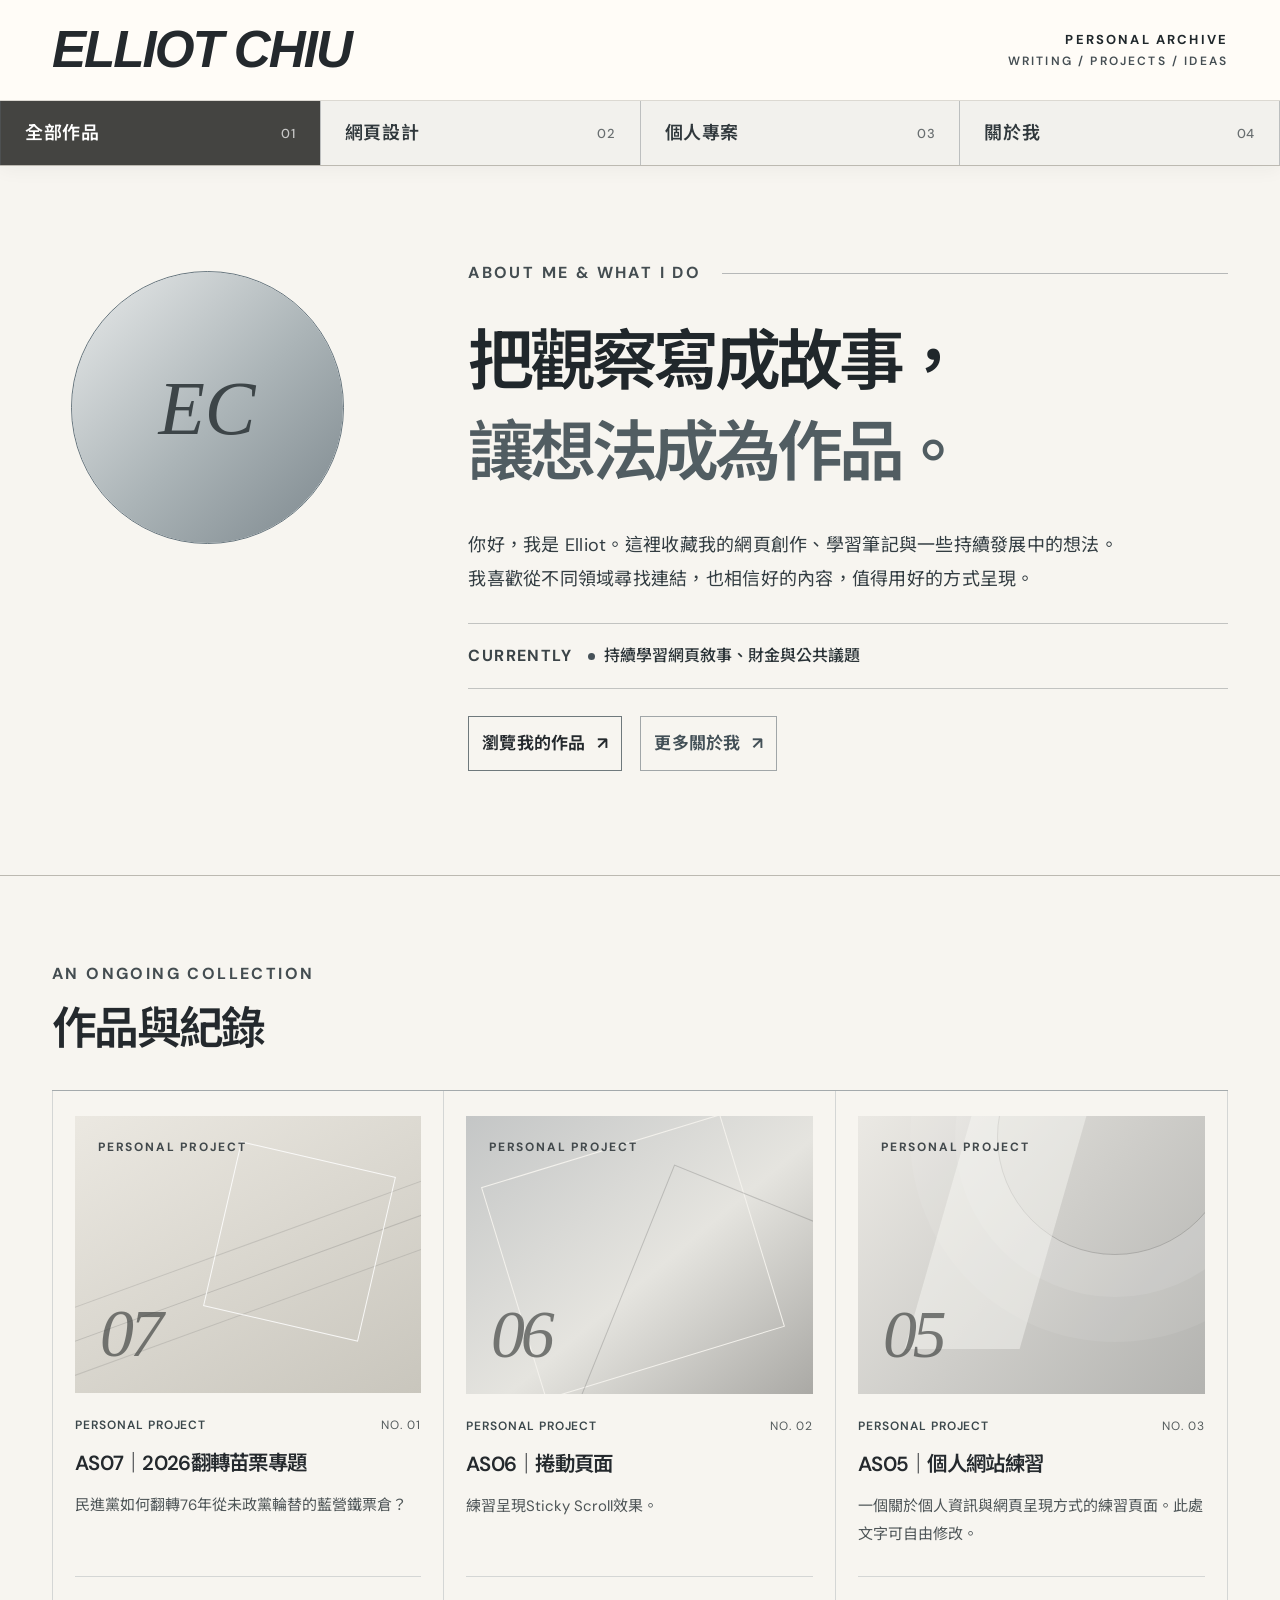
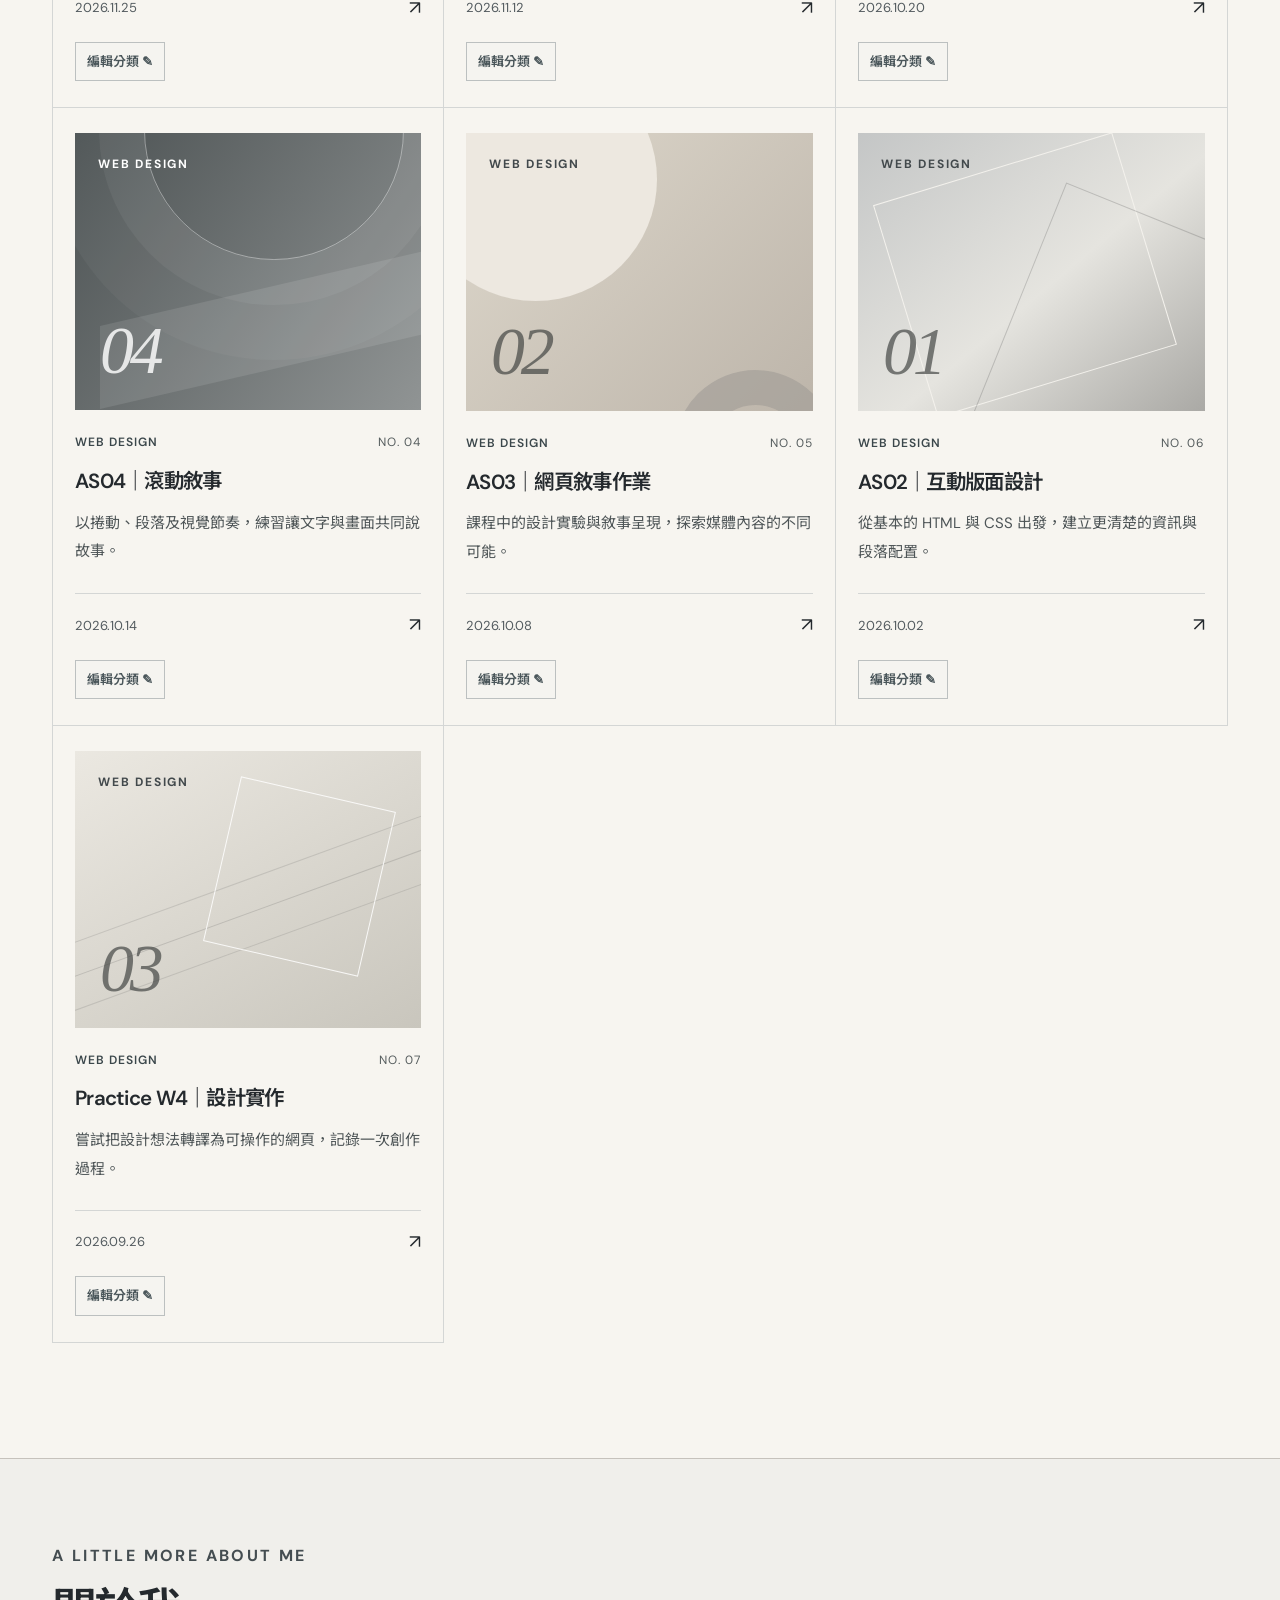
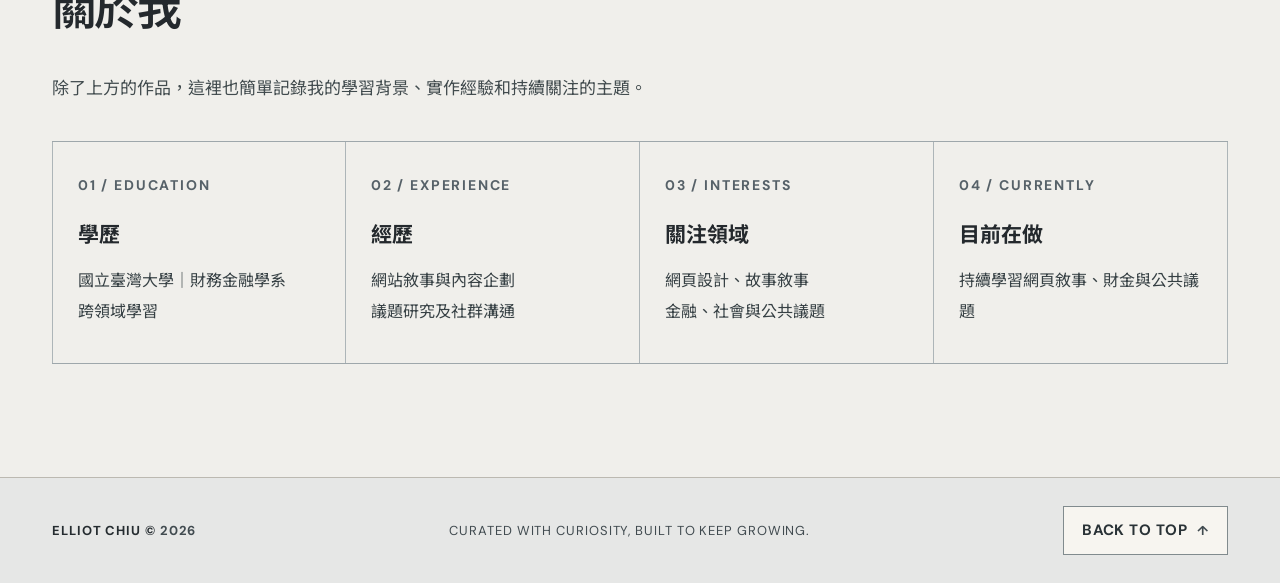
<file: index.html>
<!DOCTYPE html>
<html lang="zh-Hant"><head><meta charset="UTF-8"><meta name="viewport" content="width=device-width, initial-scale=1"><meta name="theme-color" content="#f7f5f0"><meta name="description" content="Elliot Chiu 的個人網站、作品紀錄與學習筆記。"><title>Elliot Chiu — Personal Archive</title>
<link rel="preconnect" href="https://fonts.googleapis.com"><link rel="preconnect" href="https://fonts.gstatic.com" crossorigin><link href="https://fonts.googleapis.com/css2?family=DM+Sans:wght@400;500;600;700&family=Noto+Sans+TC:wght@400;500;600;700&display=swap" rel="stylesheet"><style>
:root{--paper:#f7f5f0;--cream:#fffcf7;--ink:#24292d;--muted:#596165;--line:#d4d6d5;--line-dark:#a2a8ab;--sans:"DM Sans","Noto Sans TC",sans-serif}
*,*::before,*::after{box-sizing:border-box}html{scroll-behavior:smooth;scroll-padding-top:185px}body{margin:0;background:var(--paper);color:var(--ink);font-family:var(--sans);line-height:1.8;-webkit-font-smoothing:antialiased}a{color:inherit;text-decoration:none}button{font:inherit}button,a{ -webkit-tap-highlight-color:transparent} :focus-visible{outline:3px solid #434d55;outline-offset:3px}.container{width:min(1390px,calc(100% - 104px));margin-inline:auto}
/* 沿用現行米白背景、粗體斜字標與完整分割導覽 */
.site-header{position:sticky;top:0;z-index:100;box-shadow:0 4px 18px rgba(30,39,44,.045)}.masthead{background:rgba(255,252,247,.97);border-bottom:1px solid #dcd9d2;backdrop-filter:blur(12px)}.masthead__top{min-height:100px;padding-block:12px;display:flex;align-items:center;justify-content:space-between;gap:24px}.wordmark{display:inline-block;white-space:nowrap;font-family:"Arial Black",Arial,sans-serif;font-size:clamp(32px,4vw,54px);font-weight:900;font-style:italic;letter-spacing:-.04em;line-height:1.1;color:#24292d}.masthead__detail{text-align:right;color:#454e53;font-size:12px;line-height:1.8;letter-spacing:.18em;font-weight:600}.masthead__detail strong{display:block;font-size:13px;color:#20282c}.nav-rail{background:#f0efeb;border-bottom:1px solid #bcb9b1}.nav-items{display:flex;align-items:stretch;overflow-x:auto;width:100%;scrollbar-width:thin}.nav-items::-webkit-scrollbar{height:4px}.nav-items::-webkit-scrollbar-thumb{background:#798388}.nav-button{display:flex;flex:1 0 0;min-width:170px;align-items:center;justify-content:space-between;border:0;border-left:1px solid rgba(93,103,110,.36);background:rgba(255,255,255,.10);color:#30383c;padding:16px 24px;text-align:left;font-size:18px;font-weight:600;letter-spacing:.035em;cursor:pointer;transition:background .2s,color .2s}.nav-button:last-child{border-right:1px solid rgba(93,103,110,.36)}.nav-button:hover{background:#e8e6e1}.nav-button.is-active{color:#fff;background:#444441}.nav-button__num{font-size:13px;opacity:.7;margin-left:16px;font-weight:500}
.hero{position:relative;padding:93px 0 104px;border-bottom:1px solid #bcb9b1;background:var(--paper)}.hero-grid{display:grid;grid-template-columns:minmax(215px,310px) minmax(0,1fr);gap:clamp(60px,8.3vw,144px);align-items:start}.profile-side{padding:12px 0 0;display:flex;flex-direction:column;align-items:center}.avatar-shell{position:relative;width:min(100%,273px);aspect-ratio:1;border-radius:50%;padding:0;border:1.5px solid #68767e;background:#d9dee0;overflow:hidden;box-shadow:none}.avatar{width:100%;height:100%;border-radius:50%;overflow:hidden;display:grid;place-items:center;background:linear-gradient(135deg,#e9ebeb,#abb4b7 54%,#7c878d);color:#3d4548;font:italic 400 76px/1 Georgia,serif;box-shadow:none}.avatar img{width:100%;height:100%;display:block;object-fit:cover}.hero-content{min-width:0}.eyebrow{margin:0;color:#444d51;font-size:16px;font-weight:700;letter-spacing:.15em}.hero-content__overline{display:flex;align-items:center;gap:21px}.hero-content__overline::after{content:"";height:1px;flex:1;background:rgba(60,70,77,.35)}.hero-title{margin:29px 0;font-size:clamp(43px,5.15vw,78px);font-weight:600;letter-spacing:-.065em;line-height:1.38;color:#20272b}.hero-title em{font-style:normal;color:#515d62}.hero-description{max-width:750px;font-size:18px;color:#333d42;line-height:1.9;letter-spacing:.015em;white-space:pre-line}.status-line{display:flex;align-items:baseline;flex-wrap:wrap;gap:16px;margin-top:26px;padding:18px 0;border-top:1px solid rgba(72,80,85,.3);border-bottom:1px solid rgba(72,80,85,.3)}.status-line__label{white-space:nowrap;color:#3b4448;font-size:16px;font-weight:700;letter-spacing:.09em}.status-line__text{font-size:16px;font-weight:500;color:#293236}.status-dot{display:inline-block;width:7px;height:7px;margin-right:9px;vertical-align:middle;border-radius:50%;background:#465158}.hero-actions{display:flex;align-items:center;flex-wrap:wrap;gap:18px;margin-top:27px}.text-link{display:inline-flex;align-items:center;gap:12px;padding:11px 13px;border:1px solid #6f797c;font-size:17px;font-weight:650;letter-spacing:.01em;transition:background .2s}.text-link:hover{background:#e6e7e6}.text-link--secondary{color:#435057;border-color:#a1a6a8}
.portfolio{padding:84px 0 115px;background:var(--paper);scroll-margin-top:25px}.section-heading{display:flex;justify-content:space-between;align-items:end;gap:22px;margin-bottom:32px}.section-title{margin:11px 0 0;font-size:clamp(32px,3.5vw,51px);line-height:1.3;font-weight:600;letter-spacing:-.06em}.portfolio-rule{height:1px;background:#a4aaac}.card-grid{display:grid;grid-template-columns:repeat(3,minmax(0,1fr))}.work-card{min-width:0;display:flex;flex-direction:column;padding:25px 22px 26px;border-bottom:1px solid var(--line);border-right:1px solid var(--line);transition:background .25s}.work-card:nth-child(3n+1){border-left:1px solid var(--line)}.work-card:hover{background:#eae9e5}.work-card__main{display:flex;flex:1;flex-direction:column;min-width:0;cursor:pointer}.work-card__main:hover .cover-art__image{transform:scale(1.05)}.work-card__main:hover .card-arrow{transform:translate(3px,-3px)}.cover-art{position:relative;isolation:isolate;overflow:hidden;width:100%;aspect-ratio:5/4;background:#d2d1cd;display:flex;align-items:end;padding:25px}.cover-art::before,.cover-art::after{content:"";position:absolute;z-index:-1;pointer-events:none}.cover-art--stone{background:linear-gradient(130deg,#ebe9e4 0%,#b3b3b0 100%)}.cover-art--stone::before{width:68%;aspect-ratio:1;border:1px solid rgba(65,65,65,.2);border-radius:50%;top:-35%;right:-8%;box-shadow:0 0 0 42px rgba(255,255,255,.09),0 0 0 87px rgba(255,255,255,.07)}.cover-art--stone::after{width:33%;height:84%;background:rgba(249,248,244,.45);top:0;left:23%;transform:skew(-16deg)}.cover-art--fog{background:linear-gradient(140deg,#c4c6c6,#e5e4df 55%,#aaa9a5)}.cover-art--fog::before{width:72%;height:80%;top:11%;left:12%;border:1px solid #f4f2ed;transform:rotate(-17deg)}.cover-art--fog::after{width:67%;height:90%;top:30%;right:-11%;border:1px solid rgba(80,80,80,.25);transform:rotate(22deg)}.cover-art--sand{background:linear-gradient(135deg,#ded8cc,#bdb5aa)}.cover-art--sand::before{width:70%;aspect-ratio:1;background:#ede8e0;border-radius:50%;top:-27%;left:-15%}.cover-art--sand::after{width:47%;aspect-ratio:1;border:35px solid #a39f98;border-radius:50%;bottom:-44%;right:-7%;opacity:.65}.cover-art--ink{background:linear-gradient(125deg,#4d5354,#909494)}.cover-art--ink::before{width:75%;aspect-ratio:1;border:1px solid rgba(255,255,255,.4);border-radius:50%;top:-48%;left:20%;box-shadow:0 0 0 45px rgba(255,255,255,.05),0 0 0 100px rgba(255,255,255,.035)}.cover-art--ink::after{width:100%;height:30%;background:rgba(255,255,255,.1);bottom:15%;transform:skewY(-13deg)}.cover-art--linen{background:linear-gradient(150deg,#ebe8e1,#c9c6bd)}.cover-art--linen::before{width:200%;height:1px;background:rgba(90,90,90,.22);top:45%;left:-20%;transform:rotate(-20deg);box-shadow:0 32px 0 rgba(90,90,90,.18),0 -32px 0 rgba(90,90,90,.18)}.cover-art--linen::after{width:46%;height:61%;border:1px solid rgba(255,255,255,.85);right:12%;top:15%;transform:rotate(13deg)}.cover-art__image{position:absolute;inset:0;width:100%;height:100%;object-fit:cover;transition:transform .45s;z-index:0}.cover-art__label{position:absolute;left:23px;top:21px;z-index:1;font-size:12px;font-weight:700;letter-spacing:.15em;color:#42494c}.cover-art--ink .cover-art__label{color:#fff}.cover-art__title{position:relative;z-index:1;font:italic 400 clamp(52px,5.3vw,86px)/1 Georgia,serif;color:rgba(57,60,59,.66);letter-spacing:-.06em}.cover-art--ink .cover-art__title{color:rgba(255,255,255,.82)}.cover-art.has-image .cover-art__label,.cover-art.has-image .cover-art__title{display:none}.card-meta{display:flex;align-items:center;justify-content:space-between;gap:15px;margin:22px 0 12px;font-size:12px;color:#555c5d;letter-spacing:.08em}.card-meta__category{color:#3b474b;font-weight:600}.card-title{font-size:clamp(19px,1.6vw,23px);line-height:1.5;font-weight:600;letter-spacing:-.035em;margin:0}.card-description{margin:12px 0 27px;font-size:15px;line-height:1.9;color:#4e5557;flex-grow:1}.card-bottom{display:flex;justify-content:space-between;align-items:center;padding-top:14px;border-top:1px solid var(--line);color:#525a5e;font-size:13px}.card-arrow{display:inline-flex;align-items:center;justify-content:center;font-size:19px;color:var(--ink);transition:transform .25s}.empty-state{border:1px solid var(--line);text-align:center;padding:65px 20px;color:#555;font-size:16px}.empty-state[hidden]{display:none}
/* 自由勾選分類：僅瀏覽器本機記錄，下載 HTML 才可發布 */
.card-edit{position:relative;margin-top:17px}.card-edit__toggle{display:inline-flex;align-items:center;gap:8px;border:1px solid #bcc0c0;color:#4a565a;background:#f5f4f0;font-size:13px;font-weight:600;padding:7px 11px;cursor:pointer}.card-edit__toggle:hover{background:#e0e2e1}.category-popover{position:absolute;bottom:calc(100% + 7px);left:0;z-index:10;min-width:220px;background:#fffcf7;border:1px solid #aab0b2;box-shadow:0 10px 28px rgba(36,41,45,.15);padding:14px 17px}.category-popover[hidden]{display:none}.category-popover strong{display:block;font-size:14px;margin-bottom:7px}.category-popover label{display:flex;align-items:center;gap:9px;font-size:15px;cursor:pointer;padding:6px 0}.category-popover input{accent-color:#444d51;width:17px;height:17px}.category-popover small{display:block;color:#667075;font-size:12px;margin-top:6px;line-height:1.5}.export-strip{display:flex;align-items:center;justify-content:space-between;gap:16px;flex-wrap:wrap;padding:17px 20px;background:#ebece9;border:1px solid #c9cecd;margin-top:28px}.export-strip p{font-size:14px;color:#485257;margin:0}.export-strip button{border:1px solid #525d61;background:#424b4f;color:white;font-weight:650;padding:9px 15px;cursor:pointer}.export-strip button:hover{background:#293238}.export-strip[hidden]{display:none}
.about-details{padding:83px 0 113px;border-top:1px solid #c6c2bc;background:#f0efeb}.about-intro{max-width:820px;margin:12px 0 37px;font-size:17px;color:#414b4e;line-height:1.9}.about-grid{display:grid;grid-template-columns:repeat(4,minmax(0,1fr));border-top:1px solid #9ea7ab;border-bottom:1px solid #9ea7ab}.about-tile{padding:29px 25px 36px;min-height:210px;border-right:1px solid #adb5b8}.about-tile:first-child{border-left:1px solid #adb5b8}.about-tile__num{font-size:14px;font-weight:700;color:#566168;letter-spacing:.13em}.about-tile h3{margin:21px 0 15px;font-size:21px;line-height:1.4;font-weight:700}.about-tile p{margin:0;font-size:16px;line-height:1.95;white-space:pre-line;color:#364044}.footer{background:#e6e7e6;border-top:1px solid #bcb9b1}.footer-inner{display:flex;flex-wrap:wrap;align-items:center;justify-content:space-between;gap:12px 24px;padding:28px 0}.footer-inner span{font-size:13px;letter-spacing:.07em;color:#414b50}.footer-name{font-weight:700;color:#252c30!important}.back-top{display:inline-flex;align-items:center;gap:10px;border:1px solid #818b8e;padding:10px 18px;background:#f7f5f0;color:#293236;font-size:15px;font-weight:700;letter-spacing:.03em}.back-top:hover{background:#fff}
@media(max-width:1100px){.container{width:calc(100% - 72px)}.hero-grid{grid-template-columns:230px minmax(0,1fr);gap:54px}.hero-title{font-size:clamp(42px,5.4vw,62px)}.about-grid{grid-template-columns:repeat(2,minmax(0,1fr))}.about-tile:nth-child(odd){border-left:1px solid #adb5b8}.about-tile:nth-child(-n+2){border-bottom:1px solid #adb5b8}.card-grid{grid-template-columns:repeat(2,minmax(0,1fr))}.work-card:nth-child(3n+1){border-left:none}.work-card:nth-child(2n+1){border-left:1px solid var(--line)}}
@media(max-width:720px){html{scroll-padding-top:145px}.container{width:calc(100% - 38px)}.masthead__top{min-height:80px}.wordmark{font-size:30px}.masthead__detail{font-size:9px;letter-spacing:.09em}.masthead__detail strong{font-size:10px}.nav-button{flex:0 0 auto;min-width:146px;padding:12px 16px;font-size:16px}.nav-button__num{font-size:11px}.hero{padding:51px 0 63px}.hero-grid{grid-template-columns:1fr;gap:42px}.profile-side{padding:0;align-items:flex-start}.avatar-shell{width:156px}.avatar{font-size:50px}.hero-title{font-size:clamp(38px,9.5vw,59px);margin:19px 0}.eyebrow{font-size:14px}.hero-description{font-size:16px;line-height:1.8}.status-line{gap:9px;margin-top:22px}.status-line__label,.status-line__text{font-size:14px}.hero-actions{gap:11px}.text-link{font-size:15px;padding:9px 12px}.portfolio{padding:58px 0 72px}.card-grid{grid-template-columns:1fr}.work-card{border-left:1px solid var(--line)!important}.about-details{padding:58px 0 72px}.about-grid{grid-template-columns:1fr}.about-tile{min-height:0;padding:25px 23px 27px;border-left:1px solid #adb5b8;border-bottom:1px solid #adb5b8}.about-tile:last-child{border-bottom:0}.about-tile h3{margin:13px 0 9px}.about-intro{font-size:16px}.footer-inner{padding:25px 0}.back-top{margin-left:auto}}@media(max-width:390px){.masthead__detail{display:none}.wordmark{font-size:30px}}@media(prefers-reduced-motion:reduce){html{scroll-behavior:auto}*,*::before,*::after{transition:none!important}}
</style></head>
<body><div class="site-header"><header class="masthead"><div class="container masthead__top"><a href="#home" class="wordmark" aria-label="Elliot Chiu 首頁">ELLIOT CHIU</a><div class="masthead__detail"><strong>PERSONAL ARCHIVE</strong>WRITING / PROJECTS / IDEAS</div></div></header>
<nav class="nav-rail" aria-label="網站分類"><div class="container nav-items"><button class="nav-button is-active" type="button" data-filter="all" aria-pressed="true">全部作品 <span class="nav-button__num">01</span></button><button class="nav-button" type="button" data-filter="web" aria-pressed="false">網頁設計 <span class="nav-button__num">02</span></button><button class="nav-button" type="button" data-filter="personal" aria-pressed="false">個人專案 <span class="nav-button__num">03</span></button><button class="nav-button" type="button" data-scroll="about">關於我 <span class="nav-button__num">04</span></button></div></nav></div>
<main><section class="hero" id="home" aria-label="個人介紹"><div class="container hero-grid"><div class="profile-side"><div class="avatar-shell"><div class="avatar" id="avatar"><span id="avatarInitials">EC</span></div></div></div><div class="hero-content"><div class="hero-content__overline"><p class="eyebrow">ABOUT ME &amp; WHAT I DO</p></div><h1 class="hero-title" id="heroTitle">把觀察寫成故事，<br><em>讓想法成為作品。</em></h1><div class="hero-description" id="heroDescription"></div><div class="status-line"><span class="status-line__label">CURRENTLY</span><span class="status-line__text"><span class="status-dot"></span><span id="currentStatus"></span></span></div><div class="hero-actions"><a class="text-link" href="#works">瀏覽我的作品 <span aria-hidden="true">↗</span></a><a class="text-link text-link--secondary" href="#about">更多關於我 <span aria-hidden="true">↗</span></a></div></div></div></section>
<section class="portfolio" id="works" aria-label="作品與連結"><div class="container"><div class="section-heading"><div><p class="eyebrow">AN ONGOING COLLECTION</p><h2 class="section-title" id="worksHeading">作品與紀錄</h2></div></div><div class="portfolio-rule"></div><div class="card-grid" id="cardGrid"></div><div class="empty-state" id="emptyState" hidden>目前這個分類還沒有作品，之後會慢慢更新。</div><div class="export-strip" id="exportStrip" hidden><p>分類已在此瀏覽器修改。要正式更新公開首頁，下載新版 HTML 並上傳覆蓋 GitHub 根目錄的 index.html。</p><button id="exportBtn" type="button">↓ 下載更新版 HTML</button></div></div></section>
<section class="about-details" id="about" aria-label="關於我與學經歷"><div class="container"><div class="section-heading"><div><p class="eyebrow">A LITTLE MORE ABOUT ME</p><h2 class="section-title">關於我</h2></div></div><p class="about-intro">除了上方的作品，這裡也簡單記錄我的學習背景、實作經驗和持續關注的主題。</p><div class="about-grid"><div class="about-tile"><span class="about-tile__num">01 / EDUCATION</span><h3>學歷</h3><p id="education"></p></div><div class="about-tile"><span class="about-tile__num">02 / EXPERIENCE</span><h3>經歷</h3><p id="experience"></p></div><div class="about-tile"><span class="about-tile__num">03 / INTERESTS</span><h3>關注領域</h3><p id="interests"></p></div><div class="about-tile"><span class="about-tile__num">04 / CURRENTLY</span><h3>目前在做</h3><p id="statusDetail"></p></div></div></div></section></main>
<footer class="footer"><div class="container footer-inner"><span class="footer-name">ELLIOT CHIU © <span id="year"></span></span><span>CURATED WITH CURIOSITY, BUILT TO KEEP GROWING.</span><a href="#home" class="back-top">BACK TO TOP <span aria-hidden="true">↑</span></a></div></footer>
<!--【編輯區 A】個人介紹，與目前公開網站的資料一致 -->
<script id="profile-data" type="application/json">{"initials": "EC", "photo": "", "headlineFirst": "把觀察寫成故事，", "headlineSecond": "讓想法成為作品。", "introduction": "你好，我是 Elliot。這裡收藏我的網頁創作、學習筆記與一些持續發展中的想法。\n我喜歡從不同領域尋找連結，也相信好的內容，值得用好的方式呈現。", "status": "持續學習網頁敘事、財金與公共議題", "education": "國立臺灣大學｜財務金融學系\n跨領域學習", "experience": "網站敘事與內容企劃\n議題研究及社群溝通", "interests": "網頁設計、故事敘事\n金融、社會與公共議題"}</script>
<!--【編輯區 B】作品資料。categories 可複選 web / personal；也可在網頁勾選分類並匯出整份 HTML -->
<script id="works-data" type="application/json">[
  {
    "title": "AS07｜2026翻轉苗栗專題",
    "description": "民進黨如何翻轉76年從未政黨輪替的藍營鐵票倉？",
    "date": "2026-11-25",
    "categories": [
      "personal"
    ],
    "url": "as07/",
    "image": "",
    "style": "linen",
    "short": "07"
   },
   {
    "title": "AS06｜捲動頁面",
    "description": "練習呈現Sticky Scroll效果。",
    "date": "2026-11-12",
    "categories": [
      "personal"
    ],
    "url": "as06/",
    "image": "",
    "style": "fog",
    "short": "06"
  },
  {
    "title": "AS05｜個人網站練習",
    "description": "一個關於個人資訊與網頁呈現方式的練習頁面。此處文字可自由修改。",
    "date": "2026-10-20",
    "categories": [
      "personal"
    ],
    "url": "as05/",
    "image": "",
    "style": "stone",
    "short": "05"
  },
  {
    "title": "AS04｜滾動敘事",
    "description": "以捲動、段落及視覺節奏，練習讓文字與畫面共同說故事。",
    "date": "2026-10-14",
    "categories": [
      "web"
    ],
    "url": "as04/",
    "image": "",
    "style": "ink",
    "short": "04"
  },
  {
    "title": "Practice W4｜設計實作",
    "description": "嘗試把設計想法轉譯為可操作的網頁，記錄一次創作過程。",
    "date": "2026-09-26",
    "categories": [
      "web"
    ],
    "url": "practicew4/",
    "image": "",
    "style": "linen",
    "short": "03"
  },
  {
    "title": "AS03｜網頁敘事作業",
    "description": "課程中的設計實驗與敘事呈現，探索媒體內容的不同可能。",
    "date": "2026-10-08",
    "categories": [
      "web"
    ],
    "url": "as03/",
    "image": "",
    "style": "sand",
    "short": "02"
  },
  {
    "title": "AS02｜互動版面設計",
    "description": "從基本的 HTML 與 CSS 出發，建立更清楚的資訊與段落配置。",
    "date": "2026-10-02",
    "categories": [
      "web"
    ],
    "url": "as02/",
    "image": "",
    "style": "fog",
    "short": "01"
  }
]</script>
<script>

'use strict';
const profile=JSON.parse(document.getElementById('profile-data').textContent);
const originalWorks=JSON.parse(document.getElementById('works-data').textContent);
const STORAGE_KEY='elliot-homepage-v2-categories';
const validCats=['web','personal'];
const workKey=(item)=>item.url+'|'+item.title;
const overrides=(()=>{try{return JSON.parse(localStorage.getItem(STORAGE_KEY)||'{}')}catch{return {}}})();
const works=originalWorks.map(w=>({...w,categories:Array.isArray(overrides[workKey(w)])?overrides[workKey(w)].filter(c=>validCats.includes(c)):w.categories||[w.category].filter(Boolean)}));
const avatar=document.getElementById('avatar');
document.getElementById('avatarInitials').textContent=profile.initials;
if(profile.photo&&profile.photo.trim()){const img=document.createElement('img');img.src=profile.photo;img.alt='Elliot 的大頭照';img.addEventListener('load',()=>avatar.replaceChildren(img));}
document.getElementById('heroTitle').replaceChildren(document.createTextNode(profile.headlineFirst),document.createElement('br'),Object.assign(document.createElement('em'),{textContent:profile.headlineSecond}));
for(const [id,val] of Object.entries({heroDescription:profile.introduction,currentStatus:profile.status,statusDetail:profile.status,education:profile.education,experience:profile.experience,interests:profile.interests}))document.getElementById(id).textContent=val;
document.getElementById('year').textContent=new Date().getFullYear();
const orderedWorks=works.map((w,i)=>({...w,_index:i})).sort((a,b)=>b.date.localeCompare(a.date)||a._index-b._index);
const cardGrid=document.getElementById('cardGrid'),emptyState=document.getElementById('emptyState'),worksHeading=document.getElementById('worksHeading'),exportStrip=document.getElementById('exportStrip');
const names={web:'WEB DESIGN',personal:'PERSONAL PROJECT'},allowedStyles=new Set(['stone','fog','sand','ink','linen']);
let activeFilter='all';
function node(tag,cls,txt){const el=document.createElement(tag);if(cls)el.className=cls;if(txt!==undefined)el.textContent=txt;return el;}
function saveChanges(){const obj={};works.forEach(w=>{const old=originalWorks.find(o=>workKey(o)===workKey(w));const base=old.categories||[old.category].filter(Boolean);if(JSON.stringify(w.categories.slice().sort())!==JSON.stringify(base.slice().sort()))obj[workKey(w)]=w.categories;});try{localStorage.setItem(STORAGE_KEY,JSON.stringify(obj));}catch(e){console.warn('無法保存瀏覽器編輯草稿',e)}exportStrip.hidden=Object.keys(obj).length===0;}
function renderWorks(){const shown=activeFilter==='all'?orderedWorks:orderedWorks.filter(w=>w.categories.includes(activeFilter));cardGrid.replaceChildren();worksHeading.textContent=activeFilter==='all'?'作品與紀錄':activeFilter==='web'?'網頁設計':'個人專案';emptyState.hidden=shown.length>0;
shown.forEach((item,index)=>{const card=node('article','work-card');const link=node('a','work-card__main');link.href=item.url;link.setAttribute('aria-label','前往 '+item.title);if(/^https?:\/\//i.test(item.url)){link.target='_blank';link.rel='noopener noreferrer';}
const cover=node('div','cover-art cover-art--'+(allowedStyles.has(item.style)?item.style:'stone'));cover.append(node('span','cover-art__label',item.categories.map(c=>names[c]).join(' / ')||'SELECTED WORK'),node('span','cover-art__title',item.short||String(index+1).padStart(2,'0')));if(item.image&&item.image.trim()){const img=node('img','cover-art__image');img.src=item.image;img.alt=item.title+' 的預覽圖';img.loading='lazy';img.addEventListener('load',()=>cover.classList.add('has-image'));cover.append(img);}const meta=node('div','card-meta');meta.append(node('span','card-meta__category',item.categories.map(c=>names[c]).join(' / ')||'UNCATEGORIZED'),node('span','', 'NO. '+String(index+1).padStart(2,'0')));const title=node('h3','card-title',item.title),desc=node('p','card-description',item.description);const bottom=node('div','card-bottom'),date=node('time','',item.date.replaceAll('-','.'));date.dateTime=item.date;bottom.append(date,node('span','card-arrow','↗'));link.append(cover,meta,title,desc,bottom);
const editing=node('div','card-edit');const toggle=node('button','card-edit__toggle','編輯分類  ✎');toggle.type='button';toggle.setAttribute('aria-expanded','false');toggle.setAttribute('aria-label','編輯「'+item.title+'」的分類');const pop=node('div','category-popover');pop.hidden=true;pop.append(node('strong','', '顯示於哪些分類？'));for(const cat of validCats){const lbl=node('label');const cb=document.createElement('input');cb.type='checkbox';cb.checked=item.categories.includes(cat);cb.addEventListener('change',()=>{if(cb.checked){if(!item.categories.includes(cat))item.categories.push(cat)}else item.categories=item.categories.filter(x=>x!==cat);saveChanges();const open=pop.hidden===false;renderWorks();if(open && activeFilter==='all'){const same=[...cardGrid.querySelectorAll('.work-card')].find(c=>c.querySelector('.card-title')?.textContent===item.title);same?.querySelector('.card-edit__toggle')?.focus();}});lbl.append(cb,document.createTextNode(cat==='web'?'網頁設計':'個人專案'));pop.append(lbl);}pop.append(node('small','','勾選後僅本機變更；下載 HTML 才會更新公開網站。'));toggle.addEventListener('click',()=>{document.querySelectorAll('.category-popover').forEach(p=>{if(p!==pop){p.hidden=true;p.previousElementSibling?.setAttribute('aria-expanded','false')}});pop.hidden=!pop.hidden;toggle.setAttribute('aria-expanded',String(!pop.hidden));});editing.append(toggle,pop);card.append(link,editing);cardGrid.append(card);});}
document.addEventListener('click',ev=>{if(!ev.target.closest('.card-edit'))document.querySelectorAll('.category-popover').forEach(p=>{p.hidden=true;p.previousElementSibling?.setAttribute('aria-expanded','false')})});
function switchTo(filter){activeFilter=filter;document.querySelectorAll('.nav-button[data-filter]').forEach(btn=>{const yes=btn.dataset.filter===filter;btn.classList.toggle('is-active',yes);btn.setAttribute('aria-pressed',String(yes))});renderWorks();document.getElementById('works').scrollIntoView({behavior:'smooth'});}
document.querySelectorAll('.nav-button').forEach(btn=>btn.addEventListener('click',()=>{if(btn.dataset.scroll){document.getElementById(btn.dataset.scroll).scrollIntoView({behavior:'smooth'});return}switchTo(btn.dataset.filter)}));
// 匯出整份 index.html：資料寫回 JSON script，無需額外檔案或秘密金鑰。
document.getElementById('exportBtn').addEventListener('click',()=>{const cloned=document.documentElement.cloneNode(true);const data=cloned.querySelector('#works-data');const exported=originalWorks.map(orig=>{const current=works.find(w=>workKey(w)===workKey(orig));const {category,...rest}=orig;return {...rest,categories:current?current.categories:orig.categories||[orig.category].filter(Boolean)};});data.textContent=JSON.stringify(exported,null,2).replace(/</g,'\\u003c');const grid=cloned.querySelector('#cardGrid');grid.replaceChildren();cloned.querySelector('#emptyState').hidden=true;cloned.querySelector('#exportStrip').hidden=true;cloned.querySelector('#worksHeading').textContent='作品與紀錄';cloned.querySelectorAll('.nav-button[data-filter]').forEach(b=>{b.classList.toggle('is-active',b.dataset.filter==='all');b.setAttribute('aria-pressed',String(b.dataset.filter==='all'))});const blob=new Blob(['<!DOCTYPE html>\n'+cloned.outerHTML],{type:'text/html;charset=utf-8'});const url=URL.createObjectURL(blob);const a=document.createElement('a');a.href=url;a.download='index.html';document.body.append(a);a.click();a.remove();setTimeout(()=>URL.revokeObjectURL(url),1000);});
saveChanges();renderWorks();
</script></body></html>
</file>
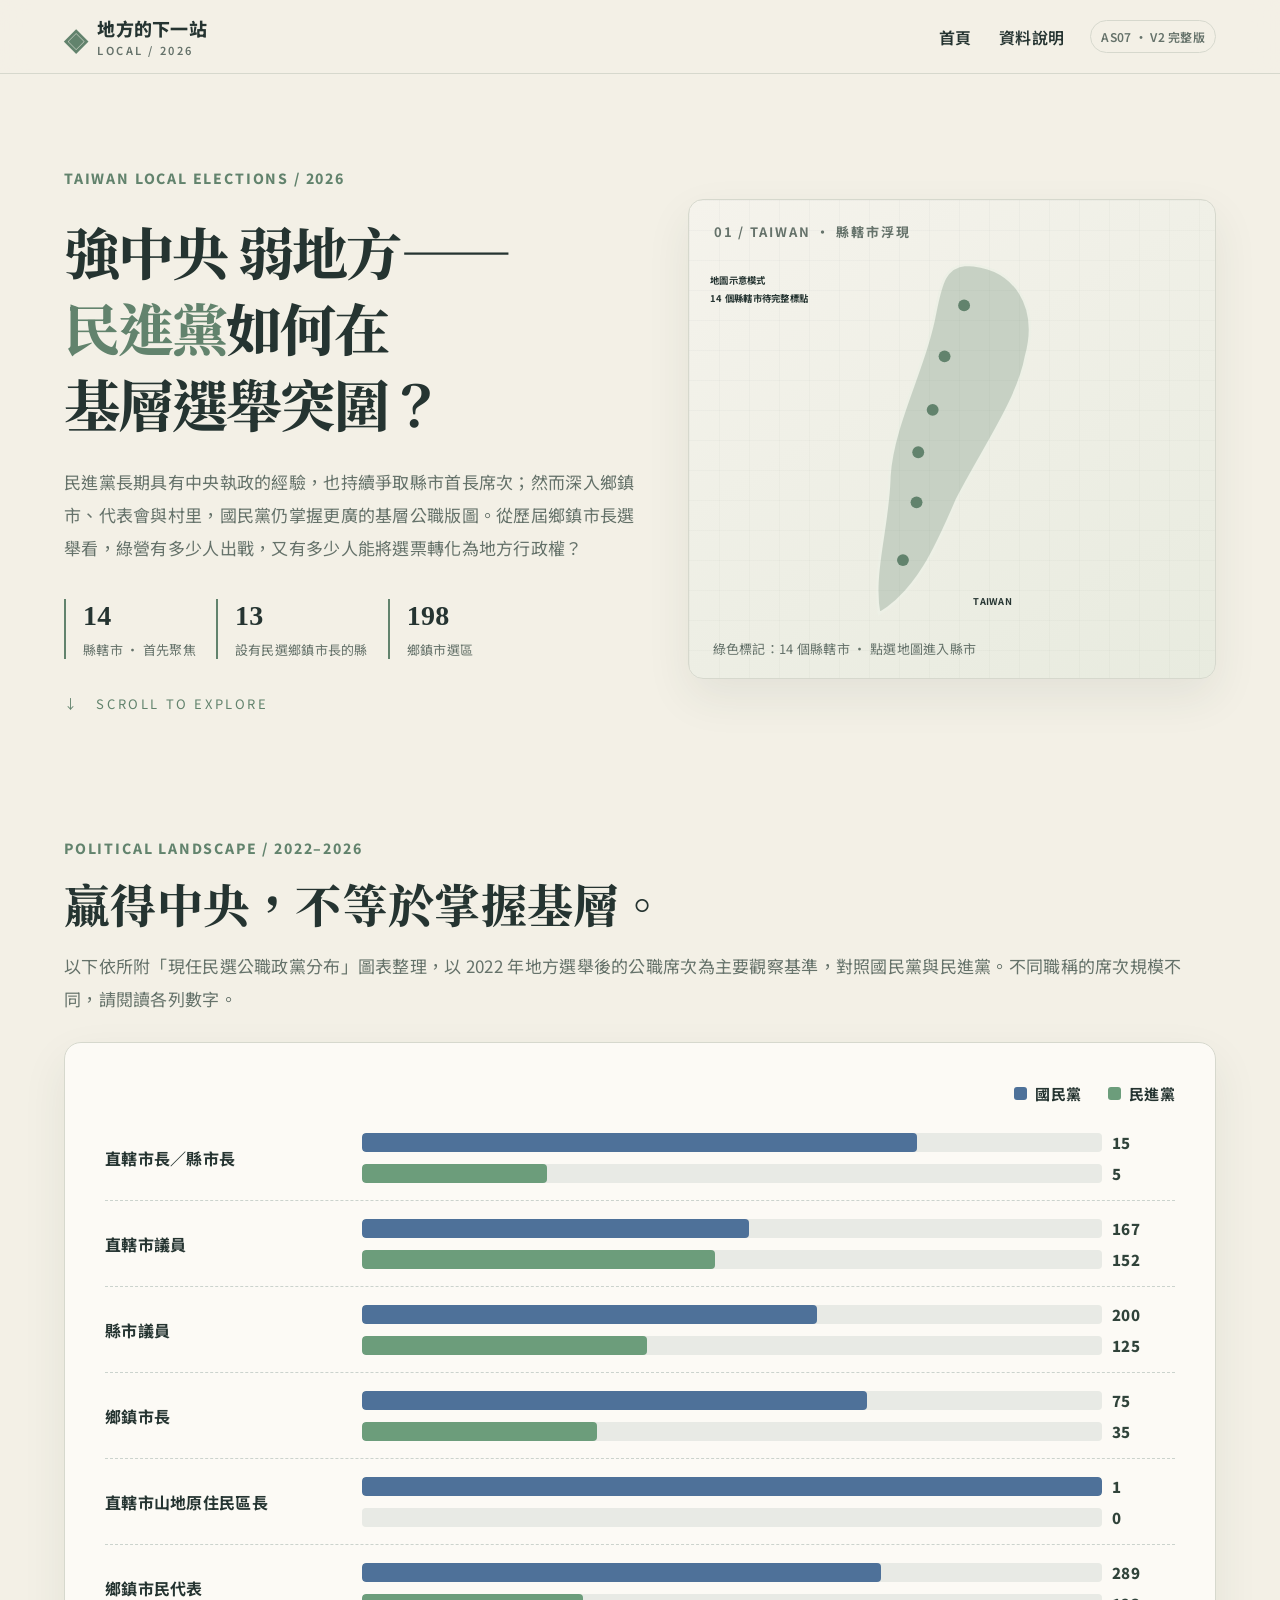
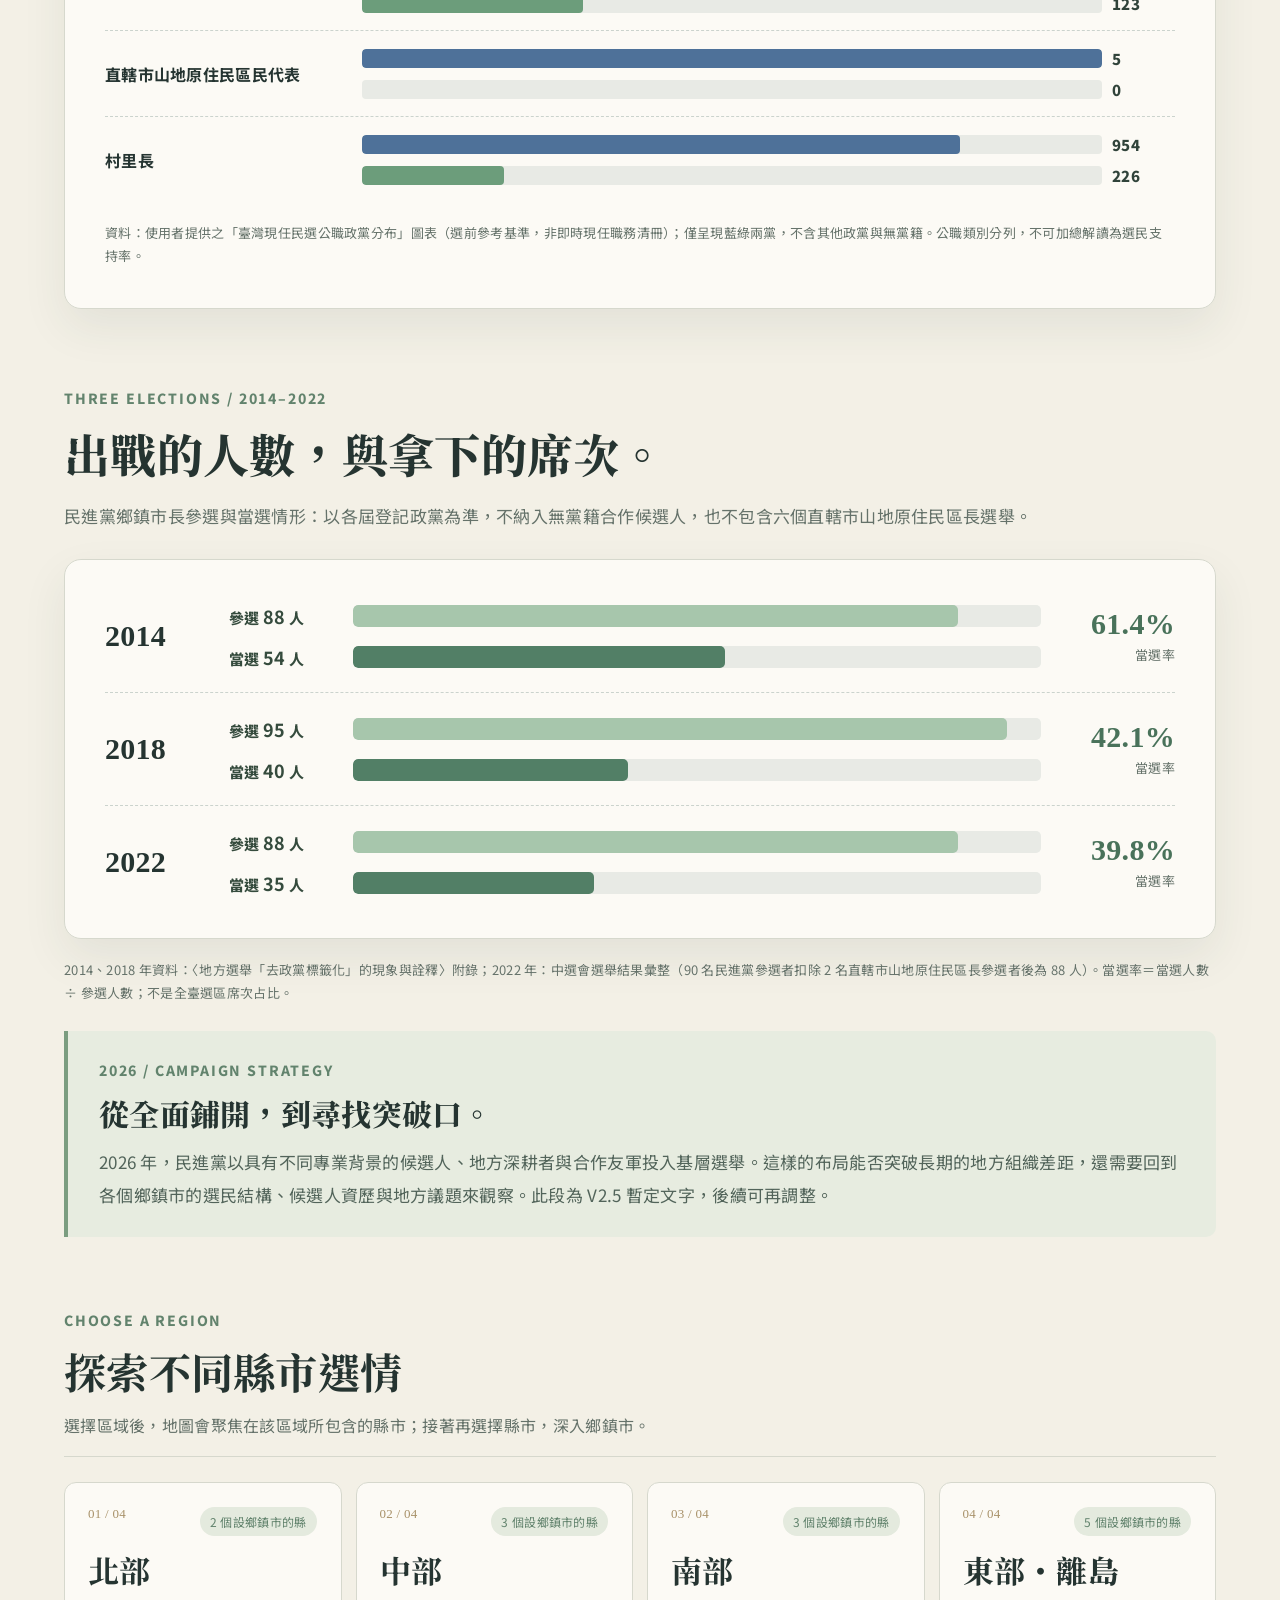
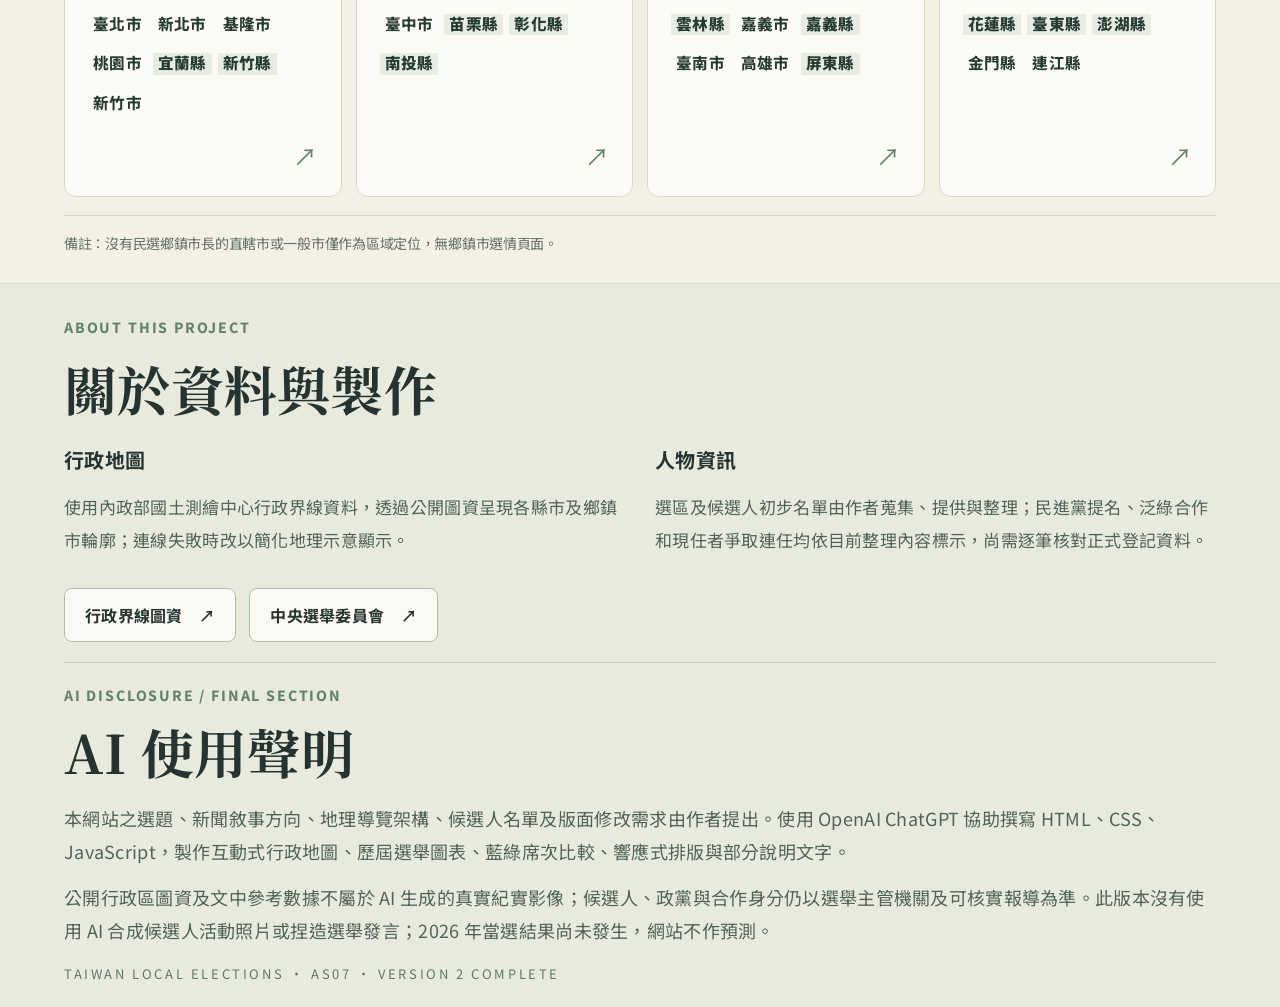
<file: 2026-dpp-local-elections/index.html>
<!doctype html>
<html lang="zh-Hant">
<head>
  <meta charset="utf-8">
  <meta name="viewport" content="width=device-width,initial-scale=1">
  <meta name="theme-color" content="#f3f0e6">
  <meta name="description" content="2026 地方選舉｜從縣轄市出發，探索鄉鎮市長選戰的互動敘事地圖。">
  <title>地方的下一站｜2026 鄉鎮市長選戰</title>
  <link rel="stylesheet" href="styles.css">
  <script defer src="app.js"></script>
</head>
<body>
  <header class="topbar">
    <a href="?" class="brand" data-route="home"><span class="brand-symbol">◈</span><span>地方的下一站 <small>LOCAL / 2026</small></span></a>
    <nav aria-label="主要導覽"><a href="?" data-route="home">首頁</a><a href="#method">資料說明</a><span class="nav-tag">AS07 · V2 完整版</span></nav>
  </header>
  <main id="app" tabindex="-1"></main>
  <footer id="method" class="footer">
   <div class="footer-content">
    <div class="about-inner"><span class="eyebrow">ABOUT THIS PROJECT</span><h2>關於資料與製作</h2>
     <div class="footer-cols"><div><strong>行政地圖</strong><p>使用內政部國土測繪中心行政界線資料，透過公開圖資呈現各縣市及鄉鎮市輪廓；連線失敗時改以簡化地理示意顯示。</p></div><div><strong>人物資訊</strong><p>選區及候選人初步名單由作者蒐集、提供與整理；民進黨提名、泛綠合作和現任者爭取連任均依目前整理內容標示，尚需逐筆核對正式登記資料。</p></div></div>
     <div class="footer-links"><a href="https://geo.maderaojen.me/" target="_blank" rel="noopener noreferrer">行政界線圖資 <span aria-hidden="true">↗</span></a><a href="https://www.cec.gov.tw/" target="_blank" rel="noopener noreferrer">中央選舉委員會 <span aria-hidden="true">↗</span></a></div>
    </div>
    <section class="ai-statement" aria-label="AI 使用聲明"><span class="eyebrow">AI DISCLOSURE / FINAL SECTION</span><h2>AI 使用聲明</h2><p>本網站之選題、新聞敘事方向、地理導覽架構、候選人名單及版面修改需求由作者提出。使用 OpenAI ChatGPT 協助撰寫 HTML、CSS、JavaScript，製作互動式行政地圖、歷屆選舉圖表、藍綠席次比較、響應式排版與部分說明文字。</p><p>公開行政區圖資及文中參考數據不屬於 AI 生成的真實紀實影像；候選人、政黨與合作身分仍以選舉主管機關及可核實報導為準。此版本沒有使用 AI 合成候選人活動照片或捏造選舉發言；2026 年當選結果尚未發生，網站不作預測。</p><span class="footer-bottom">TAIWAN LOCAL ELECTIONS · AS07 · VERSION 2 COMPLETE</span></section>
   </div>
  </footer>
</body>
</html>
</file>
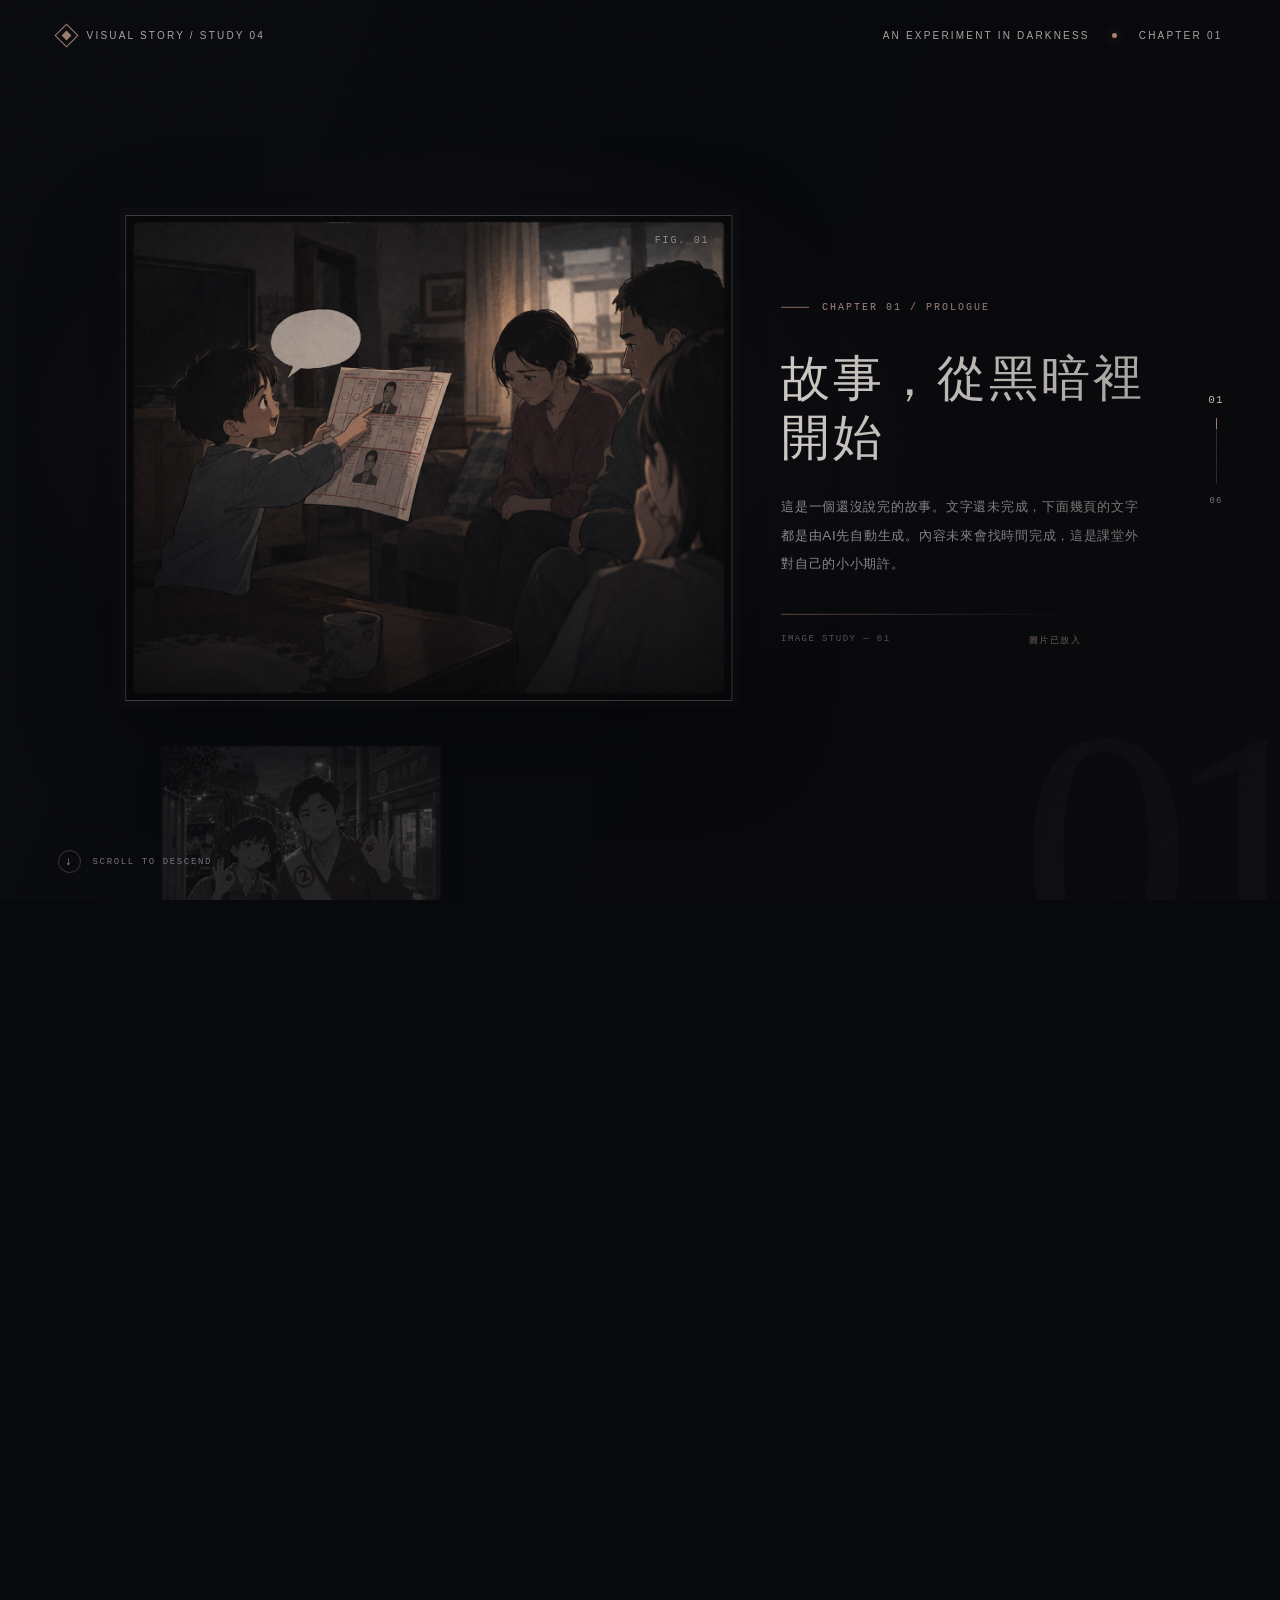
<file: as04/index.html>
<!DOCTYPE html>
<html lang="zh-Hant">
<head>
  <meta charset="UTF-8" />
  <meta name="viewport" content="width=device-width, initial-scale=1.0" />
  <meta name="theme-color" content="#08090c" />
  <title>暗色敘事網頁</title>
  <style>
    :root {
      --bg: #08090c;
      --paper: #e7e3dd;
      --muted: #8b8989;
      --dim: #55565b;
      --accent: #aa8273;
      --line: rgba(231, 227, 221, .14);
      --ease: cubic-bezier(.22, .72, .18, 1);
    }
    * { box-sizing: border-box; }
    html { background: var(--bg); scroll-behavior: smooth; }
    body {
      margin: 0;
      color: var(--paper);
      background: var(--bg);
      font-family: Inter, "Noto Sans TC", "PingFang TC", "Microsoft JhengHei", sans-serif;
      overflow-x: hidden;
      scrollbar-color: #55515a #090a0d;
    }
    body::before {
      content: "";
      position: fixed;
      inset: 0;
      z-index: 10;
      pointer-events: none;
      opacity: .13;
      background-image: url("data:image/svg+xml,%3Csvg viewBox='0 0 180 180' xmlns='http://www.w3.org/2000/svg'%3E%3Cfilter id='n'%3E%3CfeTurbulence type='fractalNoise' baseFrequency='.9' numOctaves='3' stitchTiles='stitch'/%3E%3C/filter%3E%3Crect width='100%25' height='100%25' filter='url(%23n)' opacity='.28'/%3E%3C/svg%3E");
      mix-blend-mode: soft-light;
    }
    .story-scroll { position: relative; height: 600vh; }
    .stage {
      position: sticky;
      top: 0;
      height: 100svh;
      min-height: 570px;
      overflow: hidden;
      isolation: isolate;
      background:
        radial-gradient(ellipse at 39% 48%, rgba(57, 52, 60, .21), transparent 44%),
        linear-gradient(112deg, #0b0c10 0%, #08090c 57%, #0c0b0e 100%);
    }
    .stage::after {
      content: "";
      position: absolute;
      inset: 0;
      pointer-events: none;
      z-index: 7;
      background: linear-gradient(90deg, transparent 0%, rgba(8,9,12,.06) 52%, rgba(8,9,12,.34) 100%);
    }
    .topbar {
      position: absolute;
      z-index: 8;
      top: 27px;
      left: 4.5vw;
      right: 4.5vw;
      display: flex;
      justify-content: space-between;
      align-items: center;
      color: #a8a4a0;
      font-size: 10px;
      letter-spacing: .22em;
      text-transform: uppercase;
    }
    .brand { display: flex; gap: 12px; align-items: center; }
    .brand-mark { width: 17px; height: 17px; border: 1px solid #9a7b70; transform: rotate(45deg); position: relative; }
    .brand-mark::after { content: ""; position: absolute; inset: 4px; background: #9a7b70; }
    .top-right { display: flex; gap: 22px; align-items: center; }
    .top-dot { width: 5px; height: 5px; border-radius: 50%; background: var(--accent); box-shadow: 0 0 12px rgba(170,130,115,.55); }

    .slide-main {
      position: absolute;
      inset: 0;
      display: grid;
      grid-template-columns: minmax(0, 1.28fr) minmax(300px, .82fr);
      align-items: center;
      gap: clamp(34px, 5vw, 90px);
      padding: 8.8vh 8.6vw 7vh 8.6vw;
      z-index: 3;
      transition: opacity .55s var(--ease), transform .75s var(--ease), filter .55s var(--ease);
    }
    .visual-wrap {
      position: relative;
      width: 100%;
      height: min(66vh, 690px);
      min-height: 350px;
      display: flex;
      align-items: center;
      justify-content: center;
      transform: translateX(1.2vw);
    }
    .visual-frame {
      position: relative;
      width: min(100%, 650px);
      height: auto;
      aspect-ratio: 5 / 4;
      max-height: 100%;
      overflow: hidden;
      background: #17171c;
      border: 1px solid rgba(218,207,195,.2);
      box-shadow: 0 30px 90px rgba(0,0,0,.35), 0 0 0 7px rgba(255,255,255,.012);
      isolation: isolate;
    }
    .visual-frame::before {
      content: "";
      position: absolute;
      inset: 0;
      z-index: 3;
      pointer-events: none;
      background: linear-gradient(180deg, rgba(7,8,11,.04) 15%, rgba(7,8,11,.02) 50%, rgba(7,8,11,.6) 100%), linear-gradient(90deg, rgba(6,7,10,.3), transparent 65%);
      box-shadow: inset 0 0 80px rgba(0,0,0,.36);
    }
    .visual-frame::after {
      content: "IMAGE PLACEHOLDER";
      position: absolute;
      left: 22px;
      bottom: 19px;
      z-index: 4;
      color: rgba(231,227,221,.44);
      font: 9px/1.2 ui-monospace, SFMono-Regular, Consolas, monospace;
      letter-spacing: .23em;
    }
    .visual-frame.image-loaded::after { display: none; }
    .art.image-art {
      background-size: cover;
      background-position: center;
      background-repeat: no-repeat;
    }
    .art.image-art::before, .art.image-art::after { display: none !important; }
    .art {
      position: absolute;
      inset: 0;
      overflow: hidden;
      background-color: #15151a;
      transition: background .6s ease;
    }
    .art::before, .art::after { content: ""; position: absolute; display: block; }
    .art-01 {
      background: radial-gradient(ellipse at 56% 34%, rgba(118,79,71,.52), transparent 4%, transparent 18%), radial-gradient(ellipse at 58% 33%, #553c3c 0%, #2a252c 17%, transparent 43%), linear-gradient(180deg, #1a1b22 0%, #2b252b 49%, #121318 100%);
    }
    .art-01::before { left: -8%; right: -8%; bottom: 15%; height: 25%; background: #111318; clip-path: polygon(0 65%, 14% 44%, 25% 55%, 36% 20%, 48% 47%, 64% 32%, 75% 57%, 88% 38%, 100% 58%, 100% 100%, 0 100%); }
    .art-01::after { width: 1px; height: 84%; left: 58%; top: 5%; background: rgba(218,188,167,.22); box-shadow: -130px 80px 0 rgba(218,188,167,.08), 95px 20px 0 rgba(218,188,167,.1); }
    .art-02 {
      background: radial-gradient(ellipse at 48% 39%, rgba(156,156,163,.5), transparent 5%, transparent 25%), linear-gradient(130deg, #25252c 0%, #15171e 42%, #0b1017 100%);
    }
    .art-02::before { inset: 8% 13%; border: 1px solid rgba(184,190,197,.22); transform: perspective(600px) rotateY(-12deg); box-shadow: 0 0 55px rgba(142,157,168,.07), inset 0 0 45px rgba(0,0,0,.7); }
    .art-02::after { width: 36%; height: 120%; left: 32%; top: -8%; background: linear-gradient(90deg, transparent, rgba(157,165,175,.11), transparent); transform: skewX(-13deg); }
    .art-03 {
      background: radial-gradient(circle at 64% 30%, #b3a9a0 0%, #756c6b 3%, rgba(91,87,93,.58) 12%, transparent 28%), linear-gradient(180deg, #26252d 0%, #4a444a 50%, #16171c 100%);
    }
    .art-03::before { left: -10%; right: -10%; height: 45%; bottom: -3%; background: linear-gradient(160deg, #242329, #111217); clip-path: polygon(0 70%, 19% 41%, 31% 56%, 48% 23%, 61% 49%, 72% 36%, 100% 66%, 100% 100%, 0 100%); }
    .art-03::after { left: 0; right: 0; bottom: 42%; height: 1px; background: rgba(229,219,211,.15); box-shadow: 0 12px 38px 15px rgba(199,184,176,.07); }
    .art-04 {
      background: radial-gradient(ellipse at 50% 60%, rgba(107,76,90,.43), transparent 30%), linear-gradient(140deg, #17151d, #28222d 52%, #0c0e13);
    }
    .art-04::before { inset: -18% 18%; border-left: 1px solid rgba(197,169,183,.28); border-right: 1px solid rgba(197,169,183,.13); transform: rotate(17deg); box-shadow: 55px 0 0 rgba(197,169,183,.03), -55px 0 0 rgba(197,169,183,.03); }
    .art-04::after { width: 7%; height: 65%; top: 16%; left: 49%; background: linear-gradient(180deg, transparent, rgba(195,158,174,.2), transparent); filter: blur(6px); transform: rotate(17deg); }
    .art-05 {
      background: radial-gradient(ellipse at 37% 40%, rgba(108,115,96,.4), transparent 28%), linear-gradient(155deg, #1d211e, #111513 60%, #080a0c);
    }
    .art-05::before { left: 20%; right: 17%; bottom: 0; height: 67%; background: linear-gradient(90deg, #101310, #252925 48%, #111411); clip-path: polygon(20% 0, 74% 0, 100% 100%, 0 100%); opacity: .9; }
    .art-05::after { left: 48%; top: 0; height: 86%; width: 1px; background: rgba(194,190,165,.17); box-shadow: 70px 65px 0 rgba(194,190,165,.06), -60px 30px 0 rgba(194,190,165,.08); }
    .art-06 {
      background: radial-gradient(ellipse at 50% 45%, rgba(133,111,94,.4), transparent 5%, transparent 27%), linear-gradient(180deg, #17171b, #272329 51%, #08090c 100%);
    }
    .art-06::before { width: 42%; height: 42%; left: 29%; top: 27%; border: 1px solid rgba(192,168,146,.24); transform: rotate(45deg); box-shadow: 0 0 50px rgba(173,133,108,.09), inset 0 0 35px rgba(173,133,108,.04); }
    .art-06::after { width: 1px; height: 100%; left: 50%; top: 0; background: linear-gradient(transparent, rgba(192,168,146,.28), transparent); }
    .art-index { position: absolute; right: 22px; top: 19px; z-index: 4; color: rgba(231,227,221,.56); font: 10px ui-monospace, monospace; letter-spacing: .18em; }
    .frame-corner { position: absolute; z-index: 5; width: 18px; height: 18px; border-color: rgba(205,174,157,.64); border-style: solid; pointer-events: none; }
    .frame-corner.tl { top: -5px; left: -5px; border-width: 1px 0 0 1px; }
    .frame-corner.br { right: -5px; bottom: -5px; border-width: 0 1px 1px 0; }

    .copy {
      max-width: 450px;
      padding: 1vh 0 0;
      transform: translateY(1.2vh);
    }
    .chapter-label { display: flex; align-items: center; gap: 13px; margin-bottom: clamp(22px, 3.8vh, 38px); color: #b99a8c; font: 10px/1.5 ui-monospace, SFMono-Regular, Consolas, monospace; letter-spacing: .2em; text-transform: uppercase; }
    .chapter-label::before { content: ""; width: 28px; height: 1px; background: #997366; }
    h1 { margin: 0 0 25px; font-size: clamp(34px, 3.8vw, 59px); line-height: 1.22; font-weight: 400; letter-spacing: .06em; color: #e6e0da; }
    .story-copy { max-width: 370px; margin: 0; color: #9e9a9b; font-size: clamp(13px, 1.05vw, 15px); line-height: 2.15; letter-spacing: .055em; font-weight: 300; }
    .copy-rule { margin: 35px 0 19px; width: 100%; max-width: 290px; height: 1px; background: linear-gradient(90deg, rgba(174,138,122,.55), transparent); }
    .copy-bottom { display: flex; justify-content: space-between; max-width: 300px; color: #5e5d62; font: 9px ui-monospace, monospace; letter-spacing: .16em; }
    .copy-bottom span:last-child { color: #8a7268; }

    .scene-number {
      position: absolute;
      z-index: -1;
      right: -1.8vw;
      bottom: -10vh;
      color: rgba(225,218,209,.025);
      font: 400 clamp(180px, 27vw, 410px)/.8 Georgia, serif;
      letter-spacing: -.09em;
      pointer-events: none;
    }

    .ghost {
      position: absolute;
      z-index: 2;
      left: 9.5vw;
      width: clamp(190px, 28vw, 380px);
      height: 33vh;
      min-height: 160px;
      opacity: 0;
      pointer-events: none;
      transition: transform .85s var(--ease), opacity .7s var(--ease), filter .7s var(--ease);
      filter: grayscale(.65) blur(.8px);
    }
    .ghost .ghost-frame { position: relative; height: 100%; width: 100%; overflow: hidden; border: 1px solid rgba(218,207,195,.12); box-shadow: 0 12px 35px rgba(0,0,0,.25); }
    .ghost .ghost-art { position: absolute; inset: 0; }
    .ghost .ghost-caption { position: absolute; left: 15px; bottom: 12px; z-index: 2; color: rgba(231,227,221,.56); font: 9px ui-monospace, monospace; letter-spacing: .16em; }
    .ghost-prev { top: 0; transform: translateY(-84%) scale(.83); transform-origin: 50% 100%; }
    .ghost-next { bottom: 0; transform: translateY(84%) scale(.83); transform-origin: 50% 0%; }
    .ghost.visible { opacity: .34; filter: grayscale(.75) blur(.6px); }
    .ghost-prev.visible { transform: translateY(-48%) scale(.78); }
    .ghost-next.visible { transform: translateY(48%) scale(.78); }

    .side-index {
      position: absolute;
      z-index: 8;
      right: 4.4vw;
      top: 50%;
      transform: translateY(-50%);
      display: flex;
      flex-direction: column;
      align-items: center;
      gap: 12px;
      color: #777278;
      font: 9px ui-monospace, monospace;
      letter-spacing: .12em;
    }
    .index-line { position: relative; width: 1px; height: 66px; background: rgba(231,227,221,.15); overflow: hidden; }
    .index-fill { display: block; width: 100%; height: 16.66%; background: #a17a6b; transition: height .5s ease; }
    .side-index strong { font-size: 11px; color: #c6b3a7; font-weight: 400; }
    .scroll-hint { position: absolute; z-index: 8; left: 4.5vw; bottom: 27px; display: flex; align-items: center; gap: 12px; color: #777278; font: 9px ui-monospace, monospace; letter-spacing: .18em; }
    .scroll-arrow { width: 23px; height: 23px; border: 1px solid rgba(231,227,221,.2); border-radius: 50%; display: grid; place-items: center; color: #bd9b8a; font-size: 12px; animation: breathe 2.2s ease-in-out infinite; }
    .scroll-hint.is-end { opacity: .36; }
    @keyframes breathe { 0%,100% { transform: translateY(0); opacity: .75; } 50% { transform: translateY(4px); opacity: 1; } }

    .stage[data-changing="true"] .slide-main { opacity: .24; transform: translateY(13px); filter: blur(3px); }
    .stage[data-changing="true"] .visual-frame { transform: scale(.985); }
    .visually-hidden { position: absolute; width: 1px; height: 1px; padding: 0; margin: -1px; overflow: hidden; clip: rect(0,0,0,0); white-space: nowrap; border: 0; }

    @media (max-width: 900px) {
      .slide-main { grid-template-columns: minmax(0, 1.05fr) minmax(250px, .85fr); gap: 4vw; padding-left: 6vw; padding-right: 8vw; }
      .visual-wrap { height: 59vh; transform: none; }
      .ghost { left: 6vw; }
      .side-index { right: 2.5vw; }
      h1 { font-size: clamp(30px, 4.7vw, 45px); }
    }
    @media (max-width: 640px) {
      .stage { min-height: 630px; }
      .topbar { top: 19px; left: 6vw; right: 6vw; font-size: 8px; }
      .top-right { gap: 10px; }
      .top-right span:first-child { display: none; }
      .slide-main { display: flex; flex-direction: column; justify-content: center; gap: 24px; padding: 70px 9vw 63px; }
      .visual-wrap { width: 84%; height: 41vh; min-height: 260px; margin-left: -8%; }
      .copy { width: 82%; align-self: flex-end; padding: 0; transform: none; margin-top: -2vh; }
      .chapter-label { margin-bottom: 12px; font-size: 9px; }
      h1 { font-size: clamp(27px, 8vw, 38px); margin-bottom: 11px; }
      .story-copy { font-size: 12px; line-height: 1.85; }
      .copy-rule { margin: 17px 0 11px; }
      .copy-bottom { max-width: 100%; }
      .ghost { left: 8vw; width: 48vw; height: 20vh; min-height: 105px; }
      .ghost-prev.visible { transform: translateY(-35%) scale(.72); }
      .ghost-next.visible { transform: translateY(35%) scale(.72); }
      .side-index { right: 4vw; top: 40%; }
      .index-line { height: 42px; }
      .scroll-hint { left: 6vw; bottom: 18px; font-size: 8px; }
      .scene-number { bottom: -3vh; right: -2vw; font-size: 56vw; }
    }
    @media (prefers-reduced-motion: reduce) {
      *, *::before, *::after { scroll-behavior: auto !important; animation-duration: .01ms !important; transition-duration: .01ms !important; }
    }
  </style>
</head>
<body>
  <main class="story-scroll" id="storyScroll" aria-label="向下敘事網頁原型">
    <section class="stage" id="stage" aria-live="polite">
      <header class="topbar">
        <div class="brand"><span class="brand-mark" aria-hidden="true"></span><span>VISUAL STORY / STUDY 04</span></div>
        <div class="top-right"><span>AN EXPERIMENT IN DARKNESS</span><span class="top-dot" aria-hidden="true"></span><span id="topChapter">CHAPTER 01</span></div>
      </header>

      <div class="ghost ghost-prev" id="ghostPrev" aria-hidden="true"><div class="ghost-frame"><div class="ghost-art art art-01" id="prevArt"></div><span class="ghost-caption" id="prevCaption">01 / PREVIOUS TRACE</span></div></div>
      <div class="ghost ghost-next visible" id="ghostNext" aria-hidden="true"><div class="ghost-frame"><div class="ghost-art art art-02" id="nextArt"></div><span class="ghost-caption" id="nextCaption">02 / NEXT TRACE</span></div></div>

      <article class="slide-main" id="activeSlide">
        <div class="visual-wrap">
          <div class="visual-frame" id="visualFrame">
            <div class="art art-01" id="activeArt"></div>
            <span class="art-index" id="artIndex">FIG. 01</span>
            <span class="frame-corner tl" aria-hidden="true"></span>
            <span class="frame-corner br" aria-hidden="true"></span>
          </div>
        </div>
        <div class="copy" id="copyBlock">
          <div class="chapter-label" id="chapterLabel">CHAPTER 01 / PROLOGUE</div>
          <h1 id="sceneTitle">故事，從黑暗裡開始</h1>
          <p class="story-copy" id="sceneCopy">這裡先放一段暫定文字。等你決定故事主題後，可以把它改成旁白、事件描述，或一段刻意留白的句子。畫面會隨著捲動切換，文字也會一起變得清晰。</p>
          <div class="copy-rule"></div>
          <div class="copy-bottom"><span id="copyMeta">IMAGE STUDY — 01</span><span id="copyStatus">待替換內容</span></div>
        </div>
        <span class="scene-number" id="sceneNumber" aria-hidden="true">01</span>
      </article>

      <aside class="side-index" aria-label="故事進度">
        <strong id="currentIndex">01</strong>
        <span class="index-line"><i class="index-fill" id="indexFill"></i></span>
        <span id="totalIndex">06</span>
      </aside>
      <div class="scroll-hint" id="scrollHint"><span class="scroll-arrow" aria-hidden="true">↓</span><span>SCROLL TO DESCEND</span></div>
    </section>
  </main>
  <script>
    // 每幕圖片只要放進 images/，並命名 scene-01.png、scene-02.png……即可自動載入。
    // 不需要每次新增圖片就修改圖片路徑；只需把相同編號的 PNG 放進 images 資料夾。
    const scenes = [
      {
        number: '01', label: 'CHAPTER 01 / PROLOGUE', title: '故事，從黑暗裡開始', // 圖片放在 as04/images/scene-01.png
        copy: '這是一個還沒說完的故事。文字還未完成，下面幾頁的文字都是由AI先自動生成。內容未來會找時間完成，這是課堂外對自己的小小期許。',
        art: 'art-01', meta: 'IMAGE STUDY — 01', status: '圖片已放入'
      },
      {
        number: '02', label: 'CHAPTER 02 / THE THRESHOLD', title: '有些事，正在發生', // 圖片放在 as04/images/scene-02.png
        copy: '第二幕的文字占位。當這一幕成為主畫面，前一幕會退到上方，縮小、褪色；下一幕則從下方若隱若現地浮現。',
        art: 'art-02', meta: 'IMAGE STUDY — 02', status: '圖片已放入'
      },
      {
        number: '03', label: 'CHAPTER 03 / THE SILENCE', title: '沉默並不代表平靜',
        copy: '第三幕的文字占位。這裡可以描述一個場景、一個物件的運作方式，或故事裡逐漸浮現的線索。',
        art: 'art-03', meta: 'IMAGE STUDY — 03', status: '待替換內容'
      },
      {
        number: '04', label: 'CHAPTER 04 / THE FRACTURE', title: '裂縫開始擴大',
        copy: '第四幕的文字占位。每次向下捲動，圖片和文字會成套切換；前後兩幕以低彩度、低透明度的方式留在畫面邊緣。',
        art: 'art-04', meta: 'IMAGE STUDY — 04', status: '待替換內容'
      },
      {
        number: '05', label: 'CHAPTER 05 / THE DEPTH', title: '越往下，越看不清楚',
        copy: '第五幕的文字占位。正式製作時，可以讓六至八張圖有各自的視覺重點，但統一色調與構圖節奏，讓它們看起來屬於同一個故事。',
        art: 'art-05', meta: 'IMAGE STUDY — 05', status: '待替換內容'
      },
      {
        number: '06', label: 'CHAPTER 06 / AFTERIMAGE', title: '最後留下的，是痕跡',
        copy: '最後一幕的文字占位。走到這裡，前方不再有下一張圖；你也可以在正式版本中用一個收束句，讓故事停在最適合的位置。',
        art: 'art-06', meta: 'IMAGE STUDY — 06', status: '待替換內容'
      }
    ];

    const $ = (id) => document.getElementById(id);
    const stage = $('stage');
    const els = {
      topChapter: $('topChapter'), activeArt: $('activeArt'), artIndex: $('artIndex'), visualFrame: $('visualFrame'),
      chapterLabel: $('chapterLabel'), sceneTitle: $('sceneTitle'), sceneCopy: $('sceneCopy'),
      copyMeta: $('copyMeta'), copyStatus: $('copyStatus'), sceneNumber: $('sceneNumber'),
      currentIndex: $('currentIndex'), totalIndex: $('totalIndex'), indexFill: $('indexFill'),
      ghostPrev: $('ghostPrev'), ghostNext: $('ghostNext'), prevArt: $('prevArt'), nextArt: $('nextArt'),
      prevCaption: $('prevCaption'), nextCaption: $('nextCaption'), scrollHint: $('scrollHint')
    };
    let activeIndex = -1;
    let scrollQueued = false;
    els.totalIndex.textContent = String(scenes.length).padStart(2, '0');
    $('storyScroll').style.height = `${scenes.length * 100}vh`; // 場景數量改變時，自動調整捲動長度

    function setArtClass(element, artClass) {
      element.className = element.className.replace(/\bart-0[1-6]\b/g, '').trim();
      element.classList.add(artClass);
    }
    // 自動尋找 images/scene-編號.png。圖片還沒放入或路徑錯誤時，保留原本的抽象占位圖。
    let artRequestId = 0;
    function setSceneArt(element, scene) {
      const requestToken = String(++artRequestId);
      element.dataset.sceneRequest = requestToken;
      element.className = 'art';
      element.style.backgroundImage = '';
      element.classList.add(scene.art);
      if (element.id === 'activeArt') els.visualFrame.classList.remove('image-loaded');

      const imagePath = scene.image || `images/scene-${scene.number}.png`;
      const imageProbe = new Image();
      imageProbe.onload = () => {
        if (element.dataset.sceneRequest !== requestToken) return;
        element.className = 'art image-art';
        element.style.backgroundImage = `url("${imagePath}")`;
        if (element.id === 'activeArt') els.visualFrame.classList.add('image-loaded');
      };
      imageProbe.onerror = () => {
        if (element.dataset.sceneRequest !== requestToken) return;
        element.className = 'art';
        element.style.backgroundImage = '';
        element.classList.add(scene.art);
        if (element.id === 'activeArt') els.visualFrame.classList.remove('image-loaded');
      };
      imageProbe.src = imagePath;
    }
    function renderScene(index) {
      if (index === activeIndex) return;
      activeIndex = index;
      const scene = scenes[index];
      stage.dataset.changing = 'true';
      window.setTimeout(() => {
        els.topChapter.textContent = `CHAPTER ${scene.number}`;
        setSceneArt(els.activeArt, scene);
        els.artIndex.textContent = `FIG. ${scene.number}`;
        els.chapterLabel.textContent = scene.label;
        els.sceneTitle.textContent = scene.title;
        els.sceneCopy.textContent = scene.copy;
        els.copyMeta.textContent = scene.meta;
        els.copyStatus.textContent = scene.status;
        els.sceneNumber.textContent = scene.number;
        els.currentIndex.textContent = scene.number;
        els.indexFill.style.height = `${((index + 1) / scenes.length) * 100}%`;

        if (index > 0) {
          const prev = scenes[index - 1];
          setSceneArt(els.prevArt, prev);
          els.prevCaption.textContent = `${prev.number} / PREVIOUS TRACE`;
          els.ghostPrev.classList.add('visible');
        } else {
          els.ghostPrev.classList.remove('visible');
        }
        if (index < scenes.length - 1) {
          const next = scenes[index + 1];
          setSceneArt(els.nextArt, next);
          els.nextCaption.textContent = `${next.number} / NEXT TRACE`;
          els.ghostNext.classList.add('visible');
          els.scrollHint.classList.remove('is-end');
          els.scrollHint.querySelector('span:last-child').textContent = 'SCROLL TO DESCEND';
        } else {
          els.ghostNext.classList.remove('visible');
          els.scrollHint.classList.add('is-end');
          els.scrollHint.querySelector('span:last-child').textContent = 'END OF CURRENT STORY';
        }
        requestAnimationFrame(() => stage.dataset.changing = 'false');
      }, 130);
    }
    function updateFromScroll() {
      const vh = window.innerHeight || 1;
      const index = Math.max(0, Math.min(scenes.length - 1, Math.round(window.scrollY / vh)));
      renderScene(index);
      scrollQueued = false;
    }
    window.addEventListener('scroll', () => {
      if (!scrollQueued) {
        scrollQueued = true;
        requestAnimationFrame(updateFromScroll);
      }
    }, { passive: true });
    window.addEventListener('resize', updateFromScroll);
    renderScene(0);
  </script>
</body>
</html>
</file>
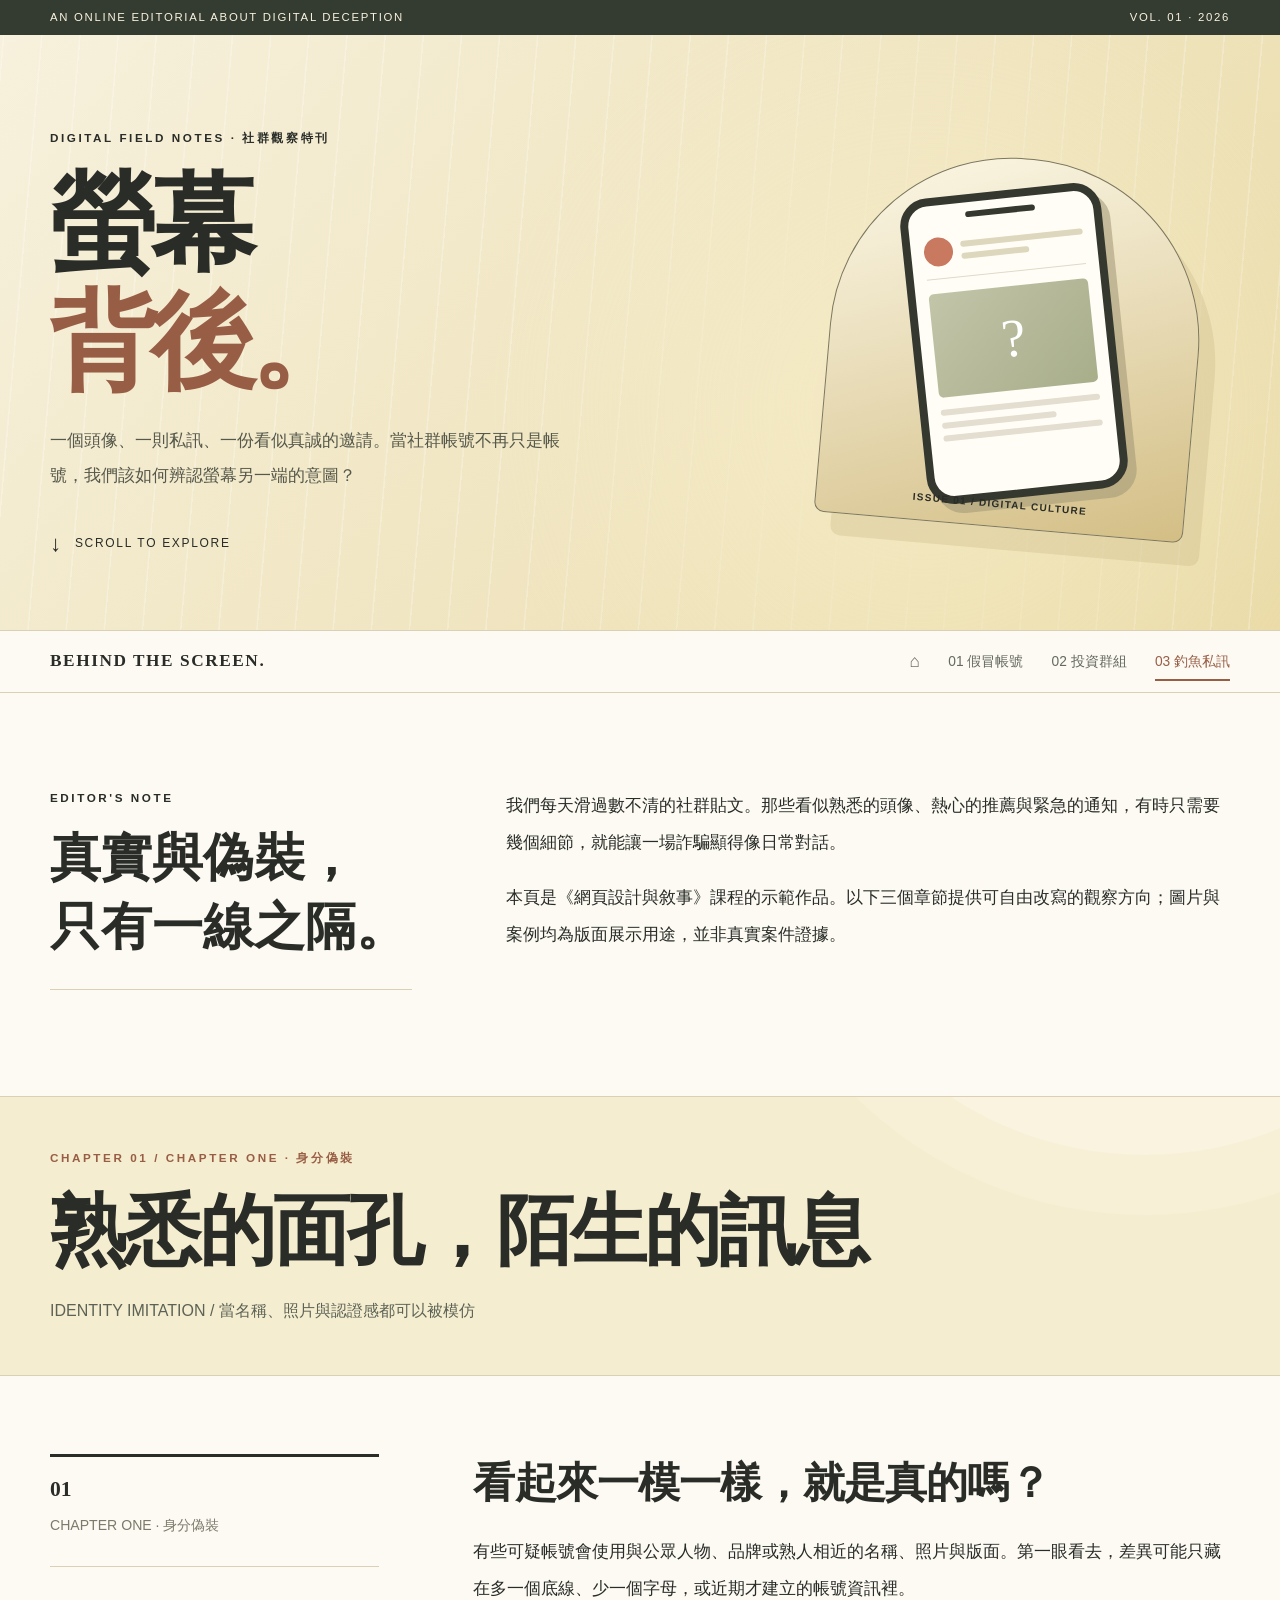
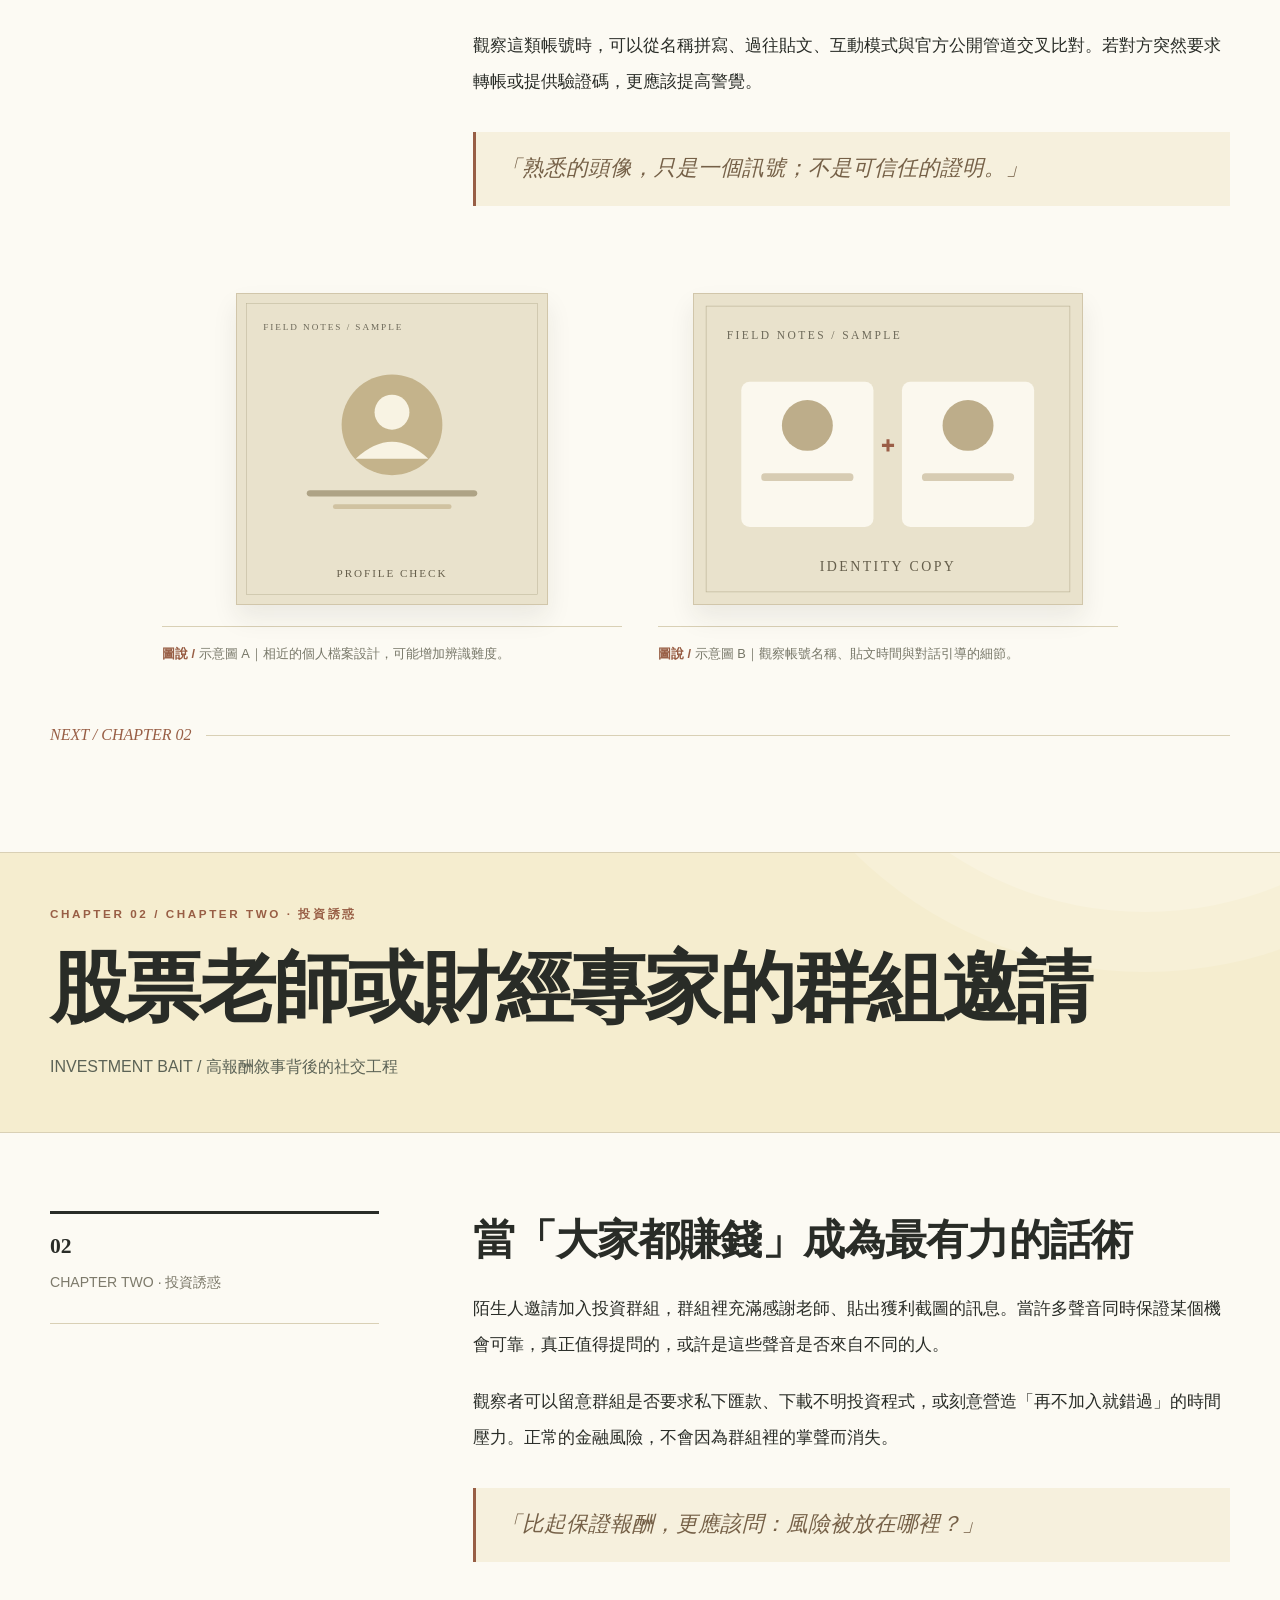
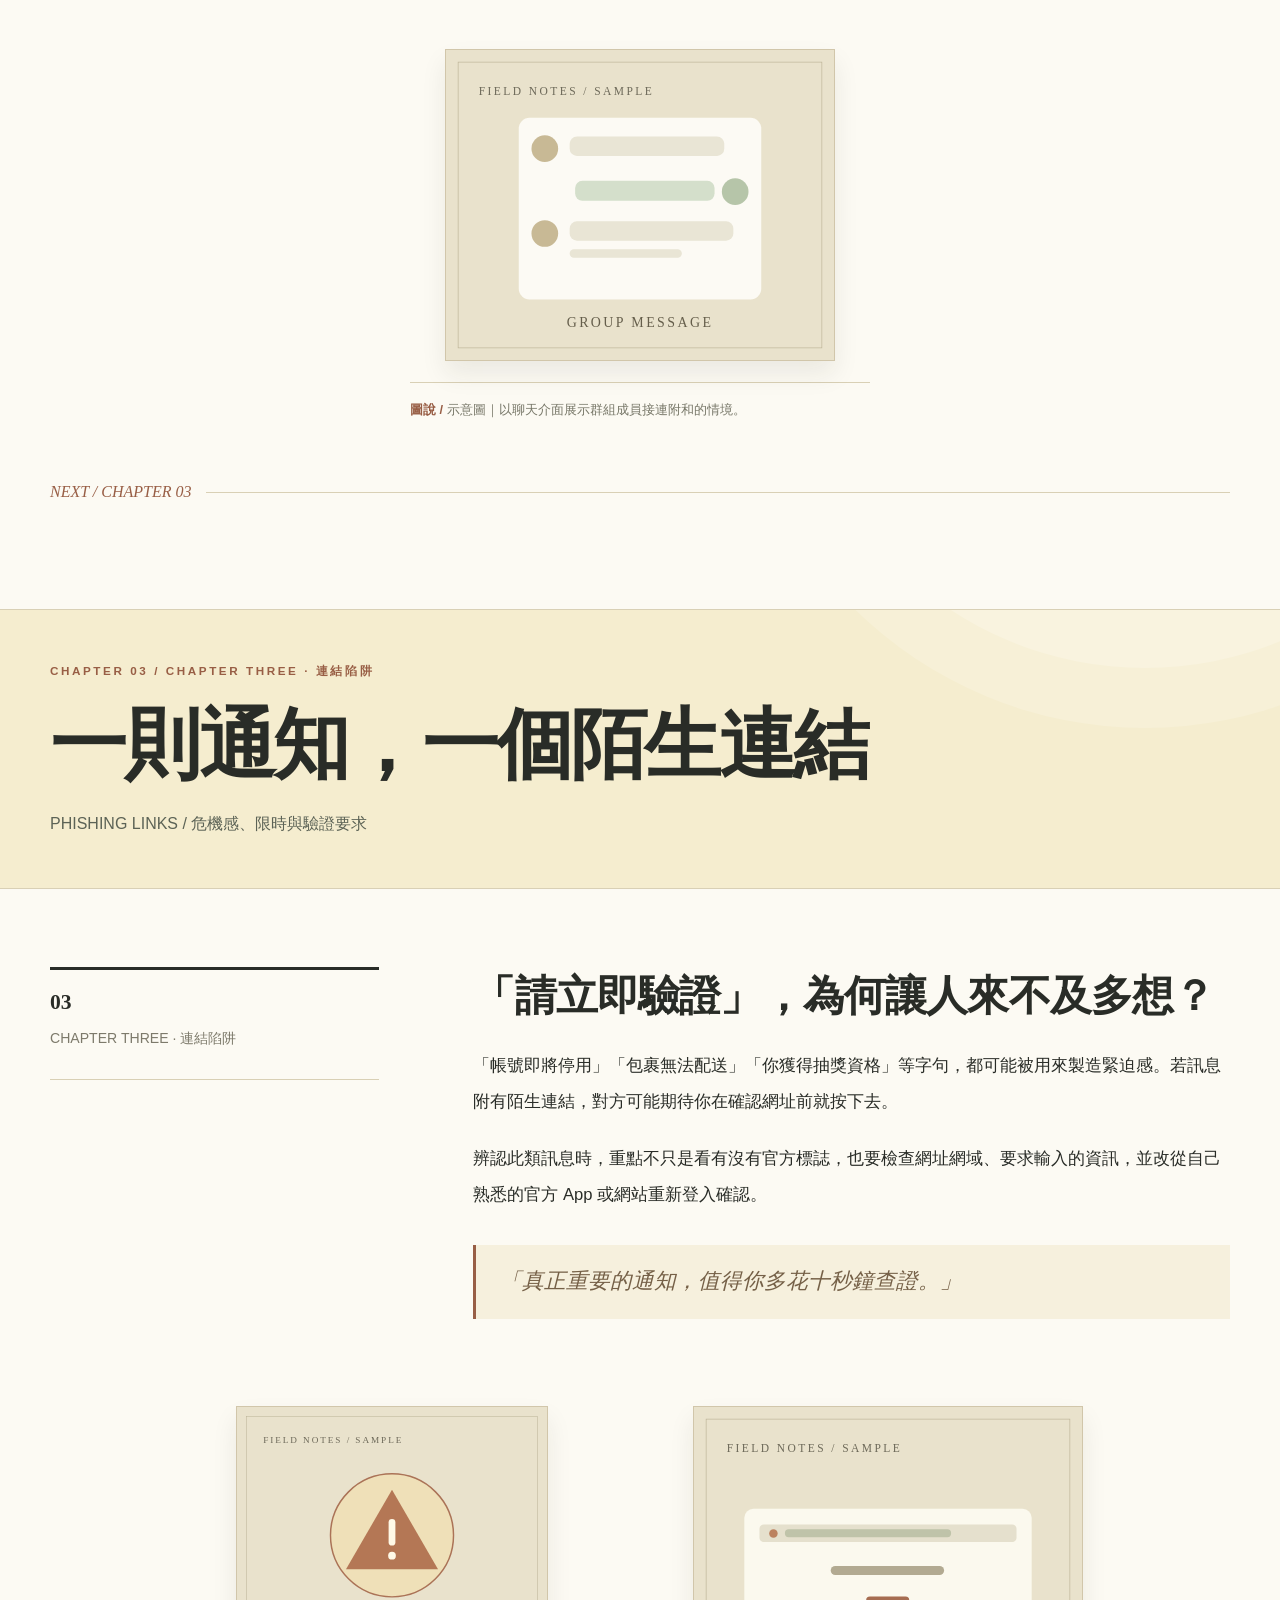
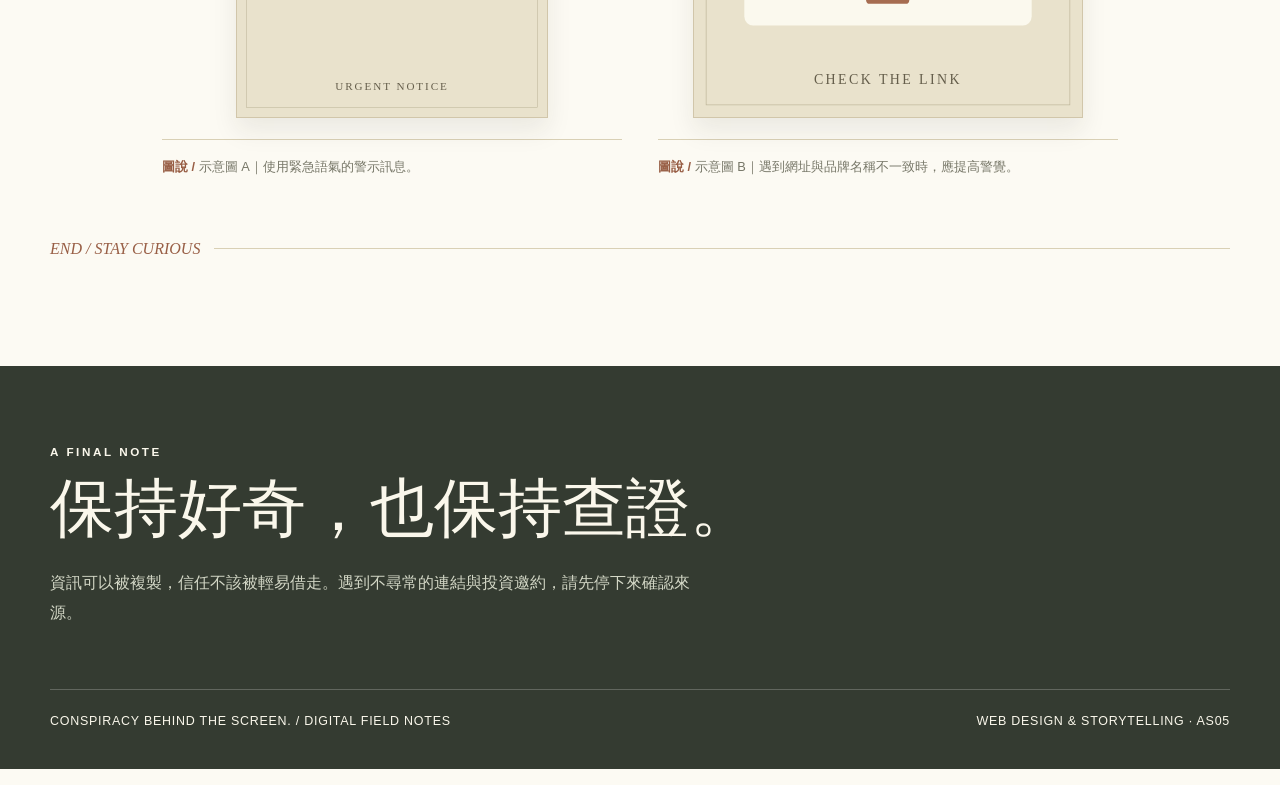
<file: as05/index.html>
<!doctype html>
<html lang="zh-Hant">
<head>
<meta charset="utf-8">
<meta name="viewport" content="width=device-width, initial-scale=1">
<meta name="description" content="社群帳號與詐騙話術的數位觀察誌，一份互動式網頁設計與敘事練習。">
<title>螢幕後的居心叵測｜社群詐騙觀察</title>
<style>
:root{--ivory:#fcfaf3;--cream:#f5edcf;--yellow:#eddca1;--ink:#292c27;--mute:#7d7a6b;--line:#d9d0b5;--rust:#985e45;--green:#4c604d;--nav-h:76px}
*{box-sizing:border-box}html{scroll-behavior:smooth;scroll-padding-top:calc(var(--nav-h) + 14px)}body{margin:0;color:var(--ink);background:var(--ivory);font-family:Arial,'Noto Sans TC','Microsoft JhengHei',sans-serif;line-height:1.85}a{color:inherit}button{font:inherit}::selection{background:#e7d18c;color:#292c27}.container{width:min(1180px,calc(100% - 72px));margin-inline:auto}.serif{font-family:Georgia,'Noto Serif TC','PMingLiU',serif}.eyebrow{font-size:.73rem;letter-spacing:.22em;font-weight:700;text-transform:uppercase}.topline{background:#343b31;color:#f9f3df;letter-spacing:.15em;font-size:.71rem}.topline .container{display:flex;justify-content:space-between;gap:16px;padding:7px 0}.hero{position:relative;overflow:hidden;background:linear-gradient(130deg,#f7f1dd 0%,#eadba8 100%);border-bottom:1px solid var(--line)}.hero::before{content:'';position:absolute;inset:-15% -5%;opacity:.27;background:radial-gradient(circle at 70% 60%,#fff8d6 0 10%,transparent 40%),repeating-linear-gradient(95deg,transparent 0 36px,#fff 37px 38px)}.hero-inner{position:relative;min-height:470px;padding:87px 0 66px;display:grid;grid-template-columns:1.25fr .75fr;gap:30px;align-items:center}.hero h1{font-size:clamp(3.3rem,8.3vw,7.1rem);font-weight:600;line-height:1.11;letter-spacing:-.055em;margin:14px 0 22px}.hero h1 span{display:block;color:var(--rust)}.hero-lead{font-size:1.08rem;max-width:520px;line-height:2;color:#55584a}.hero-illustration{aspect-ratio:1/1;position:relative;max-width:370px;width:100%;justify-self:center;border:1px solid #7c775f;border-radius:49% 49% 10px 10px;transform:rotate(5deg);background:linear-gradient(160deg,#fdf9e9,#d3be85);box-shadow:18px 22px 0 #c9b78455;display:grid;place-items:center}.hero-illustration::after{content:'ISSUE  01  /  DIGITAL CULTURE';font:600 10px Arial;letter-spacing:.13em;position:absolute;bottom:17px}.phone{width:55%;aspect-ratio:.66;border:8px solid #34382f;border-radius:28px;background:#fffdf6;transform:rotate(-11deg);box-shadow:8px 10px 0 #a3987790;overflow:hidden;padding:15px 13px}.phone-notch{height:6px;width:44%;border-radius:5px;background:#34382f;margin:-6px auto 17px}.profile{display:flex;gap:8px;align-items:center;border-bottom:1px solid #dfdac9;padding-bottom:12px}.avatar{height:29px;aspect-ratio:1;border-radius:50%;background:#c87960}.bars{flex:1;display:grid;gap:6px}.bars i{display:block;height:6px;border-radius:6px;background:#ddd7bd}.bars i:nth-child(2){width:55%}.post{margin-top:14px;height:40%;background:linear-gradient(135deg,#c2c5a8,#a8ad8a);border-radius:5px;display:grid;place-items:center;color:white;font:500 54px Georgia}.caption-bars{display:grid;gap:7px;margin-top:12px}.caption-bars i{height:6px;background:#e3decf;border-radius:4px}.caption-bars i:nth-child(2){width:72%}.nav{position:sticky;top:0;z-index:40;background:#fcfaf3ef;backdrop-filter:blur(14px);border-bottom:1px solid var(--line);transition:box-shadow .3s}.nav.scrolled{box-shadow:0 6px 24px #24291d16}.nav-inner{display:flex;align-items:center;justify-content:space-between;gap:18px;min-height:var(--nav-h)}.brand{font-family:Georgia,'Noto Serif TC',serif;font-weight:700;letter-spacing:.09em;text-decoration:none;white-space:nowrap;font-size:1.08rem}.navlinks{display:flex;gap:clamp(9px,2.2vw,32px);align-items:center}.navlinks a{font-size:.86rem;text-decoration:none;position:relative;color:#66695f;white-space:nowrap;transition:color .2s}.navlinks a::after{content:'';position:absolute;bottom:-7px;left:0;width:0;height:2px;background:var(--rust);transition:width .2s}.navlinks a:hover,.navlinks a:focus-visible,.navlinks a.active{color:var(--rust)}.navlinks a:hover::after,.navlinks a:focus-visible::after,.navlinks a.active::after{width:100%}.navlinks .backtop{font-size:1.1rem}.intro{padding:94px 0 106px;display:grid;grid-template-columns:1fr 2fr;gap:8%;align-items:start}.intro h2{font-size:clamp(2rem,4vw,3.2rem);line-height:1.35;margin:14px 0}.intro p{font-size:1.09rem;line-height:2.15;margin:0 0 17px}.rule{height:1px;background:var(--line);width:100%;margin-top:28px}.chapter-banner{position:relative;scroll-margin-top:var(--nav-h);overflow:hidden;background:var(--cream);border-top:1px solid var(--line);border-bottom:1px solid var(--line)}.chapter-banner::before{content:'';width:45%;position:absolute;right:-12%;top:-210%;aspect-ratio:1;border:1px solid #ffffffa6;border-radius:50%;box-shadow:0 0 0 65px #ffffff30,0 0 0 125px #ffffff29}.chapter-banner:nth-of-type(2n){background:#dfe2d2}.chapter-banner-inner{position:relative;min-height:270px;padding:50px 0;display:flex;flex-direction:column;align-items:flex-start;justify-content:center}.chapter-number{color:var(--rust)}.chapter-banner h2{font-size:clamp(2.45rem,6vw,5rem);line-height:1.24;letter-spacing:-.035em;margin:16px 0}.chapter-banner p{font-size:1rem;color:#5c6356;max-width:690px;margin:0}.chapter-content{padding:78px 0 108px}.article-top{display:grid;grid-template-columns:minmax(180px,1fr) minmax(0,2.3fr);gap:8%;align-items:start}.article-meta{border-top:3px solid var(--ink);padding-top:20px;color:var(--mute);font-size:.88rem}.article-meta strong{display:block;font:600 1.35rem Georgia,serif;color:var(--ink);margin-bottom:10px}.article-copy{max-width:780px}.article-copy h3{font:600 clamp(1.7rem,3.6vw,2.6rem)/1.4 Georgia,'Noto Serif TC',serif;margin:0 0 22px;letter-spacing:-.02em}.article-copy p{margin:0 0 21px;font-size:1.04rem;line-height:2.17}.pullquote{padding:18px 24px;margin:32px 0;border-left:3px solid var(--rust);background:#f6f0dd;color:#756047;font:italic 1.35rem/1.75 Georgia,'Noto Serif TC',serif}.gallery{width:min(100%,990px);margin:51px auto 58px;display:flex;align-items:flex-start;justify-content:center;gap:clamp(15px,3vw,36px)}.gallery figure{margin:0;min-width:0;flex:1;max-width:460px;text-align:center}.image-stage{height:320px;display:flex;align-items:center;justify-content:center;padding:4px}.image-stage img{display:block;max-width:100%;max-height:100%;width:auto;height:auto;object-fit:contain;border:1px solid #d1c6aa;box-shadow:0 13px 24px #27291c14;background:#efe8d2}.gallery figcaption{font-size:.8rem;color:#777768;text-align:left;line-height:1.7;padding-top:16px;border-top:1px solid var(--line);margin-top:17px}.gallery figcaption::before{content:'圖說  /  ';font-weight:700;color:var(--rust)}.figure-empty{height:250px;display:grid;place-items:center;background:#f1ead5;border:1px dashed #b1a380;color:#897f60}.editor-note{margin:30px auto 0;font-size:.83rem;color:var(--mute);text-align:center}.end-line{display:flex;align-items:center;gap:14px;color:var(--rust);font:italic 1rem Georgia;margin:62px 0 0}.end-line::after{content:'';height:1px;flex:1;background:var(--line)}.footer{background:#343b31;color:#faf7eb;padding:70px 0 35px}.footer h2{font:500 clamp(2.4rem,5vw,4rem) Georgia,'Noto Serif TC',serif;margin:0 0 15px}.footer p{color:#d3d7c6;max-width:650px}.footer-bottom{display:flex;justify-content:space-between;gap:16px;border-top:1px solid #ffffff38;margin-top:62px;padding-top:20px;font-size:.78rem;letter-spacing:.06em}.scroll-cue{margin-top:30px;font-size:.75rem;letter-spacing:.14em}.scroll-cue::before{content:'↓';margin-right:12px;font-size:1.4rem;vertical-align:middle}@media(max-width:750px){:root{--nav-h:65px}.container{width:min(100% - 36px,1180px)}.topline{font-size:.59rem}.hero-inner{grid-template-columns:1fr;min-height:0;padding:67px 0 75px}.hero h1{font-size:clamp(3.5rem,12vw,5rem)}.hero-illustration{max-width:230px;margin:10px 0 0;justify-self:end}.nav-inner{flex-wrap:wrap;gap:0;justify-content:center;padding:10px 0;min-height:unset}.brand{width:100%;text-align:center;font-size:.97rem}.navlinks{width:100%;justify-content:space-between;gap:8px;margin-top:6px}.navlinks a{font-size:.72rem}.intro{grid-template-columns:1fr;gap:22px;padding:65px 0}.chapter-banner-inner{min-height:230px;padding:38px 0}.chapter-content{padding:56px 0 75px}.article-top{grid-template-columns:1fr;gap:27px}.article-meta{padding-top:12px}.gallery{gap:16px;margin:34px auto 43px}.image-stage{height:260px}.gallery figcaption{font-size:.7rem}.footer-bottom{flex-direction:column}}@media(max-width:480px){.gallery{flex-direction:column;align-items:center;gap:30px}.gallery figure{width:100%;max-width:400px}.image-stage{height:auto;min-height:150px;max-height:380px}.image-stage img{max-height:370px}.topline .container span:last-child{display:none}.hero-illustration{max-width:185px}.intro p,.article-copy p{font-size:1rem}.navlinks a{font-size:.67rem}}@media(prefers-reduced-motion:reduce){html{scroll-behavior:auto}*,*::before,*::after{transition-duration:.01ms!important;animation-duration:.01ms!important}}
</style>
</head>
<body>
<div class="topline"><div class="container"><span>AN ONLINE EDITORIAL ABOUT DIGITAL DECEPTION</span><span>VOL. 01 · 2026</span></div></div>
<header class="hero" id="home"><div class="container hero-inner"><div><span class="eyebrow">DIGITAL FIELD NOTES · 社群觀察特刊</span><h1 class="serif">螢幕<span>背後。</span></h1><p class="hero-lead">一個頭像、一則私訊、一份看似真誠的邀請。當社群帳號不再只是帳號，我們該如何辨認螢幕另一端的意圖？</p><div class="scroll-cue">SCROLL TO EXPLORE</div></div><div class="hero-illustration" aria-hidden="true"><div class="phone"><div class="phone-notch"></div><div class="profile"><div class="avatar"></div><div class="bars"><i></i><i></i></div></div><div class="post">?</div><div class="caption-bars"><i></i><i></i><i></i></div></div></div></div></header>
<nav class="nav" id="site-nav" aria-label="章節導覽"><div class="container nav-inner"><a class="brand" href="#home">BEHIND THE SCREEN.</a><div class="navlinks"><a class="backtop" href="#home" aria-label="回到首頁">⌂</a><a href="#chapter-1">01 假冒帳號</a><a href="#chapter-2">02 投資群組</a><a href="#chapter-3">03 釣魚私訊</a></div></div></nav>
<main><section class="container intro"><div><div class="eyebrow">EDITOR'S NOTE</div><h2 class="serif">真實與偽裝，<br>只有一線之隔。</h2><div class="rule"></div></div><div><p>我們每天滑過數不清的社群貼文。那些看似熟悉的頭像、熱心的推薦與緊急的通知，有時只需要幾個細節，就能讓一場詐騙顯得像日常對話。</p><p>本頁是《網頁設計與敘事》課程的示範作品。以下三個章節提供可自由改寫的觀察方向；圖片與案例均為版面展示用途，並非真實案件證據。</p></div></section><div id="chapters"></div></main>
<footer class="footer"><div class="container"><span class="eyebrow">A FINAL NOTE</span><h2>保持好奇，也保持查證。</h2><p>資訊可以被複製，信任不該被輕易借走。遇到不尋常的連結與投資邀約，請先停下來確認來源。</p><div class="footer-bottom"><span>CONSPIRACY BEHIND THE SCREEN. / DIGITAL FIELD NOTES</span><span>WEB DESIGN & STORYTELLING · AS05</span></div></div></footer>
<script>
/* ====================================================================
   ✏️ 只需要修改這個「內容資料區」，不用去調整 HTML / CSS 版面。
   一個 chapter 的 images 可以寫：[]、[一張]、[兩張]，或更多張。
   src: 圖片網址，或同資料夾的檔名（例如 "images/photo1.jpg"）。
   ratio: "1:1"（方形）或 "5:4"（社群貼文），只有使用示範圖時才需要。
   caption: 圖片下方的新聞式附註文字。
   兩張不同長寬的圖會以「圖片本身的垂直中心線」對齊，不必改程式。
   ==================================================================== */
const chapters = [
  {
    id: 'chapter-1', number: '01', nav: '假冒帳號',
    title: '熟悉的面孔，陌生的訊息',
    subtitle: 'IDENTITY IMITATION / 當名稱、照片與認證感都可以被模仿',
    kicker: 'CHAPTER ONE · 身分偽裝',
    headline: '看起來一模一樣，就是真的嗎？',
    paragraphs: [
      '有些可疑帳號會使用與公眾人物、品牌或熟人相近的名稱、照片與版面。第一眼看去，差異可能只藏在多一個底線、少一個字母，或近期才建立的帳號資訊裡。',
      '觀察這類帳號時，可以從名稱拼寫、過往貼文、互動模式與官方公開管道交叉比對。若對方突然要求轉帳或提供驗證碼，更應該提高警覺。'
    ],
    quote: '熟悉的頭像，只是一個訊號；不是可信任的證明。',
    images: [
      {src: '', ratio:'1:1', kind:'identity', caption:'示意圖 A｜相近的個人檔案設計，可能增加辨識難度。'},
      {src: '', ratio:'5:4', kind:'clone', caption:'示意圖 B｜觀察帳號名稱、貼文時間與對話引導的細節。'}
    ],
    ending: 'NEXT / CHAPTER 02'
  },
  {
    id: 'chapter-2', number: '02', nav: '投資群組',
    title: '股票老師或財經專家的群組邀請',
    subtitle: 'INVESTMENT BAIT / 高報酬敘事背後的社交工程',
    kicker: 'CHAPTER TWO · 投資誘惑',
    headline: '當「大家都賺錢」成為最有力的話術',
    paragraphs: [
      '陌生人邀請加入投資群組，群組裡充滿感謝老師、貼出獲利截圖的訊息。當許多聲音同時保證某個機會可靠，真正值得提問的，或許是這些聲音是否來自不同的人。',
      '觀察者可以留意群組是否要求私下匯款、下載不明投資程式，或刻意營造「再不加入就錯過」的時間壓力。正常的金融風險，不會因為群組裡的掌聲而消失。'
    ],
    quote: '比起保證報酬，更應該問：風險被放在哪裡？',
    images: [
      {src: '', ratio:'5:4', kind:'group', caption:'示意圖｜以聊天介面展示群組成員接連附和的情境。'}
    ],
    ending: 'NEXT / CHAPTER 03'
  },
  {
    id: 'chapter-3', number: '03', nav: '釣魚私訊',
    title: '一則通知，一個陌生連結',
    subtitle: 'PHISHING LINKS / 危機感、限時與驗證要求',
    kicker: 'CHAPTER THREE · 連結陷阱',
    headline: '「請立即驗證」，為何讓人來不及多想？',
    paragraphs: [
      '「帳號即將停用」「包裹無法配送」「你獲得抽獎資格」等字句，都可能被用來製造緊迫感。若訊息附有陌生連結，對方可能期待你在確認網址前就按下去。',
      '辨認此類訊息時，重點不只是看有沒有官方標誌，也要檢查網址網域、要求輸入的資訊，並改從自己熟悉的官方 App 或網站重新登入確認。'
    ],
    quote: '真正重要的通知，值得你多花十秒鐘查證。',
    images: [
      {src: '', ratio:'1:1', kind:'notice', caption:'示意圖 A｜使用緊急語氣的警示訊息。'},
      {src: '', ratio:'5:4', kind:'link', caption:'示意圖 B｜遇到網址與品牌名稱不一致時，應提高警覺。'}
    ],
    ending: 'END / STAY CURIOUS'
  }
];
/* ====== 內容資料區結束；下方是自動排版程式，原則上不用改 ====== */
const esc = value => String(value ?? '').replace(/[&<>"']/g, ch=>({'&':'&amp;','<':'&lt;','>':'&gt;','"':'&quot;',"'":'&#39;'}[ch]));
// 不須網路連線的編輯示範圖；填入 src 後就自動改成你的真實圖片。
function placeholderSvg(kind, ratio) {
 const square = ratio === '1:1', w=640,h=square?640:512;
 const heading={identity:'PROFILE CHECK',clone:'IDENTITY COPY',group:'GROUP MESSAGE',notice:'URGENT NOTICE',link:'CHECK THE LINK'}[kind]||'SOCIAL NOTE';
 const art={
 identity:`<circle cx="320" cy="270" r="104" fill="#c4b38b"/><circle cx="320" cy="244" r="36" fill="#f8f3e3"/><path d="M245 340 Q320 270 395 340" fill="#f8f3e3"/><rect x="144" y="405" width="352" height="13" rx="7" fill="#aea385"/><rect x="198" y="434" width="245" height="10" rx="5" fill="#d0c2a1"/>`,
 clone:`<rect x="78" y="145" width="218" height="240" rx="14" fill="#fbf8ee"/><rect x="343" y="145" width="218" height="240" rx="14" fill="#fbf8ee"/><circle cx="187" cy="217" r="42" fill="#bdad8a"/><circle cx="452" cy="217" r="42" fill="#bdad8a"/><rect x="111" y="296" width="152" height="13" rx="6" fill="#d7ccb3"/><rect x="376" y="296" width="152" height="13" rx="6" fill="#d7ccb3"/><path d="M310 250 L330 250 M320 240 L320 260" stroke="#9b5e47" stroke-width="5"/>`,
 group:`<rect x="120" y="112" width="400" height="300" rx="18" fill="#fcfaf4"/><circle cx="163" cy="163" r="22" fill="#c8b995"/><rect x="204" y="143" width="255" height="32" rx="12" fill="#e9e5d5"/><circle cx="477" cy="234" r="22" fill="#b6c5a9"/><rect x="213" y="216" width="230" height="33" rx="12" fill="#d4dfcb"/><circle cx="163" cy="303" r="22" fill="#c8b995"/><rect x="204" y="283" width="270" height="32" rx="12" fill="#e9e5d5"/><rect x="204" y="329" width="185" height="14" rx="7" fill="#e9e5d5"/>`,
 notice:`<circle cx="320" cy="265" r="127" fill="#efe0b8" stroke="#ab7357" stroke-width="3"/><path d="M320 171 L415 335 H225 Z" fill="#b47755"/><rect x="313" y="231" width="14" height="55" rx="7" fill="#fff9e7"/><circle cx="320" cy="307" r="8" fill="#fff9e7"/>`,
 link:`<rect x="83" y="168" width="474" height="193" rx="15" fill="#fbf9ee"/><rect x="108" y="194" width="424" height="29" rx="7" fill="#e5e0cd"/><circle cx="131" cy="209" r="7" fill="#bc825f"/><rect x="150" y="202" width="274" height="13" rx="6" fill="#bfc3a9"/><path d="M233 270 H405" stroke="#b2aa91" stroke-width="15" stroke-linecap="round"/><path d="M290 319 H349" stroke="#a66d51" stroke-width="12" stroke-linecap="round"/>`
 }[kind]||'';
 const svg=`<svg xmlns="http://www.w3.org/2000/svg" width="${w}" height="${h}" viewBox="0 0 640 ${h}"><rect width="640" height="${h}" fill="#e9e2cc"/><rect x="20" y="20" width="600" height="${h-40}" fill="none" stroke="#b8af92"/><text x="54" y="74" font-family="Georgia" font-size="19" letter-spacing="4" fill="#6d6959">FIELD NOTES / SAMPLE</text>${art}<text x="320" y="${h-55}" text-anchor="middle" font-family="Georgia" font-size="23" letter-spacing="4" fill="#655e4b">${heading}</text></svg>`;
 return 'data:image/svg+xml;charset=utf-8,'+encodeURIComponent(svg);
}
function renderImage(img,i){const src=img.src?.trim()||placeholderSvg(img.kind,img.ratio);return `<figure><div class="image-stage"><img src="${esc(src)}" alt="${esc(img.alt||img.caption||'章節示意圖片')}" loading="lazy"></div><figcaption>${esc(img.caption||'')}</figcaption></figure>`}
function renderChapter(c){return `<section class="chapter" aria-labelledby="${esc(c.id)}-heading"><header class="chapter-banner" id="${esc(c.id)}"><div class="container chapter-banner-inner"><span class="eyebrow chapter-number">CHAPTER ${esc(c.number)} / ${esc(c.kicker)}</span><h2 class="serif" id="${esc(c.id)}-heading">${esc(c.title)}</h2><p>${esc(c.subtitle)}</p></div></header><div class="container chapter-content"><div class="article-top"><aside class="article-meta"><strong>0${Number(c.number)}</strong><span>${esc(c.kicker)}</span><div class="rule"></div></aside><div class="article-copy"><h3>${esc(c.headline)}</h3>${c.paragraphs.map(p=>`<p>${esc(p)}</p>`).join('')}${c.quote?`<blockquote class="pullquote">「${esc(c.quote)}」</blockquote>`:''}</div></div>${c.images?.length?`<div class="gallery" aria-label="${esc(c.nav)}圖片集">${c.images.map(renderImage).join('')}</div>`:''}<div class="end-line">${esc(c.ending)}</div></div></section>`}
document.getElementById('chapters').innerHTML=chapters.map(renderChapter).join('');
const nav=document.getElementById('site-nav');
function updateNavHeight(){document.documentElement.style.setProperty('--nav-h',nav.offsetHeight+'px')}
updateNavHeight();window.addEventListener('resize',updateNavHeight);
const links=Array.from(document.querySelectorAll('.navlinks a[href^="#chapter-"]'));
const observer=new IntersectionObserver(entries=>{for(const entry of entries){if(entry.isIntersecting){links.forEach(link=>link.classList.toggle('active',link.getAttribute('href')==='#'+entry.target.id))}}},{rootMargin:'-25% 0px -65% 0px'});
document.querySelectorAll('.chapter-banner').forEach(s=>observer.observe(s));
window.addEventListener('scroll',()=>nav.classList.toggle('scrolled',window.scrollY>70),{passive:true});
// 導覽列使用原生 anchor + CSS smooth scroll；scroll-padding-top 避免標題被黏性導覽列遮住。
</script>
</body>
</html>
</file>
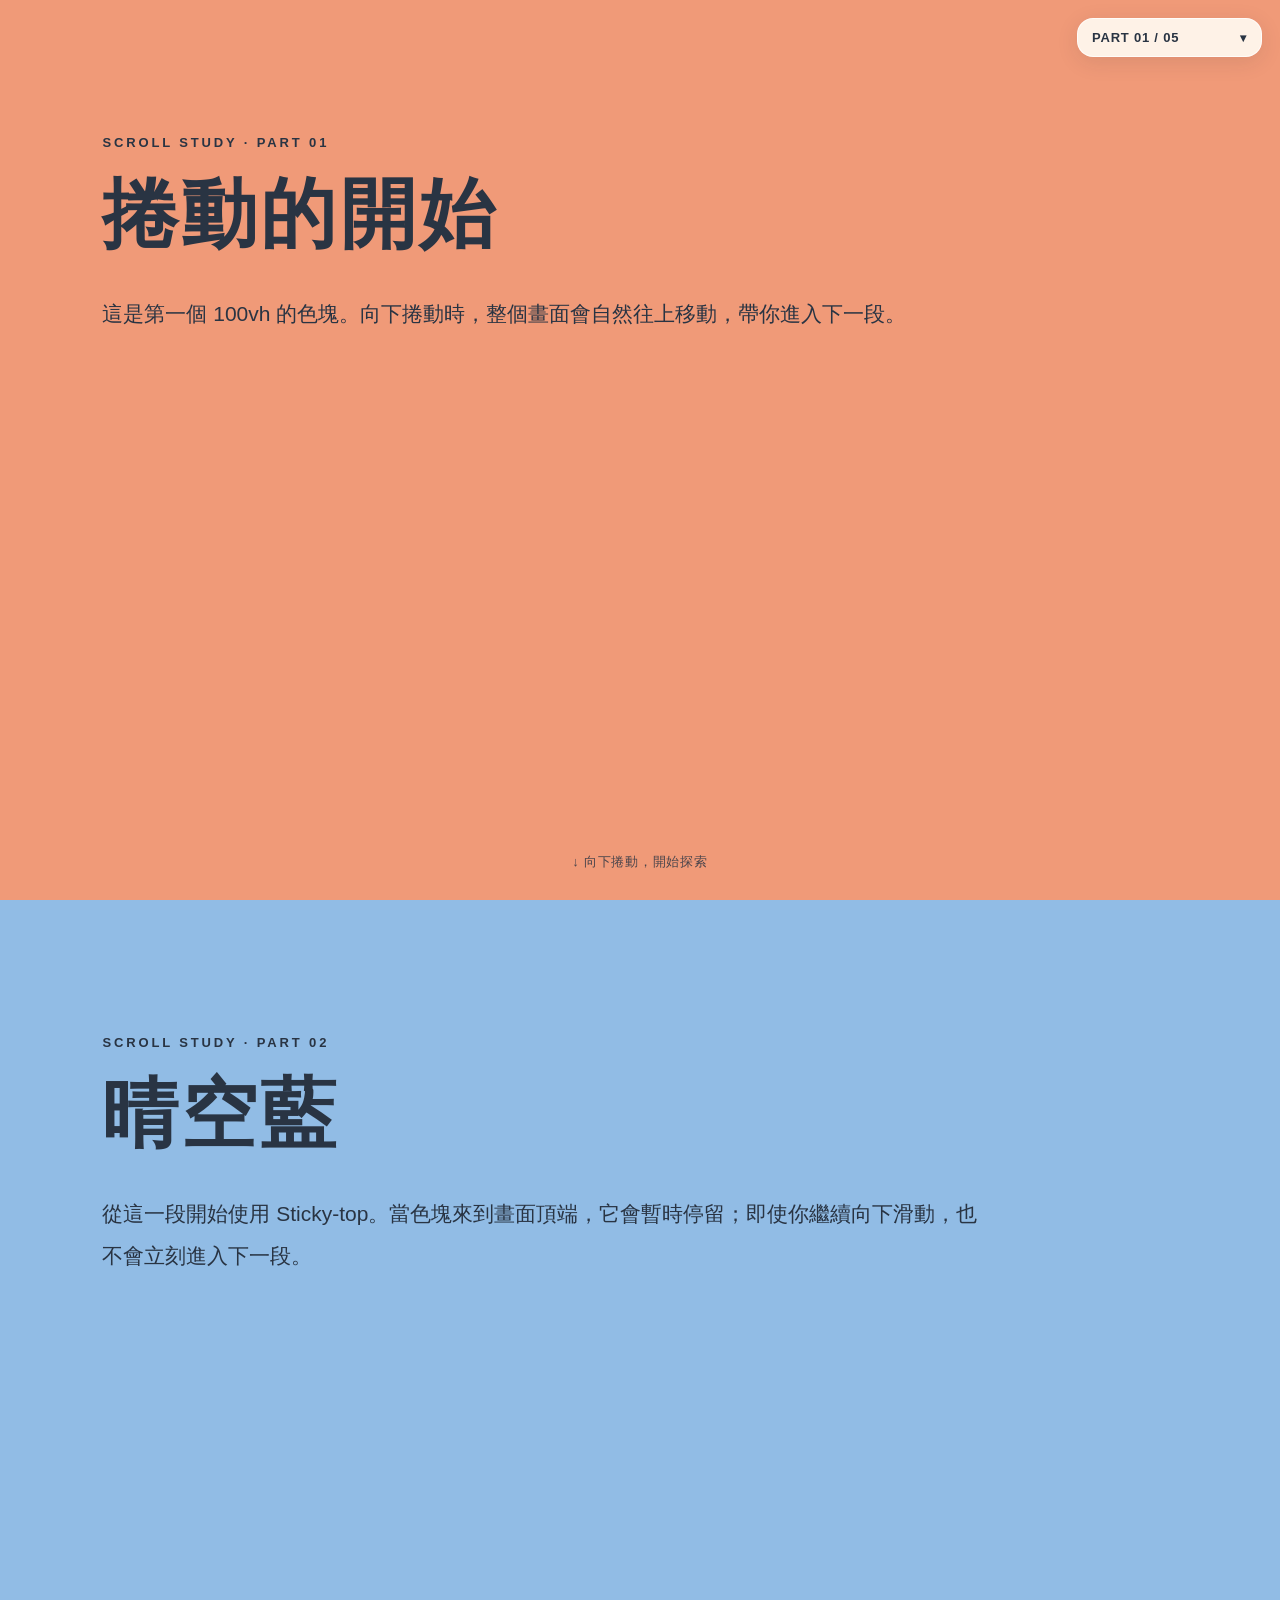
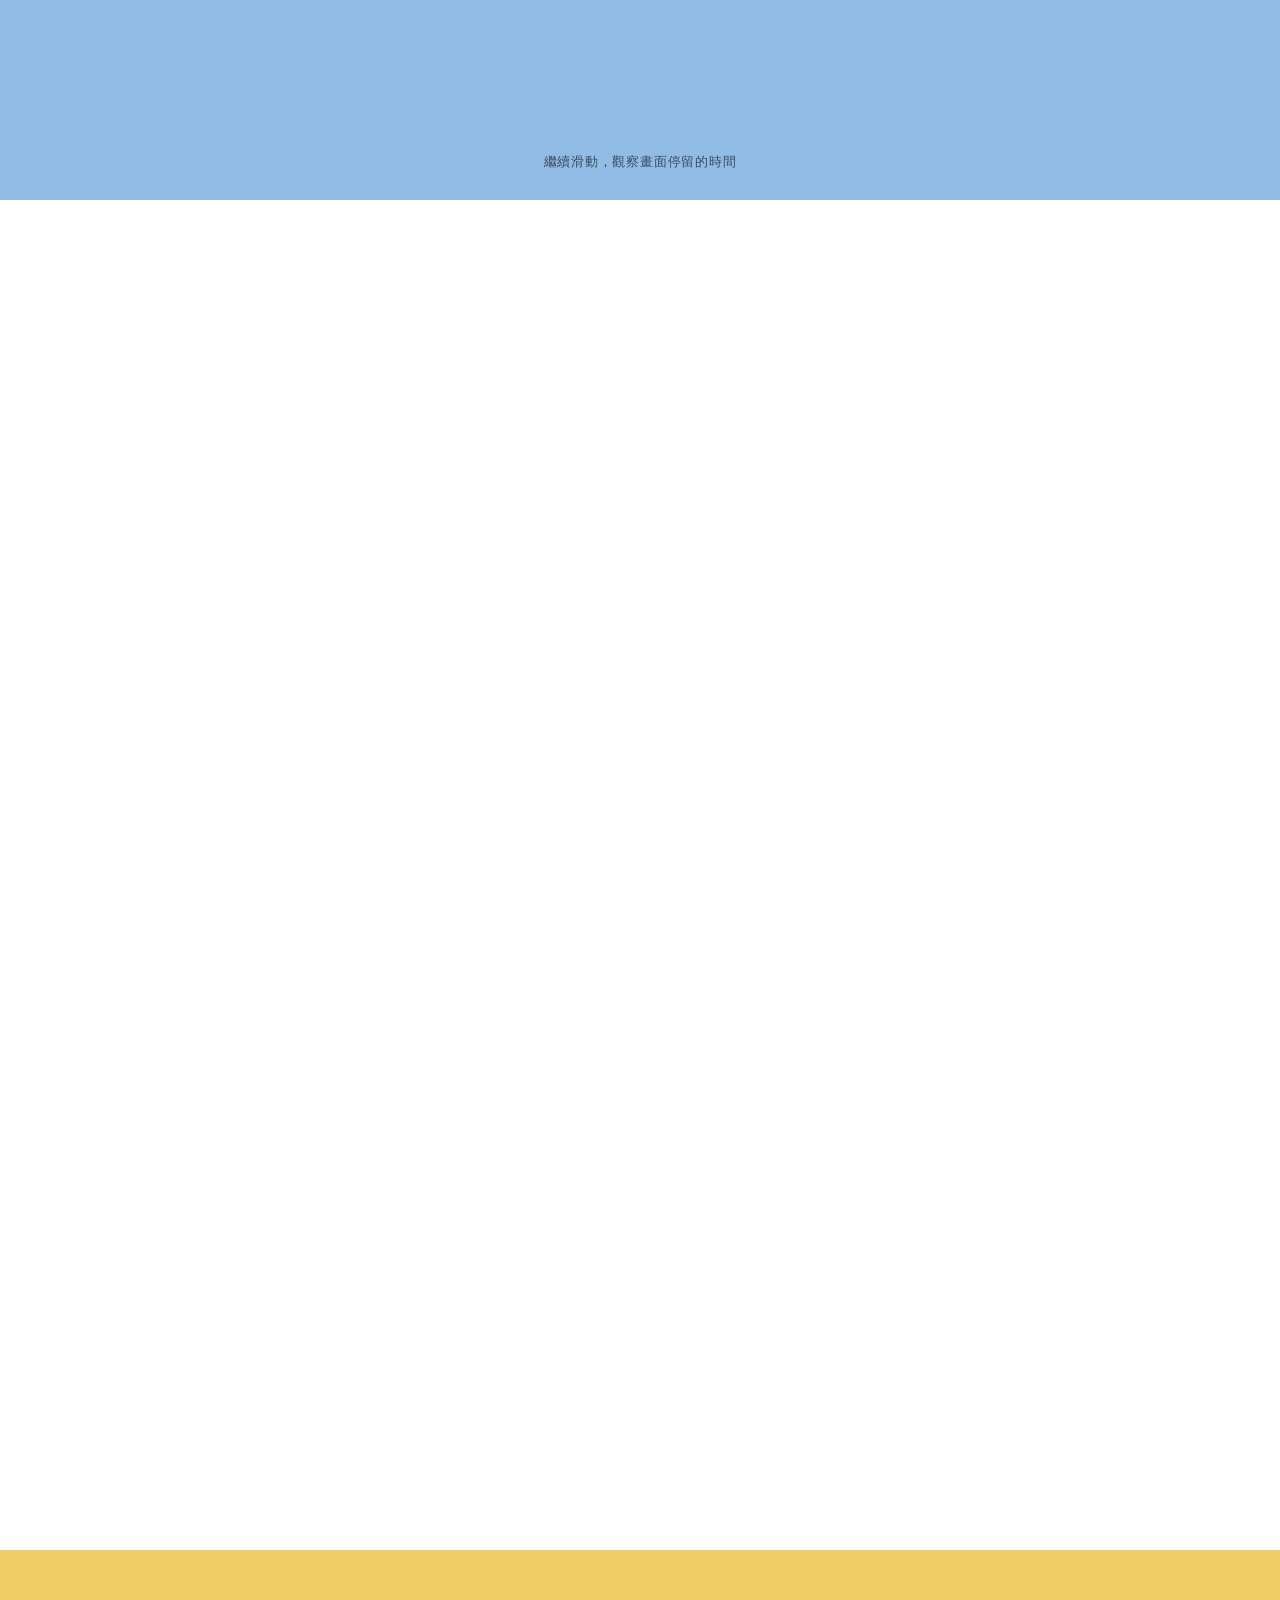
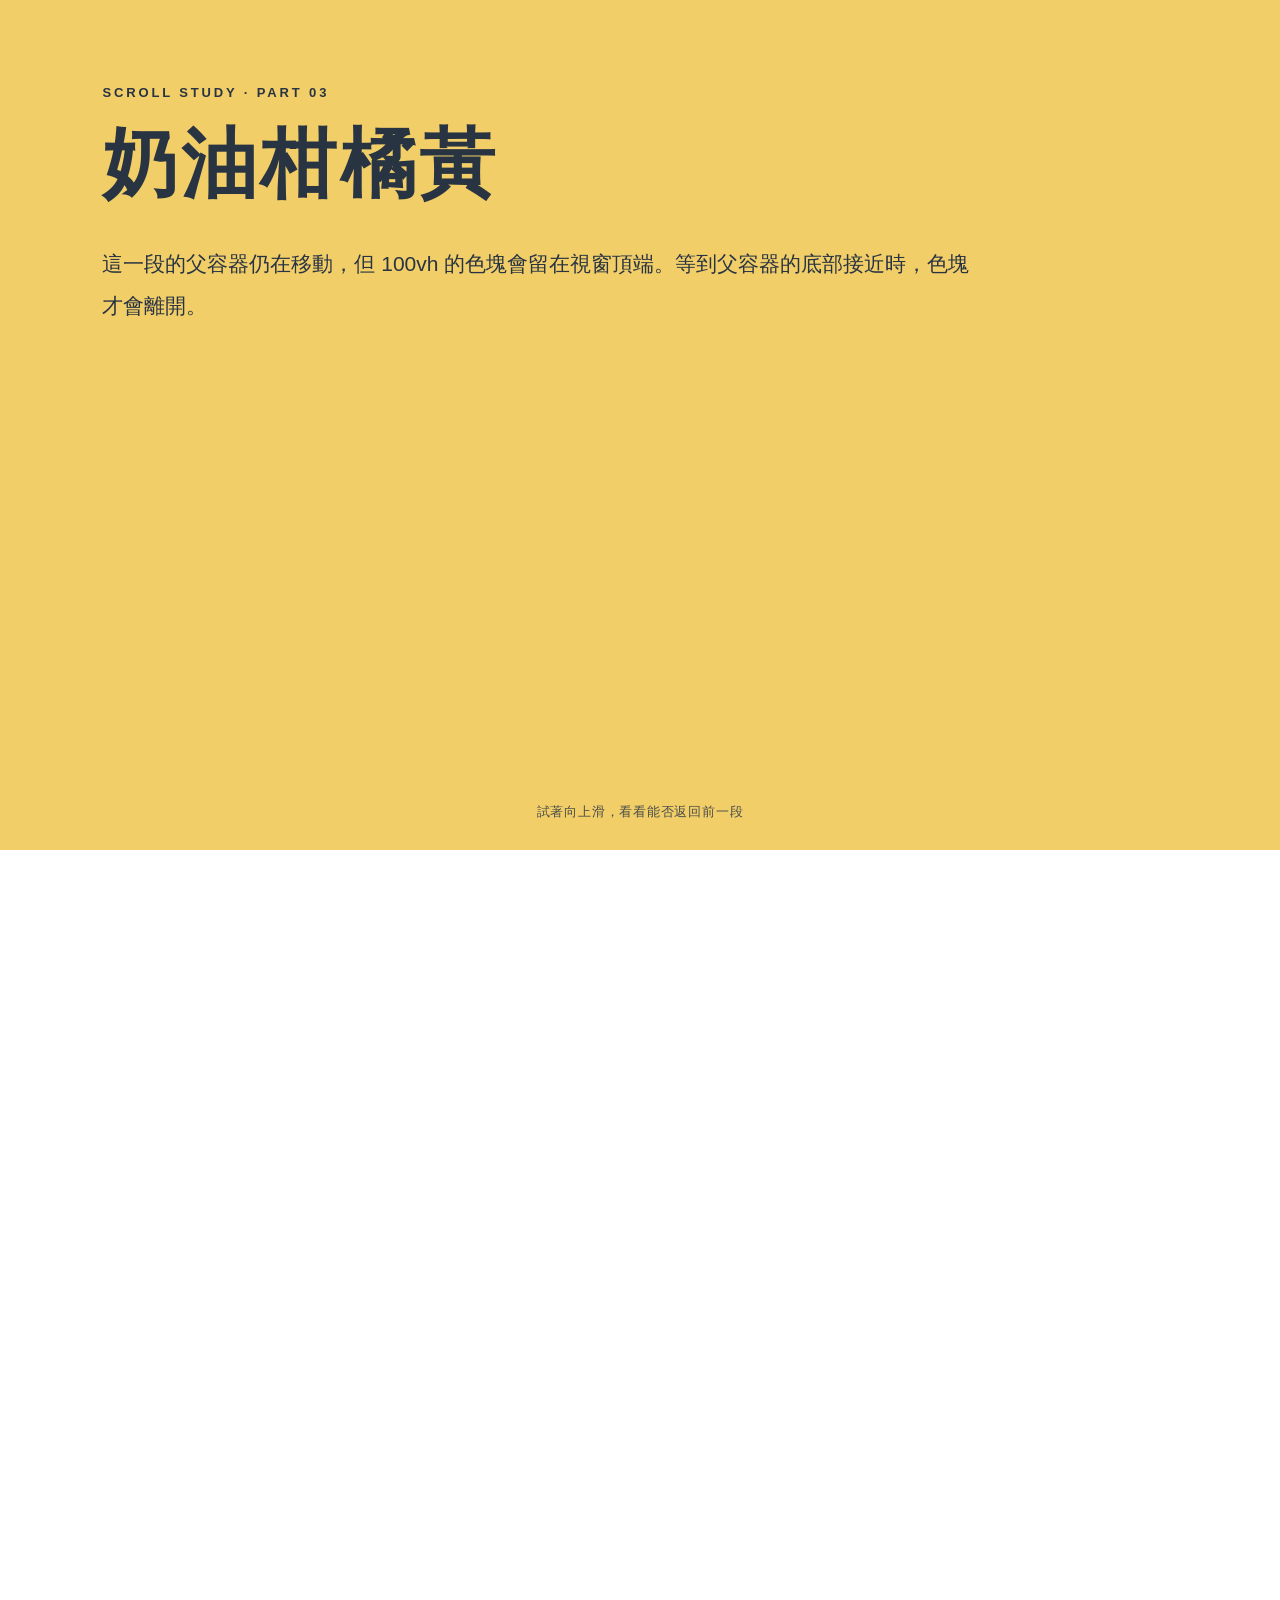
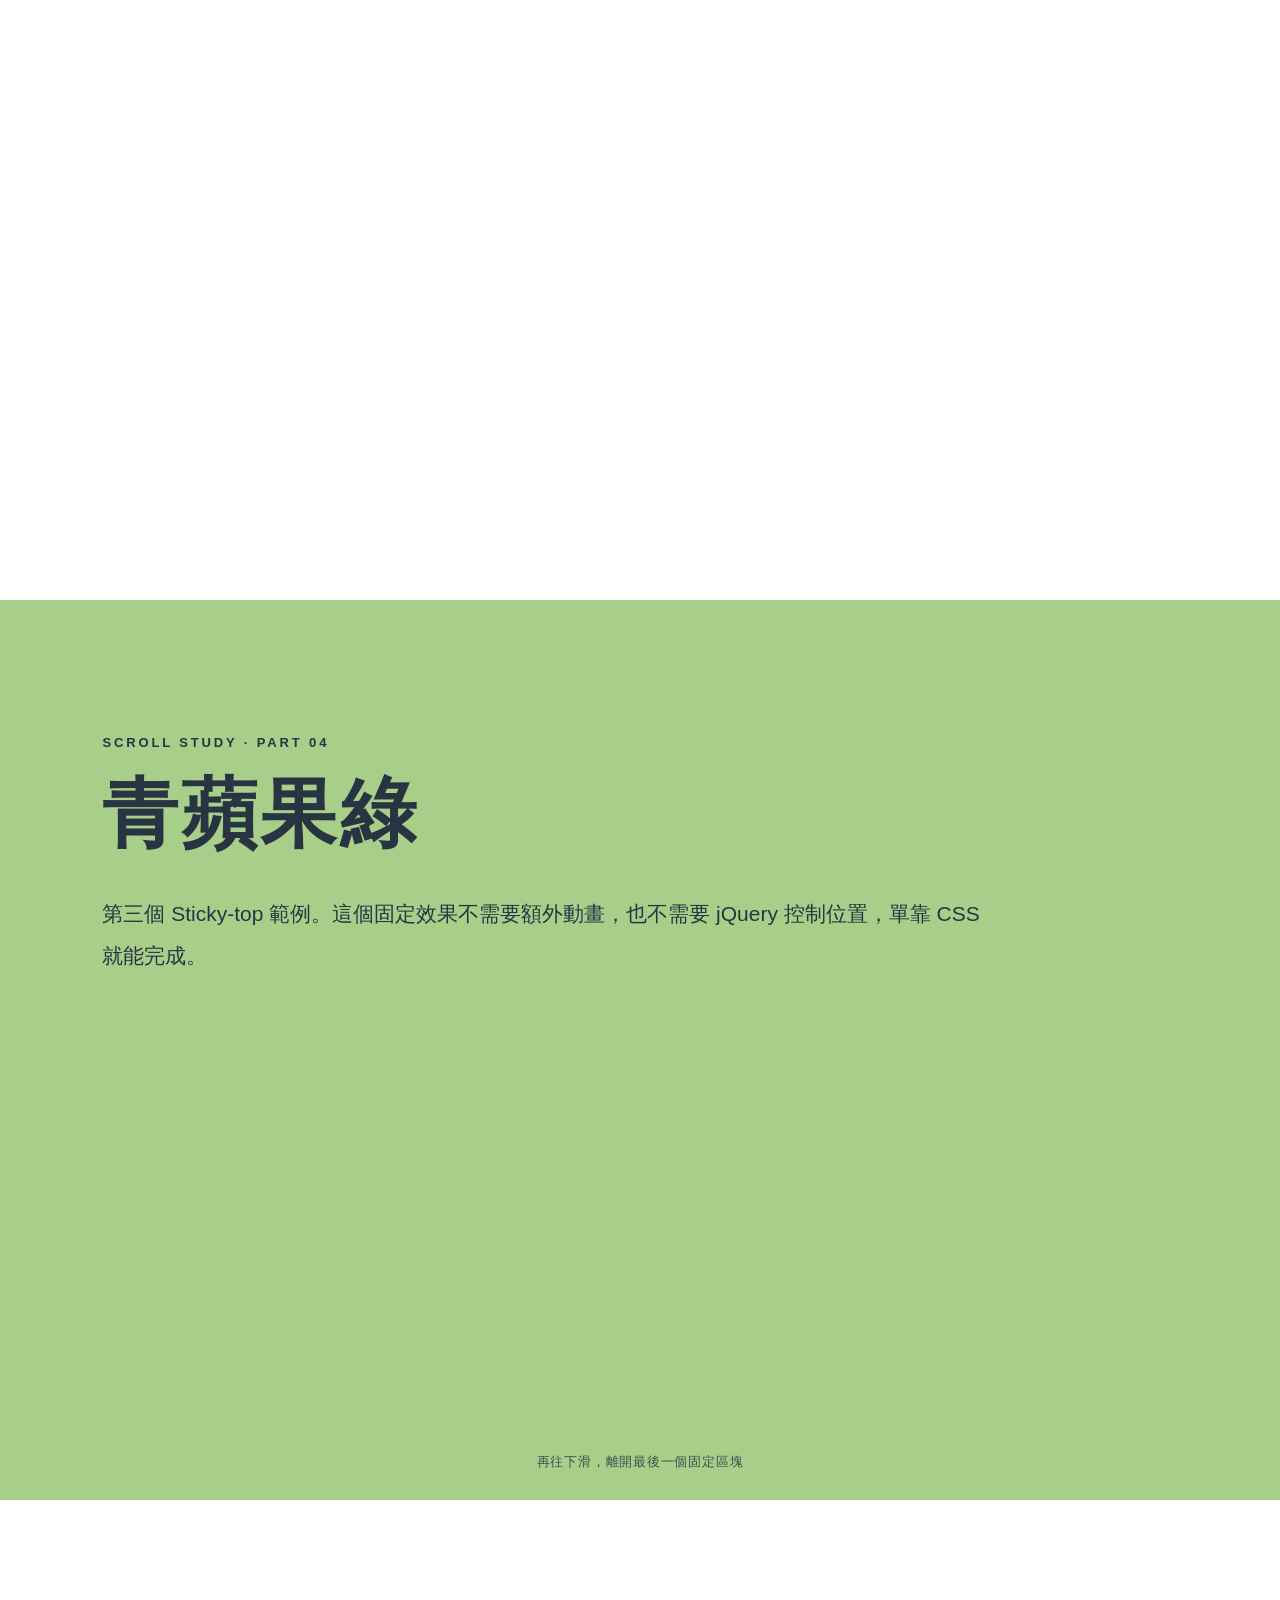
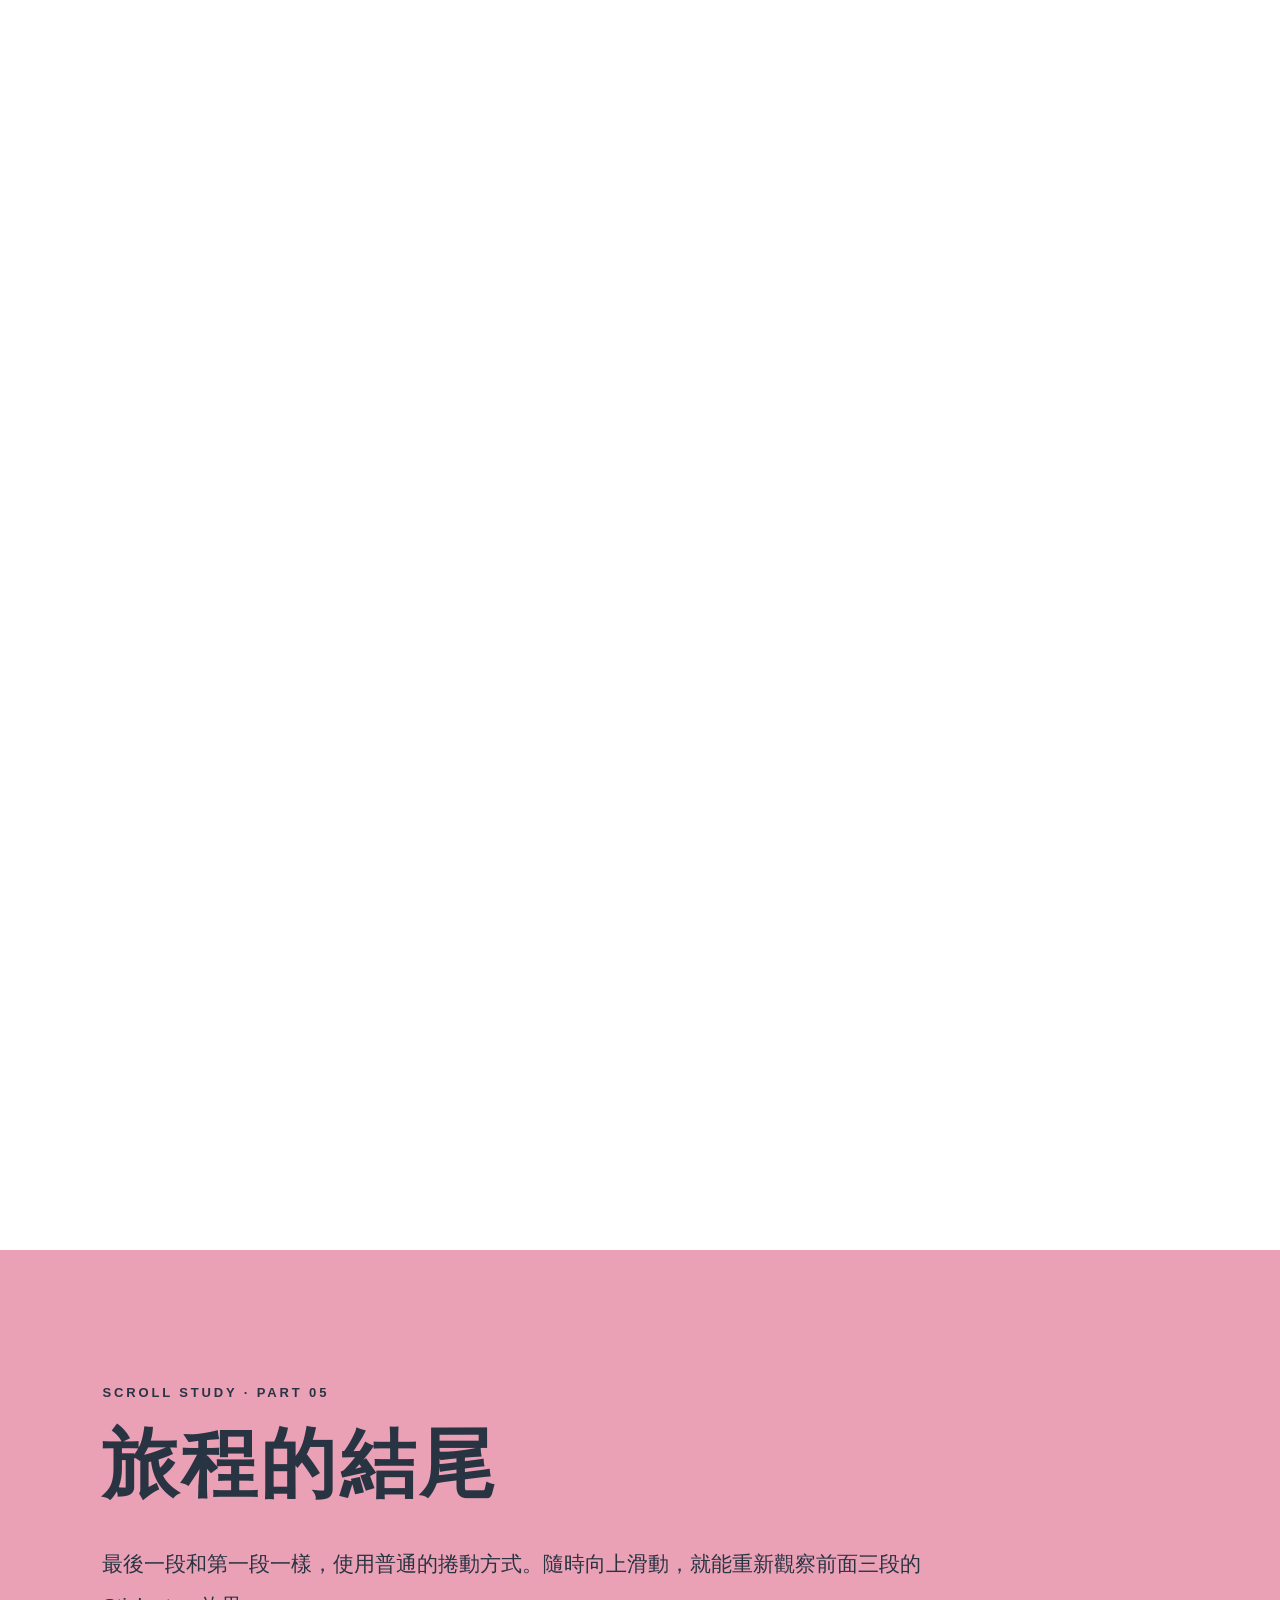
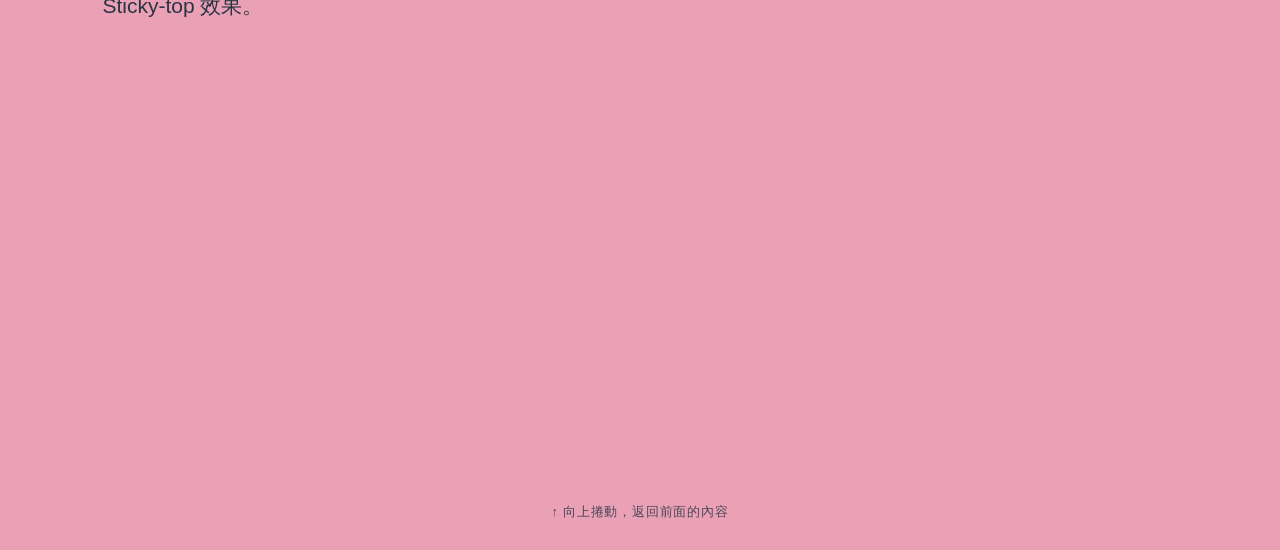
<file: as06/index.html>
<!DOCTYPE html>
<html lang="zh-Hant">
<head>
  <meta charset="UTF-8">
  <meta name="viewport" content="width=device-width, initial-scale=1.0">
  <title>AS06｜Sticky Scroll 練習</title>

  <!-- jQuery：本作業使用 jQuery 顯示目前捲動到哪個段落。Sticky 效果本身由 CSS 完成。 -->
  <script src="https://code.jquery.com/jquery-3.7.1.min.js"></script>

  <style>
    /* ========== 1. 基礎設定 ========== */
    * { box-sizing: border-box; }
    html { scroll-behavior: smooth; }
    body { margin: 0; font-family: "Noto Sans TC", "Microsoft JhengHei", sans-serif; }

    /* 每個畫面都是 100vh：文字改為靠左、靠上，留下更多內文空間。 */
    .scene {
      position: relative;
      width: 100%;
      height: 100vh;
      height: 100svh; /* 手機瀏覽器地址列變化時較穩定 */
      padding: clamp(88px, 15vh, 160px) clamp(26px, 8vw, 140px) 100px;
      color: #293443; /* 明亮背景搭配深墨藍字，讓小字也清楚易讀 */
      text-align: left;
    }

    /* 現代日系廣告感：輕快、清亮、有彩度，但避開螢光色與灰濁色。 */
    .scene-1 { background: #f09a78; } /* 蜜桃珊瑚：溫暖有精神 */
    .scene-2 { background: #91bce5; } /* 清透晴空藍：明亮、乾淨 */
    .scene-3 { background: #f2ce68; } /* 奶油柑橘黃：活潑柔和 */
    .scene-4 { background: #a8cf8a; } /* 青蘋果綠：清新、有生命力 */
    .scene-5 { background: #eaa1b6; } /* 櫻桃粉：俏皮而不甜膩 */

    /* 內文使用較寬的欄位；以後增加段落時，有更充裕的書寫空間。 */
    .content { width: 100%; max-width: 1080px; margin: 0 auto; }
    .eyebrow { margin: 0 0 18px; letter-spacing: .22em; font-size: 13px; font-weight: 700; }
    h1, h2 { font-size: clamp(42px, 6vw, 76px); line-height: 1.2; margin: 0 0 34px; letter-spacing: .04em; }
    .description { margin: 0; max-width: 880px; font-size: clamp(17px, 1.8vw, 21px); line-height: 2; }

    /* 每段最下方的小字維持水平置中，並靠近頁面底部。 */
    .hint {
      position: absolute;
      bottom: clamp(18px, 3.2vh, 38px);
      left: 20px;
      right: 20px;
      margin: 0;
      font-size: 13px;
      letter-spacing: .06em;
      text-align: center;
      opacity: .83;
    }

    /* ========== 2. Sticky 的重要原理 ========== */
    /*
       第 2～4 段都有一個高度為 250vh 的父容器（parent）。
       其中的 scene 高度只有 100vh。
       因為 scene 設定 position: sticky; top: 0，
       當它滑到視窗頂端，就會暫時停留；
       而父容器仍持續跟著整份文件移動。
       當父容器快離開畫面時，sticky scene 才會跟著離開。
       想調整停留長度，可以把 250vh 改成 200vh 或 300vh。
    */
    .sticky-parent { height: 250vh; height: 250svh; position: relative; }
    .sticky-parent .scene { position: sticky; top: 0; }

    /* ========== 3. 右上角段落選單 ========== */
    /* 外層固定於右上角；按鈕可點擊，點開後顯示五個段落。 */
    .part-nav {
      position: fixed;
      top: 18px;
      right: 18px;
      z-index: 20;
      width: 185px;
      font-size: 13px;
      color: #293443;
    }
    .progress {
      display: flex;
      align-items: center;
      justify-content: space-between;
      width: 100%;
      padding: 11px 14px;
      border: 1px solid rgba(255,255,255,.72);
      border-radius: 16px;
      background: rgba(255,250,241,.92);
      color: #293443;
      font: inherit;
      font-weight: 700;
      letter-spacing: .06em;
      cursor: pointer;
      box-shadow: 0 5px 22px rgba(36,44,53,.10);
      backdrop-filter: blur(10px);
      -webkit-backdrop-filter: blur(10px);
    }
    .progress:hover, .progress:focus-visible { background: #fffaf1; }
    .progress:focus-visible, .part-link:focus-visible { outline: 2px solid #293443; outline-offset: 2px; }
    .nav-chevron { font-size: 12px; transition: transform .2s ease; }
    .progress[aria-expanded="true"] .nav-chevron { transform: rotate(180deg); }
    .part-menu {
      margin-top: 8px;
      padding: 7px;
      border: 1px solid rgba(255,255,255,.8);
      border-radius: 16px;
      background: rgba(255,250,241,.97);
      box-shadow: 0 8px 28px rgba(36,44,53,.14);
      backdrop-filter: blur(12px);
      -webkit-backdrop-filter: blur(12px);
    }
    .part-menu[hidden] { display: none; }
    .part-link {
      display: block;
      width: 100%;
      padding: 11px 12px;
      border-radius: 10px;
      color: #293443;
      text-decoration: none;
      line-height: 1.4;
    }
    .part-link:hover, .part-link.active { background: #e9e6dd; }
    .part-link.active { font-weight: 700; }

    @media (max-width: 600px) {
      .scene { padding: clamp(82px, 14vh, 112px) 26px 88px; }
      h1, h2 { margin-bottom: 26px; }
      .description { font-size: 16px; line-height: 1.9; }
      .part-nav { top: 12px; right: 12px; width: 168px; font-size: 12px; }
      .progress { padding: 10px 12px; }
      .part-link { padding: 10px; }
      .hint { bottom: 20px; font-size: 12px; }
    }
    /* 手機橫向或高度較低的視窗：避免標題與底部提示太接近。 */
    @media (max-height: 560px) {
      .scene { padding-top: 60px; padding-bottom: 65px; }
      h1, h2 { font-size: clamp(30px, 5vw, 52px); margin-bottom: 14px; }
      .description { font-size: 14px; line-height: 1.6; }
      .hint { bottom: 12px; font-size: 11px; }
    }
  </style>
</head>
<body>

  <!-- 點右上角按鈕即可展開選單。ARIA 屬性也方便鍵盤與輔助工具操作。 -->
  <nav class="part-nav" aria-label="快速切換段落">
    <button type="button" class="progress" id="progress" aria-expanded="false" aria-controls="partMenu">
      <span id="progressText">PART 01 / 05</span><span class="nav-chevron" aria-hidden="true">▾</span>
    </button>
    <div class="part-menu" id="partMenu" hidden>
      <a class="part-link active" href="#scene1">PART 01 · 捲動的開始</a>
      <a class="part-link" href="#parent2">PART 02 · 晴空藍</a>
      <a class="part-link" href="#parent3">PART 03 · 奶油柑橘黃</a>
      <a class="part-link" href="#parent4">PART 04 · 青蘋果綠</a>
      <a class="part-link" href="#scene5">PART 05 · 旅程的結尾</a>
    </div>
  </nav>

  <!-- 第 1 段：一般捲動，不使用 sticky。 -->
  <div class="scene scene-1" id="scene1">
    <div class="content">
      <p class="eyebrow">SCROLL STUDY · PART 01</p>
      <h1>捲動的開始</h1>
      <p class="description">這是第一個 100vh 的色塊。向下捲動時，整個畫面會自然往上移動，帶你進入下一段。</p>
      <p class="hint">↓ 向下捲動，開始探索</p>
    </div>
  </div>

  <!-- 第 2 段：外層較高，內部 scene 固定在視窗頂端一段時間。 -->
  <div class="sticky-parent" id="parent2">
    <div class="scene scene-2" id="scene2">
      <div class="content">
        <p class="eyebrow">SCROLL STUDY · PART 02</p>
        <h2>晴空藍</h2>
        <p class="description">從這一段開始使用 Sticky-top。當色塊來到畫面頂端，它會暫時停留；即使你繼續向下滑動，也不會立刻進入下一段。</p>
        <p class="hint">繼續滑動，觀察畫面停留的時間</p>
      </div>
    </div>
  </div>

  <!-- 第 3 段：同樣使用 sticky，顏色改為奶油柑橘黃。 -->
  <div class="sticky-parent" id="parent3">
    <div class="scene scene-3" id="scene3">
      <div class="content">
        <p class="eyebrow">SCROLL STUDY · PART 03</p>
        <h2>奶油柑橘黃</h2>
        <p class="description">這一段的父容器仍在移動，但 100vh 的色塊會留在視窗頂端。等到父容器的底部接近時，色塊才會離開。</p>
        <p class="hint">試著向上滑，看看能否返回前一段</p>
      </div>
    </div>
  </div>

  <!-- 第 4 段：第三個 sticky 區塊。 -->
  <div class="sticky-parent" id="parent4">
    <div class="scene scene-4" id="scene4">
      <div class="content">
        <p class="eyebrow">SCROLL STUDY · PART 04</p>
        <h2>青蘋果綠</h2>
        <p class="description">第三個 Sticky-top 範例。這個固定效果不需要額外動畫，也不需要 jQuery 控制位置，單靠 CSS 就能完成。</p>
        <p class="hint">再往下滑，離開最後一個固定區塊</p>
      </div>
    </div>
  </div>

  <!-- 第 5 段：恢復一般捲動，不使用 sticky。 -->
  <div class="scene scene-5" id="scene5">
    <div class="content">
      <p class="eyebrow">SCROLL STUDY · PART 05</p>
      <h2>旅程的結尾</h2>
      <p class="description">最後一段和第一段一樣，使用普通的捲動方式。隨時向上滑動，就能重新觀察前面三段的 Sticky-top 效果。</p>
      <p class="hint">↑ 向上捲動，返回前面的內容</p>
    </div>
  </div>

  <script>
    // ========== 4. jQuery：更新段落進度，以及點擊選單跳轉 ==========
    // 第二～四段的 Sticky 效果仍然由 CSS 控制，沒有修改原本的捲動原理。
    $(function () {
      var sections = ["#scene1", "#parent2", "#parent3", "#parent4", "#scene5"];
      var menu = $("#partMenu");
      var button = $("#progress");

      function updateProgress() {
        // 看視窗中心落在哪一個段落（Sticky 段落使用父容器的範圍）。
        var centerY = $(window).scrollTop() + $(window).height() / 2;
        var current = 1;
        $.each(sections, function (index, selector) {
          var section = $(selector);
          var top = section.offset().top;
          var bottom = top + section.outerHeight();
          if (centerY >= top && centerY < bottom) current = index + 1;
        });
        $("#progressText").text("PART " + String(current).padStart(2, "0") + " / 05");
        $(".part-link").removeClass("active").removeAttr("aria-current")
          .eq(current - 1).addClass("active").attr("aria-current", "location");
      }

      // 按下右上角按鈕：展開或收合五個段落選項。
      function closeMenu() {
        menu.prop("hidden", true);
        button.attr("aria-expanded", "false");
      }
      button.on("click", function () {
        var opening = menu.prop("hidden");
        menu.prop("hidden", !opening);
        button.attr("aria-expanded", String(opening));
      });

      // 點選段落：先收起選單，再平滑移動至該段落的開頭。
      // 第 2～4 段要移動到 parent 的頂部，而非 Sticky 元素當前的位置。
      $(".part-link").on("click", function (event) {
        event.preventDefault();
        var target = $(this).attr("href");
        var top = $(target).offset().top;
        closeMenu();
        $("html, body").stop().animate({ scrollTop: top }, 650);
      });

      // 點到選單之外或按下 Esc，就收合選單。
      $(document).on("click", function (event) {
        if (!$(event.target).closest(".part-nav").length) closeMenu();
      });
      $(document).on("keydown", function (event) {
        if (event.key === "Escape" && !menu.prop("hidden")) {
          closeMenu();
          button.trigger("focus");
        }
      });

      // 第一次開啟、捲動、調整視窗大小時，更新目前段落。
      updateProgress();
      $(window).on("scroll resize", updateProgress);
    });
  </script>
</body>
</html>
</file>
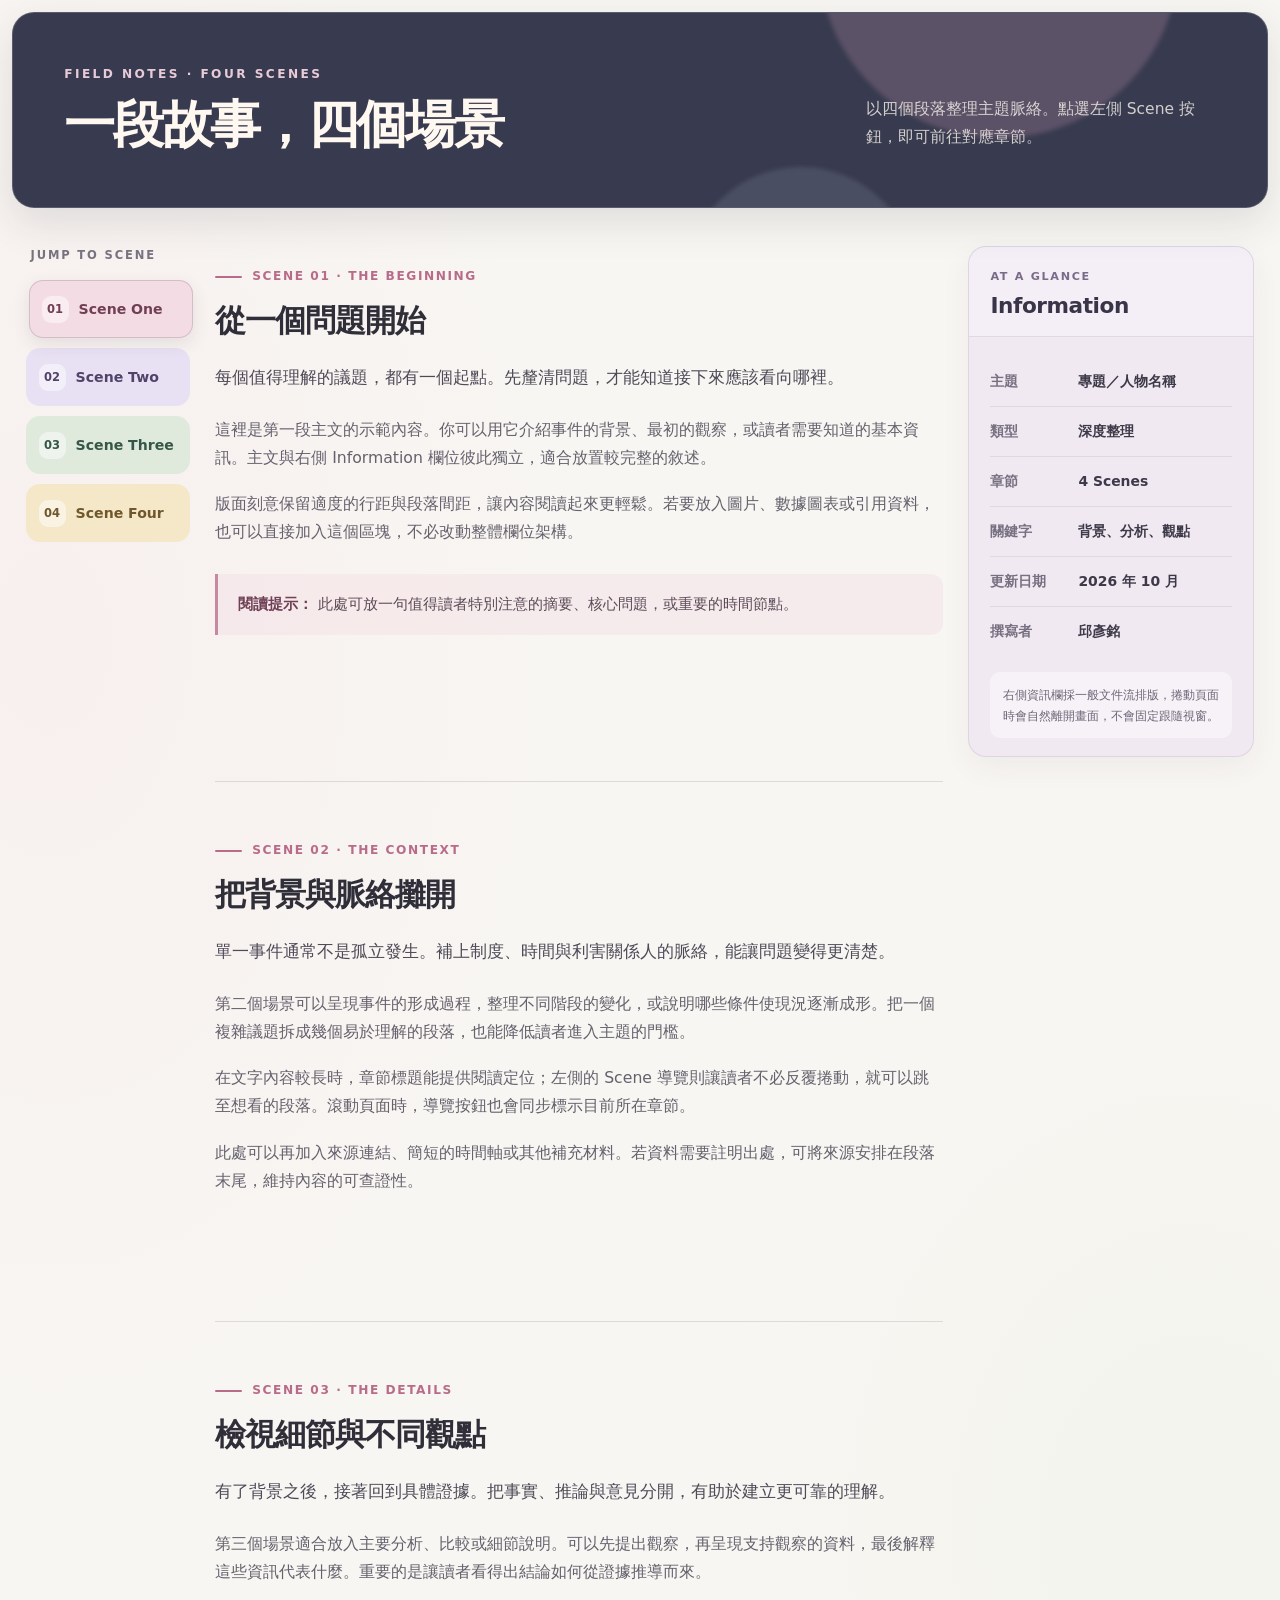
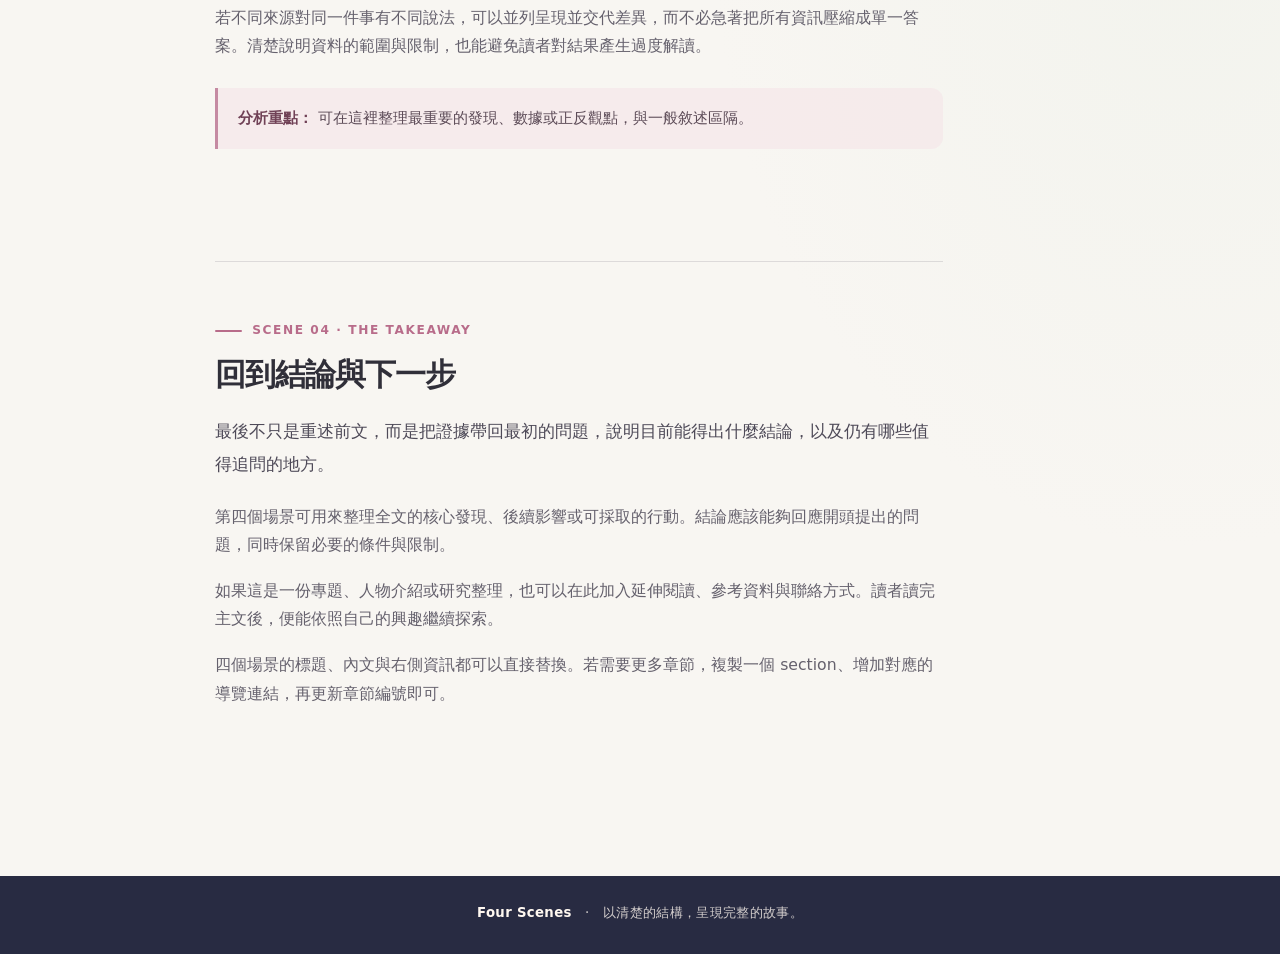
<file: practicew4/index.html>
<!doctype html>
<html lang="zh-Hant">
<head>
  <meta charset="utf-8" />
  <meta name="viewport" content="width=device-width, initial-scale=1" />
  <meta name="theme-color" content="#282b42" />
  <title>Four Scenes｜一段故事，四個場景</title>
  <style>
    :root {
      color-scheme: light;
      --page: #f8f6f2;
      --ink: #302f39;
      --muted: #797783;
      --line: rgba(58, 53, 70, .14);
      --banner: rgba(40, 43, 66, .92);
      --banner-ink: #fff8f0;
      --rose: #f4dce4;
      --rose-ink: #713f54;
      --lavender: #e8e1f4;
      --lavender-ink: #504369;
      --sage: #dfeadd;
      --sage-ink: #365747;
      --butter: #f5e8c9;
      --butter-ink: #70572c;
      --info-bg: rgba(237, 230, 242, .78);
      --info-ink: #393447;
      --accent: #b86c8a;
      --content-width: 1840px;
      --outer-gutter: clamp(18px, 2vw, 34px);
    }

    *, *::before, *::after { box-sizing: border-box; }
    html { scroll-behavior: smooth; scroll-padding-top: 28px; }
    body {
      margin: 0;
      color: var(--ink);
      background:
        radial-gradient(ellipse at 4% 25%, rgba(244, 220, 228, .25), transparent 32rem),
        radial-gradient(ellipse at 93% 60%, rgba(223, 234, 221, .22), transparent 30rem),
        var(--page);
      font-family: Inter, "Noto Sans TC", "PingFang TC", "Microsoft JhengHei", system-ui, sans-serif;
      line-height: 1.8;
      -webkit-font-smoothing: antialiased;
    }
    a { color: inherit; }
    a:focus-visible { outline: 3px solid #a95c7b; outline-offset: 4px; }

    /* Top banner: dark, translucent, and softly blurred. */
    .hero-banner {
      position: relative;
      isolation: isolate;
      overflow: hidden;
      width: calc(100% - 24px);
      margin: 12px auto 0;
      padding: clamp(25px, 4vw, 54px) clamp(24px, 4vw, 62px);
      border: 1px solid rgba(255, 255, 255, .16);
      border-radius: 22px;
      color: var(--banner-ink);
      background: var(--banner);
      box-shadow: 0 14px 40px rgba(42, 39, 58, .12);
      backdrop-filter: blur(18px);
      -webkit-backdrop-filter: blur(18px);
    }
    .hero-banner::before,
    .hero-banner::after {
      position: absolute;
      z-index: -1;
      content: "";
      border-radius: 50%;
      pointer-events: none;
      filter: blur(2px);
    }
    .hero-banner::before {
      width: 360px; height: 360px; right: 7%; top: -235px;
      background: rgba(210, 157, 181, .23);
    }
    .hero-banner::after {
      width: 230px; height: 230px; right: 28%; bottom: -190px;
      background: rgba(165, 181, 194, .16);
    }
    .banner-inner {
      display: flex;
      align-items: end;
      justify-content: space-between;
      gap: 30px;
      width: min(100%, var(--content-width));
      margin: 0 auto;
    }
    .eyebrow {
      margin: 0 0 8px;
      color: #e8cbd7;
      font-size: .76rem;
      font-weight: 750;
      letter-spacing: .2em;
      text-transform: uppercase;
    }
    h1 {
      max-width: 850px;
      margin: 0;
      font-size: clamp(2rem, 4vw, 3.7rem);
      font-weight: 760;
      letter-spacing: -.045em;
      line-height: 1.2;
    }
    .banner-description {
      max-width: 350px;
      margin: 0 0 4px;
      color: rgba(255, 248, 240, .78);
      font-size: .97rem;
      line-height: 1.8;
    }

    /* Three-column composition. The left navigation sticks; the information panel does not. */
    .page-shell {
      display: grid;
      grid-template-columns: 164px minmax(0, 1fr) 286px;
      align-items: start;
      gap: clamp(18px, 2vw, 32px);
      width: min(calc(100% - (var(--outer-gutter) * 2)), var(--content-width));
      margin: 0 auto;
      padding: 34px 0 74px;
    }
    .scene-nav {
      position: sticky;
      top: 26px;
      align-self: start;
      z-index: 5;
      padding: 3px 0;
    }
    .nav-title {
      margin: 0 0 15px 5px;
      color: #77727f;
      font-size: .72rem;
      font-weight: 800;
      letter-spacing: .16em;
      text-transform: uppercase;
    }
    .scene-links { display: grid; gap: 10px; }
    .scene-link {
      display: flex;
      align-items: center;
      gap: 10px;
      min-height: 58px;
      padding: 12px 12px;
      border: 1px solid transparent;
      border-radius: 14px;
      font-size: .88rem;
      font-weight: 750;
      line-height: 1.35;
      text-decoration: none;
      transition: transform .18s ease, box-shadow .18s ease, border-color .18s ease, filter .18s ease;
    }
    .scene-link:hover { transform: translateX(3px); filter: saturate(1.06); }
    .scene-link[aria-current="location"] {
      border-color: rgba(72, 53, 70, .19);
      box-shadow: 0 6px 17px rgba(54, 45, 64, .10);
      transform: translateX(3px);
    }
    .scene-link .number {
      display: inline-grid;
      flex: 0 0 27px;
      width: 27px;
      height: 27px;
      place-items: center;
      border-radius: 9px;
      background: rgba(255,255,255,.48);
      font-size: .72rem;
      font-variant-numeric: tabular-nums;
    }
    .scene-link[data-scene="1"] { background: var(--rose); color: var(--rose-ink); }
    .scene-link[data-scene="2"] { background: var(--lavender); color: var(--lavender-ink); }
    .scene-link[data-scene="3"] { background: var(--sage); color: var(--sage-ink); }
    .scene-link[data-scene="4"] { background: var(--butter); color: var(--butter-ink); }

    .story { min-width: 0; }
    .scene-section {
      min-height: 540px;
      padding: 24px 0 58px;
      scroll-margin-top: 26px;
      border-bottom: 1px solid var(--line);
    }
    .scene-section + .scene-section { padding-top: 58px; }
    .scene-section:last-child { border-bottom: 0; }
    .section-kicker {
      display: flex;
      align-items: center;
      gap: 10px;
      margin: 0 0 12px;
      color: var(--accent);
      font-size: .76rem;
      font-weight: 800;
      letter-spacing: .13em;
      text-transform: uppercase;
    }
    .section-kicker::before {
      display: inline-block;
      width: 27px;
      height: 2px;
      content: "";
      background: currentColor;
      border-radius: 2px;
    }
    h2 {
      margin: 0 0 20px;
      font-size: clamp(1.65rem, 2.4vw, 2.35rem);
      font-weight: 760;
      letter-spacing: -.035em;
      line-height: 1.35;
    }
    .lead {
      margin: 0 0 22px;
      color: #4e4a58;
      font-size: clamp(1.05rem, 1.25vw, 1.2rem);
      font-weight: 520;
      line-height: 1.95;
    }
    .story p:not(.section-kicker):not(.lead) {
      max-width: 82ch;
      margin: 0 0 18px;
      color: #65616d;
      font-size: .98rem;
    }
    .inline-note {
      margin: 27px 0 0;
      padding: 17px 20px;
      border-left: 3px solid #c58aa2;
      border-radius: 0 12px 12px 0;
      color: #5c4b57;
      background: rgba(244, 220, 228, .43);
      font-size: .94rem;
    }
    .inline-note strong { color: #704156; }

    /* Encyclopedia-like data panel. It stays in normal document flow. */
    .information {
      min-width: 0;
      margin-top: 4px;
      overflow: hidden;
      border: 1px solid rgba(85, 70, 104, .12);
      border-radius: 18px;
      background: var(--info-bg);
      color: var(--info-ink);
      box-shadow: 0 10px 30px rgba(54, 42, 71, .055);
    }
    .info-heading {
      padding: 20px 21px 16px;
      border-bottom: 1px solid rgba(85, 70, 104, .13);
      background: rgba(255, 255, 255, .25);
    }
    .info-heading p { margin: 0; }
    .info-heading .info-label {
      margin-bottom: 4px;
      color: #7a6c89;
      font-size: .7rem;
      font-weight: 800;
      letter-spacing: .15em;
      text-transform: uppercase;
    }
    .info-heading h2 {
      margin: 0;
      font-size: 1.35rem;
      letter-spacing: -.02em;
    }
    .info-body { padding: 4px 21px 18px; }
    .info-row {
      display: grid;
      grid-template-columns: 76px minmax(0, 1fr);
      gap: 12px;
      padding: 13px 0;
      border-bottom: 1px solid rgba(85, 70, 104, .11);
      font-size: .87rem;
      line-height: 1.65;
    }
    .info-row:last-of-type { border-bottom: 0; }
    .info-row dt { color: #777080; font-weight: 650; }
    .info-row dd { margin: 0; color: #3d3948; font-weight: 650; overflow-wrap: anywhere; }
    .info-footnote {
      margin: 7px 0 0;
      padding: 12px 13px;
      border-radius: 10px;
      background: rgba(255,255,255,.38);
      color: #6d6678;
      font-size: .78rem;
      line-height: 1.7;
    }

    .site-footer {
      padding: 25px var(--outer-gutter) 29px;
      color: rgba(255, 248, 240, .8);
      background: #282b42;
      text-align: center;
      font-size: .83rem;
      letter-spacing: .025em;
    }
    .site-footer p { margin: 0; }
    .site-footer strong { color: #fff8f0; font-weight: 700; }

    @media (min-width: 1500px) {
      .page-shell { grid-template-columns: 178px minmax(0, 1fr) 300px; }
      .scene-link { padding: 13px 14px; }
    }
    @media (max-width: 1050px) {
      .page-shell { grid-template-columns: 142px minmax(0, 1fr) 245px; gap: 17px; }
      .scene-link { gap: 7px; padding: 11px 9px; font-size: .82rem; }
      .information .info-heading { padding-inline: 16px; }
      .info-body { padding-inline: 16px; }
      .info-row { grid-template-columns: 62px minmax(0, 1fr); gap: 8px; }
    }
    @media (max-width: 790px) {
      .hero-banner { width: calc(100% - 16px); margin-top: 8px; padding: 26px 23px 28px; border-radius: 17px; }
      .banner-inner { display: block; }
      .banner-description { max-width: 55ch; margin-top: 15px; }
      .page-shell { display: flex; flex-direction: column; gap: 27px; width: calc(100% - 34px); padding-top: 22px; }
      .scene-nav { position: static; width: 100%; }
      .nav-title { margin-bottom: 10px; }
      .scene-links { grid-template-columns: repeat(4, minmax(0, 1fr)); gap: 8px; }
      .scene-link { display: grid; justify-items: start; align-content: start; gap: 8px; min-height: 82px; padding: 10px; border-radius: 12px; font-size: .78rem; }
      .scene-link:hover, .scene-link[aria-current="location"] { transform: translateY(-2px); }
      .scene-link .number { width: 24px; height: 24px; flex-basis: 24px; }
      .story { width: 100%; }
      .scene-section { min-height: auto; padding: 24px 0 42px; }
      .scene-section + .scene-section { padding-top: 42px; }
      .information { width: 100%; margin-top: 0; }
      .info-row { grid-template-columns: minmax(80px, .42fr) 1fr; }
    }
    @media (max-width: 430px) {
      .hero-banner { padding-inline: 19px; }
      h1 { font-size: 1.95rem; }
      .scene-links { grid-template-columns: repeat(2, minmax(0, 1fr)); }
      .scene-link { min-height: 60px; display: flex; align-items: center; }
      .page-shell { width: calc(100% - 30px); }
      .lead { font-size: 1.02rem; }
    }
    @media (prefers-reduced-motion: reduce) {
      html { scroll-behavior: auto; }
      *, *::before, *::after { transition-duration: .01ms !important; }
    }
  </style>
</head>
<body>
  <header class="hero-banner">
    <div class="banner-inner">
      <div>
        <p class="eyebrow">Field Notes · Four Scenes</p>
        <h1>一段故事，四個場景</h1>
      </div>
      <p class="banner-description">以四個段落整理主題脈絡。點選左側 Scene 按鈕，即可前往對應章節。</p>
    </div>
  </header>

  <main class="page-shell">
    <nav class="scene-nav" aria-label="Scene 導覽">
      <p class="nav-title">Jump to scene</p>
      <div class="scene-links">
        <a class="scene-link" data-scene="1" href="#scene-1" aria-current="location">
          <span class="number">01</span><span>Scene One</span>
        </a>
        <a class="scene-link" data-scene="2" href="#scene-2">
          <span class="number">02</span><span>Scene Two</span>
        </a>
        <a class="scene-link" data-scene="3" href="#scene-3">
          <span class="number">03</span><span>Scene Three</span>
        </a>
        <a class="scene-link" data-scene="4" href="#scene-4">
          <span class="number">04</span><span>Scene Four</span>
        </a>
      </div>
    </nav>

    <article class="story" aria-label="主文">
      <section class="scene-section" id="scene-1" data-section="1">
        <p class="section-kicker">Scene 01 · The Beginning</p>
        <h2>從一個問題開始</h2>
        <p class="lead">每個值得理解的議題，都有一個起點。先釐清問題，才能知道接下來應該看向哪裡。</p>
        <p>這裡是第一段主文的示範內容。你可以用它介紹事件的背景、最初的觀察，或讀者需要知道的基本資訊。主文與右側 Information 欄位彼此獨立，適合放置較完整的敘述。</p>
        <p>版面刻意保留適度的行距與段落間距，讓內容閱讀起來更輕鬆。若要放入圖片、數據圖表或引用資料，也可以直接加入這個區塊，不必改動整體欄位架構。</p>
        <div class="inline-note"><strong>閱讀提示：</strong> 此處可放一句值得讀者特別注意的摘要、核心問題，或重要的時間節點。</div>
      </section>

      <section class="scene-section" id="scene-2" data-section="2">
        <p class="section-kicker">Scene 02 · The Context</p>
        <h2>把背景與脈絡攤開</h2>
        <p class="lead">單一事件通常不是孤立發生。補上制度、時間與利害關係人的脈絡，能讓問題變得更清楚。</p>
        <p>第二個場景可以呈現事件的形成過程，整理不同階段的變化，或說明哪些條件使現況逐漸成形。把一個複雜議題拆成幾個易於理解的段落，也能降低讀者進入主題的門檻。</p>
        <p>在文字內容較長時，章節標題能提供閱讀定位；左側的 Scene 導覽則讓讀者不必反覆捲動，就可以跳至想看的段落。滾動頁面時，導覽按鈕也會同步標示目前所在章節。</p>
        <p>此處可以再加入來源連結、簡短的時間軸或其他補充材料。若資料需要註明出處，可將來源安排在段落末尾，維持內容的可查證性。</p>
      </section>

      <section class="scene-section" id="scene-3" data-section="3">
        <p class="section-kicker">Scene 03 · The Details</p>
        <h2>檢視細節與不同觀點</h2>
        <p class="lead">有了背景之後，接著回到具體證據。把事實、推論與意見分開，有助於建立更可靠的理解。</p>
        <p>第三個場景適合放入主要分析、比較或細節說明。可以先提出觀察，再呈現支持觀察的資料，最後解釋這些資訊代表什麼。重要的是讓讀者看得出結論如何從證據推導而來。</p>
        <p>若不同來源對同一件事有不同說法，可以並列呈現並交代差異，而不必急著把所有資訊壓縮成單一答案。清楚說明資料的範圍與限制，也能避免讀者對結果產生過度解讀。</p>
        <div class="inline-note"><strong>分析重點：</strong> 可在這裡整理最重要的發現、數據或正反觀點，與一般敘述區隔。</div>
      </section>

      <section class="scene-section" id="scene-4" data-section="4">
        <p class="section-kicker">Scene 04 · The Takeaway</p>
        <h2>回到結論與下一步</h2>
        <p class="lead">最後不只是重述前文，而是把證據帶回最初的問題，說明目前能得出什麼結論，以及仍有哪些值得追問的地方。</p>
        <p>第四個場景可用來整理全文的核心發現、後續影響或可採取的行動。結論應該能夠回應開頭提出的問題，同時保留必要的條件與限制。</p>
        <p>如果這是一份專題、人物介紹或研究整理，也可以在此加入延伸閱讀、參考資料與聯絡方式。讀者讀完主文後，便能依照自己的興趣繼續探索。</p>
        <p>四個場景的標題、內文與右側資訊都可以直接替換。若需要更多章節，複製一個 section、增加對應的導覽連結，再更新章節編號即可。</p>
      </section>
    </article>

    <aside class="information" aria-labelledby="information-title">
      <div class="info-heading">
        <p class="info-label">At a glance</p>
        <h2 id="information-title">Information</h2>
      </div>
      <div class="info-body">
        <dl>
          <div class="info-row"><dt>主題</dt><dd>專題／人物名稱</dd></div>
          <div class="info-row"><dt>類型</dt><dd>深度整理</dd></div>
          <div class="info-row"><dt>章節</dt><dd>4 Scenes</dd></div>
          <div class="info-row"><dt>關鍵字</dt><dd>背景、分析、觀點</dd></div>
          <div class="info-row"><dt>更新日期</dt><dd>2026 年 10 月</dd></div>
          <div class="info-row"><dt>撰寫者</dt><dd>邱彥銘</dd></div>
        </dl>
        <p class="info-footnote">右側資訊欄採一般文件流排版，捲動頁面時會自然離開畫面，不會固定跟隨視窗。</p>
      </div>
    </aside>
  </main>

  <footer class="site-footer">
    <p><strong>Four Scenes</strong>　·　以清楚的結構，呈現完整的故事。</p>
  </footer>

  <script>
    // Scroll to the matching scene and keep the corresponding button highlighted.
    const sceneLinks = [...document.querySelectorAll('.scene-link')];
    const sceneSections = [...document.querySelectorAll('.scene-section')];

    function setActiveScene(sceneNumber) {
      sceneLinks.forEach((link) => {
        if (link.dataset.scene === String(sceneNumber)) {
          link.setAttribute('aria-current', 'location');
        } else {
          link.removeAttribute('aria-current');
        }
      });
    }

    sceneLinks.forEach((link) => {
      link.addEventListener('click', () => setActiveScene(link.dataset.scene));
    });

    if ('IntersectionObserver' in window) {
      const sceneObserver = new IntersectionObserver((entries) => {
        const visibleEntries = entries
          .filter((entry) => entry.isIntersecting)
          .sort((a, b) => b.intersectionRatio - a.intersectionRatio);
        if (visibleEntries.length) {
          setActiveScene(visibleEntries[0].target.dataset.section);
        }
      }, {
        // The middle band of the viewport determines which scene is active.
        rootMargin: '-22% 0px -57% 0px',
        threshold: [0, 0.15, 0.35, 0.6]
      });
      sceneSections.forEach((section) => sceneObserver.observe(section));
    }
  </script>
</body>
</html>
</file>
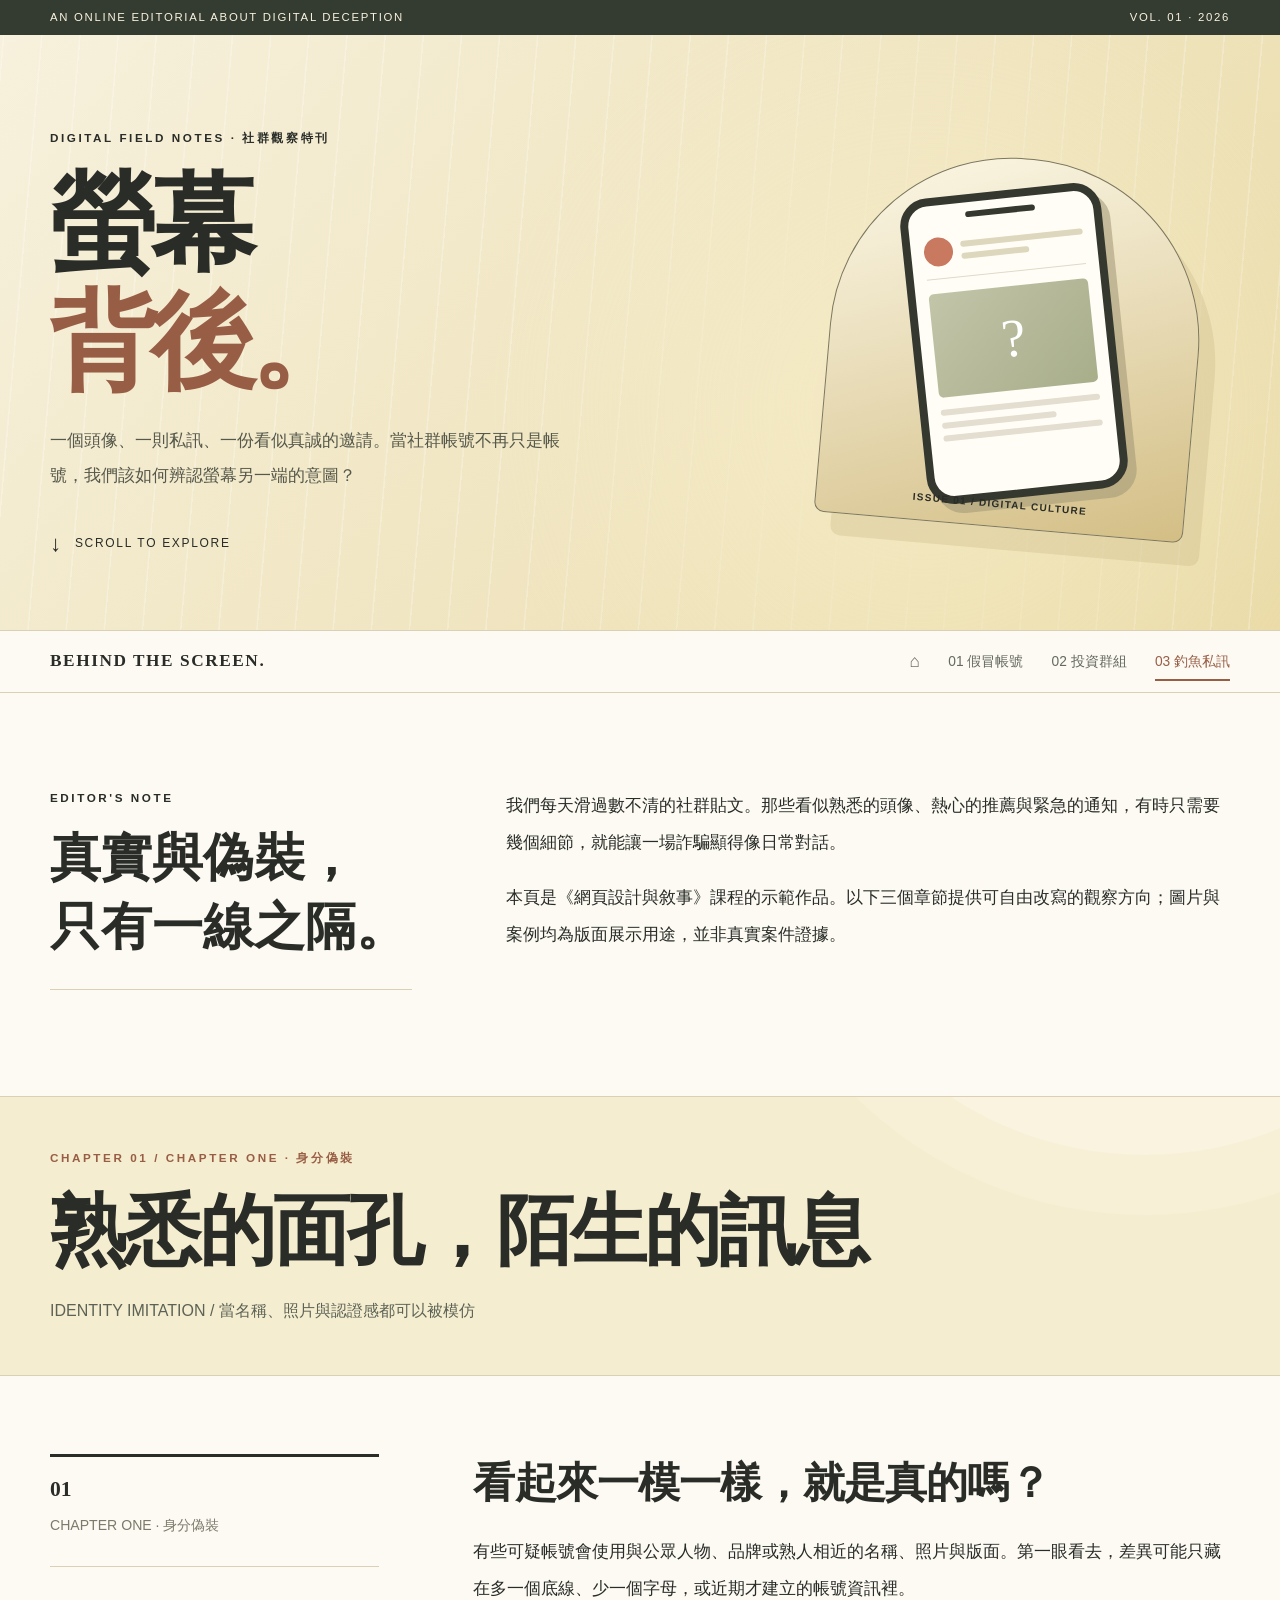
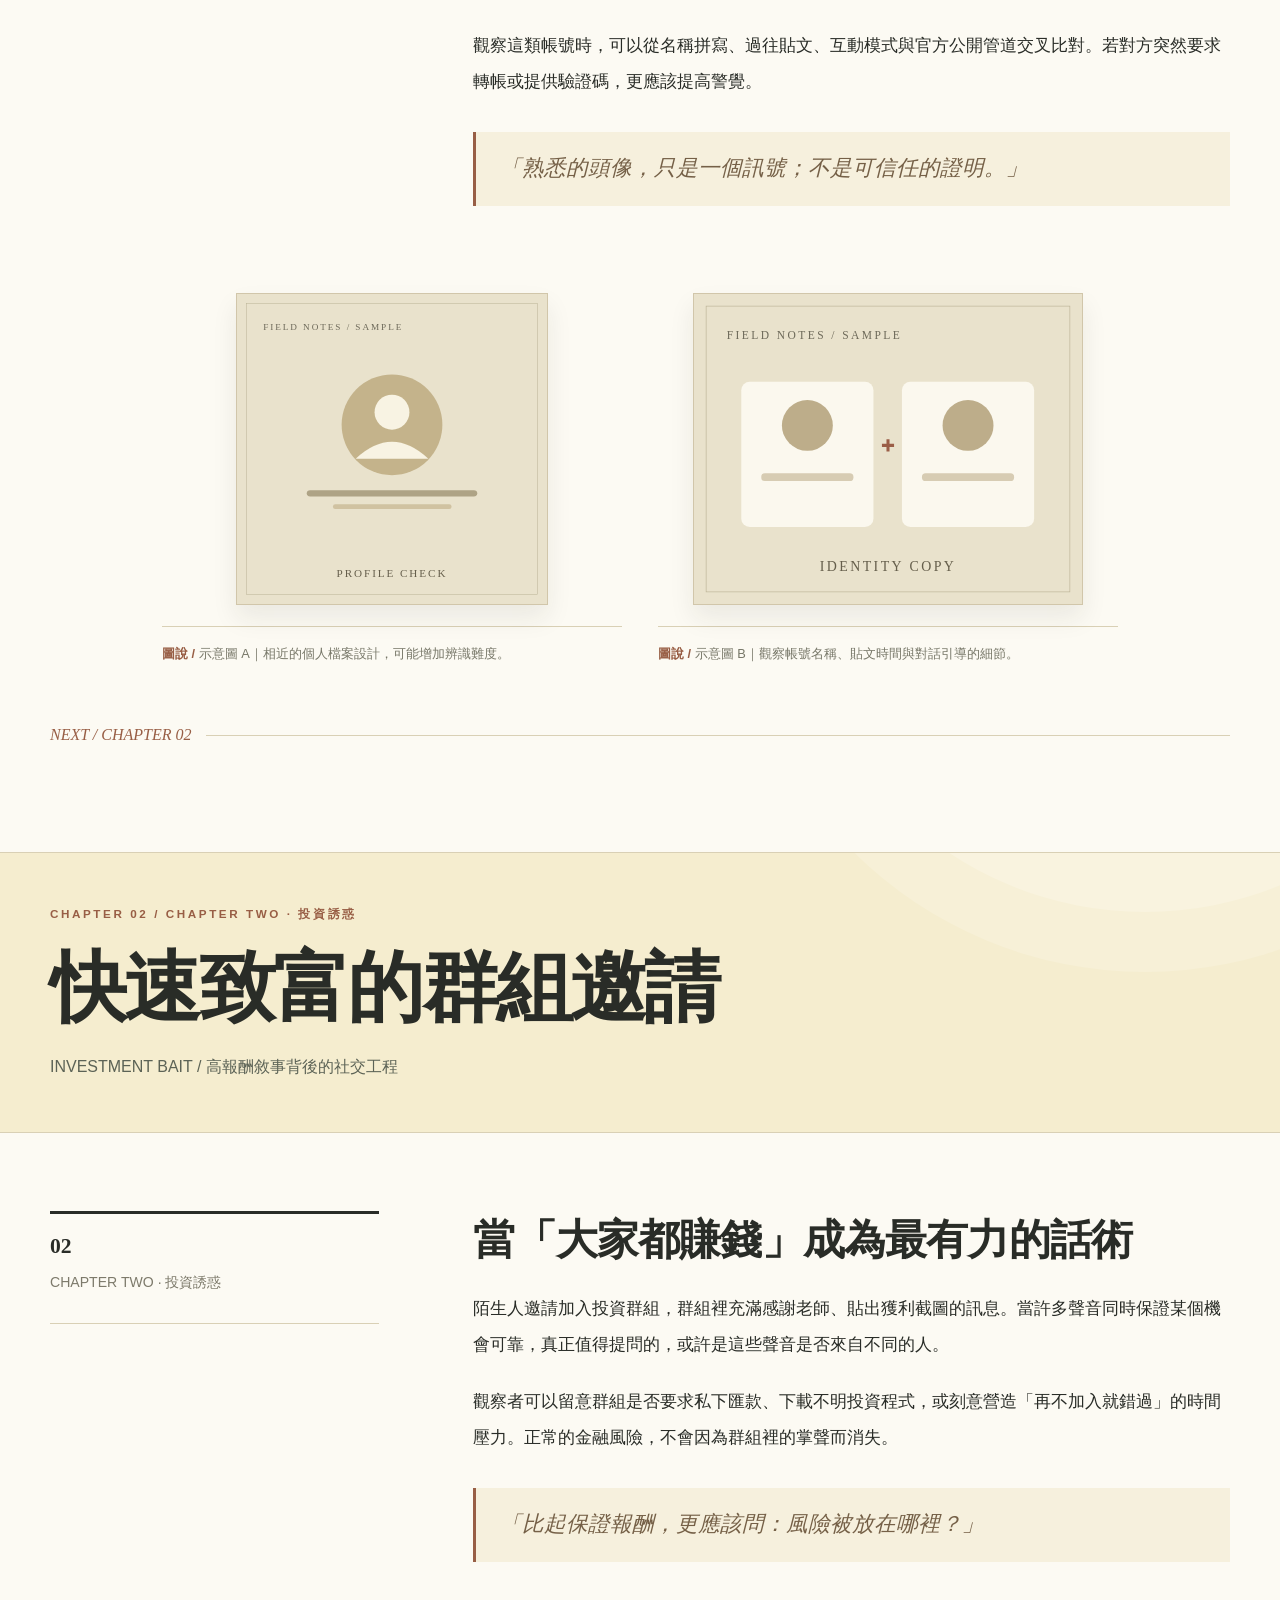
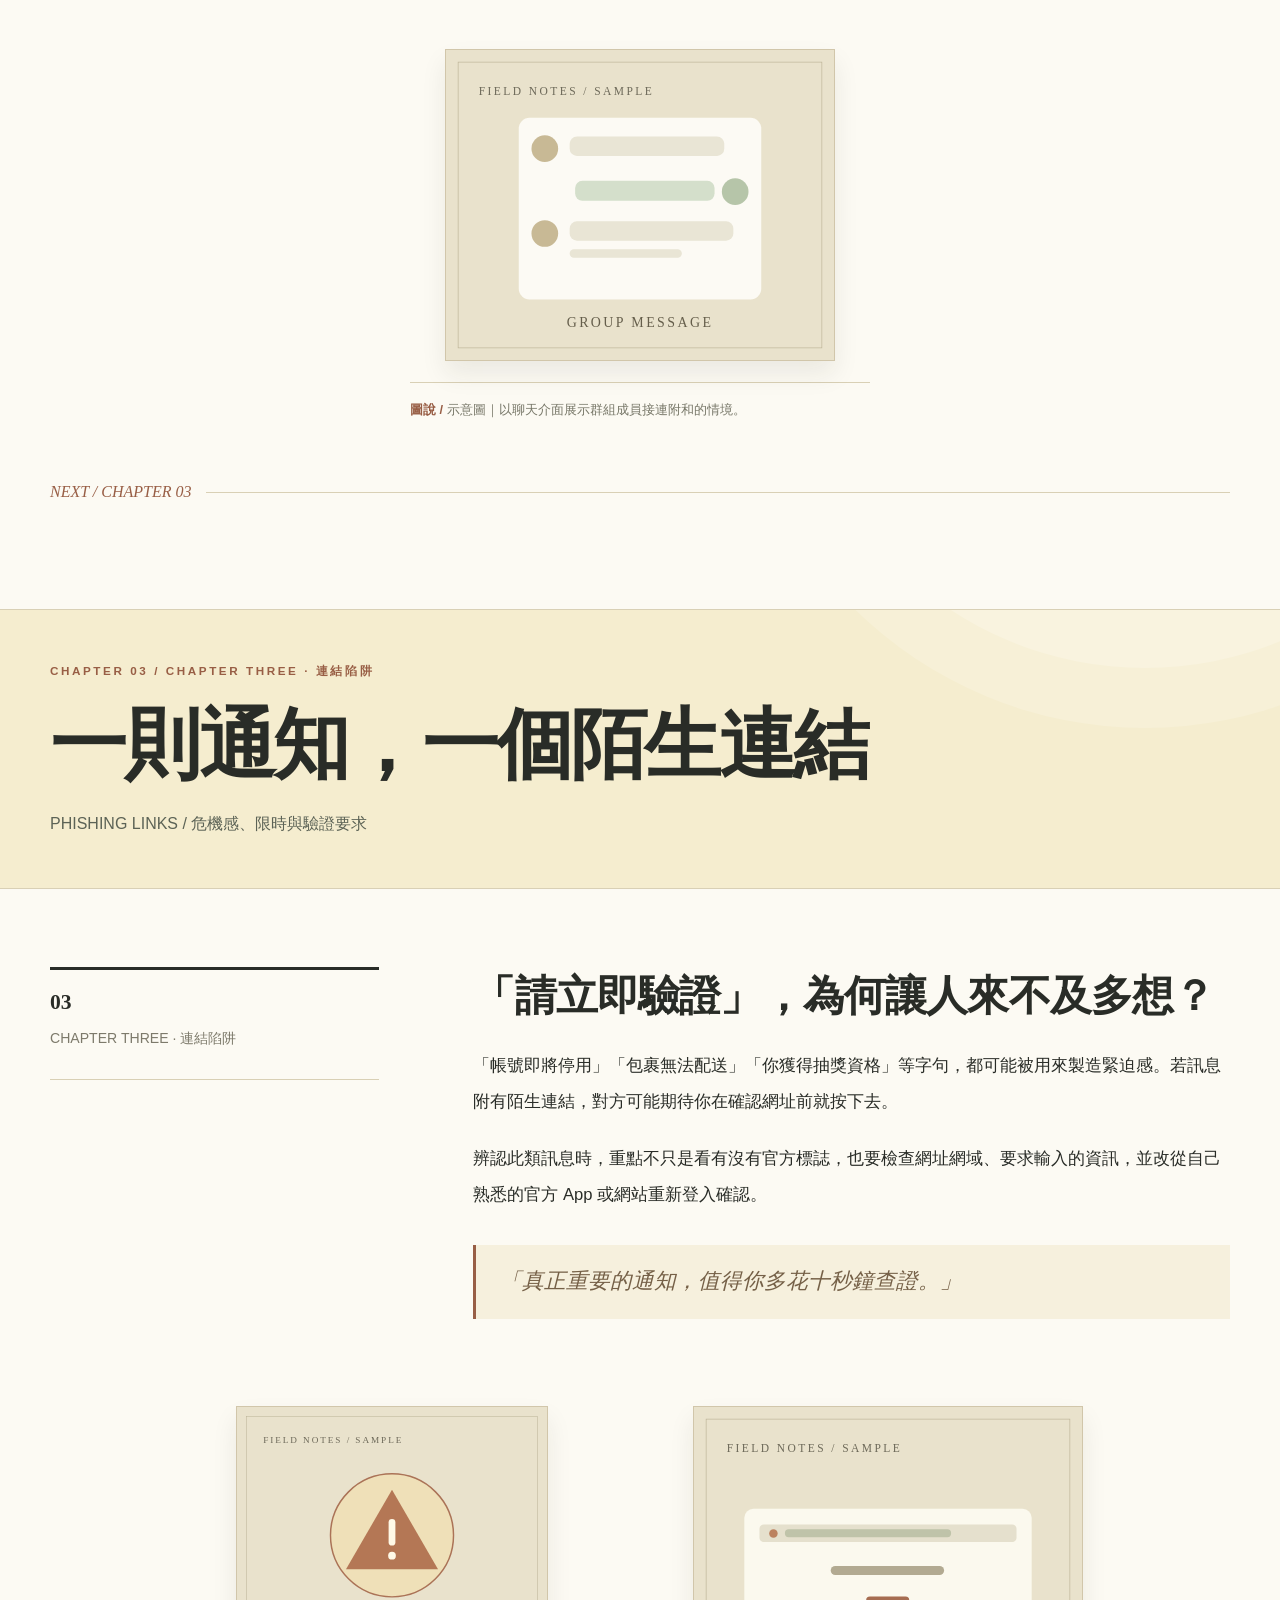
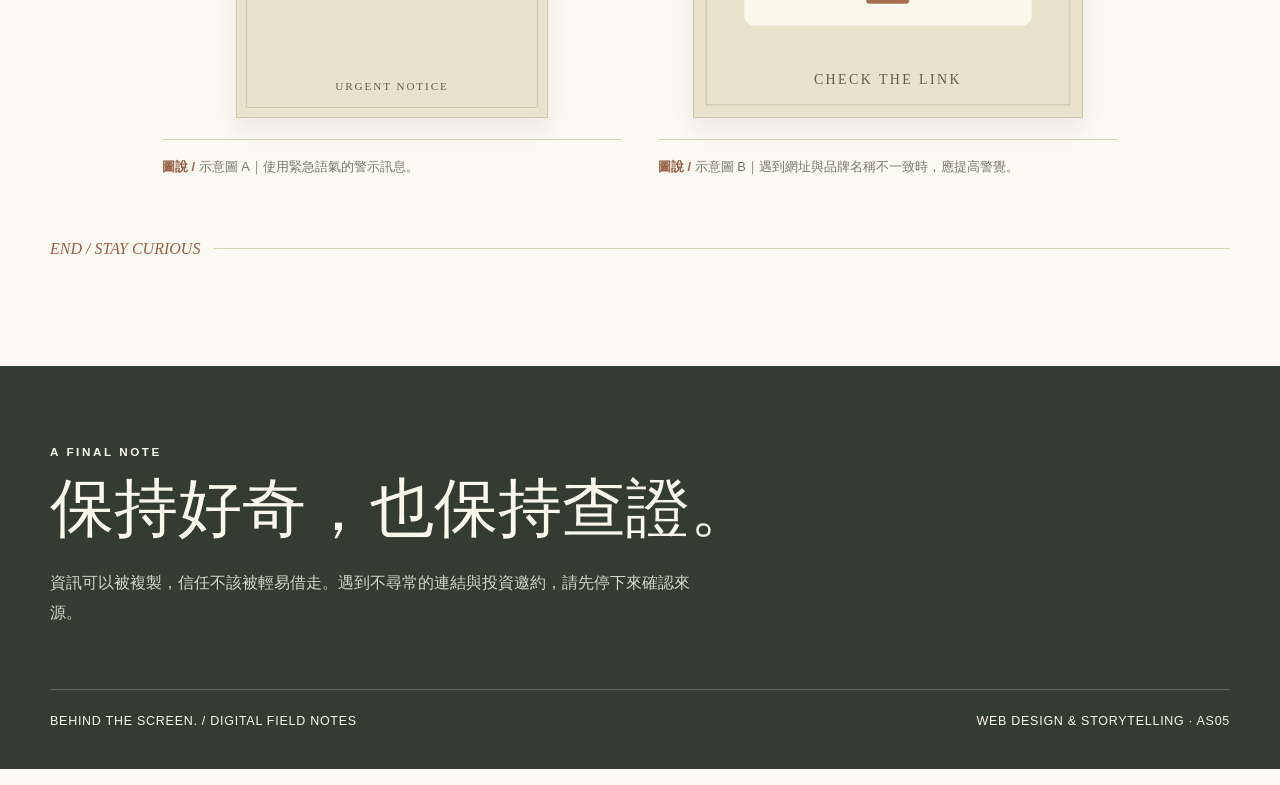
<file: as05_social_scam_magazine.html>
<!doctype html>
<html lang="zh-Hant">
<head>
<meta charset="utf-8">
<meta name="viewport" content="width=device-width, initial-scale=1">
<meta name="description" content="社群帳號與詐騙話術的數位觀察誌，一份互動式網頁設計與敘事練習。">
<title>螢幕背後｜社群詐騙觀察誌</title>
<style>
:root{--ivory:#fcfaf3;--cream:#f5edcf;--yellow:#eddca1;--ink:#292c27;--mute:#7d7a6b;--line:#d9d0b5;--rust:#985e45;--green:#4c604d;--nav-h:76px}
*{box-sizing:border-box}html{scroll-behavior:smooth;scroll-padding-top:calc(var(--nav-h) + 14px)}body{margin:0;color:var(--ink);background:var(--ivory);font-family:Arial,'Noto Sans TC','Microsoft JhengHei',sans-serif;line-height:1.85}a{color:inherit}button{font:inherit}::selection{background:#e7d18c;color:#292c27}.container{width:min(1180px,calc(100% - 72px));margin-inline:auto}.serif{font-family:Georgia,'Noto Serif TC','PMingLiU',serif}.eyebrow{font-size:.73rem;letter-spacing:.22em;font-weight:700;text-transform:uppercase}.topline{background:#343b31;color:#f9f3df;letter-spacing:.15em;font-size:.71rem}.topline .container{display:flex;justify-content:space-between;gap:16px;padding:7px 0}.hero{position:relative;overflow:hidden;background:linear-gradient(130deg,#f7f1dd 0%,#eadba8 100%);border-bottom:1px solid var(--line)}.hero::before{content:'';position:absolute;inset:-15% -5%;opacity:.27;background:radial-gradient(circle at 70% 60%,#fff8d6 0 10%,transparent 40%),repeating-linear-gradient(95deg,transparent 0 36px,#fff 37px 38px)}.hero-inner{position:relative;min-height:470px;padding:87px 0 66px;display:grid;grid-template-columns:1.25fr .75fr;gap:30px;align-items:center}.hero h1{font-size:clamp(3.3rem,8.3vw,7.1rem);font-weight:600;line-height:1.11;letter-spacing:-.055em;margin:14px 0 22px}.hero h1 span{display:block;color:var(--rust)}.hero-lead{font-size:1.08rem;max-width:520px;line-height:2;color:#55584a}.hero-illustration{aspect-ratio:1/1;position:relative;max-width:370px;width:100%;justify-self:center;border:1px solid #7c775f;border-radius:49% 49% 10px 10px;transform:rotate(5deg);background:linear-gradient(160deg,#fdf9e9,#d3be85);box-shadow:18px 22px 0 #c9b78455;display:grid;place-items:center}.hero-illustration::after{content:'ISSUE  01  /  DIGITAL CULTURE';font:600 10px Arial;letter-spacing:.13em;position:absolute;bottom:17px}.phone{width:55%;aspect-ratio:.66;border:8px solid #34382f;border-radius:28px;background:#fffdf6;transform:rotate(-11deg);box-shadow:8px 10px 0 #a3987790;overflow:hidden;padding:15px 13px}.phone-notch{height:6px;width:44%;border-radius:5px;background:#34382f;margin:-6px auto 17px}.profile{display:flex;gap:8px;align-items:center;border-bottom:1px solid #dfdac9;padding-bottom:12px}.avatar{height:29px;aspect-ratio:1;border-radius:50%;background:#c87960}.bars{flex:1;display:grid;gap:6px}.bars i{display:block;height:6px;border-radius:6px;background:#ddd7bd}.bars i:nth-child(2){width:55%}.post{margin-top:14px;height:40%;background:linear-gradient(135deg,#c2c5a8,#a8ad8a);border-radius:5px;display:grid;place-items:center;color:white;font:500 54px Georgia}.caption-bars{display:grid;gap:7px;margin-top:12px}.caption-bars i{height:6px;background:#e3decf;border-radius:4px}.caption-bars i:nth-child(2){width:72%}.nav{position:sticky;top:0;z-index:40;background:#fcfaf3ef;backdrop-filter:blur(14px);border-bottom:1px solid var(--line);transition:box-shadow .3s}.nav.scrolled{box-shadow:0 6px 24px #24291d16}.nav-inner{display:flex;align-items:center;justify-content:space-between;gap:18px;min-height:var(--nav-h)}.brand{font-family:Georgia,'Noto Serif TC',serif;font-weight:700;letter-spacing:.09em;text-decoration:none;white-space:nowrap;font-size:1.08rem}.navlinks{display:flex;gap:clamp(9px,2.2vw,32px);align-items:center}.navlinks a{font-size:.86rem;text-decoration:none;position:relative;color:#66695f;white-space:nowrap;transition:color .2s}.navlinks a::after{content:'';position:absolute;bottom:-7px;left:0;width:0;height:2px;background:var(--rust);transition:width .2s}.navlinks a:hover,.navlinks a:focus-visible,.navlinks a.active{color:var(--rust)}.navlinks a:hover::after,.navlinks a:focus-visible::after,.navlinks a.active::after{width:100%}.navlinks .backtop{font-size:1.1rem}.intro{padding:94px 0 106px;display:grid;grid-template-columns:1fr 2fr;gap:8%;align-items:start}.intro h2{font-size:clamp(2rem,4vw,3.2rem);line-height:1.35;margin:14px 0}.intro p{font-size:1.09rem;line-height:2.15;margin:0 0 17px}.rule{height:1px;background:var(--line);width:100%;margin-top:28px}.chapter-banner{position:relative;scroll-margin-top:var(--nav-h);overflow:hidden;background:var(--cream);border-top:1px solid var(--line);border-bottom:1px solid var(--line)}.chapter-banner::before{content:'';width:45%;position:absolute;right:-12%;top:-210%;aspect-ratio:1;border:1px solid #ffffffa6;border-radius:50%;box-shadow:0 0 0 65px #ffffff30,0 0 0 125px #ffffff29}.chapter-banner:nth-of-type(2n){background:#dfe2d2}.chapter-banner-inner{position:relative;min-height:270px;padding:50px 0;display:flex;flex-direction:column;align-items:flex-start;justify-content:center}.chapter-number{color:var(--rust)}.chapter-banner h2{font-size:clamp(2.45rem,6vw,5rem);line-height:1.24;letter-spacing:-.035em;margin:16px 0}.chapter-banner p{font-size:1rem;color:#5c6356;max-width:690px;margin:0}.chapter-content{padding:78px 0 108px}.article-top{display:grid;grid-template-columns:minmax(180px,1fr) minmax(0,2.3fr);gap:8%;align-items:start}.article-meta{border-top:3px solid var(--ink);padding-top:20px;color:var(--mute);font-size:.88rem}.article-meta strong{display:block;font:600 1.35rem Georgia,serif;color:var(--ink);margin-bottom:10px}.article-copy{max-width:780px}.article-copy h3{font:600 clamp(1.7rem,3.6vw,2.6rem)/1.4 Georgia,'Noto Serif TC',serif;margin:0 0 22px;letter-spacing:-.02em}.article-copy p{margin:0 0 21px;font-size:1.04rem;line-height:2.17}.pullquote{padding:18px 24px;margin:32px 0;border-left:3px solid var(--rust);background:#f6f0dd;color:#756047;font:italic 1.35rem/1.75 Georgia,'Noto Serif TC',serif}.gallery{width:min(100%,990px);margin:51px auto 58px;display:flex;align-items:flex-start;justify-content:center;gap:clamp(15px,3vw,36px)}.gallery figure{margin:0;min-width:0;flex:1;max-width:460px;text-align:center}.image-stage{height:320px;display:flex;align-items:center;justify-content:center;padding:4px}.image-stage img{display:block;max-width:100%;max-height:100%;width:auto;height:auto;object-fit:contain;border:1px solid #d1c6aa;box-shadow:0 13px 24px #27291c14;background:#efe8d2}.gallery figcaption{font-size:.8rem;color:#777768;text-align:left;line-height:1.7;padding-top:16px;border-top:1px solid var(--line);margin-top:17px}.gallery figcaption::before{content:'圖說  /  ';font-weight:700;color:var(--rust)}.figure-empty{height:250px;display:grid;place-items:center;background:#f1ead5;border:1px dashed #b1a380;color:#897f60}.editor-note{margin:30px auto 0;font-size:.83rem;color:var(--mute);text-align:center}.end-line{display:flex;align-items:center;gap:14px;color:var(--rust);font:italic 1rem Georgia;margin:62px 0 0}.end-line::after{content:'';height:1px;flex:1;background:var(--line)}.footer{background:#343b31;color:#faf7eb;padding:70px 0 35px}.footer h2{font:500 clamp(2.4rem,5vw,4rem) Georgia,'Noto Serif TC',serif;margin:0 0 15px}.footer p{color:#d3d7c6;max-width:650px}.footer-bottom{display:flex;justify-content:space-between;gap:16px;border-top:1px solid #ffffff38;margin-top:62px;padding-top:20px;font-size:.78rem;letter-spacing:.06em}.scroll-cue{margin-top:30px;font-size:.75rem;letter-spacing:.14em}.scroll-cue::before{content:'↓';margin-right:12px;font-size:1.4rem;vertical-align:middle}@media(max-width:750px){:root{--nav-h:65px}.container{width:min(100% - 36px,1180px)}.topline{font-size:.59rem}.hero-inner{grid-template-columns:1fr;min-height:0;padding:67px 0 75px}.hero h1{font-size:clamp(3.5rem,12vw,5rem)}.hero-illustration{max-width:230px;margin:10px 0 0;justify-self:end}.nav-inner{flex-wrap:wrap;gap:0;justify-content:center;padding:10px 0;min-height:unset}.brand{width:100%;text-align:center;font-size:.97rem}.navlinks{width:100%;justify-content:space-between;gap:8px;margin-top:6px}.navlinks a{font-size:.72rem}.intro{grid-template-columns:1fr;gap:22px;padding:65px 0}.chapter-banner-inner{min-height:230px;padding:38px 0}.chapter-content{padding:56px 0 75px}.article-top{grid-template-columns:1fr;gap:27px}.article-meta{padding-top:12px}.gallery{gap:16px;margin:34px auto 43px}.image-stage{height:260px}.gallery figcaption{font-size:.7rem}.footer-bottom{flex-direction:column}}@media(max-width:480px){.gallery{flex-direction:column;align-items:center;gap:30px}.gallery figure{width:100%;max-width:400px}.image-stage{height:auto;min-height:150px;max-height:380px}.image-stage img{max-height:370px}.topline .container span:last-child{display:none}.hero-illustration{max-width:185px}.intro p,.article-copy p{font-size:1rem}.navlinks a{font-size:.67rem}}@media(prefers-reduced-motion:reduce){html{scroll-behavior:auto}*,*::before,*::after{transition-duration:.01ms!important;animation-duration:.01ms!important}}
</style>
</head>
<body>
<div class="topline"><div class="container"><span>AN ONLINE EDITORIAL ABOUT DIGITAL DECEPTION</span><span>VOL. 01 · 2026</span></div></div>
<header class="hero" id="home"><div class="container hero-inner"><div><span class="eyebrow">DIGITAL FIELD NOTES · 社群觀察特刊</span><h1 class="serif">螢幕<span>背後。</span></h1><p class="hero-lead">一個頭像、一則私訊、一份看似真誠的邀請。當社群帳號不再只是帳號，我們該如何辨認螢幕另一端的意圖？</p><div class="scroll-cue">SCROLL TO EXPLORE</div></div><div class="hero-illustration" aria-hidden="true"><div class="phone"><div class="phone-notch"></div><div class="profile"><div class="avatar"></div><div class="bars"><i></i><i></i></div></div><div class="post">?</div><div class="caption-bars"><i></i><i></i><i></i></div></div></div></div></header>
<nav class="nav" id="site-nav" aria-label="章節導覽"><div class="container nav-inner"><a class="brand" href="#home">BEHIND THE SCREEN.</a><div class="navlinks"><a class="backtop" href="#home" aria-label="回到首頁">⌂</a><a href="#chapter-1">01 假冒帳號</a><a href="#chapter-2">02 投資群組</a><a href="#chapter-3">03 釣魚私訊</a></div></div></nav>
<main><section class="container intro"><div><div class="eyebrow">EDITOR'S NOTE</div><h2 class="serif">真實與偽裝，<br>只有一線之隔。</h2><div class="rule"></div></div><div><p>我們每天滑過數不清的社群貼文。那些看似熟悉的頭像、熱心的推薦與緊急的通知，有時只需要幾個細節，就能讓一場詐騙顯得像日常對話。</p><p>本頁是《網頁設計與敘事》課程的示範作品。以下三個章節提供可自由改寫的觀察方向；圖片與案例均為版面展示用途，並非真實案件證據。</p></div></section><div id="chapters"></div></main>
<footer class="footer"><div class="container"><span class="eyebrow">A FINAL NOTE</span><h2>保持好奇，也保持查證。</h2><p>資訊可以被複製，信任不該被輕易借走。遇到不尋常的連結與投資邀約，請先停下來確認來源。</p><div class="footer-bottom"><span>BEHIND THE SCREEN. / DIGITAL FIELD NOTES</span><span>WEB DESIGN & STORYTELLING · AS05</span></div></div></footer>
<script>
/* ====================================================================
   ✏️ 只需要修改這個「內容資料區」，不用去調整 HTML / CSS 版面。
   一個 chapter 的 images 可以寫：[]、[一張]、[兩張]，或更多張。
   src: 圖片網址，或同資料夾的檔名（例如 "images/photo1.jpg"）。
   ratio: "1:1"（方形）或 "5:4"（社群貼文），只有使用示範圖時才需要。
   caption: 圖片下方的新聞式附註文字。
   兩張不同長寬的圖會以「圖片本身的垂直中心線」對齊，不必改程式。
   ==================================================================== */
const chapters = [
  {
    id: 'chapter-1', number: '01', nav: '假冒帳號',
    title: '熟悉的面孔，陌生的訊息',
    subtitle: 'IDENTITY IMITATION / 當名稱、照片與認證感都可以被模仿',
    kicker: 'CHAPTER ONE · 身分偽裝',
    headline: '看起來一模一樣，就是真的嗎？',
    paragraphs: [
      '有些可疑帳號會使用與公眾人物、品牌或熟人相近的名稱、照片與版面。第一眼看去，差異可能只藏在多一個底線、少一個字母，或近期才建立的帳號資訊裡。',
      '觀察這類帳號時，可以從名稱拼寫、過往貼文、互動模式與官方公開管道交叉比對。若對方突然要求轉帳或提供驗證碼，更應該提高警覺。'
    ],
    quote: '熟悉的頭像，只是一個訊號；不是可信任的證明。',
    images: [
      {src: '', ratio:'1:1', kind:'identity', caption:'示意圖 A｜相近的個人檔案設計，可能增加辨識難度。'},
      {src: '', ratio:'5:4', kind:'clone', caption:'示意圖 B｜觀察帳號名稱、貼文時間與對話引導的細節。'}
    ],
    ending: 'NEXT / CHAPTER 02'
  },
  {
    id: 'chapter-2', number: '02', nav: '投資群組',
    title: '快速致富的群組邀請',
    subtitle: 'INVESTMENT BAIT / 高報酬敘事背後的社交工程',
    kicker: 'CHAPTER TWO · 投資誘惑',
    headline: '當「大家都賺錢」成為最有力的話術',
    paragraphs: [
      '陌生人邀請加入投資群組，群組裡充滿感謝老師、貼出獲利截圖的訊息。當許多聲音同時保證某個機會可靠，真正值得提問的，或許是這些聲音是否來自不同的人。',
      '觀察者可以留意群組是否要求私下匯款、下載不明投資程式，或刻意營造「再不加入就錯過」的時間壓力。正常的金融風險，不會因為群組裡的掌聲而消失。'
    ],
    quote: '比起保證報酬，更應該問：風險被放在哪裡？',
    images: [
      {src: '', ratio:'5:4', kind:'group', caption:'示意圖｜以聊天介面展示群組成員接連附和的情境。'}
    ],
    ending: 'NEXT / CHAPTER 03'
  },
  {
    id: 'chapter-3', number: '03', nav: '釣魚私訊',
    title: '一則通知，一個陌生連結',
    subtitle: 'PHISHING LINKS / 危機感、限時與驗證要求',
    kicker: 'CHAPTER THREE · 連結陷阱',
    headline: '「請立即驗證」，為何讓人來不及多想？',
    paragraphs: [
      '「帳號即將停用」「包裹無法配送」「你獲得抽獎資格」等字句，都可能被用來製造緊迫感。若訊息附有陌生連結，對方可能期待你在確認網址前就按下去。',
      '辨認此類訊息時，重點不只是看有沒有官方標誌，也要檢查網址網域、要求輸入的資訊，並改從自己熟悉的官方 App 或網站重新登入確認。'
    ],
    quote: '真正重要的通知，值得你多花十秒鐘查證。',
    images: [
      {src: '', ratio:'1:1', kind:'notice', caption:'示意圖 A｜使用緊急語氣的警示訊息。'},
      {src: '', ratio:'5:4', kind:'link', caption:'示意圖 B｜遇到網址與品牌名稱不一致時，應提高警覺。'}
    ],
    ending: 'END / STAY CURIOUS'
  }
];
/* ====== 內容資料區結束；下方是自動排版程式，原則上不用改 ====== */
const esc = value => String(value ?? '').replace(/[&<>"']/g, ch=>({'&':'&amp;','<':'&lt;','>':'&gt;','"':'&quot;',"'":'&#39;'}[ch]));
// 不須網路連線的編輯示範圖；填入 src 後就自動改成你的真實圖片。
function placeholderSvg(kind, ratio) {
 const square = ratio === '1:1', w=640,h=square?640:512;
 const heading={identity:'PROFILE CHECK',clone:'IDENTITY COPY',group:'GROUP MESSAGE',notice:'URGENT NOTICE',link:'CHECK THE LINK'}[kind]||'SOCIAL NOTE';
 const art={
 identity:`<circle cx="320" cy="270" r="104" fill="#c4b38b"/><circle cx="320" cy="244" r="36" fill="#f8f3e3"/><path d="M245 340 Q320 270 395 340" fill="#f8f3e3"/><rect x="144" y="405" width="352" height="13" rx="7" fill="#aea385"/><rect x="198" y="434" width="245" height="10" rx="5" fill="#d0c2a1"/>`,
 clone:`<rect x="78" y="145" width="218" height="240" rx="14" fill="#fbf8ee"/><rect x="343" y="145" width="218" height="240" rx="14" fill="#fbf8ee"/><circle cx="187" cy="217" r="42" fill="#bdad8a"/><circle cx="452" cy="217" r="42" fill="#bdad8a"/><rect x="111" y="296" width="152" height="13" rx="6" fill="#d7ccb3"/><rect x="376" y="296" width="152" height="13" rx="6" fill="#d7ccb3"/><path d="M310 250 L330 250 M320 240 L320 260" stroke="#9b5e47" stroke-width="5"/>`,
 group:`<rect x="120" y="112" width="400" height="300" rx="18" fill="#fcfaf4"/><circle cx="163" cy="163" r="22" fill="#c8b995"/><rect x="204" y="143" width="255" height="32" rx="12" fill="#e9e5d5"/><circle cx="477" cy="234" r="22" fill="#b6c5a9"/><rect x="213" y="216" width="230" height="33" rx="12" fill="#d4dfcb"/><circle cx="163" cy="303" r="22" fill="#c8b995"/><rect x="204" y="283" width="270" height="32" rx="12" fill="#e9e5d5"/><rect x="204" y="329" width="185" height="14" rx="7" fill="#e9e5d5"/>`,
 notice:`<circle cx="320" cy="265" r="127" fill="#efe0b8" stroke="#ab7357" stroke-width="3"/><path d="M320 171 L415 335 H225 Z" fill="#b47755"/><rect x="313" y="231" width="14" height="55" rx="7" fill="#fff9e7"/><circle cx="320" cy="307" r="8" fill="#fff9e7"/>`,
 link:`<rect x="83" y="168" width="474" height="193" rx="15" fill="#fbf9ee"/><rect x="108" y="194" width="424" height="29" rx="7" fill="#e5e0cd"/><circle cx="131" cy="209" r="7" fill="#bc825f"/><rect x="150" y="202" width="274" height="13" rx="6" fill="#bfc3a9"/><path d="M233 270 H405" stroke="#b2aa91" stroke-width="15" stroke-linecap="round"/><path d="M290 319 H349" stroke="#a66d51" stroke-width="12" stroke-linecap="round"/>`
 }[kind]||'';
 const svg=`<svg xmlns="http://www.w3.org/2000/svg" width="${w}" height="${h}" viewBox="0 0 640 ${h}"><rect width="640" height="${h}" fill="#e9e2cc"/><rect x="20" y="20" width="600" height="${h-40}" fill="none" stroke="#b8af92"/><text x="54" y="74" font-family="Georgia" font-size="19" letter-spacing="4" fill="#6d6959">FIELD NOTES / SAMPLE</text>${art}<text x="320" y="${h-55}" text-anchor="middle" font-family="Georgia" font-size="23" letter-spacing="4" fill="#655e4b">${heading}</text></svg>`;
 return 'data:image/svg+xml;charset=utf-8,'+encodeURIComponent(svg);
}
function renderImage(img,i){const src=img.src?.trim()||placeholderSvg(img.kind,img.ratio);return `<figure><div class="image-stage"><img src="${esc(src)}" alt="${esc(img.alt||img.caption||'章節示意圖片')}" loading="lazy"></div><figcaption>${esc(img.caption||'')}</figcaption></figure>`}
function renderChapter(c){return `<section class="chapter" aria-labelledby="${esc(c.id)}-heading"><header class="chapter-banner" id="${esc(c.id)}"><div class="container chapter-banner-inner"><span class="eyebrow chapter-number">CHAPTER ${esc(c.number)} / ${esc(c.kicker)}</span><h2 class="serif" id="${esc(c.id)}-heading">${esc(c.title)}</h2><p>${esc(c.subtitle)}</p></div></header><div class="container chapter-content"><div class="article-top"><aside class="article-meta"><strong>0${Number(c.number)}</strong><span>${esc(c.kicker)}</span><div class="rule"></div></aside><div class="article-copy"><h3>${esc(c.headline)}</h3>${c.paragraphs.map(p=>`<p>${esc(p)}</p>`).join('')}${c.quote?`<blockquote class="pullquote">「${esc(c.quote)}」</blockquote>`:''}</div></div>${c.images?.length?`<div class="gallery" aria-label="${esc(c.nav)}圖片集">${c.images.map(renderImage).join('')}</div>`:''}<div class="end-line">${esc(c.ending)}</div></div></section>`}
document.getElementById('chapters').innerHTML=chapters.map(renderChapter).join('');
const nav=document.getElementById('site-nav');
function updateNavHeight(){document.documentElement.style.setProperty('--nav-h',nav.offsetHeight+'px')}
updateNavHeight();window.addEventListener('resize',updateNavHeight);
const links=Array.from(document.querySelectorAll('.navlinks a[href^="#chapter-"]'));
const observer=new IntersectionObserver(entries=>{for(const entry of entries){if(entry.isIntersecting){links.forEach(link=>link.classList.toggle('active',link.getAttribute('href')==='#'+entry.target.id))}}},{rootMargin:'-25% 0px -65% 0px'});
document.querySelectorAll('.chapter-banner').forEach(s=>observer.observe(s));
window.addEventListener('scroll',()=>nav.classList.toggle('scrolled',window.scrollY>70),{passive:true});
// 導覽列使用原生 anchor + CSS smooth scroll；scroll-padding-top 避免標題被黏性導覽列遮住。
</script>
</body>
</html>
</file>
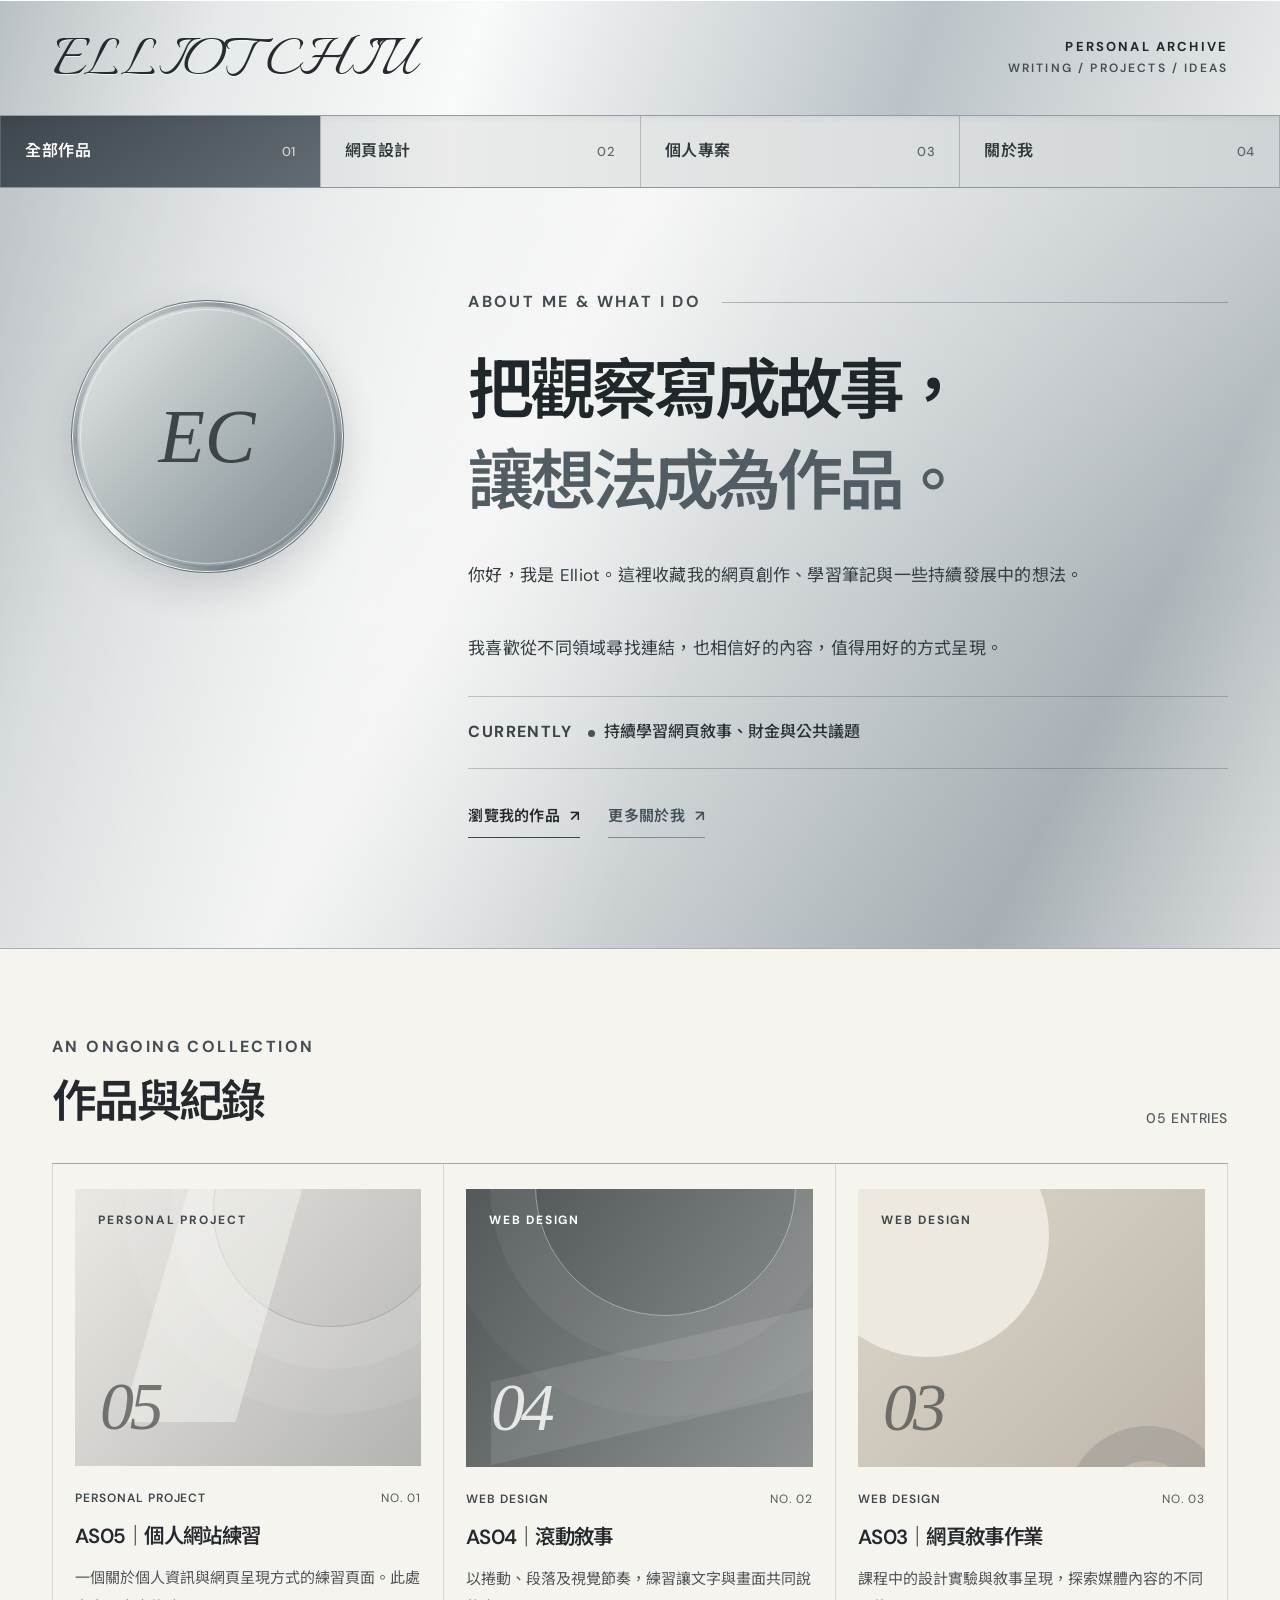
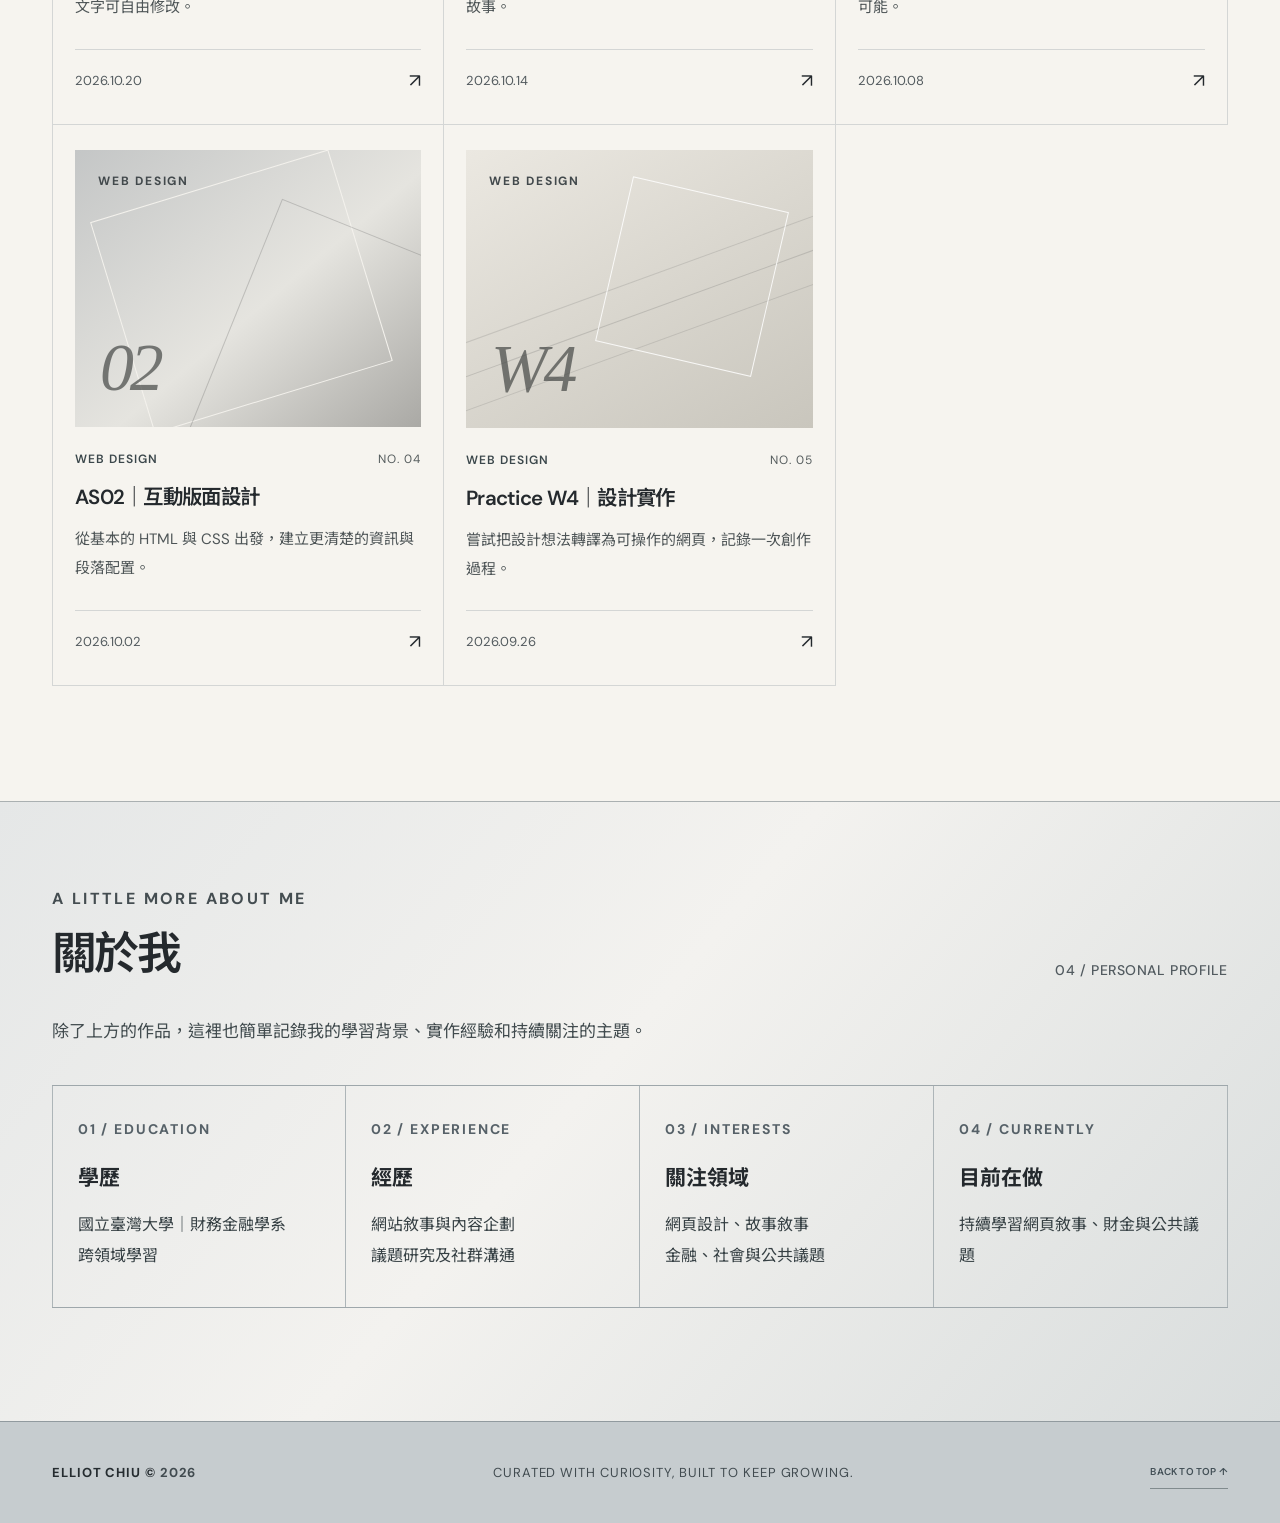
<file: index (2).html>
<!DOCTYPE html>
<html lang="zh-Hant">
<head>
  <meta charset="UTF-8">
  <meta name="viewport" content="width=device-width, initial-scale=1">
  <meta name="theme-color" content="#c9ced0">
  <meta name="description" content="Elliot Chiu 的個人網站、作品紀錄與學習筆記。">
  <title>Elliot Chiu — Personal Archive</title>
  <link rel="preconnect" href="https://fonts.googleapis.com">
  <link rel="preconnect" href="https://fonts.gstatic.com" crossorigin>
  <link href="https://fonts.googleapis.com/css2?family=DM+Sans:wght@400;500;600;700&family=Noto+Sans+TC:wght@400;500;600;700&family=Allura&family=Italianno&display=swap" rel="stylesheet">
  <style>
    :root {
      --paper: #f5f3ee;
      --cream: #fbf9f4;
      --ink: #24292d;
      --soft-ink: #41484b;
      --muted: #596165;
      --line: #d4d6d5;
      --line-dark: #a2a8ab;
      --accent: #626a6e;
      --silver-shadow: #aeb5b9;
      --sans: "DM Sans", "Noto Sans TC", sans-serif;
      --script: "Italianno", "Allura", "URW Chancery L", "Z003", cursive;
    }
    *, *::before, *::after { box-sizing: border-box; }
    html { scroll-behavior: smooth; }
    body { margin: 0; background: var(--paper); color: var(--ink); font-family: var(--sans); line-height: 1.8; -webkit-font-smoothing: antialiased; }
    a { color: inherit; text-decoration: none; }
    button { font: inherit; }
    :focus-visible { outline: 3px solid #434d55; outline-offset: 4px; }
    .container { width: min(1390px, calc(100% - 104px)); margin-inline: auto; }

    /* ── 金屬銀色識別：用漸層與極細高光，避免厚邊框 ── */
    .masthead {
      position: relative; isolation: isolate;
      background: linear-gradient(108deg,#b9c0c4 0%,#e6e9e9 17%,#f9fafa 37%,#bbc3c8 71%,#e7e9e9 100%);
      border-bottom: 1px solid #949da2;
      box-shadow: inset 0 1px rgba(255,255,255,.95), 0 2px 6px rgba(51,58,61,.07);
    }
    .masthead__top { min-height: 115px; padding-block: 16px; display: flex; align-items: center; justify-content: space-between; gap: 24px; }
    .wordmark {
      display: inline-block; white-space: nowrap; transform: translateY(5px);
      font: 400 clamp(44px,5.1vw,68px)/.92 var(--script);
      letter-spacing: .018em; color: #252c30;
      text-shadow: 0 1px rgba(255,255,255,.62);
    }
    .masthead__detail { text-align: right; color: #454e53; font-size: 12px; line-height: 1.8; letter-spacing: .18em; font-weight: 600; }
    .masthead__detail strong { display: block; font-size: 13px; color: #20282c; }

    /* ── 單行分割導覽，字級不再偏小 ── */
    .nav-rail { background: linear-gradient(90deg,#c0c7cb 0%,#e7e9e8 35%,#c9ced0 100%); border-bottom: 1px solid #8e969a; }
    .nav-items { display: flex; align-items: stretch; overflow-x: auto; width: 100%; scrollbar-width: thin; }
    .nav-items::-webkit-scrollbar { height: 4px; }
    .nav-items::-webkit-scrollbar-thumb { background: #798388; }
    .nav-button {
      display: flex; flex: 1 0 0; min-width: 170px; align-items: center; justify-content: space-between;
      border: 0; border-left: 1px solid rgba(93,103,110,.36);
      background: rgba(255,255,255,.10); color: #30383c;
      padding: 21px 24px; text-align: left;
      font-size: 16px; font-weight: 600; letter-spacing: .035em;
      cursor: pointer; transition: background .2s, color .2s;
    }
    .nav-button:last-child { border-right: 1px solid rgba(93,103,110,.36); }
    .nav-button:hover { background: rgba(255,255,255,.62); }
    .nav-button.is-active { color: #fff; background: linear-gradient(145deg,#3c464c,#626c72); }
    .nav-button__num { font-size: 13px; opacity: .72; margin-left: 16px; font-weight: 500; }

    /* ── Hero: 亮銀 / 精緻西裝質感 ── */
    .hero {
      position: relative; isolation: isolate; overflow: hidden;
      padding: 100px 0 110px; border-bottom: 1px solid #a8adb0;
      background: linear-gradient(117deg,#aab2b7 0%,#d2d7d8 17%,#f0f1f0 39%,#c6cccf 65%,#abb3b8 82%,#e0e3e3 100%);
    }
    .hero::before {
      content:""; position: absolute; z-index: -1; inset: 0;
      background: linear-gradient(106deg,transparent 1%,rgba(255,255,255,.47) 32%,transparent 55%),
                  linear-gradient(180deg,rgba(255,255,255,.25),transparent 55%,rgba(77,86,92,.045));
      pointer-events:none;
    }
    .hero-grid { display: grid; grid-template-columns: minmax(215px, 310px) minmax(0,1fr); gap: clamp(60px,8.3vw,144px); align-items: start; }
    .profile-side { padding: 12px 0 0; display: flex; flex-direction: column; align-items: center; }
    .avatar-shell {
      position: relative; width: min(100%,273px); aspect-ratio: 1; border-radius: 50%;
      padding: 5px; border: 1px solid rgba(77,87,94,.68);
      background: linear-gradient(137deg,#fdfefe 0%,#8f999f 27%,#f7f9f9 49%,#77838a 78%,#e8ebec 100%);
      box-shadow: 0 15px 37px rgba(36,45,50,.16), inset 0 0 0 1px rgba(255,255,255,.92);
    }
    .avatar-shell::after { content:""; position:absolute; inset: 8px; border: 1px solid rgba(255,255,255,.5); border-radius:50%; pointer-events:none; }
    .avatar {
      width: 100%; height: 100%; border-radius: 50%; overflow: hidden; display: grid; place-items: center;
      background: linear-gradient(135deg,#e9ebeb,#abb4b7 54%,#7c878d);
      color: #3d4548; font: italic 400 76px/1 Georgia,serif;
      box-shadow: inset 0 0 0 1px rgba(48,56,61,.2);
    }
    .avatar img { width: 100%; height: 100%; display:block; object-fit:cover; }
    .hero-content { min-width:0; }
    .eyebrow { margin: 0; color: #444d51; font-size: 16px; font-weight: 700; letter-spacing: .15em; }
    .hero-content__overline { display:flex; align-items:center; gap:21px; }
    .hero-content__overline::after { content:""; height:1px; flex:1; background:rgba(60,70,77,.35); }
    .hero-title {
      margin: 29px 0 29px; font-size: clamp(43px,5.15vw,78px);
      font-weight: 600; letter-spacing: -.065em; line-height: 1.38; color:#20272b;
    }
    .hero-title em { font-style:normal; color:#515d62; }
    .hero-description { max-width:750px; font-size: 17px; color:#333d42; line-height:2.15; letter-spacing:.015em; white-space:pre-line; }
    .status-line { display:flex; align-items:baseline; flex-wrap:wrap; gap:16px; margin-top:30px; padding:21px 0; border-top:1px solid rgba(72,80,85,.3); border-bottom:1px solid rgba(72,80,85,.3); }
    .status-line__label { white-space:nowrap; color:#3b4448; font-size:16px; font-weight:700; letter-spacing:.09em; }
    .status-line__text { font-size:16px; font-weight:500; color:#293236; }
    .status-dot { display:inline-block; width:7px; height:7px; margin-right:9px; vertical-align:middle; border-radius:50%; background:#465158; }
    .hero-actions { display:flex; align-items:center; flex-wrap:wrap; gap:28px; margin-top:27px; }
    .text-link { display:inline-flex; align-items:center; gap:10px; padding:7px 0; border-bottom:1px solid #3b454a; font-size:15px; font-weight:600; letter-spacing:.02em; }
    .text-link--secondary { color:#435057; border-color:#818b8e; }
    .text-link:hover { color:#6b7479; border-color:#6b7479; }

    /* ── 作品仍維持米白色雜誌式閱讀區 ── */
    .portfolio { padding:84px 0 115px; scroll-margin-top:25px; background:#f6f4ef; }
    .section-heading { display:flex; justify-content:space-between; align-items:end; gap:22px; margin-bottom:32px; }
    .section-title { margin: 11px 0 0; font-size:clamp(32px,3.5vw,51px); line-height:1.3; font-weight:600; letter-spacing:-.06em; }
    .section-meta { color:#525b60; font-size:14px; font-weight:500; white-space:nowrap; letter-spacing:.04em; }
    .portfolio-rule { height:1px; background:#a4aaac; }
    .card-grid { display:grid; grid-template-columns:repeat(3,minmax(0,1fr)); }
    .work-card { min-width:0; display:flex; flex-direction:column; padding:25px 22px 26px; border-bottom:1px solid var(--line); border-right:1px solid var(--line); transition:background .25s; }
    .work-card:nth-child(3n+1) { border-left:1px solid var(--line); }
    .work-card:hover { background:#eae9e5; }
    .work-card:focus-visible { outline-offset:-4px; }
    .work-card:hover .cover-art__image { transform:scale(1.05); }
    .work-card:hover .card-arrow { transform:translate(3px,-3px); }
    .cover-art { position:relative; isolation:isolate; overflow:hidden; width:100%; aspect-ratio:5/4; background:#d2d1cd; display:flex; align-items:end; padding:25px; }
    .cover-art::before,.cover-art::after { content:""; position:absolute; z-index:-1; pointer-events:none; }
    .cover-art--stone { background:linear-gradient(130deg,#ebe9e4 0%,#b3b3b0 100%); }
    .cover-art--stone::before { width:68%; aspect-ratio:1; border:1px solid rgba(65,65,65,.2); border-radius:50%; top:-35%; right:-8%; box-shadow:0 0 0 42px rgba(255,255,255,.09),0 0 0 87px rgba(255,255,255,.07); }
    .cover-art--stone::after { width:33%; height:84%; background:rgba(249,248,244,.45); top:0; left:23%; transform:skew(-16deg); }
    .cover-art--fog { background:linear-gradient(140deg,#c4c6c6,#e5e4df 55%,#aaa9a5); }
    .cover-art--fog::before { width:72%; height:80%; top:11%; left:12%; border:1px solid #f4f2ed; transform:rotate(-17deg); }
    .cover-art--fog::after { width:67%; height:90%; top:30%; right:-11%; border:1px solid rgba(80,80,80,.25); transform:rotate(22deg); }
    .cover-art--sand { background:linear-gradient(135deg,#ded8cc,#bdb5aa); }
    .cover-art--sand::before { width:70%; aspect-ratio:1; background:#ede8e0; border-radius:50%; top:-27%; left:-15%; }
    .cover-art--sand::after { width:47%; aspect-ratio:1; border:35px solid #a39f98; border-radius:50%; bottom:-44%; right:-7%; opacity:.65; }
    .cover-art--ink { background:linear-gradient(125deg,#4d5354,#909494); }
    .cover-art--ink::before { width:75%; aspect-ratio:1; border:1px solid rgba(255,255,255,.4); border-radius:50%; top:-48%; left:20%; box-shadow:0 0 0 45px rgba(255,255,255,.05),0 0 0 100px rgba(255,255,255,.035); }
    .cover-art--ink::after { width:100%; height:30%; background:rgba(255,255,255,.1); bottom:15%; transform:skewY(-13deg); }
    .cover-art--linen { background:linear-gradient(150deg,#ebe8e1,#c9c6bd); }
    .cover-art--linen::before { width:200%; height:1px; background:rgba(90,90,90,.22); top:45%; left:-20%; transform:rotate(-20deg); box-shadow:0 32px 0 rgba(90,90,90,.18),0 -32px 0 rgba(90,90,90,.18); }
    .cover-art--linen::after { width:46%; height:61%; border:1px solid rgba(255,255,255,.85); right:12%; top:15%; transform:rotate(13deg); }
    .cover-art__image { position:absolute; inset:0; width:100%; height:100%; object-fit:cover; transition:transform .45s; z-index:0; }
    .cover-art__label { position:absolute; left:23px; top:21px; z-index:1; font-size:12px; font-weight:700; letter-spacing:.15em; color:#42494c; }
    .cover-art--ink .cover-art__label { color:#fff; }
    .cover-art__title { position:relative; z-index:1; font:italic 400 clamp(52px,5.3vw,86px)/1 Georgia,serif; color:rgba(57,60,59,.66); letter-spacing:-.06em; }
    .cover-art--ink .cover-art__title { color:rgba(255,255,255,.82); }
    .cover-art.has-image .cover-art__label,.cover-art.has-image .cover-art__title { display:none; }
    .card-meta { display:flex; align-items:center; justify-content:space-between; gap:15px; margin:22px 0 12px; font-size:12px; color:#555c5d; letter-spacing:.08em; }
    .card-meta__category { color:#3b474b; font-weight:600; }
    .card-title { font-size:clamp(19px,1.6vw,23px); line-height:1.5; font-weight:600; letter-spacing:-.035em; margin:0; }
    .card-description { margin:12px 0 27px; font-size:15px; line-height:1.9; color:#4e5557; flex-grow:1; }
    .card-bottom { display:flex; justify-content:space-between; align-items:center; padding-top:14px; border-top:1px solid var(--line); color:#525a5e; font-size:13px; }
    .card-arrow { display:inline-flex; align-items:center; justify-content:center; font-size:19px; color:var(--ink); transition:transform .25s; }
    .empty-state { border:1px solid var(--line); text-align:center; padding:65px 20px; color:#555; font-size:16px; }
    .empty-state[hidden] { display:none; }

    /* ── 獨立「關於我」區：學歷、經歷、關注、現況 ── */
    .about-details {
      scroll-margin-top:25px; padding:83px 0 113px; border-top:1px solid #aab0b1;
      background:linear-gradient(130deg,#e5e7e7,#f3f2ef 46%,#d9dddd 100%);
    }
    .about-intro { max-width:820px; margin:12px 0 37px; font-size:17px; color:#414b4e; line-height:1.9; }
    .about-grid { display:grid; grid-template-columns:repeat(4,minmax(0,1fr)); border-top:1px solid #9ea7ab; border-bottom:1px solid #9ea7ab; }
    .about-tile { padding:29px 25px 36px; min-height:210px; border-right:1px solid #adb5b8; }
    .about-tile:first-child { border-left:1px solid #adb5b8; }
    .about-tile__num { font-size:14px; font-weight:700; color:#566168; letter-spacing:.13em; }
    .about-tile h3 { margin:21px 0 15px; font-size:21px; line-height:1.4; font-weight:700; }
    .about-tile p { margin:0; font-size:16px; line-height:1.95; white-space:pre-line; color:#364044; }

    .footer { background:#c6cccf; border-top:1px solid #919a9f; }
    .footer-inner { display:flex; flex-wrap:wrap; align-items:center; justify-content:space-between; gap:12px 24px; padding:34px 0; }
    .footer-inner span { font-size:13px; letter-spacing:.07em; color:#414b50; }
    .footer-name { font-weight:700; color:#252c30 !important; }

    @media (max-width:1100px) {
      .container { width:calc(100% - 72px); }
      .hero-grid { grid-template-columns:230px minmax(0,1fr); gap:54px; }
      .hero-title { font-size:clamp(42px,5.4vw,62px); }
      .about-grid { grid-template-columns:repeat(2,minmax(0,1fr)); }
      .about-tile:nth-child(odd) { border-left:1px solid #adb5b8; }
      .about-tile:nth-child(-n+2) { border-bottom:1px solid #adb5b8; }
      .card-grid { grid-template-columns:repeat(2,minmax(0,1fr)); }
      .work-card:nth-child(3n+1) { border-left:none; }
      .work-card:nth-child(2n+1) { border-left:1px solid var(--line); }
    }
    @media (max-width:720px) {
      .container { width:calc(100% - 38px); }
      .masthead__top { min-height:94px; }
      .wordmark { font-size:43px; }
      .masthead__detail { font-size:9px; letter-spacing:.09em; }
      .masthead__detail strong { font-size:10px; }
      .nav-button { flex:0 0 auto; min-width:148px; padding:17px 18px; font-size:15px; }
      .nav-button__num { font-size:11px; }
      .hero { padding:51px 0 63px; }
      .hero-grid { grid-template-columns:1fr; gap:42px; }
      .profile-side { padding:0; align-items:flex-start; }
      .avatar-shell { width:156px; padding:4px; }
      .avatar { font-size:50px; }
      .hero-title { font-size:clamp(38px,9.5vw,59px); margin:19px 0; }
      .eyebrow { font-size:14px; }
      .hero-description { font-size:16px; line-height:2; }
      .status-line { gap:9px; margin-top:22px; }
      .status-line__label, .status-line__text { font-size:15px; }
      .portfolio { padding:59px 0 75px; }
      .section-heading { align-items:start; }
      .section-meta { padding-top:17px; font-size:12px; }
      .card-grid { grid-template-columns:1fr; }
      .work-card { border-left:1px solid var(--line)!important; padding:19px 17px 24px; }
      .cover-art { padding:22px; }
      .cover-art__title { font-size:75px; }
      .card-title { font-size:21px; }
      .about-details { padding:58px 0 72px; }
      .about-grid { grid-template-columns:1fr; }
      .about-tile { min-height:0; padding:25px 23px 27px; border-left:1px solid #adb5b8; border-bottom:1px solid #adb5b8; }
      .about-tile:last-child { border-bottom:0; }
      .about-tile h3 { margin:13px 0 9px; }
      .about-intro { font-size:16px; }
    }
    @media (prefers-reduced-motion:reduce) { html { scroll-behavior:auto; } *,*::before,*::after { transition:none!important; } }
  </style>
</head>
<body>
  <header class="masthead">
    <div class="container masthead__top">
      <a href="./" class="wordmark" aria-label="Elliot Chiu 首頁">ELLIOT CHIU</a>
      <div class="masthead__detail"><strong>PERSONAL ARCHIVE</strong>WRITING / PROJECTS / IDEAS</div>
    </div>
  </header>

  <nav class="nav-rail" aria-label="網站分類">
    <div class="container nav-items">
      <button class="nav-button is-active" type="button" data-filter="all" aria-pressed="true">全部作品 <span class="nav-button__num">01</span></button>
      <button class="nav-button" type="button" data-filter="web" aria-pressed="false">網頁設計 <span class="nav-button__num">02</span></button>
      <button class="nav-button" type="button" data-filter="personal" aria-pressed="false">個人專案 <span class="nav-button__num">03</span></button>
      <button class="nav-button" type="button" data-scroll="about" aria-pressed="false">關於我 <span class="nav-button__num">04</span></button>
    </div>
  </nav>

  <main>
    <section class="hero" id="home" aria-label="個人介紹">
      <div class="container hero-grid">
        <div class="profile-side">
          <div class="avatar-shell">
            <div class="avatar" id="avatar"><span id="avatarInitials">EC</span></div>
          </div>
        </div>
        <div class="hero-content">
          <div class="hero-content__overline"><p class="eyebrow">ABOUT ME &amp; WHAT I DO</p></div>
          <h1 class="hero-title" id="heroTitle">把觀察寫成故事，<br><em>讓想法成為作品。</em></h1>
          <div class="hero-description" id="heroDescription"></div>
          <div class="status-line">
            <span class="status-line__label">CURRENTLY</span>
            <span class="status-line__text"><span class="status-dot"></span><span id="currentStatus"></span></span>
          </div>
          <div class="hero-actions">
            <a class="text-link" href="#works">瀏覽我的作品 <span aria-hidden="true">↗</span></a>
            <a class="text-link text-link--secondary" href="#about">更多關於我 <span aria-hidden="true">↗</span></a>
          </div>
        </div>
      </div>
    </section>

    <section class="portfolio" id="works" aria-label="作品與連結">
      <div class="container">
        <div class="section-heading">
          <div>
            <p class="eyebrow">AN ONGOING COLLECTION</p>
            <h2 class="section-title" id="worksHeading">作品與紀錄</h2>
          </div>
          <span class="section-meta" id="workCount">00 ENTRIES</span>
        </div>
        <div class="portfolio-rule"></div>
        <div class="card-grid" id="cardGrid"></div>
        <div class="empty-state" id="emptyState" hidden>目前這個分類還沒有作品，之後會慢慢更新。</div>
      </div>
    </section>

    <section class="about-details" id="about" aria-label="關於我與學經歷">
      <div class="container">
        <div class="section-heading">
          <div>
            <p class="eyebrow">A LITTLE MORE ABOUT ME</p>
            <h2 class="section-title">關於我</h2>
          </div>
          <span class="section-meta">04 / PERSONAL PROFILE</span>
        </div>
        <p class="about-intro">除了上方的作品，這裡也簡單記錄我的學習背景、實作經驗和持續關注的主題。</p>
        <div class="about-grid">
          <div class="about-tile"><span class="about-tile__num">01 / EDUCATION</span><h3>學歷</h3><p id="education"></p></div>
          <div class="about-tile"><span class="about-tile__num">02 / EXPERIENCE</span><h3>經歷</h3><p id="experience"></p></div>
          <div class="about-tile"><span class="about-tile__num">03 / INTERESTS</span><h3>關注領域</h3><p id="interests"></p></div>
          <div class="about-tile"><span class="about-tile__num">04 / CURRENTLY</span><h3>目前在做</h3><p id="statusDetail"></p></div>
        </div>
      </div>
    </section>
  </main>

  <footer class="footer">
    <div class="container footer-inner">
      <span class="footer-name">ELLIOT CHIU © <span id="year"></span></span>
      <span>CURATED WITH CURIOSITY, BUILT TO KEEP GROWING.</span>
      <a href="#" class="text-link text-link--secondary" style="font-size:10px">BACK TO TOP ↑</a>
    </div>
  </footer>

  <script>
    /* ═══════════════════════════════════════════════════════════════════
       【編輯區 A】個人介紹：只需要修改引號裡面的文字。
       大頭照：把檔案上傳到 GitHub 儲存庫根目錄，例如 profile.jpg，
       再把 photo: "" 改成 photo: "profile.jpg"。
       多行文字可以用 `反引號` 包起來。
       ═══════════════════════════════════════════════════════════════════ */
    const profile = {
      initials: "EC",
      photo: "",                          // 範例："profile.jpg"
      headlineFirst: "把觀察寫成故事，",
      headlineSecond: "讓想法成為作品。",
      introduction: `你好，我是 Elliot。這裡收藏我的網頁創作、學習筆記與一些持續發展中的想法。\n\n我喜歡從不同領域尋找連結，也相信好的內容，值得用好的方式呈現。`,
      status: "持續學習網頁敘事、財金與公共議題",
      education: `國立臺灣大學｜財務金融學系\n跨領域學習`,
      experience: `網站敘事與內容企劃\n議題研究及社群溝通`,
      interests: `網頁設計、故事敘事\n金融、社會與公共議題`
    };

    /* ═══════════════════════════════════════════════════════════════════
       【編輯區 B】作品清單：每增加一個作品，複製一組 { ... }, 即可。
       date      日期 YYYY-MM-DD（自動由新到舊排序）
       category  "web"=網頁設計，"personal"=個人專案
       url       網站網址，可用 "as06/" 或完整 https://... 網址
       image     預覽圖片路徑，例如 "images/as06.jpg"；留空會顯示銀灰封面
       style     留空封面樣式：stone / fog / sand / ink / linen
       short     封面大字（沒有圖片時顯示）
       ═══════════════════════════════════════════════════════════════════ */
    const works = [
      {
        title: "AS05｜個人網站練習",
        description: "一個關於個人資訊與網頁呈現方式的練習頁面。此處文字可自由修改。",
        date: "2026-10-20",
        category: "personal",
        url: "as05/",
        image: "",
        style: "stone",
        short: "05"
      },
      {
        title: "AS04｜滾動敘事",
        description: "以捲動、段落及視覺節奏，練習讓文字與畫面共同說故事。",
        date: "2026-10-14",
        category: "web",
        url: "as04/",
        image: "",
        style: "ink",
        short: "04"
      },
      {
        title: "AS03｜網頁敘事作業",
        description: "課程中的設計實驗與敘事呈現，探索媒體內容的不同可能。",
        date: "2026-10-08",
        category: "web",
        url: "as03/",
        image: "",
        style: "sand",
        short: "03"
      },
      {
        title: "AS02｜互動版面設計",
        description: "從基本的 HTML 與 CSS 出發，建立更清楚的資訊與段落配置。",
        date: "2026-10-02",
        category: "web",
        url: "as02/",
        image: "",
        style: "fog",
        short: "02"
      },
      {
        title: "Practice W4｜設計實作",
        description: "嘗試把設計想法轉譯為可操作的網頁，記錄一次創作過程。",
        date: "2026-09-26",
        category: "web",
        url: "practicew4/",
        image: "",
        style: "linen",
        short: "W4"
      }
    ];

    /* ═══ 以下是自動排版程式：日後新增作品不需要修改這一區 ═══ */
    const categoryNames = { web: "WEB DESIGN", personal: "PERSONAL PROJECT" };
    const allowedStyles = new Set(["stone", "fog", "sand", "ink", "linen"]);
    const avatar = document.getElementById("avatar");
    document.getElementById("avatarInitials").textContent = profile.initials;
    if (profile.photo.trim()) {
      const img = document.createElement("img");
      img.src = profile.photo;
      img.alt = "Elliot 的大頭照";
      img.addEventListener("load", () => avatar.replaceChildren(img));
    }
    document.getElementById("heroTitle").replaceChildren(
      document.createTextNode(profile.headlineFirst), document.createElement("br"),
      Object.assign(document.createElement("em"), { textContent: profile.headlineSecond })
    );
    for (const [id, value] of Object.entries({
      heroDescription: profile.introduction,
      currentStatus: profile.status,
      statusDetail: profile.status,
      education: profile.education,
      experience: profile.experience,
      interests: profile.interests
    })) document.getElementById(id).textContent = value;
    document.getElementById("year").textContent = new Date().getFullYear();

    const orderedWorks = works.map((work, index) => ({ ...work, _index: index }))
      .sort((a, b) => b.date.localeCompare(a.date) || a._index - b._index);
    const cardGrid = document.getElementById("cardGrid");
    const workCount = document.getElementById("workCount");
    const emptyState = document.getElementById("emptyState");
    const worksHeading = document.getElementById("worksHeading");

    function renderWorks(filter = "all") {
      const shown = filter === "all" ? orderedWorks : orderedWorks.filter(item => item.category === filter);
      cardGrid.replaceChildren();
      worksHeading.textContent = filter === "all" ? "作品與紀錄" : filter === "web" ? "網頁設計" : "個人專案";
      workCount.textContent = `${String(shown.length).padStart(2, "0")} ENTRIES`;
      emptyState.hidden = shown.length > 0;

      shown.forEach((item, index) => {
        const card = document.createElement("a");
        card.className = "work-card";
        card.href = item.url;
        card.setAttribute("aria-label", `前往 ${item.title}`);
        // 外部網址開新分頁；本站子頁留在同分頁，可用瀏覽器上一頁返回。
        if (/^https?:\/\//i.test(item.url)) { card.target = "_blank"; card.rel = "noopener noreferrer"; }

        const cover = document.createElement("div");
        const chosenStyle = allowedStyles.has(item.style) ? item.style : "stone";
        cover.className = `cover-art cover-art--${chosenStyle}`;
        const label = document.createElement("span");
        label.className = "cover-art__label";
        label.textContent = categoryNames[item.category] || "SELECTED WORK";
        const bigText = document.createElement("span");
        bigText.className = "cover-art__title";
        bigText.textContent = item.short || String(index + 1).padStart(2, "0");
        cover.append(label, bigText);
        if (item.image && item.image.trim()) {
          const img = document.createElement("img");
          img.className = "cover-art__image";
          img.src = item.image;
          img.alt = `${item.title} 的預覽圖`;
          img.loading = "lazy";
          img.addEventListener("load", () => cover.classList.add("has-image"));
          cover.append(img);
        }

        const meta = document.createElement("div");
        meta.className = "card-meta";
        const category = document.createElement("span");
        category.className = "card-meta__category";
        category.textContent = categoryNames[item.category] || "PROJECT";
        const number = document.createElement("span");
        number.textContent = `NO. ${String(index + 1).padStart(2, "0")}`;
        meta.append(category, number);
        const title = document.createElement("h3");
        title.className = "card-title";
        title.textContent = item.title;
        const desc = document.createElement("p");
        desc.className = "card-description";
        desc.textContent = item.description;
        const bottom = document.createElement("div");
        bottom.className = "card-bottom";
        const date = document.createElement("time");
        date.dateTime = item.date;
        date.textContent = item.date.replaceAll("-", ".");
        const arrow = document.createElement("span");
        arrow.className = "card-arrow";
        arrow.textContent = "↗";
        arrow.setAttribute("aria-hidden", "true");
        bottom.append(date, arrow);
        card.append(cover, meta, title, desc, bottom);
        cardGrid.append(card);
      });
    }
    renderWorks();

    document.querySelectorAll(".nav-button").forEach(button => {
      button.addEventListener("click", () => {
        if (button.dataset.scroll) {
          document.getElementById(button.dataset.scroll).scrollIntoView({ behavior: "smooth" });
          return;
        }
        document.querySelectorAll(".nav-button[data-filter]").forEach(other => {
          const active = other === button;
          other.classList.toggle("is-active", active);
          other.setAttribute("aria-pressed", String(active));
        });
        renderWorks(button.dataset.filter);
        document.getElementById("works").scrollIntoView({ behavior: "smooth" });
      });
    });
  </script>
</body>
</html>
</file>
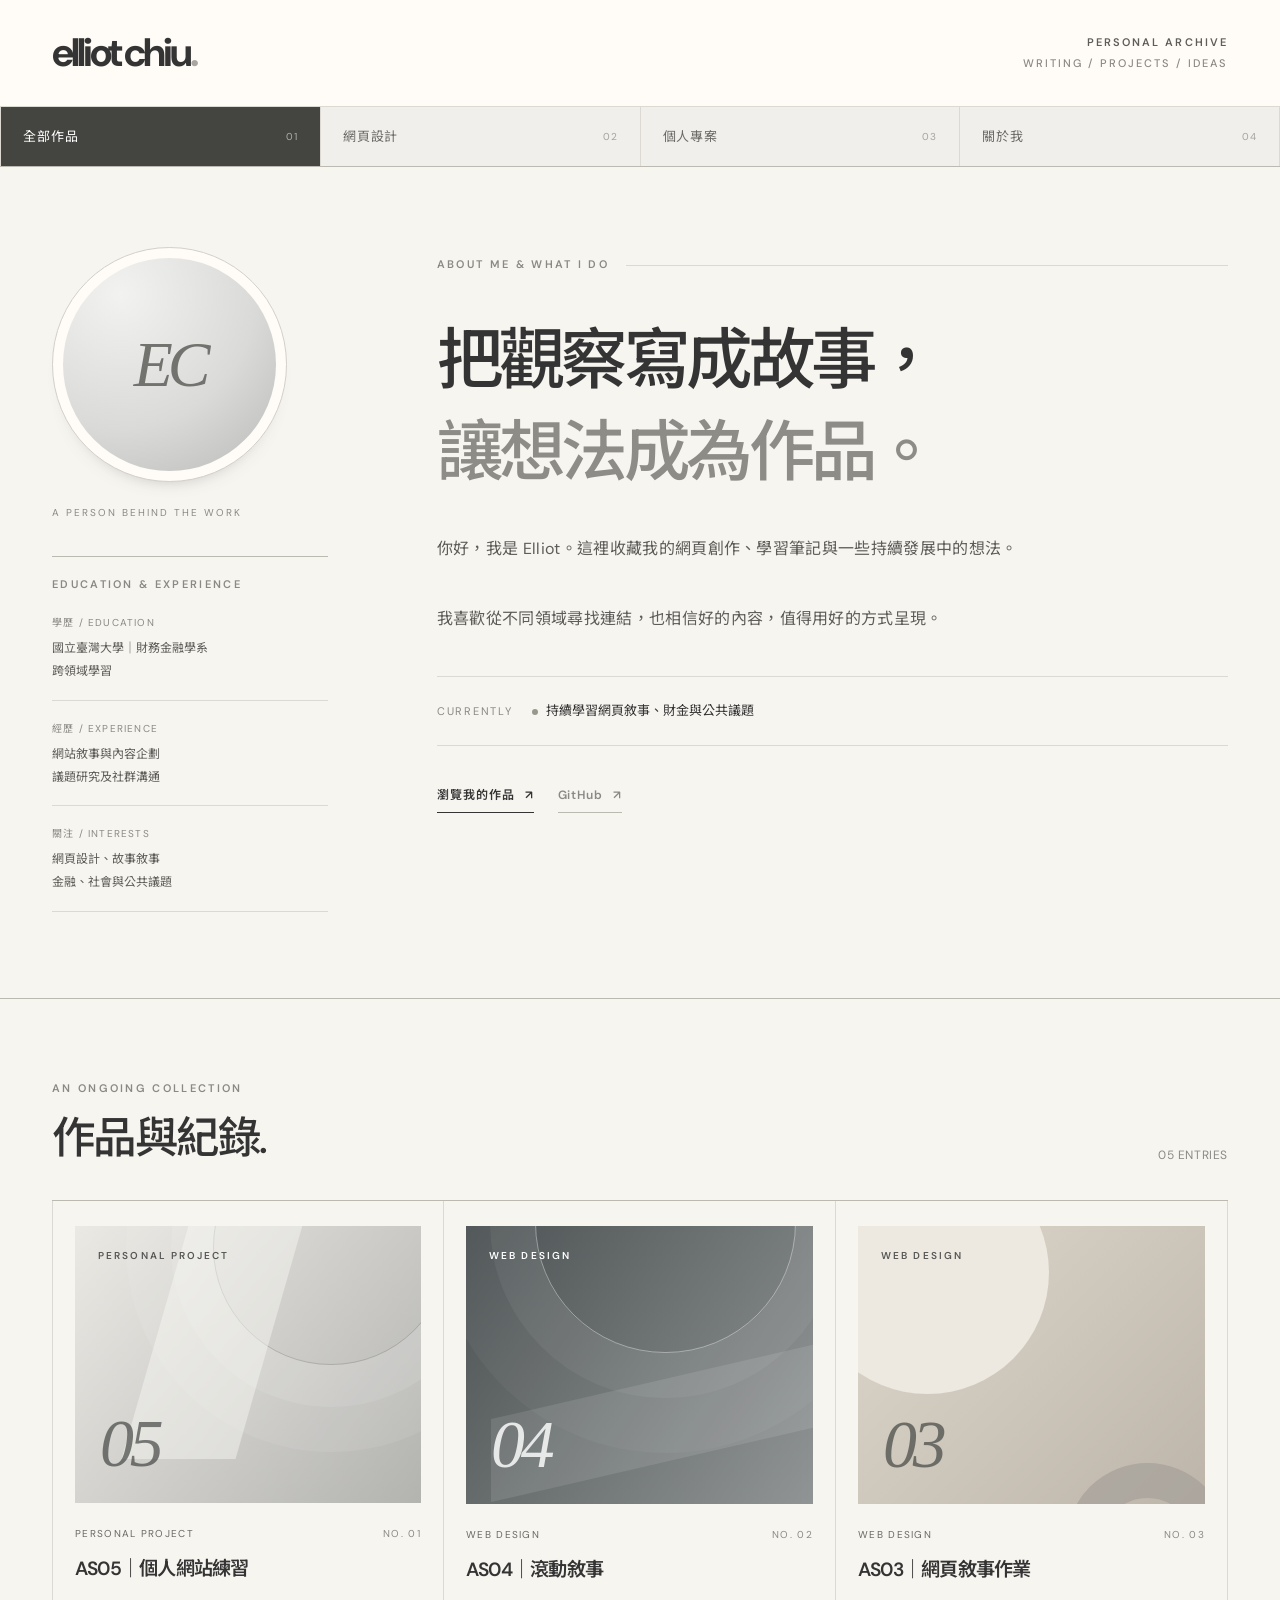
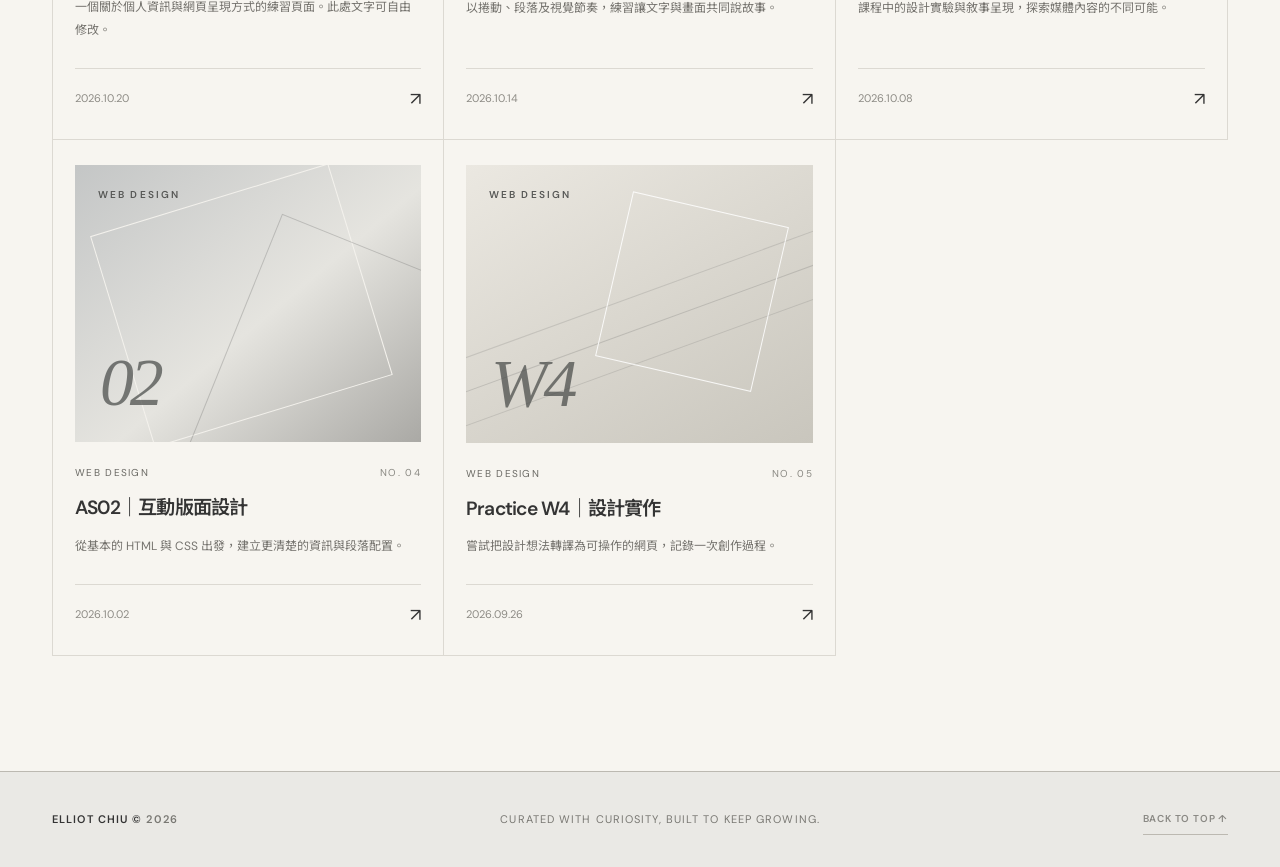
<file: 首頁.html>
<!DOCTYPE html>
<html lang="zh-Hant">
<head>
  <meta charset="UTF-8">
  <meta name="viewport" content="width=device-width, initial-scale=1">
  <meta name="theme-color" content="#f7f5f0">
  <meta name="description" content="Elliot Chiu 的個人網站、作品紀錄與學習筆記。">
  <title>Elliot Chiu — Personal Archive</title>
  <link rel="preconnect" href="https://fonts.googleapis.com">
  <link rel="preconnect" href="https://fonts.gstatic.com" crossorigin>
  <link href="https://fonts.googleapis.com/css2?family=DM+Sans:wght@400;500;600;700&family=Noto+Sans+TC:wght@400;500;600;700&display=swap" rel="stylesheet">
  <style>
    :root {
      --paper: #f7f5f0;
      --white: #fffcf7;
      --ink: #343434;
      --soft-ink: #5e5d59;
      --muted: #8a8984;
      --line: #dcd9d2;
      --line-dark: #bcb9b1;
      --silver: #e6e7e6;
      --accent: #84817c;
      --serif: Georgia, "Times New Roman", serif;
      --sans: "DM Sans", "Noto Sans TC", sans-serif;
      --radius: 2px;
    }
    *, *::before, *::after { box-sizing: border-box; }
    html { scroll-behavior: smooth; }
    body {
      margin: 0;
      background: var(--paper);
      color: var(--ink);
      font-family: var(--sans);
      -webkit-font-smoothing: antialiased;
      line-height: 1.8;
    }
    a { color: inherit; text-decoration: none; }
    button { font: inherit; }
    :focus-visible { outline: 2px solid #777570; outline-offset: 3px; }
    .container { width: min(1360px, calc(100% - 104px)); margin-inline: auto; }

    /* ── Masthead ── */
    .masthead { border-bottom: 1px solid var(--line); background: var(--white); }
    .masthead__top {
      height: 106px; display: flex; align-items: center; justify-content: space-between; gap: 24px;
    }
    .wordmark { font: 700 clamp(28px, 3.1vw, 42px)/1 var(--sans); letter-spacing: -.075em; }
    .wordmark__dot { color: #a8a6a0; }
    .masthead__detail { text-align: right; color: var(--muted); font: 500 11px/1.9 var(--sans); letter-spacing: .19em; }
    .masthead__detail strong { display: block; font-weight: 600; color: var(--soft-ink); }

    /* ── One-line segmented navigation ── */
    .nav-rail { border-bottom: 1px solid var(--line-dark); background: #f0efeb; }
    .nav-items { display: flex; align-items: stretch; width: 100%; overflow-x: auto; scrollbar-width: thin; }
    .nav-items::-webkit-scrollbar { height: 3px; }
    .nav-items::-webkit-scrollbar-thumb { background: #c1beb8; }
    .nav-button {
      display: flex; flex: 1 0 0; min-width: 150px; align-items: center; justify-content: space-between;
      border: 0; border-left: 1px solid var(--line); background: transparent; color: #6b6a67;
      padding: 18px 22px; text-align: left; font-size: 13px; letter-spacing: .07em;
      cursor: pointer; transition: background .2s, color .2s;
    }
    .nav-button:last-child { border-right: 1px solid var(--line); }
    .nav-button:hover { background: #e8e6e1; color: var(--ink); }
    .nav-button.is-active { background: #444441; color: white; }
    .nav-button__num { font-size: 10px; opacity: .57; margin-left: 14px; }

    /* ── About section ── */
    .hero { padding: 80px 0 86px; border-bottom: 1px solid var(--line-dark); }
    .hero-grid { display: grid; grid-template-columns: minmax(210px, 276px) minmax(0,1fr); column-gap: clamp(56px, 8.5vw, 138px); }
    .profile-side { display: flex; flex-direction: column; align-items: flex-start; }
    .avatar-shell {
      width: min(100%, 235px); aspect-ratio: 1; border: 1px solid #d3d0cb; border-radius: 50%;
      padding: 10px; background: var(--white); box-shadow: 0 12px 25px -25px #444;
    }
    .avatar {
      width: 100%; height: 100%; border-radius: 50%; overflow: hidden; display: grid; place-items: center;
      background: radial-gradient(circle at 27% 17%, #f2f2f0, #dadbd9 57%, #b9bab8);
      color: #72736f; font: italic 400 64px/1 var(--serif); letter-spacing: -.08em;
    }
    .avatar img { width: 100%; height: 100%; display: block; object-fit: cover; }
    .profile-caption { font-size: 10px; color: var(--muted); letter-spacing: .2em; margin: 22px 0 34px; }
    .info-panel { width: 100%; padding-top: 18px; border-top: 1px solid var(--line-dark); }
    .eyebrow { margin: 0; color: var(--muted); font-size: 11px; font-weight: 600; letter-spacing: .21em; }
    .info-row { border-bottom: 1px solid var(--line); padding: 19px 0 17px; }
    .info-row__label { font-size: 10px; letter-spacing: .12em; color: var(--muted); margin-bottom: 5px; }
    .info-row__value { color: var(--soft-ink); font-size: 12px; line-height: 1.9; white-space: pre-line; }

    .hero-content { padding-top: 8px; min-width: 0; }
    .hero-content__overline { display: flex; align-items: center; gap: 17px; }
    .hero-content__overline::after { content: ""; height: 1px; background: var(--line); flex: 1; }
    .hero-title { font-size: clamp(44px, 5.2vw, 79px); line-height: 1.38; font-weight: 500; letter-spacing: -.07em; margin: 40px 0 32px; }
    .hero-title em { font-style: normal; color: #8d8c87; }
    .hero-description { max-width: 660px; font-size: 16px; color: var(--soft-ink); line-height: 2.2; letter-spacing: .02em; white-space: pre-line; }
    .status-line { display: flex; align-items: baseline; gap: 19px; margin-top: 40px; padding: 22px 0; border-top: 1px solid var(--line); border-bottom: 1px solid var(--line); }
    .status-line__label { white-space: nowrap; font-size: 11px; color: var(--muted); letter-spacing: .16em; }
    .status-line__text { font-size: 13px; color: var(--ink); }
    .status-dot { display: inline-block; width: 6px; height: 6px; background: #98988e; border-radius: 50%; margin-right: 8px; vertical-align: middle; }
    .hero-actions { display: flex; align-items: center; flex-wrap: wrap; gap: 24px; margin-top: 33px; }
    .text-link { display: inline-flex; align-items: center; gap: 10px; padding: 6px 0; border-bottom: 1px solid var(--ink); font-size: 12px; font-weight: 600; letter-spacing: .08em; }
    .text-link--secondary { color: var(--muted); border-color: var(--line-dark); }
    .text-link:hover { color: #777; border-color: #777; }

    /* ── Portfolio ── */
    .portfolio { padding: 80px 0 115px; scroll-margin-top: 30px; }
    .section-heading { display: flex; justify-content: space-between; align-items: end; gap: 22px; margin-bottom: 34px; }
    .section-title { font-size: clamp(30px, 3.4vw, 49px); line-height: 1.3; font-weight: 500; letter-spacing: -.06em; margin: 11px 0 0; }
    .section-meta { color: var(--muted); font-size: 12px; white-space: nowrap; letter-spacing: .05em; }
    .portfolio-rule { height: 1px; background: var(--line-dark); margin-bottom: 0; }
    .card-grid { display: grid; grid-template-columns: repeat(3, minmax(0,1fr)); }
    .work-card {
      min-width: 0; display: flex; flex-direction: column;
      padding: 25px 22px 24px;
      border-bottom: 1px solid var(--line);
      border-right: 1px solid var(--line);
      transition: background .25s;
    }
    .work-card:nth-child(3n+1) { border-left: 1px solid var(--line); }
    .work-card:hover { background: #eeece7; }
    .work-card:focus-visible { outline-offset: -4px; }
    .work-card:hover .cover-art__image { transform: scale(1.05); }
    .work-card:hover .card-arrow { transform: translate(3px, -3px); }
    .cover-art {
      position: relative; isolation: isolate; overflow: hidden; width: 100%; aspect-ratio: 5 / 4;
      background: #d2d1cd; display: flex; align-items: end; padding: 25px;
    }
    .cover-art::before, .cover-art::after { content: ""; position: absolute; z-index: -1; pointer-events: none; }
    .cover-art--stone { background: linear-gradient(130deg, #ebe9e4 0%, #b3b3b0 100%); }
    .cover-art--stone::before { width: 68%; aspect-ratio: 1; border: 1px solid rgba(65,65,65,.2); border-radius: 50%; top: -35%; right: -8%; box-shadow: 0 0 0 42px rgba(255,255,255,.09),0 0 0 87px rgba(255,255,255,.07); }
    .cover-art--stone::after { width: 33%; height: 84%; background: rgba(249,248,244,.45); top: 0; left: 23%; transform: skew(-16deg); }
    .cover-art--fog { background: linear-gradient(140deg,#c4c6c6,#e5e4df 55%,#aaa9a5); }
    .cover-art--fog::before { width: 72%; height: 80%; top: 11%; left: 12%; border: 1px solid #f4f2ed; transform: rotate(-17deg); }
    .cover-art--fog::after { width: 67%; height: 90%; top: 30%; right: -11%; border: 1px solid rgba(80,80,80,.25); transform: rotate(22deg); }
    .cover-art--sand { background: linear-gradient(135deg,#ded8cc,#bdb5aa); }
    .cover-art--sand::before { width: 70%; aspect-ratio: 1; background: #ede8e0; border-radius: 50%; top: -27%; left: -15%; }
    .cover-art--sand::after { width: 47%; aspect-ratio: 1; border: 35px solid #a39f98; border-radius: 50%; bottom: -44%; right: -7%; opacity: .65; }
    .cover-art--ink { background: linear-gradient(125deg,#4d5354,#909494); }
    .cover-art--ink::before { width: 75%; aspect-ratio: 1; border: 1px solid rgba(255,255,255,.4); border-radius: 50%; top: -48%; left: 20%; box-shadow: 0 0 0 45px rgba(255,255,255,.05), 0 0 0 100px rgba(255,255,255,.035); }
    .cover-art--ink::after { width: 100%; height: 30%; background: rgba(255,255,255,.1); bottom: 15%; transform: skewY(-13deg); }
    .cover-art--linen { background: linear-gradient(150deg,#ebe8e1,#c9c6bd); }
    .cover-art--linen::before { width: 200%; height: 1px; background: rgba(90,90,90,.22); top: 45%; left: -20%; transform: rotate(-20deg); box-shadow: 0 32px 0 rgba(90,90,90,.18),0 -32px 0 rgba(90,90,90,.18); }
    .cover-art--linen::after { width: 46%; height: 61%; border: 1px solid rgba(255,255,255,.85); right: 12%; top: 15%; transform: rotate(13deg); }
    .cover-art__image { position: absolute; inset: 0; width: 100%; height: 100%; object-fit: cover; transition: transform .45s; z-index: 0; }
    .cover-art__label { position: absolute; left: 23px; top: 21px; z-index: 1; font-size: 10px; font-weight: 600; letter-spacing: .21em; color: #575856; }
    .cover-art--ink .cover-art__label { color: #fff; }
    .cover-art__title { position: relative; z-index: 1; font: italic 400 clamp(52px, 5.3vw, 86px)/1 var(--serif); color: rgba(57,60,59,.66); letter-spacing: -.06em; }
    .cover-art--ink .cover-art__title { color: rgba(255,255,255,.82); }
    .cover-art.has-image .cover-art__label, .cover-art.has-image .cover-art__title { display: none; }
    .card-meta { display: flex; align-items: center; justify-content: space-between; gap: 15px; margin: 22px 0 12px; font-size: 10px; color: #8a8983; letter-spacing: .13em; }
    .card-meta__category { color: #696863; }
    .card-title { font-size: clamp(17px, 1.5vw, 21px); line-height: 1.5; font-weight: 600; letter-spacing: -.04em; margin: 0; }
    .card-description { margin: 12px 0 26px; font-size: 12px; line-height: 1.9; color: #76746f; flex-grow: 1; }
    .card-bottom { display: flex; justify-content: space-between; align-items: center; padding-top: 14px; border-top: 1px solid var(--line); color: #8d8b85; font-size: 11px; }
    .card-arrow { display: inline-flex; align-items: center; justify-content: center; font-size: 18px; color: var(--ink); transition: transform .25s; }
    .empty-state { border: 1px solid var(--line); text-align: center; padding: 65px 20px; color: var(--muted); font-size: 13px; }
    .empty-state[hidden] { display: none; }

    /* ── Footer ── */
    .footer { background: #eae9e5; border-top: 1px solid var(--line-dark); }
    .footer-inner { display: flex; flex-wrap: wrap; align-items: center; justify-content: space-between; gap: 10px 24px; padding: 32px 0; }
    .footer-inner span { font-size: 11px; letter-spacing: .1em; color: #797873; }
    .footer-name { font-weight: 600; color: var(--ink) !important; }
    @media (max-width: 1050px) {
      .container { width: min(100% - 72px, 1300px); }
      .hero-grid { grid-template-columns: 220px minmax(0, 1fr); gap: 54px; }
      .card-grid { grid-template-columns: repeat(2, minmax(0, 1fr)); }
      .work-card:nth-child(3n+1) { border-left: none; }
      .work-card:nth-child(2n+1) { border-left: 1px solid var(--line); }
    }
    @media (max-width: 720px) {
      .container { width: calc(100% - 38px); }
      .masthead__top { height: 83px; }
      .wordmark { font-size: 30px; }
      .masthead__detail { font-size: 9px; }
      .nav-button { flex: 0 0 auto; min-width: 134px; padding: 15px 17px; font-size: 12px; }
      .hero { padding: 42px 0 54px; }
      .hero-grid { grid-template-columns: 1fr; gap: 44px; }
      .profile-side { display: grid; grid-template-columns: 132px minmax(0, 1fr); align-items: start; column-gap: 19px; }
      .avatar-shell { width: 132px; grid-column: 1; grid-row: 1; padding: 5px; }
      .avatar { font-size: 42px; }
      .profile-caption { grid-column: 1; grid-row: 2; margin: 10px 0 0; font-size: 8px; }
      .info-panel { grid-column: 2; grid-row: 1 / 3; border-top: none; padding-top: 0; }
      .info-row { padding: 7px 0 9px; }
      .info-row__value { font-size: 11px; }
      .hero-title { font-size: clamp(40px, 9.5vw, 59px); margin: 25px 0 21px; }
      .hero-description { font-size: 14px; }
      .status-line { margin-top: 27px; gap: 13px; flex-wrap: wrap; }
      .portfolio { padding: 53px 0 75px; }
      .card-grid { grid-template-columns: 1fr; }
      .work-card { border-left: 1px solid var(--line) !important; padding: 19px 17px 24px; }
      .cover-art { padding: 22px; }
      .cover-art__title { font-size: 75px; }
      .card-title { font-size: 20px; }
      .section-heading { align-items: start; }
      .section-meta { padding-top: 18px; font-size: 10px; }
    }
    @media (prefers-reduced-motion: reduce) { html { scroll-behavior: auto; } *, *::before, *::after { transition: none !important; } }
  </style>
</head>
<body>
  <header class="masthead">
    <div class="container masthead__top">
      <a href="./" class="wordmark" aria-label="Elliot Chiu 首頁">elliot chiu<span class="wordmark__dot">.</span></a>
      <div class="masthead__detail"><strong>PERSONAL ARCHIVE</strong>WRITING / PROJECTS / IDEAS</div>
    </div>
  </header>

  <nav class="nav-rail" aria-label="網站分類">
    <div class="container nav-items">
      <button class="nav-button is-active" type="button" data-filter="all" aria-pressed="true">全部作品 <span class="nav-button__num">01</span></button>
      <button class="nav-button" type="button" data-filter="web" aria-pressed="false">網頁設計 <span class="nav-button__num">02</span></button>
      <button class="nav-button" type="button" data-filter="personal" aria-pressed="false">個人專案 <span class="nav-button__num">03</span></button>
      <button class="nav-button" type="button" data-scroll="about" aria-pressed="false">關於我 <span class="nav-button__num">04</span></button>
    </div>
  </nav>

  <main>
    <section class="hero" id="about" aria-label="個人介紹">
      <div class="container hero-grid">
        <aside class="profile-side">
          <div class="avatar-shell">
            <div class="avatar" id="avatar"><span id="avatarInitials">EC</span></div>
          </div>
          <p class="profile-caption">A PERSON BEHIND THE WORK</p>
          <div class="info-panel">
            <p class="eyebrow">EDUCATION & EXPERIENCE</p>
            <div class="info-row">
              <div class="info-row__label">學歷 / EDUCATION</div>
              <div class="info-row__value" id="education"></div>
            </div>
            <div class="info-row">
              <div class="info-row__label">經歷 / EXPERIENCE</div>
              <div class="info-row__value" id="experience"></div>
            </div>
            <div class="info-row">
              <div class="info-row__label">關注 / INTERESTS</div>
              <div class="info-row__value" id="interests"></div>
            </div>
          </div>
        </aside>

        <div class="hero-content">
          <div class="hero-content__overline"><p class="eyebrow">ABOUT ME & WHAT I DO</p></div>
          <h1 class="hero-title" id="heroTitle">把觀察寫成故事，<br><em>讓想法成為作品。</em></h1>
          <div class="hero-description" id="heroDescription"></div>
          <div class="status-line">
            <span class="status-line__label">CURRENTLY</span>
            <span class="status-line__text"><span class="status-dot"></span><span id="currentStatus"></span></span>
          </div>
          <div class="hero-actions">
            <a class="text-link" href="#works">瀏覽我的作品 <span aria-hidden="true">↗</span></a>
            <a class="text-link text-link--secondary" href="https://github.com/elliotchiu17" target="_blank" rel="noopener noreferrer">GitHub <span aria-hidden="true">↗</span></a>
          </div>
        </div>
      </div>
    </section>

    <section class="portfolio" id="works" aria-label="作品與連結">
      <div class="container">
        <div class="section-heading">
          <div>
            <p class="eyebrow">AN ONGOING COLLECTION</p>
            <h2 class="section-title" id="worksHeading">作品與紀錄<span style="color:#aaa7a0">.</span></h2>
          </div>
          <span class="section-meta" id="workCount">00 ENTRIES</span>
        </div>
        <div class="portfolio-rule"></div>
        <div class="card-grid" id="cardGrid"></div>
        <div class="empty-state" id="emptyState" hidden>目前這個分類還沒有作品，之後會慢慢更新。</div>
      </div>
    </section>
  </main>

  <footer class="footer">
    <div class="container footer-inner">
      <span class="footer-name">ELLIOT CHIU © <span id="year"></span></span>
      <span>CURATED WITH CURIOSITY, BUILT TO KEEP GROWING.</span>
      <a href="#" class="text-link text-link--secondary" style="font-size:10px">BACK TO TOP ↑</a>
    </div>
  </footer>

  <script>
    /* ═══════════════════════════════════════════════════════════════════
       【編輯區 A】個人介紹：只需要修改引號裡面的文字。
       大頭照：把檔案上傳到 GitHub 儲存庫根目錄，例如 profile.jpg，
       再把 photo: "" 改成 photo: "profile.jpg"。
       多行文字可以用 `反引號` 包起來。
       ═══════════════════════════════════════════════════════════════════ */
    const profile = {
      initials: "EC",
      photo: "",                          // 範例："profile.jpg"
      headlineFirst: "把觀察寫成故事，",
      headlineSecond: "讓想法成為作品。",
      introduction: `你好，我是 Elliot。這裡收藏我的網頁創作、學習筆記與一些持續發展中的想法。\n\n我喜歡從不同領域尋找連結，也相信好的內容，值得用好的方式呈現。`,
      status: "持續學習網頁敘事、財金與公共議題",
      education: `國立臺灣大學｜財務金融學系\n跨領域學習`,
      experience: `網站敘事與內容企劃\n議題研究及社群溝通`,
      interests: `網頁設計、故事敘事\n金融、社會與公共議題`
    };

    /* ═══════════════════════════════════════════════════════════════════
       【編輯區 B】作品清單：每增加一個作品，複製一組 { ... }, 即可。
       date      日期 YYYY-MM-DD（自動由新到舊排序）
       category  "web"=網頁設計，"personal"=個人專案
       url       網站網址，可用 "as06/" 或完整 https://... 網址
       image     預覽圖片路徑，例如 "images/as06.jpg"；留空會顯示銀灰封面
       style     留空封面樣式：stone / fog / sand / ink / linen
       short     封面大字（沒有圖片時顯示）
       ═══════════════════════════════════════════════════════════════════ */
    const works = [
      {
        title: "AS05｜個人網站練習",
        description: "一個關於個人資訊與網頁呈現方式的練習頁面。此處文字可自由修改。",
        date: "2026-10-20",
        category: "personal",
        url: "as05/",
        image: "",
        style: "stone",
        short: "05"
      },
      {
        title: "AS04｜滾動敘事",
        description: "以捲動、段落及視覺節奏，練習讓文字與畫面共同說故事。",
        date: "2026-10-14",
        category: "web",
        url: "as04/",
        image: "",
        style: "ink",
        short: "04"
      },
      {
        title: "AS03｜網頁敘事作業",
        description: "課程中的設計實驗與敘事呈現，探索媒體內容的不同可能。",
        date: "2026-10-08",
        category: "web",
        url: "as03/",
        image: "",
        style: "sand",
        short: "03"
      },
      {
        title: "AS02｜互動版面設計",
        description: "從基本的 HTML 與 CSS 出發，建立更清楚的資訊與段落配置。",
        date: "2026-10-02",
        category: "web",
        url: "as02/",
        image: "",
        style: "fog",
        short: "02"
      },
      {
        title: "Practice W4｜設計實作",
        description: "嘗試把設計想法轉譯為可操作的網頁，記錄一次創作過程。",
        date: "2026-09-26",
        category: "web",
        url: "practicew4/",
        image: "",
        style: "linen",
        short: "W4"
      }
    ];

    /* ═══ 以下是自動排版程式：日後新增作品不需要修改這一區 ═══ */
    const categoryNames = { web: "WEB DESIGN", personal: "PERSONAL PROJECT" };
    const allowedStyles = new Set(["stone", "fog", "sand", "ink", "linen"]);
    const avatar = document.getElementById("avatar");
    document.getElementById("avatarInitials").textContent = profile.initials;
    if (profile.photo.trim()) {
      const img = document.createElement("img");
      img.src = profile.photo;
      img.alt = "Elliot 的大頭照";
      img.addEventListener("load", () => avatar.replaceChildren(img));
    }
    document.getElementById("heroTitle").replaceChildren(
      document.createTextNode(profile.headlineFirst), document.createElement("br"),
      Object.assign(document.createElement("em"), { textContent: profile.headlineSecond })
    );
    for (const [id, value] of Object.entries({
      heroDescription: profile.introduction,
      currentStatus: profile.status,
      education: profile.education,
      experience: profile.experience,
      interests: profile.interests
    })) document.getElementById(id).textContent = value;
    document.getElementById("year").textContent = new Date().getFullYear();

    const orderedWorks = works.map((work, index) => ({ ...work, _index: index }))
      .sort((a, b) => b.date.localeCompare(a.date) || a._index - b._index);
    const cardGrid = document.getElementById("cardGrid");
    const workCount = document.getElementById("workCount");
    const emptyState = document.getElementById("emptyState");
    const worksHeading = document.getElementById("worksHeading");

    function renderWorks(filter = "all") {
      const shown = filter === "all" ? orderedWorks : orderedWorks.filter(item => item.category === filter);
      cardGrid.replaceChildren();
      worksHeading.textContent = filter === "all" ? "作品與紀錄." : filter === "web" ? "網頁設計." : "個人專案.";
      workCount.textContent = `${String(shown.length).padStart(2, "0")} ENTRIES`;
      emptyState.hidden = shown.length > 0;

      shown.forEach((item, index) => {
        const card = document.createElement("a");
        card.className = "work-card";
        card.href = item.url;
        card.setAttribute("aria-label", `前往 ${item.title}`);
        // 外部網址開新分頁；本站子頁留在同分頁，可用瀏覽器上一頁返回。
        if (/^https?:\/\//i.test(item.url)) { card.target = "_blank"; card.rel = "noopener noreferrer"; }

        const cover = document.createElement("div");
        const chosenStyle = allowedStyles.has(item.style) ? item.style : "stone";
        cover.className = `cover-art cover-art--${chosenStyle}`;
        const label = document.createElement("span");
        label.className = "cover-art__label";
        label.textContent = categoryNames[item.category] || "SELECTED WORK";
        const bigText = document.createElement("span");
        bigText.className = "cover-art__title";
        bigText.textContent = item.short || String(index + 1).padStart(2, "0");
        cover.append(label, bigText);
        if (item.image && item.image.trim()) {
          const img = document.createElement("img");
          img.className = "cover-art__image";
          img.src = item.image;
          img.alt = `${item.title} 的預覽圖`;
          img.loading = "lazy";
          img.addEventListener("load", () => cover.classList.add("has-image"));
          cover.append(img);
        }

        const meta = document.createElement("div");
        meta.className = "card-meta";
        const category = document.createElement("span");
        category.className = "card-meta__category";
        category.textContent = categoryNames[item.category] || "PROJECT";
        const number = document.createElement("span");
        number.textContent = `NO. ${String(index + 1).padStart(2, "0")}`;
        meta.append(category, number);
        const title = document.createElement("h3");
        title.className = "card-title";
        title.textContent = item.title;
        const desc = document.createElement("p");
        desc.className = "card-description";
        desc.textContent = item.description;
        const bottom = document.createElement("div");
        bottom.className = "card-bottom";
        const date = document.createElement("time");
        date.dateTime = item.date;
        date.textContent = item.date.replaceAll("-", ".");
        const arrow = document.createElement("span");
        arrow.className = "card-arrow";
        arrow.textContent = "↗";
        arrow.setAttribute("aria-hidden", "true");
        bottom.append(date, arrow);
        card.append(cover, meta, title, desc, bottom);
        cardGrid.append(card);
      });
    }
    renderWorks();

    document.querySelectorAll(".nav-button").forEach(button => {
      button.addEventListener("click", () => {
        if (button.dataset.scroll) {
          document.getElementById(button.dataset.scroll).scrollIntoView({ behavior: "smooth" });
          return;
        }
        document.querySelectorAll(".nav-button[data-filter]").forEach(other => {
          const active = other === button;
          other.classList.toggle("is-active", active);
          other.setAttribute("aria-pressed", String(active));
        });
        renderWorks(button.dataset.filter);
        document.getElementById("works").scrollIntoView({ behavior: "smooth" });
      });
    });
  </script>
</body>
</html>
</file>
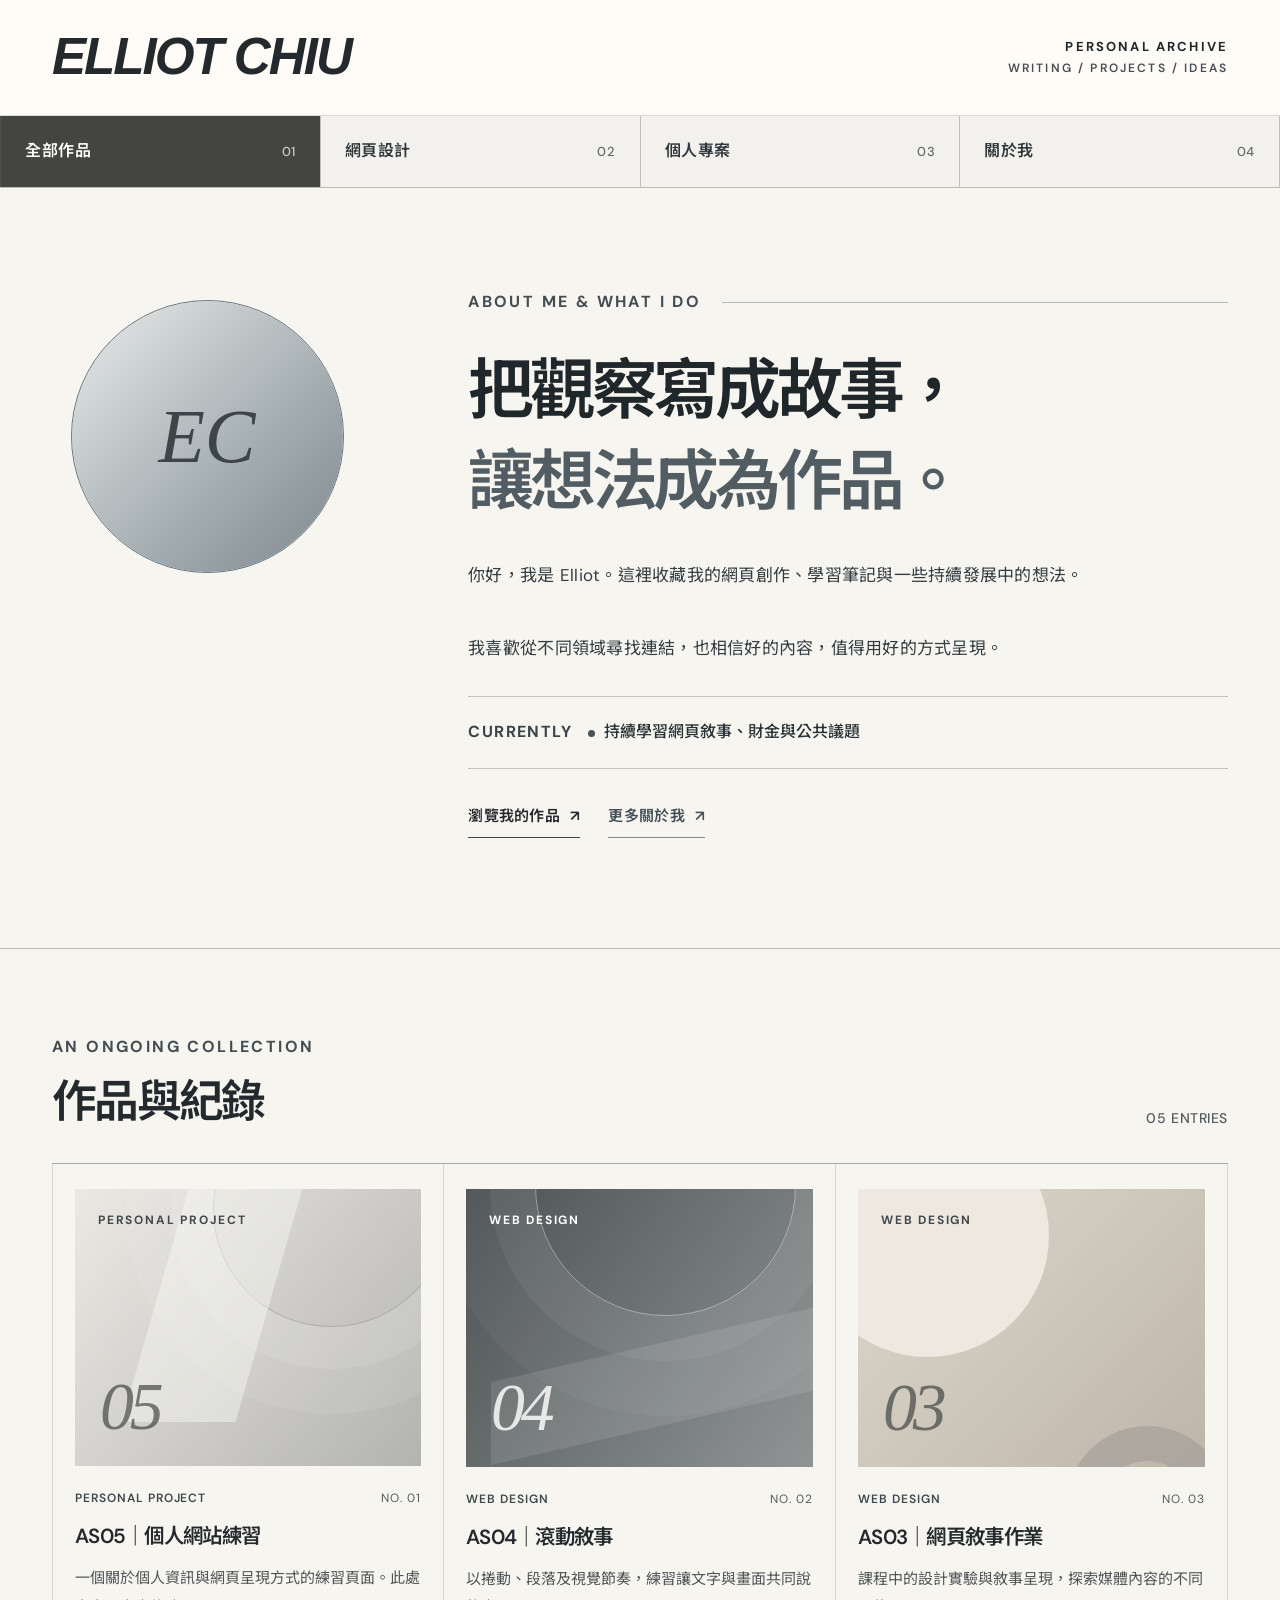
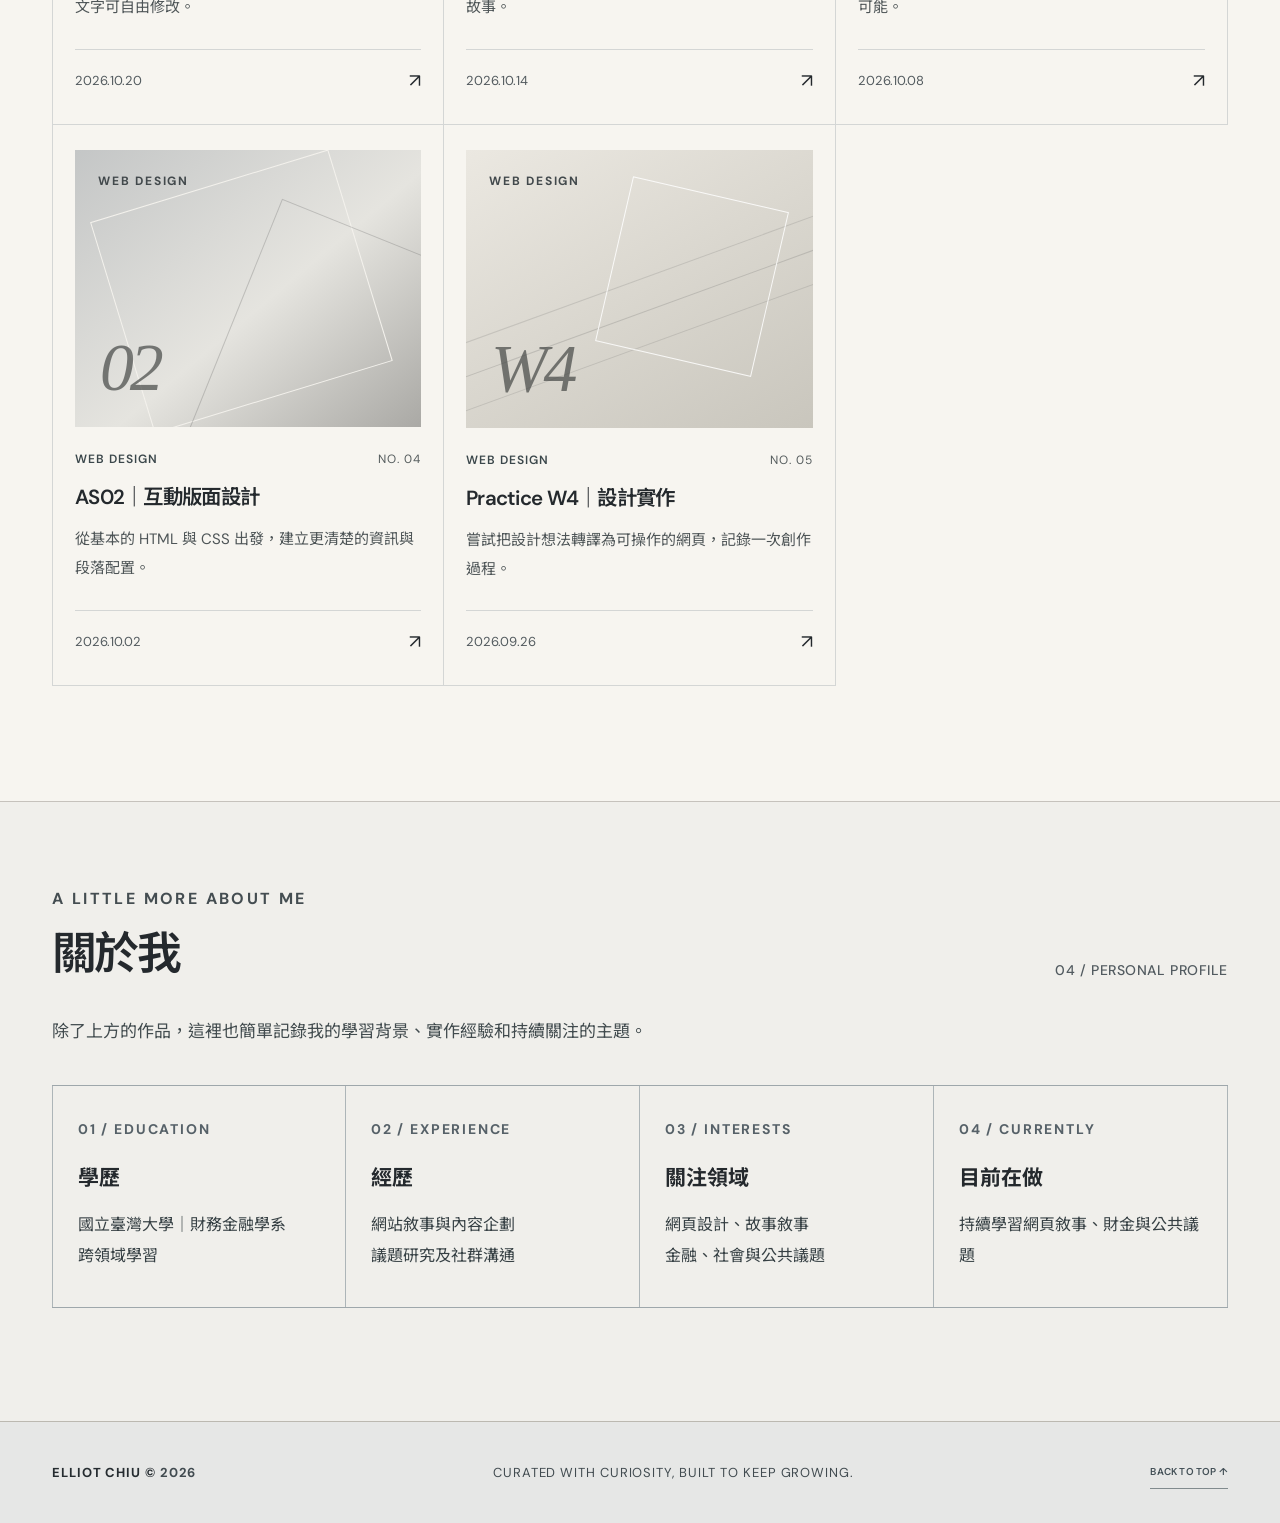
<file: 首頁2版.html>
<!DOCTYPE html>
<html lang="zh-Hant">
<head>
  <meta charset="UTF-8">
  <meta name="viewport" content="width=device-width, initial-scale=1">
  <meta name="theme-color" content="#f7f5f0">
  <meta name="description" content="Elliot Chiu 的個人網站、作品紀錄與學習筆記。">
  <title>Elliot Chiu — Personal Archive</title>
  <link rel="preconnect" href="https://fonts.googleapis.com">
  <link rel="preconnect" href="https://fonts.gstatic.com" crossorigin>
  <link href="https://fonts.googleapis.com/css2?family=DM+Sans:wght@400;500;600;700&family=Noto+Sans+TC:wght@400;500;600;700&display=swap" rel="stylesheet">
  <style>
    :root {
      --paper: #f7f5f0;
      --cream: #fffcf7;
      --ink: #24292d;
      --soft-ink: #41484b;
      --muted: #596165;
      --line: #d4d6d5;
      --line-dark: #a2a8ab;
      --accent: #626a6e;
      --silver-shadow: #aeb5b9;
      --sans: "DM Sans", "Noto Sans TC", sans-serif;
    }
    *, *::before, *::after { box-sizing: border-box; }
    html { scroll-behavior: smooth; }
    body { margin: 0; background: var(--paper); color: var(--ink); font-family: var(--sans); line-height: 1.8; -webkit-font-smoothing: antialiased; }
    a { color: inherit; text-decoration: none; }
    button { font: inherit; }
    :focus-visible { outline: 3px solid #434d55; outline-offset: 4px; }
    .container { width: min(1390px, calc(100% - 104px)); margin-inline: auto; }

    /* ── 第一版米白背景；保留新版較大標題和排版 ── */
    .masthead {
      background: var(--cream);
      border-bottom: 1px solid #dcd9d2;
    }
    .masthead__top { min-height: 115px; padding-block: 16px; display: flex; align-items: center; justify-content: space-between; gap: 24px; }
    .wordmark {
      display: inline-block;
      white-space: nowrap;
      font-family: "Arial Black", "Arial", sans-serif;
      font-size: clamp(32px, 4vw, 54px);
      font-weight: 900;
      font-style: italic;
      letter-spacing: -.04em;
      line-height: 1.1;
      color: #24292d;
    }
    .masthead__detail { text-align: right; color: #454e53; font-size: 12px; line-height: 1.8; letter-spacing: .18em; font-weight: 600; }
    .masthead__detail strong { display: block; font-size: 13px; color: #20282c; }

    /* ── 單行分割導覽，字級不再偏小 ── */
    .nav-rail { background: #f0efeb; border-bottom: 1px solid #bcb9b1; }
    .nav-items { display: flex; align-items: stretch; overflow-x: auto; width: 100%; scrollbar-width: thin; }
    .nav-items::-webkit-scrollbar { height: 4px; }
    .nav-items::-webkit-scrollbar-thumb { background: #798388; }
    .nav-button {
      display: flex; flex: 1 0 0; min-width: 170px; align-items: center; justify-content: space-between;
      border: 0; border-left: 1px solid rgba(93,103,110,.36);
      background: rgba(255,255,255,.10); color: #30383c;
      padding: 21px 24px; text-align: left;
      font-size: 16px; font-weight: 600; letter-spacing: .035em;
      cursor: pointer; transition: background .2s, color .2s;
    }
    .nav-button:last-child { border-right: 1px solid rgba(93,103,110,.36); }
    .nav-button:hover { background: #e8e6e1; }
    .nav-button.is-active { color: #fff; background: #444441; }
    .nav-button__num { font-size: 13px; opacity: .72; margin-left: 16px; font-weight: 500; }

    /* ── 回到第一版的柔和米白背景，保留第二版大字及兩欄配置 ── */
    .hero {
      position: relative;
      padding: 100px 0 110px;
      border-bottom: 1px solid #bcb9b1;
      background: var(--paper);
    }
    .hero-grid { display: grid; grid-template-columns: minmax(215px, 310px) minmax(0,1fr); gap: clamp(60px,8.3vw,144px); align-items: start; }
    .profile-side { padding: 12px 0 0; display: flex; flex-direction: column; align-items: center; }
    /* ── 極細鉑銀色圓框；不加內框、厚墊或投影 ── */
    .avatar-shell {
      position: relative;
      width: min(100%, 273px);
      aspect-ratio: 1;
      border-radius: 50%;
      padding: 0;
      border: 1.5px solid #68767e;
      background: #d9dee0;
      overflow: hidden;
      box-shadow: none;
    }
    .avatar {
      width: 100%; height: 100%; border-radius: 50%; overflow: hidden; display: grid; place-items: center;
      background: linear-gradient(135deg,#e9ebeb,#abb4b7 54%,#7c878d);
      color: #3d4548; font: italic 400 76px/1 Georgia,serif;
      box-shadow: none;
    }
    .avatar img { width: 100%; height: 100%; display:block; object-fit:cover; }
    .hero-content { min-width:0; }
    .eyebrow { margin: 0; color: #444d51; font-size: 16px; font-weight: 700; letter-spacing: .15em; }
    .hero-content__overline { display:flex; align-items:center; gap:21px; }
    .hero-content__overline::after { content:""; height:1px; flex:1; background:rgba(60,70,77,.35); }
    .hero-title {
      margin: 29px 0 29px; font-size: clamp(43px,5.15vw,78px);
      font-weight: 600; letter-spacing: -.065em; line-height: 1.38; color:#20272b;
    }
    .hero-title em { font-style:normal; color:#515d62; }
    .hero-description { max-width:750px; font-size: 17px; color:#333d42; line-height:2.15; letter-spacing:.015em; white-space:pre-line; }
    .status-line { display:flex; align-items:baseline; flex-wrap:wrap; gap:16px; margin-top:30px; padding:21px 0; border-top:1px solid rgba(72,80,85,.3); border-bottom:1px solid rgba(72,80,85,.3); }
    .status-line__label { white-space:nowrap; color:#3b4448; font-size:16px; font-weight:700; letter-spacing:.09em; }
    .status-line__text { font-size:16px; font-weight:500; color:#293236; }
    .status-dot { display:inline-block; width:7px; height:7px; margin-right:9px; vertical-align:middle; border-radius:50%; background:#465158; }
    .hero-actions { display:flex; align-items:center; flex-wrap:wrap; gap:28px; margin-top:27px; }
    .text-link { display:inline-flex; align-items:center; gap:10px; padding:7px 0; border-bottom:1px solid #3b454a; font-size:15px; font-weight:600; letter-spacing:.02em; }
    .text-link--secondary { color:#435057; border-color:#818b8e; }
    .text-link:hover { color:#6b7479; border-color:#6b7479; }

    /* ── 作品仍維持米白色雜誌式閱讀區 ── */
    .portfolio { padding:84px 0 115px; scroll-margin-top:25px; background:var(--paper); }
    .section-heading { display:flex; justify-content:space-between; align-items:end; gap:22px; margin-bottom:32px; }
    .section-title { margin: 11px 0 0; font-size:clamp(32px,3.5vw,51px); line-height:1.3; font-weight:600; letter-spacing:-.06em; }
    .section-meta { color:#525b60; font-size:14px; font-weight:500; white-space:nowrap; letter-spacing:.04em; }
    .portfolio-rule { height:1px; background:#a4aaac; }
    .card-grid { display:grid; grid-template-columns:repeat(3,minmax(0,1fr)); }
    .work-card { min-width:0; display:flex; flex-direction:column; padding:25px 22px 26px; border-bottom:1px solid var(--line); border-right:1px solid var(--line); transition:background .25s; }
    .work-card:nth-child(3n+1) { border-left:1px solid var(--line); }
    .work-card:hover { background:#eae9e5; }
    .work-card:focus-visible { outline-offset:-4px; }
    .work-card:hover .cover-art__image { transform:scale(1.05); }
    .work-card:hover .card-arrow { transform:translate(3px,-3px); }
    .cover-art { position:relative; isolation:isolate; overflow:hidden; width:100%; aspect-ratio:5/4; background:#d2d1cd; display:flex; align-items:end; padding:25px; }
    .cover-art::before,.cover-art::after { content:""; position:absolute; z-index:-1; pointer-events:none; }
    .cover-art--stone { background:linear-gradient(130deg,#ebe9e4 0%,#b3b3b0 100%); }
    .cover-art--stone::before { width:68%; aspect-ratio:1; border:1px solid rgba(65,65,65,.2); border-radius:50%; top:-35%; right:-8%; box-shadow:0 0 0 42px rgba(255,255,255,.09),0 0 0 87px rgba(255,255,255,.07); }
    .cover-art--stone::after { width:33%; height:84%; background:rgba(249,248,244,.45); top:0; left:23%; transform:skew(-16deg); }
    .cover-art--fog { background:linear-gradient(140deg,#c4c6c6,#e5e4df 55%,#aaa9a5); }
    .cover-art--fog::before { width:72%; height:80%; top:11%; left:12%; border:1px solid #f4f2ed; transform:rotate(-17deg); }
    .cover-art--fog::after { width:67%; height:90%; top:30%; right:-11%; border:1px solid rgba(80,80,80,.25); transform:rotate(22deg); }
    .cover-art--sand { background:linear-gradient(135deg,#ded8cc,#bdb5aa); }
    .cover-art--sand::before { width:70%; aspect-ratio:1; background:#ede8e0; border-radius:50%; top:-27%; left:-15%; }
    .cover-art--sand::after { width:47%; aspect-ratio:1; border:35px solid #a39f98; border-radius:50%; bottom:-44%; right:-7%; opacity:.65; }
    .cover-art--ink { background:linear-gradient(125deg,#4d5354,#909494); }
    .cover-art--ink::before { width:75%; aspect-ratio:1; border:1px solid rgba(255,255,255,.4); border-radius:50%; top:-48%; left:20%; box-shadow:0 0 0 45px rgba(255,255,255,.05),0 0 0 100px rgba(255,255,255,.035); }
    .cover-art--ink::after { width:100%; height:30%; background:rgba(255,255,255,.1); bottom:15%; transform:skewY(-13deg); }
    .cover-art--linen { background:linear-gradient(150deg,#ebe8e1,#c9c6bd); }
    .cover-art--linen::before { width:200%; height:1px; background:rgba(90,90,90,.22); top:45%; left:-20%; transform:rotate(-20deg); box-shadow:0 32px 0 rgba(90,90,90,.18),0 -32px 0 rgba(90,90,90,.18); }
    .cover-art--linen::after { width:46%; height:61%; border:1px solid rgba(255,255,255,.85); right:12%; top:15%; transform:rotate(13deg); }
    .cover-art__image { position:absolute; inset:0; width:100%; height:100%; object-fit:cover; transition:transform .45s; z-index:0; }
    .cover-art__label { position:absolute; left:23px; top:21px; z-index:1; font-size:12px; font-weight:700; letter-spacing:.15em; color:#42494c; }
    .cover-art--ink .cover-art__label { color:#fff; }
    .cover-art__title { position:relative; z-index:1; font:italic 400 clamp(52px,5.3vw,86px)/1 Georgia,serif; color:rgba(57,60,59,.66); letter-spacing:-.06em; }
    .cover-art--ink .cover-art__title { color:rgba(255,255,255,.82); }
    .cover-art.has-image .cover-art__label,.cover-art.has-image .cover-art__title { display:none; }
    .card-meta { display:flex; align-items:center; justify-content:space-between; gap:15px; margin:22px 0 12px; font-size:12px; color:#555c5d; letter-spacing:.08em; }
    .card-meta__category { color:#3b474b; font-weight:600; }
    .card-title { font-size:clamp(19px,1.6vw,23px); line-height:1.5; font-weight:600; letter-spacing:-.035em; margin:0; }
    .card-description { margin:12px 0 27px; font-size:15px; line-height:1.9; color:#4e5557; flex-grow:1; }
    .card-bottom { display:flex; justify-content:space-between; align-items:center; padding-top:14px; border-top:1px solid var(--line); color:#525a5e; font-size:13px; }
    .card-arrow { display:inline-flex; align-items:center; justify-content:center; font-size:19px; color:var(--ink); transition:transform .25s; }
    .empty-state { border:1px solid var(--line); text-align:center; padding:65px 20px; color:#555; font-size:16px; }
    .empty-state[hidden] { display:none; }

    /* ── 獨立「關於我」區：學歷、經歷、關注、現況 ── */
    .about-details {
      scroll-margin-top:25px; padding:83px 0 113px; border-top:1px solid #c6c2bc;
      background:#f0efeb;
    }
    .about-intro { max-width:820px; margin:12px 0 37px; font-size:17px; color:#414b4e; line-height:1.9; }
    .about-grid { display:grid; grid-template-columns:repeat(4,minmax(0,1fr)); border-top:1px solid #9ea7ab; border-bottom:1px solid #9ea7ab; }
    .about-tile { padding:29px 25px 36px; min-height:210px; border-right:1px solid #adb5b8; }
    .about-tile:first-child { border-left:1px solid #adb5b8; }
    .about-tile__num { font-size:14px; font-weight:700; color:#566168; letter-spacing:.13em; }
    .about-tile h3 { margin:21px 0 15px; font-size:21px; line-height:1.4; font-weight:700; }
    .about-tile p { margin:0; font-size:16px; line-height:1.95; white-space:pre-line; color:#364044; }

    .footer { background:#e6e7e6; border-top:1px solid #bcb9b1; }
    .footer-inner { display:flex; flex-wrap:wrap; align-items:center; justify-content:space-between; gap:12px 24px; padding:34px 0; }
    .footer-inner span { font-size:13px; letter-spacing:.07em; color:#414b50; }
    .footer-name { font-weight:700; color:#252c30 !important; }

    @media (max-width:1100px) {
      .container { width:calc(100% - 72px); }
      .hero-grid { grid-template-columns:230px minmax(0,1fr); gap:54px; }
      .hero-title { font-size:clamp(42px,5.4vw,62px); }
      .about-grid { grid-template-columns:repeat(2,minmax(0,1fr)); }
      .about-tile:nth-child(odd) { border-left:1px solid #adb5b8; }
      .about-tile:nth-child(-n+2) { border-bottom:1px solid #adb5b8; }
      .card-grid { grid-template-columns:repeat(2,minmax(0,1fr)); }
      .work-card:nth-child(3n+1) { border-left:none; }
      .work-card:nth-child(2n+1) { border-left:1px solid var(--line); }
    }
    @media (max-width:720px) {
      .container { width:calc(100% - 38px); }
      .masthead__top { min-height:94px; }
      .wordmark { font-size:32px; }
      .masthead__detail { font-size:9px; letter-spacing:.09em; }
      .masthead__detail strong { font-size:10px; }
      .nav-button { flex:0 0 auto; min-width:148px; padding:17px 18px; font-size:15px; }
      .nav-button__num { font-size:11px; }
      .hero { padding:51px 0 63px; }
      .hero-grid { grid-template-columns:1fr; gap:42px; }
      .profile-side { padding:0; align-items:flex-start; }
      .avatar-shell { width:156px; padding:0; }
      .avatar { font-size:50px; }
      .hero-title { font-size:clamp(38px,9.5vw,59px); margin:19px 0; }
      .eyebrow { font-size:14px; }
      .hero-description { font-size:16px; line-height:2; }
      .status-line { gap:9px; margin-top:22px; }
      .status-line__label, .status-line__text { font-size:15px; }
      .portfolio { padding:59px 0 75px; }
      .section-heading { align-items:start; }
      .section-meta { padding-top:17px; font-size:12px; }
      .card-grid { grid-template-columns:1fr; }
      .work-card { border-left:1px solid var(--line)!important; padding:19px 17px 24px; }
      .cover-art { padding:22px; }
      .cover-art__title { font-size:75px; }
      .card-title { font-size:21px; }
      .about-details { padding:58px 0 72px; }
      .about-grid { grid-template-columns:1fr; }
      .about-tile { min-height:0; padding:25px 23px 27px; border-left:1px solid #adb5b8; border-bottom:1px solid #adb5b8; }
      .about-tile:last-child { border-bottom:0; }
      .about-tile h3 { margin:13px 0 9px; }
      .about-intro { font-size:16px; }
    }
    @media (prefers-reduced-motion:reduce) { html { scroll-behavior:auto; } *,*::before,*::after { transition:none!important; } }
  </style>
</head>
<body>
  <header class="masthead">
    <div class="container masthead__top">
      <a href="./" class="wordmark" aria-label="Elliot Chiu 首頁">ELLIOT CHIU</a>
      <div class="masthead__detail"><strong>PERSONAL ARCHIVE</strong>WRITING / PROJECTS / IDEAS</div>
    </div>
  </header>

  <nav class="nav-rail" aria-label="網站分類">
    <div class="container nav-items">
      <button class="nav-button is-active" type="button" data-filter="all" aria-pressed="true">全部作品 <span class="nav-button__num">01</span></button>
      <button class="nav-button" type="button" data-filter="web" aria-pressed="false">網頁設計 <span class="nav-button__num">02</span></button>
      <button class="nav-button" type="button" data-filter="personal" aria-pressed="false">個人專案 <span class="nav-button__num">03</span></button>
      <button class="nav-button" type="button" data-scroll="about" aria-pressed="false">關於我 <span class="nav-button__num">04</span></button>
    </div>
  </nav>

  <main>
    <section class="hero" id="home" aria-label="個人介紹">
      <div class="container hero-grid">
        <div class="profile-side">
          <div class="avatar-shell">
            <div class="avatar" id="avatar"><span id="avatarInitials">EC</span></div>
          </div>
        </div>
        <div class="hero-content">
          <div class="hero-content__overline"><p class="eyebrow">ABOUT ME &amp; WHAT I DO</p></div>
          <h1 class="hero-title" id="heroTitle">把觀察寫成故事，<br><em>讓想法成為作品。</em></h1>
          <div class="hero-description" id="heroDescription"></div>
          <div class="status-line">
            <span class="status-line__label">CURRENTLY</span>
            <span class="status-line__text"><span class="status-dot"></span><span id="currentStatus"></span></span>
          </div>
          <div class="hero-actions">
            <a class="text-link" href="#works">瀏覽我的作品 <span aria-hidden="true">↗</span></a>
            <a class="text-link text-link--secondary" href="#about">更多關於我 <span aria-hidden="true">↗</span></a>
          </div>
        </div>
      </div>
    </section>

    <section class="portfolio" id="works" aria-label="作品與連結">
      <div class="container">
        <div class="section-heading">
          <div>
            <p class="eyebrow">AN ONGOING COLLECTION</p>
            <h2 class="section-title" id="worksHeading">作品與紀錄</h2>
          </div>
          <span class="section-meta" id="workCount">00 ENTRIES</span>
        </div>
        <div class="portfolio-rule"></div>
        <div class="card-grid" id="cardGrid"></div>
        <div class="empty-state" id="emptyState" hidden>目前這個分類還沒有作品，之後會慢慢更新。</div>
      </div>
    </section>

    <section class="about-details" id="about" aria-label="關於我與學經歷">
      <div class="container">
        <div class="section-heading">
          <div>
            <p class="eyebrow">A LITTLE MORE ABOUT ME</p>
            <h2 class="section-title">關於我</h2>
          </div>
          <span class="section-meta">04 / PERSONAL PROFILE</span>
        </div>
        <p class="about-intro">除了上方的作品，這裡也簡單記錄我的學習背景、實作經驗和持續關注的主題。</p>
        <div class="about-grid">
          <div class="about-tile"><span class="about-tile__num">01 / EDUCATION</span><h3>學歷</h3><p id="education"></p></div>
          <div class="about-tile"><span class="about-tile__num">02 / EXPERIENCE</span><h3>經歷</h3><p id="experience"></p></div>
          <div class="about-tile"><span class="about-tile__num">03 / INTERESTS</span><h3>關注領域</h3><p id="interests"></p></div>
          <div class="about-tile"><span class="about-tile__num">04 / CURRENTLY</span><h3>目前在做</h3><p id="statusDetail"></p></div>
        </div>
      </div>
    </section>
  </main>

  <footer class="footer">
    <div class="container footer-inner">
      <span class="footer-name">ELLIOT CHIU © <span id="year"></span></span>
      <span>CURATED WITH CURIOSITY, BUILT TO KEEP GROWING.</span>
      <a href="#" class="text-link text-link--secondary" style="font-size:10px">BACK TO TOP ↑</a>
    </div>
  </footer>

  <script>
    /* ═══════════════════════════════════════════════════════════════════
       【編輯區 A】個人介紹：只需要修改引號裡面的文字。
       大頭照：把檔案上傳到 GitHub 儲存庫根目錄，例如 profile.jpg，
       再把 photo: "" 改成 photo: "profile.jpg"。
       多行文字可以用 `反引號` 包起來。
       ═══════════════════════════════════════════════════════════════════ */
    const profile = {
      initials: "EC",
      photo: "",                          // 範例："profile.jpg"
      headlineFirst: "把觀察寫成故事，",
      headlineSecond: "讓想法成為作品。",
      introduction: `你好，我是 Elliot。這裡收藏我的網頁創作、學習筆記與一些持續發展中的想法。\n\n我喜歡從不同領域尋找連結，也相信好的內容，值得用好的方式呈現。`,
      status: "持續學習網頁敘事、財金與公共議題",
      education: `國立臺灣大學｜財務金融學系\n跨領域學習`,
      experience: `網站敘事與內容企劃\n議題研究及社群溝通`,
      interests: `網頁設計、故事敘事\n金融、社會與公共議題`
    };

    /* ═══════════════════════════════════════════════════════════════════
       【編輯區 B】作品清單：每增加一個作品，複製一組 { ... }, 即可。
       date      日期 YYYY-MM-DD（自動由新到舊排序）
       category  "web"=網頁設計，"personal"=個人專案
       url       網站網址，可用 "as06/" 或完整 https://... 網址
       image     預覽圖片路徑，例如 "images/as06.jpg"；留空會顯示銀灰封面
       style     留空封面樣式：stone / fog / sand / ink / linen
       short     封面大字（沒有圖片時顯示）
       ═══════════════════════════════════════════════════════════════════ */
    const works = [
      {
        title: "AS05｜個人網站練習",
        description: "一個關於個人資訊與網頁呈現方式的練習頁面。此處文字可自由修改。",
        date: "2026-10-20",
        category: "personal",
        url: "as05/",
        image: "",
        style: "stone",
        short: "05"
      },
      {
        title: "AS04｜滾動敘事",
        description: "以捲動、段落及視覺節奏，練習讓文字與畫面共同說故事。",
        date: "2026-10-14",
        category: "web",
        url: "as04/",
        image: "",
        style: "ink",
        short: "04"
      },
      {
        title: "AS03｜網頁敘事作業",
        description: "課程中的設計實驗與敘事呈現，探索媒體內容的不同可能。",
        date: "2026-10-08",
        category: "web",
        url: "as03/",
        image: "",
        style: "sand",
        short: "03"
      },
      {
        title: "AS02｜互動版面設計",
        description: "從基本的 HTML 與 CSS 出發，建立更清楚的資訊與段落配置。",
        date: "2026-10-02",
        category: "web",
        url: "as02/",
        image: "",
        style: "fog",
        short: "02"
      },
      {
        title: "Practice W4｜設計實作",
        description: "嘗試把設計想法轉譯為可操作的網頁，記錄一次創作過程。",
        date: "2026-09-26",
        category: "web",
        url: "practicew4/",
        image: "",
        style: "linen",
        short: "W4"
      }
    ];

    /* ═══ 以下是自動排版程式：日後新增作品不需要修改這一區 ═══ */
    const categoryNames = { web: "WEB DESIGN", personal: "PERSONAL PROJECT" };
    const allowedStyles = new Set(["stone", "fog", "sand", "ink", "linen"]);
    const avatar = document.getElementById("avatar");
    document.getElementById("avatarInitials").textContent = profile.initials;
    if (profile.photo.trim()) {
      const img = document.createElement("img");
      img.src = profile.photo;
      img.alt = "Elliot 的大頭照";
      img.addEventListener("load", () => avatar.replaceChildren(img));
    }
    document.getElementById("heroTitle").replaceChildren(
      document.createTextNode(profile.headlineFirst), document.createElement("br"),
      Object.assign(document.createElement("em"), { textContent: profile.headlineSecond })
    );
    for (const [id, value] of Object.entries({
      heroDescription: profile.introduction,
      currentStatus: profile.status,
      statusDetail: profile.status,
      education: profile.education,
      experience: profile.experience,
      interests: profile.interests
    })) document.getElementById(id).textContent = value;
    document.getElementById("year").textContent = new Date().getFullYear();

    const orderedWorks = works.map((work, index) => ({ ...work, _index: index }))
      .sort((a, b) => b.date.localeCompare(a.date) || a._index - b._index);
    const cardGrid = document.getElementById("cardGrid");
    const workCount = document.getElementById("workCount");
    const emptyState = document.getElementById("emptyState");
    const worksHeading = document.getElementById("worksHeading");

    function renderWorks(filter = "all") {
      const shown = filter === "all" ? orderedWorks : orderedWorks.filter(item => item.category === filter);
      cardGrid.replaceChildren();
      worksHeading.textContent = filter === "all" ? "作品與紀錄" : filter === "web" ? "網頁設計" : "個人專案";
      workCount.textContent = `${String(shown.length).padStart(2, "0")} ENTRIES`;
      emptyState.hidden = shown.length > 0;

      shown.forEach((item, index) => {
        const card = document.createElement("a");
        card.className = "work-card";
        card.href = item.url;
        card.setAttribute("aria-label", `前往 ${item.title}`);
        // 外部網址開新分頁；本站子頁留在同分頁，可用瀏覽器上一頁返回。
        if (/^https?:\/\//i.test(item.url)) { card.target = "_blank"; card.rel = "noopener noreferrer"; }

        const cover = document.createElement("div");
        const chosenStyle = allowedStyles.has(item.style) ? item.style : "stone";
        cover.className = `cover-art cover-art--${chosenStyle}`;
        const label = document.createElement("span");
        label.className = "cover-art__label";
        label.textContent = categoryNames[item.category] || "SELECTED WORK";
        const bigText = document.createElement("span");
        bigText.className = "cover-art__title";
        bigText.textContent = item.short || String(index + 1).padStart(2, "0");
        cover.append(label, bigText);
        if (item.image && item.image.trim()) {
          const img = document.createElement("img");
          img.className = "cover-art__image";
          img.src = item.image;
          img.alt = `${item.title} 的預覽圖`;
          img.loading = "lazy";
          img.addEventListener("load", () => cover.classList.add("has-image"));
          cover.append(img);
        }

        const meta = document.createElement("div");
        meta.className = "card-meta";
        const category = document.createElement("span");
        category.className = "card-meta__category";
        category.textContent = categoryNames[item.category] || "PROJECT";
        const number = document.createElement("span");
        number.textContent = `NO. ${String(index + 1).padStart(2, "0")}`;
        meta.append(category, number);
        const title = document.createElement("h3");
        title.className = "card-title";
        title.textContent = item.title;
        const desc = document.createElement("p");
        desc.className = "card-description";
        desc.textContent = item.description;
        const bottom = document.createElement("div");
        bottom.className = "card-bottom";
        const date = document.createElement("time");
        date.dateTime = item.date;
        date.textContent = item.date.replaceAll("-", ".");
        const arrow = document.createElement("span");
        arrow.className = "card-arrow";
        arrow.textContent = "↗";
        arrow.setAttribute("aria-hidden", "true");
        bottom.append(date, arrow);
        card.append(cover, meta, title, desc, bottom);
        cardGrid.append(card);
      });
    }
    renderWorks();

    document.querySelectorAll(".nav-button").forEach(button => {
      button.addEventListener("click", () => {
        if (button.dataset.scroll) {
          document.getElementById(button.dataset.scroll).scrollIntoView({ behavior: "smooth" });
          return;
        }
        document.querySelectorAll(".nav-button[data-filter]").forEach(other => {
          const active = other === button;
          other.classList.toggle("is-active", active);
          other.setAttribute("aria-pressed", String(active));
        });
        renderWorks(button.dataset.filter);
        document.getElementById("works").scrollIntoView({ behavior: "smooth" });
      });
    });
  </script>
</body>
</html>
</file>
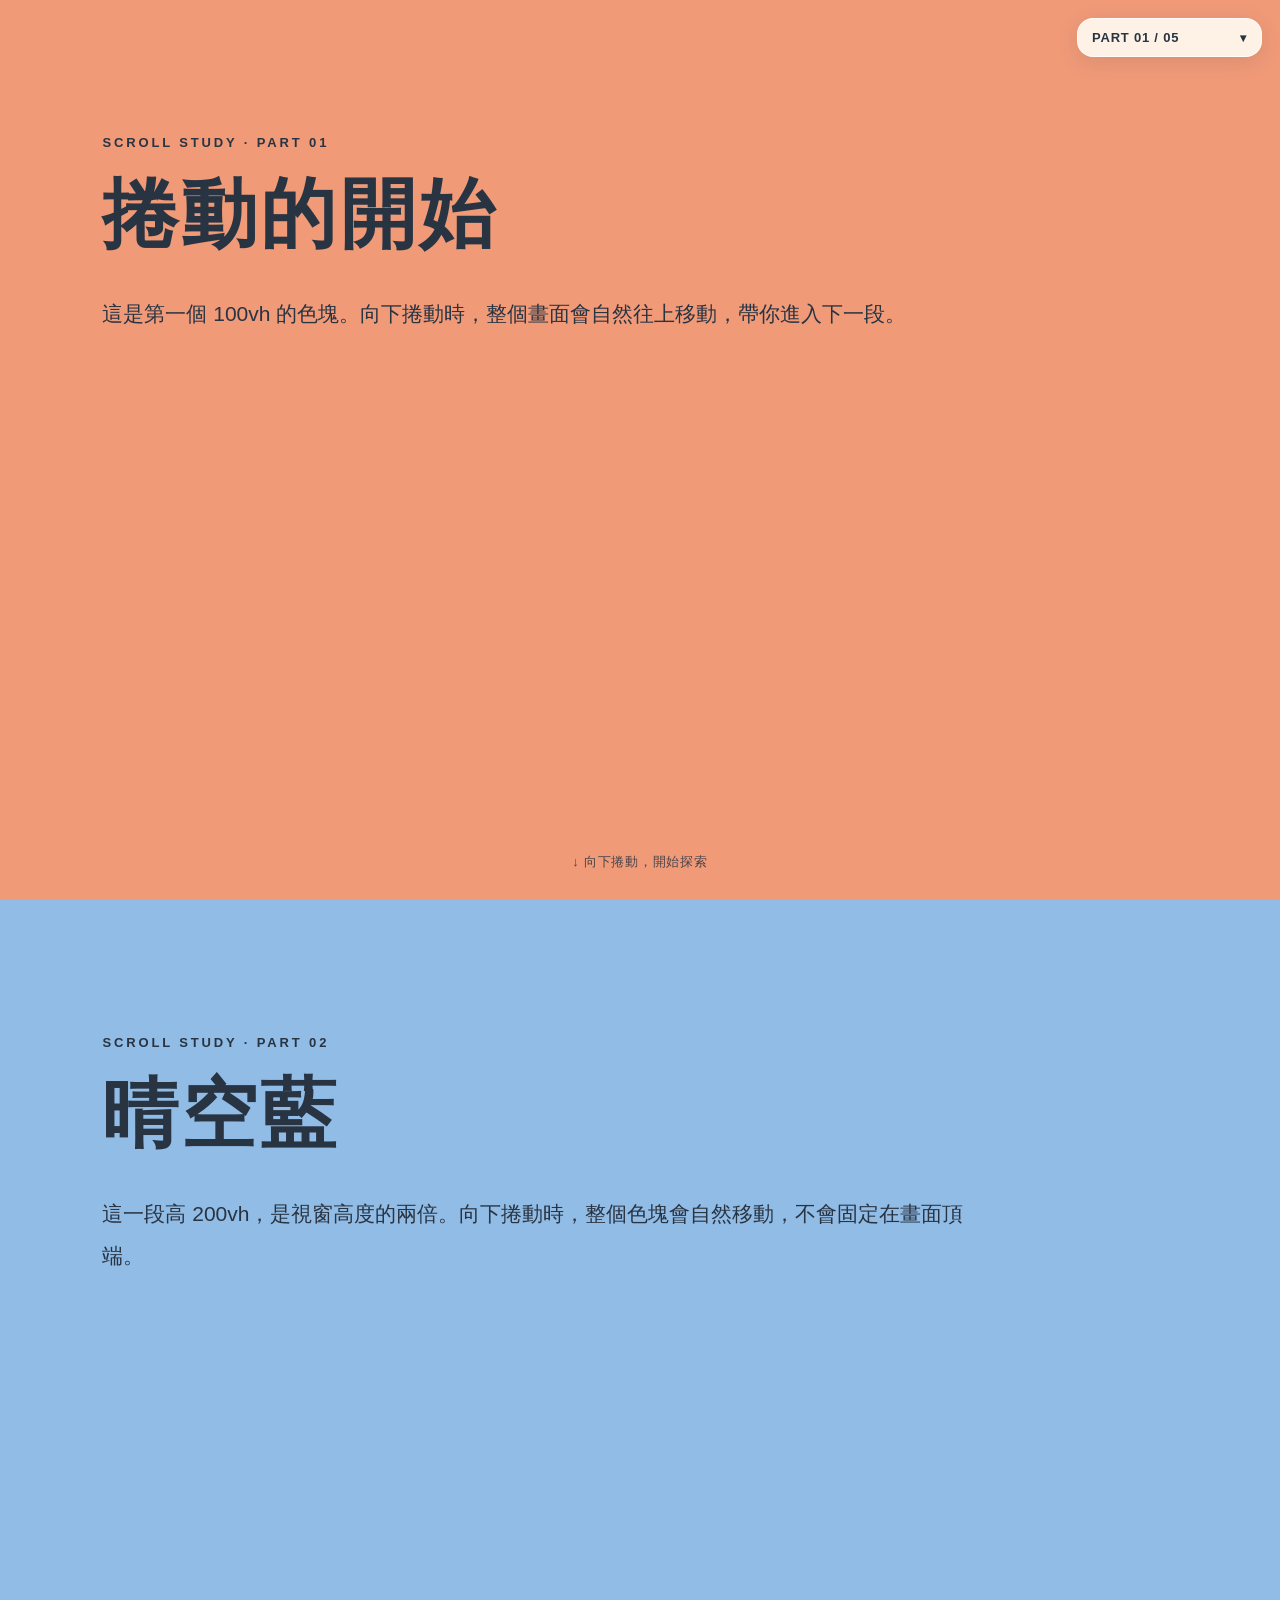
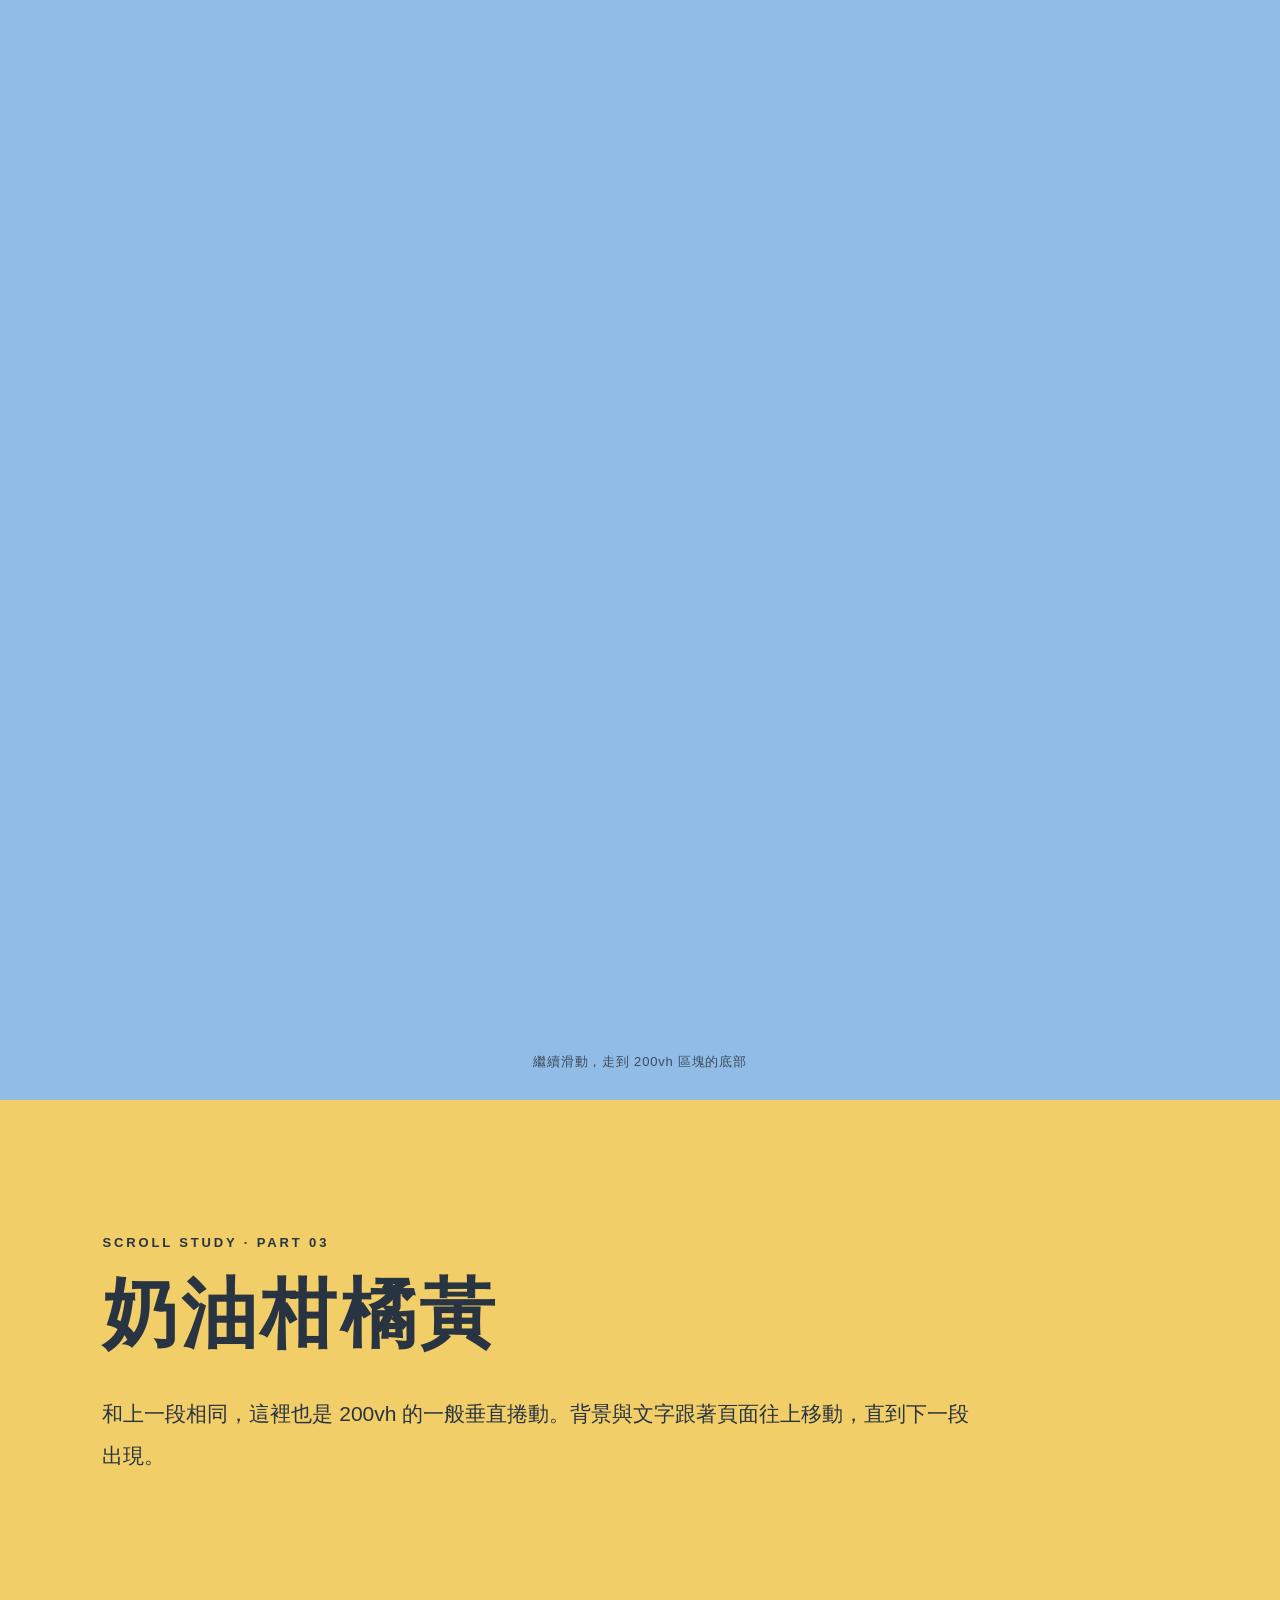
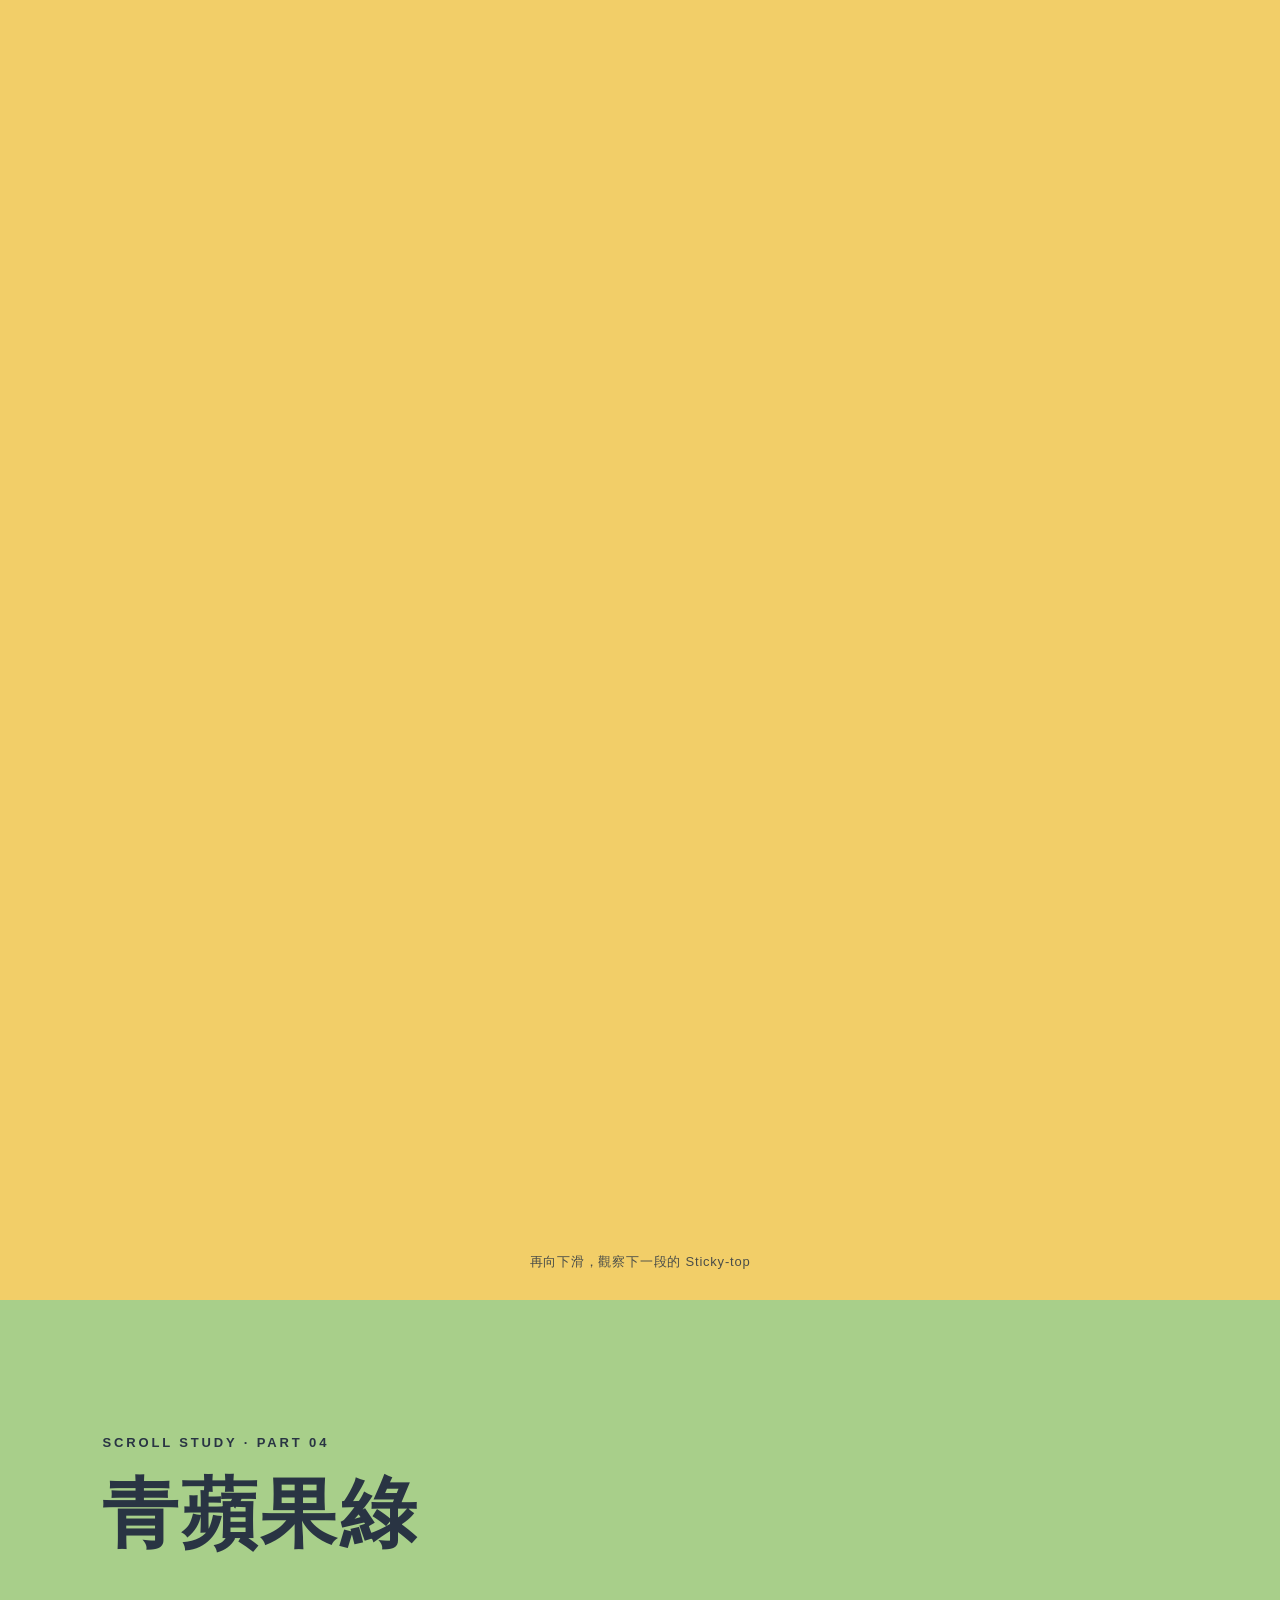
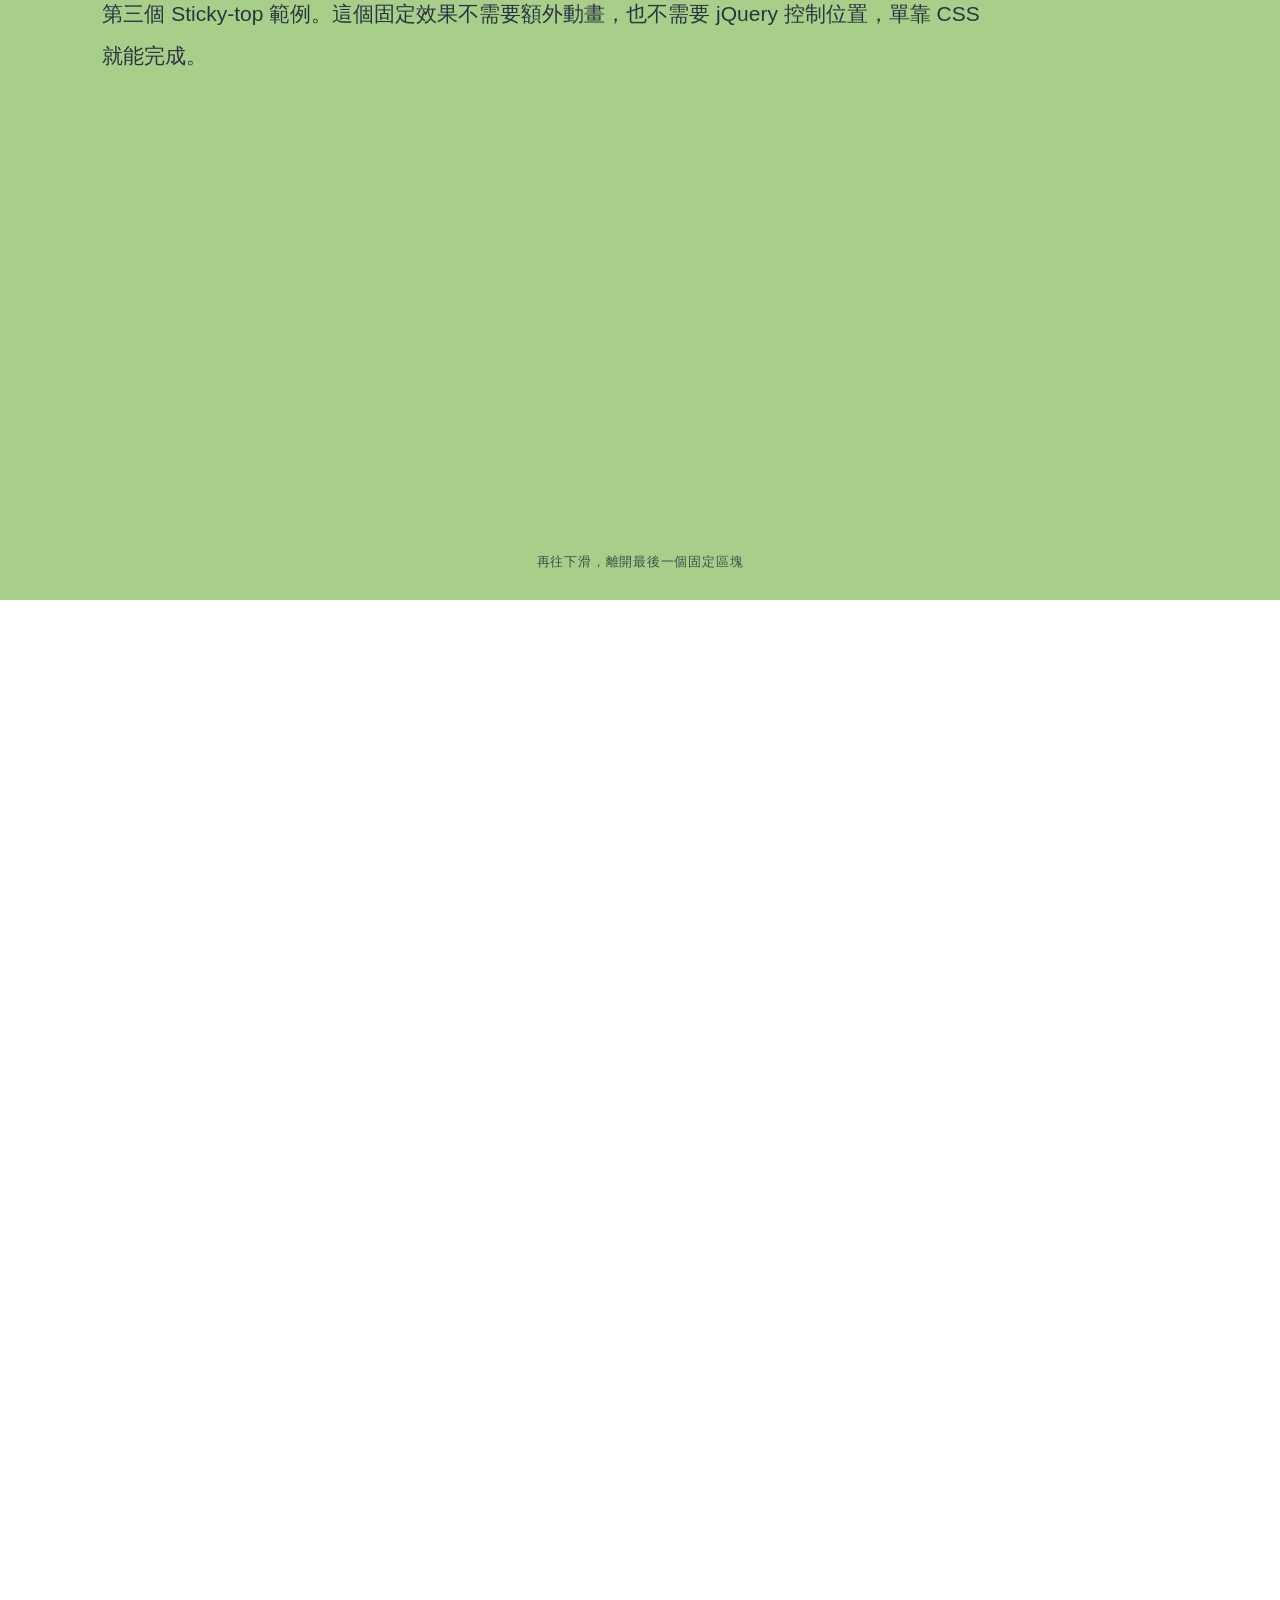
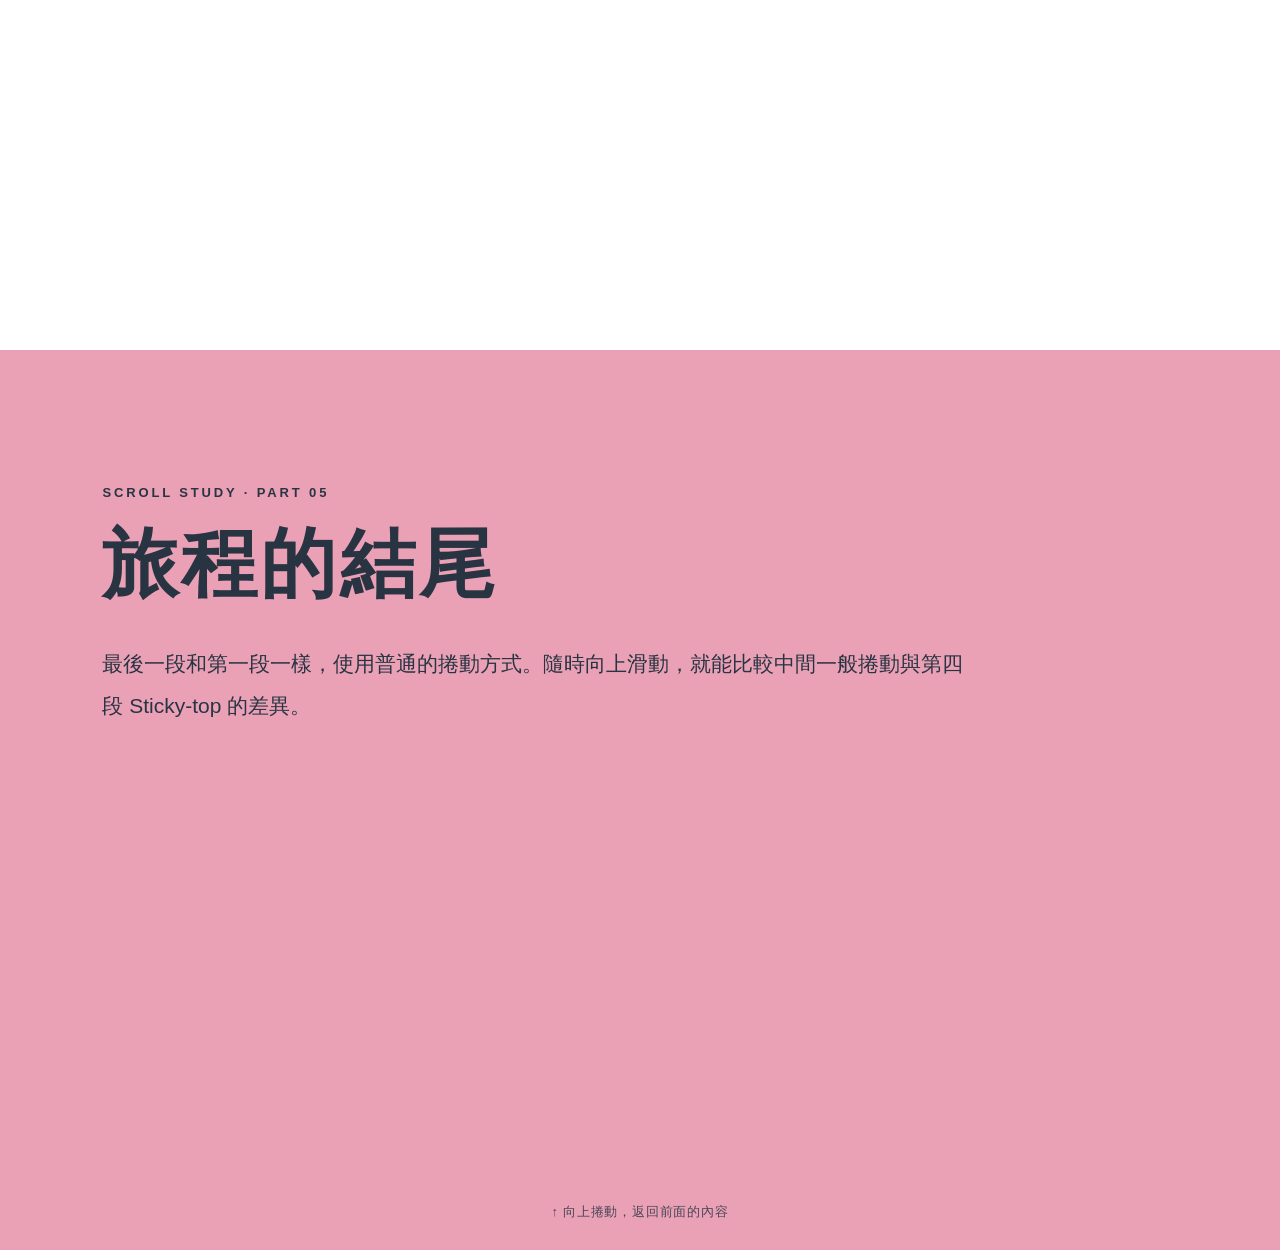
<file: as06/AS06-AI-multuple-steps.html>
<!DOCTYPE html>
<html lang="zh-Hant">
<head>
  <meta charset="UTF-8">
  <meta name="viewport" content="width=device-width, initial-scale=1.0">
  <title>AS06｜Sticky Scroll 練習</title>

  <!-- jQuery：本作業使用 jQuery 顯示目前捲動到哪個段落。Sticky 效果本身由 CSS 完成。 -->
  <script src="https://code.jquery.com/jquery-3.7.1.min.js"></script>

  <style>
    /* ========== 1. 基礎設定 ========== */
    * { box-sizing: border-box; }
    html { scroll-behavior: smooth; }
    body { margin: 0; font-family: "Noto Sans TC", "Microsoft JhengHei", sans-serif; }

    /* 一般畫面為 100vh；第 2、3 段會在下方另外覆寫為 200vh。 */
    .scene {
      position: relative;
      width: 100%;
      height: 100vh;
      height: 100svh; /* 手機瀏覽器地址列變化時較穩定 */
      padding: clamp(88px, 15vh, 160px) clamp(26px, 8vw, 140px) 100px;
      color: #293443; /* 明亮背景搭配深墨藍字，讓小字也清楚易讀 */
      text-align: left;
    }

    /* 現代日系廣告感：輕快、清亮、有彩度，但避開螢光色與灰濁色。 */
    .scene-1 { background: #f09a78; } /* 蜜桃珊瑚：溫暖有精神 */
    .scene-2 { background: #91bce5; } /* 清透晴空藍：明亮、乾淨 */
    .scene-3 { background: #f2ce68; } /* 奶油柑橘黃：活潑柔和 */
    .scene-4 { background: #a8cf8a; } /* 青蘋果綠：清新、有生命力 */
    .scene-5 { background: #eaa1b6; } /* 櫻桃粉：俏皮而不甜膩 */

    /* 內文使用較寬的欄位；以後增加段落時，有更充裕的書寫空間。 */
    .content { width: 100%; max-width: 1080px; margin: 0 auto; }
    .eyebrow { margin: 0 0 18px; letter-spacing: .22em; font-size: 13px; font-weight: 700; }
    h1, h2 { font-size: clamp(42px, 6vw, 76px); line-height: 1.2; margin: 0 0 34px; letter-spacing: .04em; }
    .description { margin: 0; max-width: 880px; font-size: clamp(17px, 1.8vw, 21px); line-height: 2; }

    /* 每段最下方的小字維持水平置中，並靠近頁面底部。 */
    .hint {
      position: absolute;
      bottom: clamp(18px, 3.2vh, 38px);
      left: 20px;
      right: 20px;
      margin: 0;
      font-size: 13px;
      letter-spacing: .06em;
      text-align: center;
      opacity: .83;
    }

    /* ========== 2. 一般捲動（第 2、3 段）與 Sticky（第 4 段） ========== */
    /*
       第 2、3 段：父容器和內部色塊都高 200vh，且沒有 sticky。
       所以背景、標題和文字會跟著整個網頁自然向上移動。
       內部色塊撐滿父容器，底部的小字也保持靠近整段的最下方。
    */
    .normal-parent { height: 200vh; height: 200svh; }
    .normal-parent .scene { height: 100%; }

    /*
       第 4 段：保留 v4 的原始 Sticky-top 設定。
       父容器高 250vh、色塊高 100vh；當色塊到視窗頂端後暫時固定，
       直到父容器離開才跟著移動。
    */
    .sticky-parent { height: 250vh; height: 250svh; position: relative; }
    .sticky-parent .scene { position: sticky; top: 0; }

    /* ========== 3. 右上角段落選單 ========== */
    /* 外層固定於右上角；按鈕可點擊，點開後顯示五個段落。 */
    .part-nav {
      position: fixed;
      top: 18px;
      right: 18px;
      z-index: 20;
      width: 185px;
      font-size: 13px;
      color: #293443;
    }
    .progress {
      display: flex;
      align-items: center;
      justify-content: space-between;
      width: 100%;
      padding: 11px 14px;
      border: 1px solid rgba(255,255,255,.72);
      border-radius: 16px;
      background: rgba(255,250,241,.92);
      color: #293443;
      font: inherit;
      font-weight: 700;
      letter-spacing: .06em;
      cursor: pointer;
      box-shadow: 0 5px 22px rgba(36,44,53,.10);
      backdrop-filter: blur(10px);
      -webkit-backdrop-filter: blur(10px);
    }
    .progress:hover, .progress:focus-visible { background: #fffaf1; }
    .progress:focus-visible, .part-link:focus-visible { outline: 2px solid #293443; outline-offset: 2px; }
    .nav-chevron { font-size: 12px; transition: transform .2s ease; }
    .progress[aria-expanded="true"] .nav-chevron { transform: rotate(180deg); }
    .part-menu {
      margin-top: 8px;
      padding: 7px;
      border: 1px solid rgba(255,255,255,.8);
      border-radius: 16px;
      background: rgba(255,250,241,.97);
      box-shadow: 0 8px 28px rgba(36,44,53,.14);
      backdrop-filter: blur(12px);
      -webkit-backdrop-filter: blur(12px);
    }
    .part-menu[hidden] { display: none; }
    .part-link {
      display: block;
      width: 100%;
      padding: 11px 12px;
      border-radius: 10px;
      color: #293443;
      text-decoration: none;
      line-height: 1.4;
    }
    .part-link:hover, .part-link.active { background: #e9e6dd; }
    .part-link.active { font-weight: 700; }

    @media (max-width: 600px) {
      .scene { padding: clamp(82px, 14vh, 112px) 26px 88px; }
      h1, h2 { margin-bottom: 26px; }
      .description { font-size: 16px; line-height: 1.9; }
      .part-nav { top: 12px; right: 12px; width: 168px; font-size: 12px; }
      .progress { padding: 10px 12px; }
      .part-link { padding: 10px; }
      .hint { bottom: 20px; font-size: 12px; }
    }
    /* 手機橫向或高度較低的視窗：避免標題與底部提示太接近。 */
    @media (max-height: 560px) {
      .scene { padding-top: 60px; padding-bottom: 65px; }
      h1, h2 { font-size: clamp(30px, 5vw, 52px); margin-bottom: 14px; }
      .description { font-size: 14px; line-height: 1.6; }
      .hint { bottom: 12px; font-size: 11px; }
    }
  </style>
</head>
<body>

  <!-- 點右上角按鈕即可展開選單。ARIA 屬性也方便鍵盤與輔助工具操作。 -->
  <nav class="part-nav" aria-label="快速切換段落">
    <button type="button" class="progress" id="progress" aria-expanded="false" aria-controls="partMenu">
      <span id="progressText">PART 01 / 05</span><span class="nav-chevron" aria-hidden="true">▾</span>
    </button>
    <div class="part-menu" id="partMenu" hidden>
      <a class="part-link active" href="#scene1">PART 01 · 捲動的開始</a>
      <a class="part-link" href="#parent2">PART 02 · 晴空藍</a>
      <a class="part-link" href="#parent3">PART 03 · 奶油柑橘黃</a>
      <a class="part-link" href="#parent4">PART 04 · 青蘋果綠</a>
      <a class="part-link" href="#scene5">PART 05 · 旅程的結尾</a>
    </div>
  </nav>

  <!-- 第 1 段：一般捲動，不使用 sticky。 -->
  <div class="scene scene-1" id="scene1">
    <div class="content">
      <p class="eyebrow">SCROLL STUDY · PART 01</p>
      <h1>捲動的開始</h1>
      <p class="description">這是第一個 100vh 的色塊。向下捲動時，整個畫面會自然往上移動，帶你進入下一段。</p>
      <p class="hint">↓ 向下捲動，開始探索</p>
    </div>
  </div>

  <!-- 第 2 段：200vh，整個色塊正常垂直捲動，不使用 sticky。 -->
  <div class="normal-parent" id="parent2">
    <div class="scene scene-2" id="scene2">
      <div class="content">
        <p class="eyebrow">SCROLL STUDY · PART 02</p>
        <h2>晴空藍</h2>
        <p class="description">這一段高 200vh，是視窗高度的兩倍。向下捲動時，整個色塊會自然移動，不會固定在畫面頂端。</p>
        <p class="hint">繼續滑動，走到 200vh 區塊的底部</p>
      </div>
    </div>
  </div>

  <!-- 第 3 段：同為 200vh 的一般捲動，顏色是奶油柑橘黃。 -->
  <div class="normal-parent" id="parent3">
    <div class="scene scene-3" id="scene3">
      <div class="content">
        <p class="eyebrow">SCROLL STUDY · PART 03</p>
        <h2>奶油柑橘黃</h2>
        <p class="description">和上一段相同，這裡也是 200vh 的一般垂直捲動。背景與文字跟著頁面往上移動，直到下一段出現。</p>
        <p class="hint">再向下滑，觀察下一段的 Sticky-top</p>
      </div>
    </div>
  </div>

  <!-- 第 4 段：維持 v4 原本的 sticky 區塊與排版。 -->
  <div class="sticky-parent" id="parent4">
    <div class="scene scene-4" id="scene4">
      <div class="content">
        <p class="eyebrow">SCROLL STUDY · PART 04</p>
        <h2>青蘋果綠</h2>
        <p class="description">第三個 Sticky-top 範例。這個固定效果不需要額外動畫，也不需要 jQuery 控制位置，單靠 CSS 就能完成。</p>
        <p class="hint">再往下滑，離開最後一個固定區塊</p>
      </div>
    </div>
  </div>

  <!-- 第 5 段：恢復一般捲動，不使用 sticky。 -->
  <div class="scene scene-5" id="scene5">
    <div class="content">
      <p class="eyebrow">SCROLL STUDY · PART 05</p>
      <h2>旅程的結尾</h2>
      <p class="description">最後一段和第一段一樣，使用普通的捲動方式。隨時向上滑動，就能比較中間一般捲動與第四段 Sticky-top 的差異。</p>
      <p class="hint">↑ 向上捲動，返回前面的內容</p>
    </div>
  </div>

  <script>
    // ========== 4. jQuery：更新段落進度，以及點擊選單跳轉 ==========
    // 第 2、3 段是一般捲動；只有第 4 段使用 CSS Sticky-top。
    $(function () {
      var sections = ["#scene1", "#parent2", "#parent3", "#parent4", "#scene5"];
      var menu = $("#partMenu");
      var button = $("#progress");

      function updateProgress() {
        // 看視窗中心落在哪個段落；第 2～4 段用父容器範圍判斷。
        var centerY = $(window).scrollTop() + $(window).height() / 2;
        var current = 1;
        $.each(sections, function (index, selector) {
          var section = $(selector);
          var top = section.offset().top;
          var bottom = top + section.outerHeight();
          if (centerY >= top && centerY < bottom) current = index + 1;
        });
        $("#progressText").text("PART " + String(current).padStart(2, "0") + " / 05");
        $(".part-link").removeClass("active").removeAttr("aria-current")
          .eq(current - 1).addClass("active").attr("aria-current", "location");
      }

      // 按下右上角按鈕：展開或收合五個段落選項。
      function closeMenu() {
        menu.prop("hidden", true);
        button.attr("aria-expanded", "false");
      }
      button.on("click", function () {
        var opening = menu.prop("hidden");
        menu.prop("hidden", !opening);
        button.attr("aria-expanded", String(opening));
      });

      // 點選段落：先收起選單，再平滑移動至該段落的開頭。
      // 第 2～4 段都跳到 parent 的頂部，避免 Sticky 元素的位置干擾。
      $(".part-link").on("click", function (event) {
        event.preventDefault();
        var target = $(this).attr("href");
        var top = $(target).offset().top;
        closeMenu();
        $("html, body").stop().animate({ scrollTop: top }, 650);
      });

      // 點到選單之外或按下 Esc，就收合選單。
      $(document).on("click", function (event) {
        if (!$(event.target).closest(".part-nav").length) closeMenu();
      });
      $(document).on("keydown", function (event) {
        if (event.key === "Escape" && !menu.prop("hidden")) {
          closeMenu();
          button.trigger("focus");
        }
      });

      // 第一次開啟、捲動、調整視窗大小時，更新目前段落。
      updateProgress();
      $(window).on("scroll resize", updateProgress);
    });
  </script>
</body>
</html>
</file>
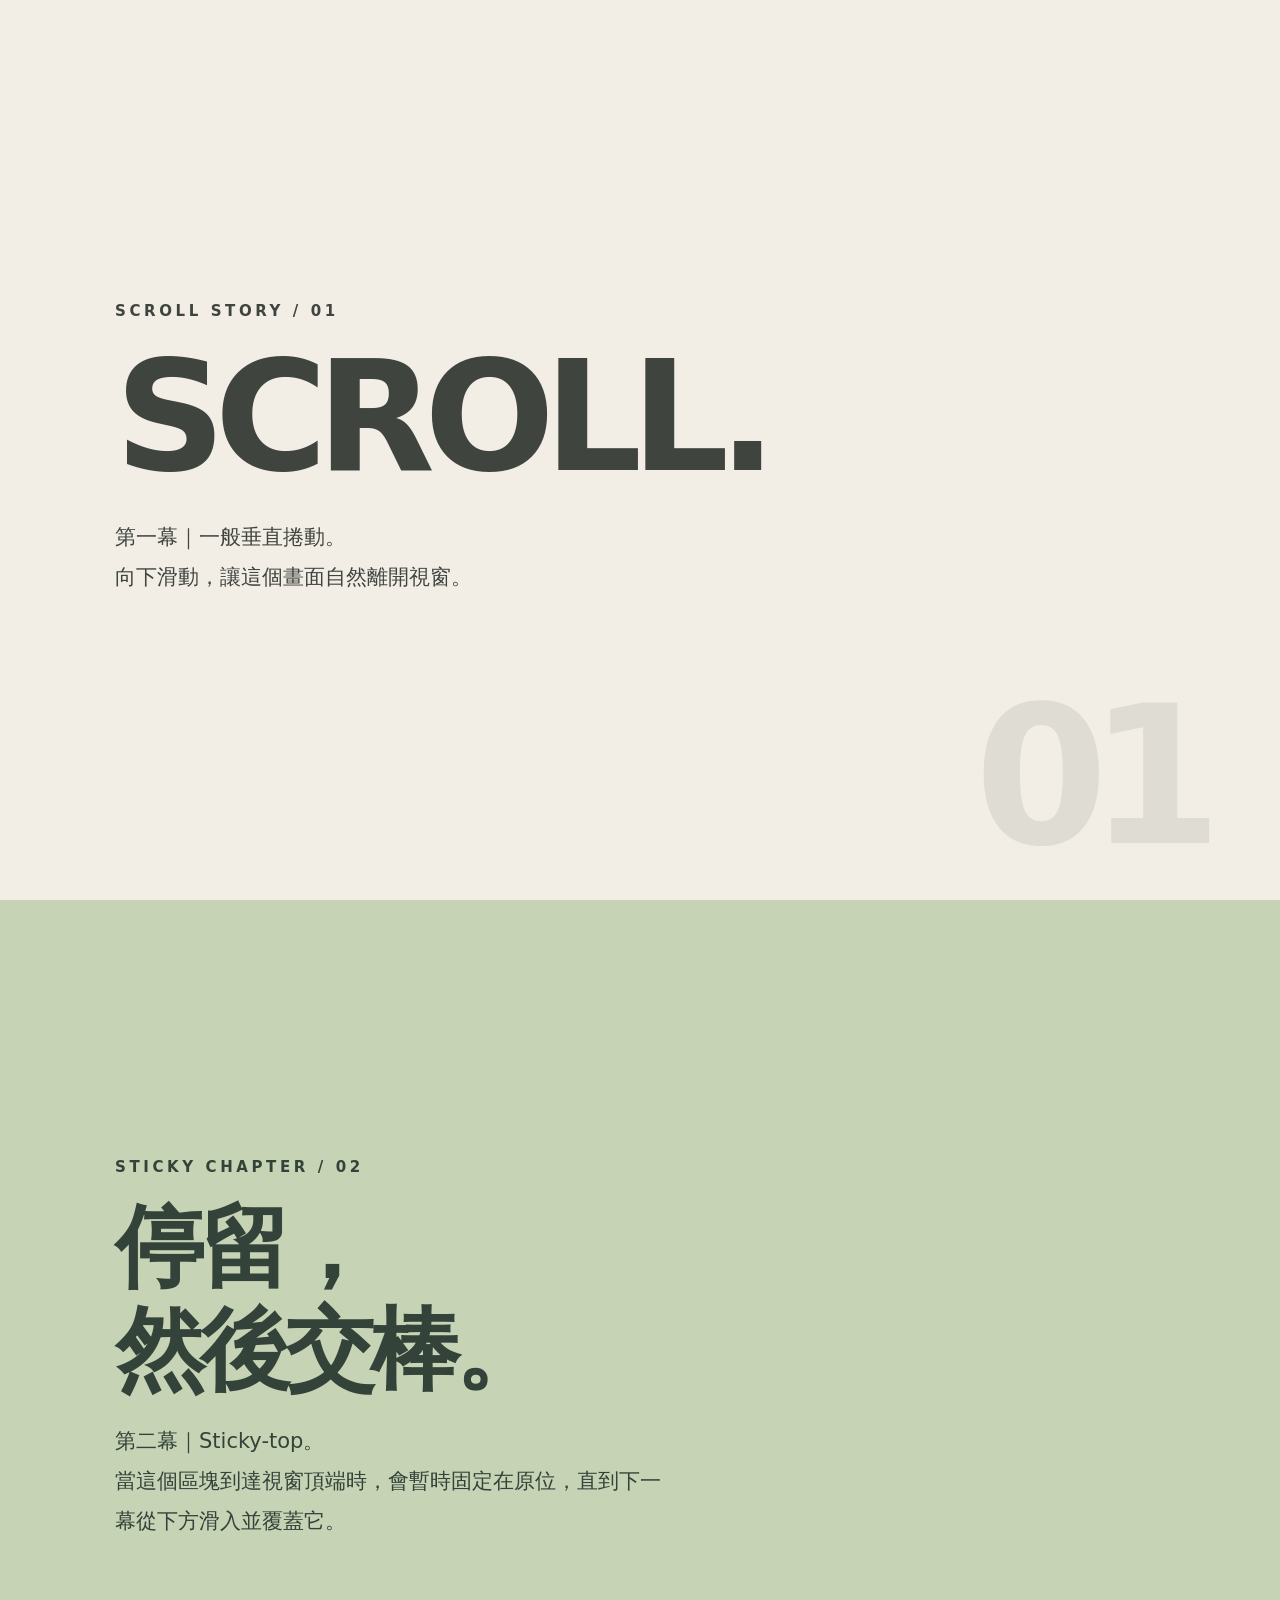
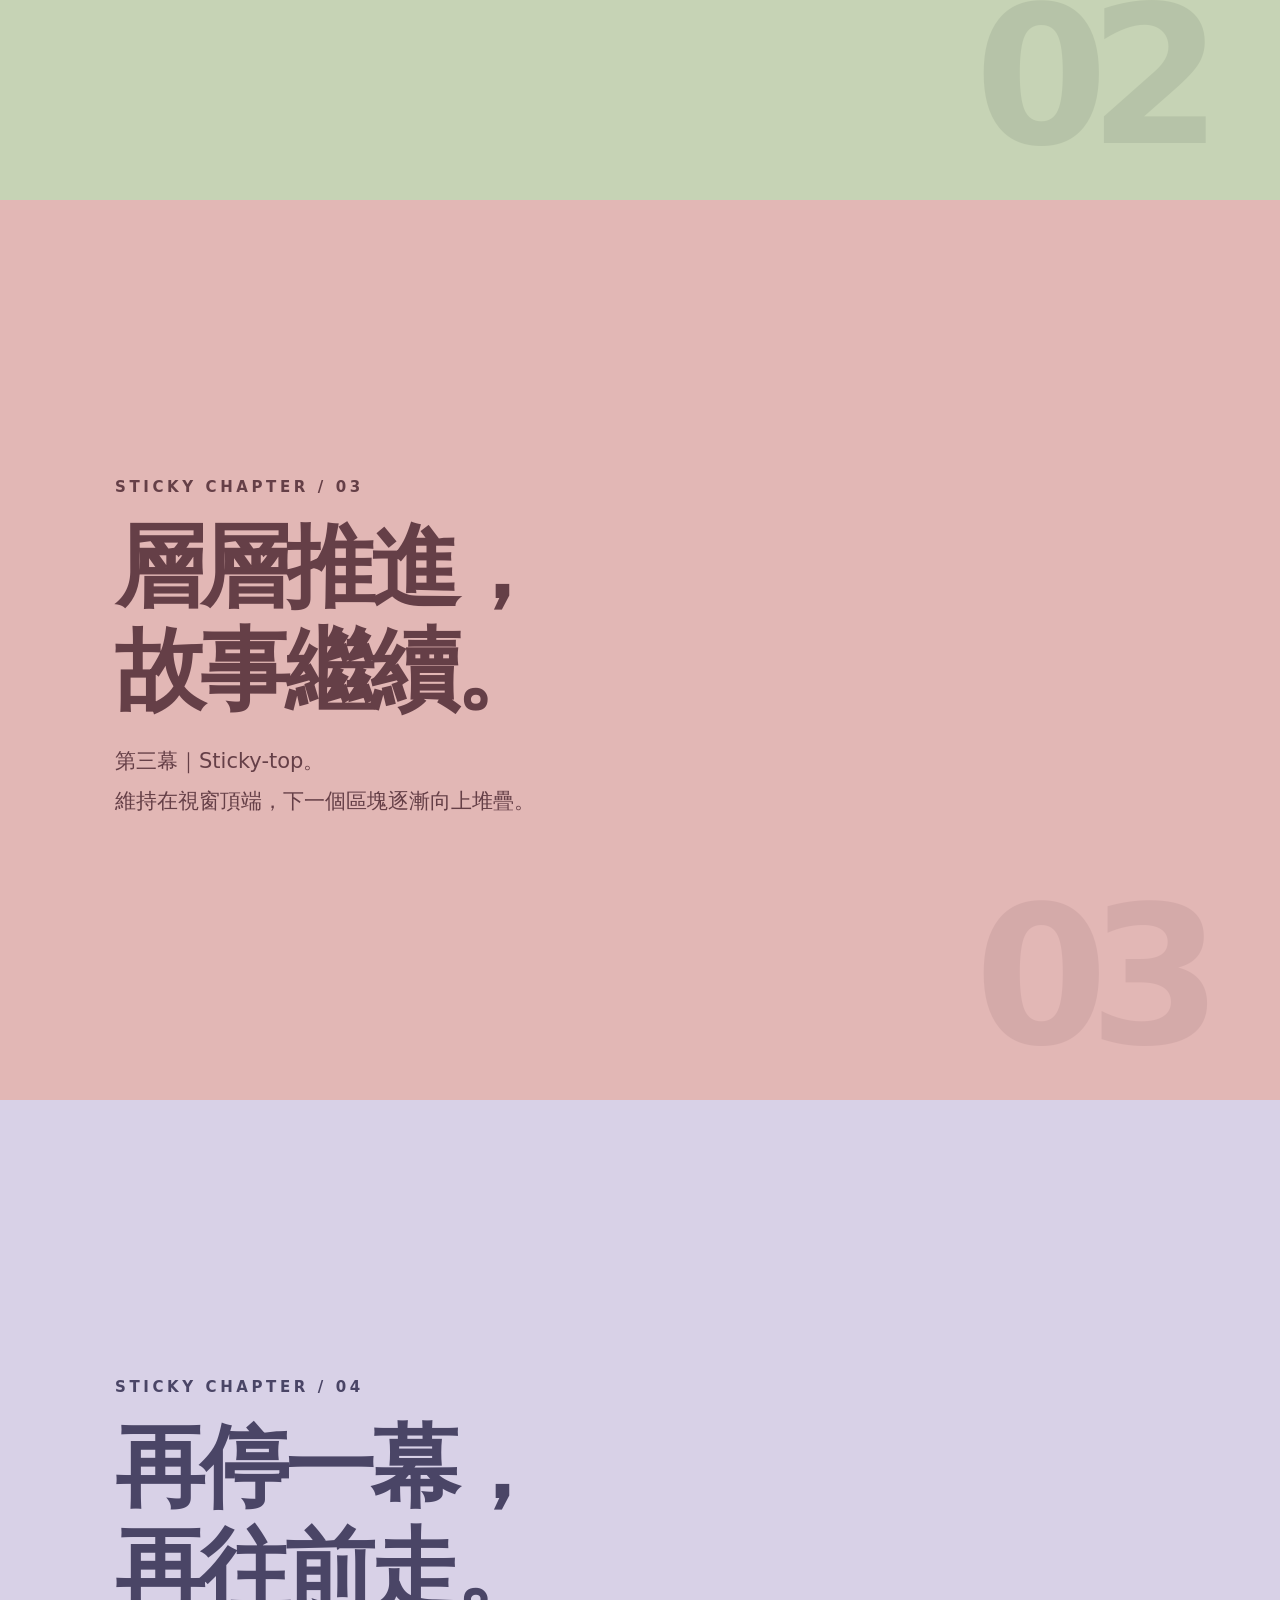
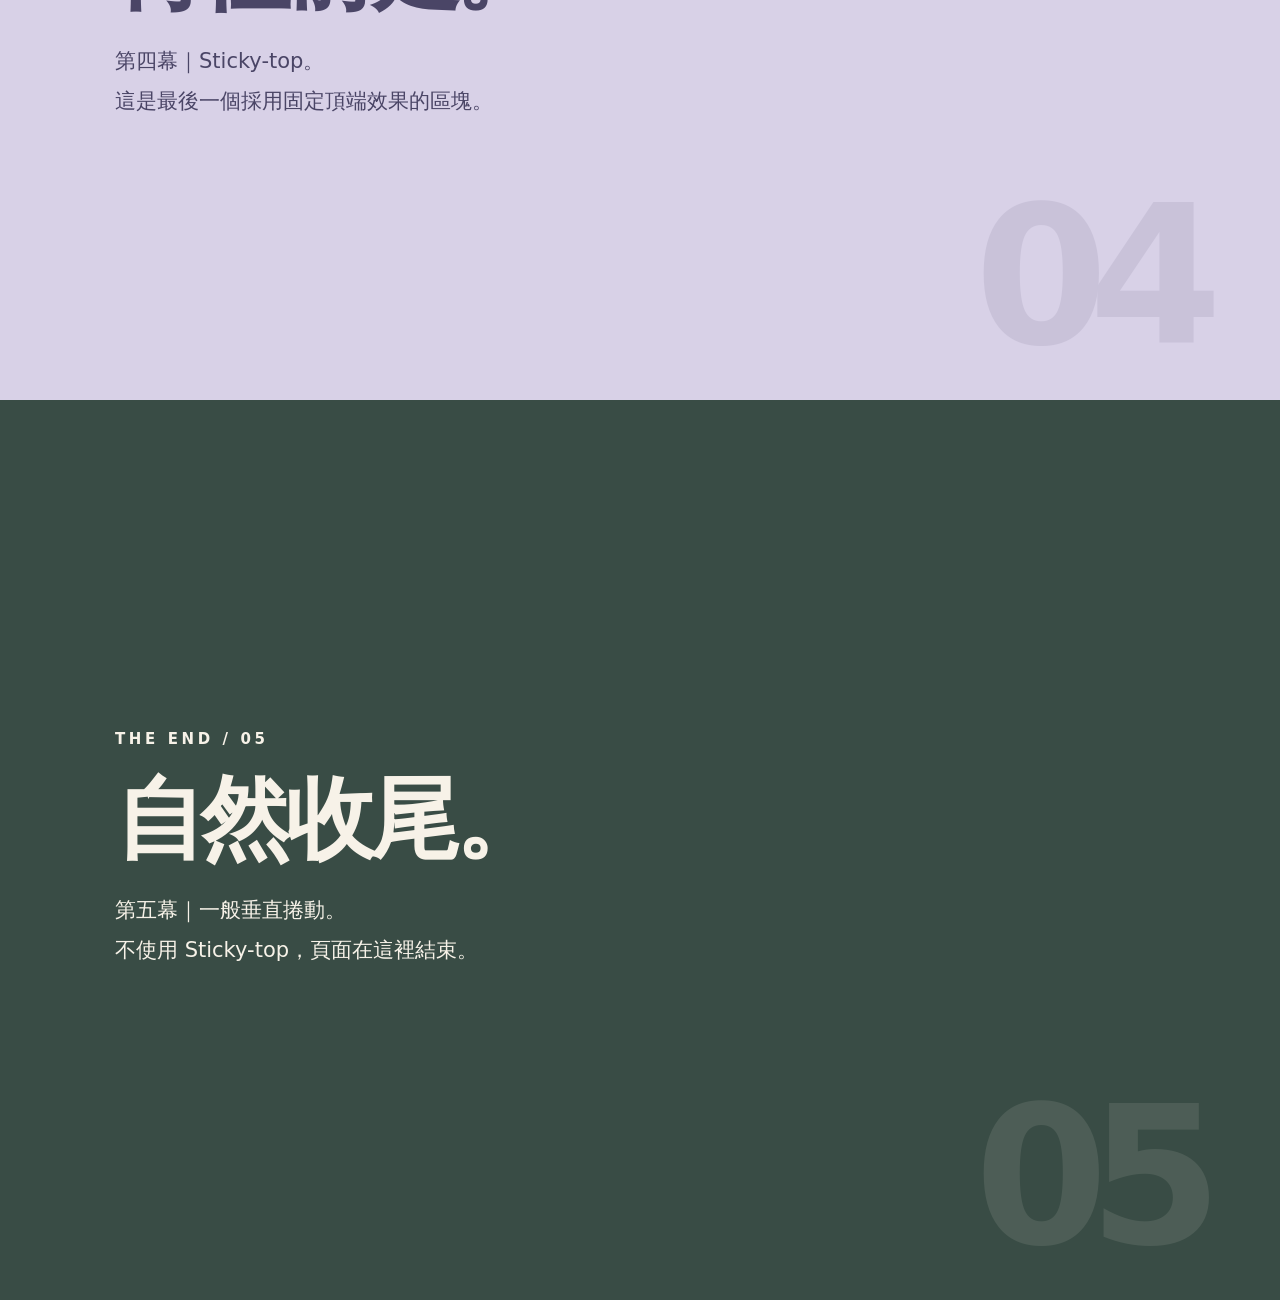
<file: as06/AS06-AI-one-step.html>
<!doctype html>
<html lang="zh-Hant">
<head>
  <meta charset="UTF-8" />
  <meta name="viewport" content="width=device-width, initial-scale=1.0" />
  <title>Sticky Scroll — 五幕捲動示範</title>
  <style>
    :root { color-scheme: light; }
    * { box-sizing: border-box; }
    html { scroll-behavior: smooth; }
    body { margin: 0; font-family: 'Noto Sans TC', 'Microsoft JhengHei', system-ui, sans-serif; }
    .section {
      position: relative;
      height: 100vh;
      height: 100dvh;
      display: grid;
      place-items: center;
      padding: clamp(24px, 6vw, 90px);
      overflow: hidden;
    }
    .section__content { width: min(100%, 1050px); position: relative; z-index: 1; }
    .eyebrow { font-size: clamp(12px, 1.2vw, 15px); font-weight: 700; letter-spacing: .24em; margin: 0 0 20px; }
    h1 { font-size: clamp(64px, 12vw, 170px); line-height: 1; margin: 0 0 24px; font-weight: 800; letter-spacing: -.07em; }
    h2 { font-size: clamp(37px, 7vw, 92px); line-height: 1.15; margin: 0 0 20px; font-weight: 750; letter-spacing: -.055em; }
    .desc { font-size: clamp(16px, 1.8vw, 21px); line-height: 1.9; margin: 0; max-width: 560px; }
    .number { position: absolute; bottom: clamp(20px, 4vw, 46px); right: clamp(24px, 6vw, 90px); font-size: clamp(70px, 15vw, 240px); font-weight: 800; letter-spacing: -.1em; line-height: .8; opacity: .10; pointer-events: none; }
    .section--one { background: #f2eee6; color: #3f443f; z-index: 1; }
    .section--two { background: #c6d3b5; color: #34433a; z-index: 2; }
    .section--three { background: #e2b7b5; color: #653f47; z-index: 3; }
    .section--four { background: #d8d1e7; color: #4a4566; z-index: 4; }
    .section--five { background: #394c45; color: #f7f2e8; z-index: 5; }
    /* 只有第二、三、四個區塊黏在視窗頂端；下一區塊依 z-index 向上蓋過它。 */
    .section--sticky { position: sticky; top: 0; }
    @media (max-width: 600px) {
      .eyebrow { letter-spacing: .14em; }
      .number { bottom: 28px; right: 28px; }
    }
  </style>
</head>
<body>
  <main>
    <div class="section section--one">
      <div class="section__content"><p class="eyebrow">SCROLL STORY / 01</p><h1>SCROLL.</h1><p class="desc">第一幕｜一般垂直捲動。<br>向下滑動，讓這個畫面自然離開視窗。</p></div>
      <span class="number" aria-hidden="true">01</span>
    </div>
    <div class="section section--two section--sticky">
      <div class="section__content"><p class="eyebrow">STICKY CHAPTER / 02</p><h2>停留，<br>然後交棒。</h2><p class="desc">第二幕｜Sticky-top。<br>當這個區塊到達視窗頂端時，會暫時固定在原位，直到下一幕從下方滑入並覆蓋它。</p></div>
      <span class="number" aria-hidden="true">02</span>
    </div>
    <div class="section section--three section--sticky">
      <div class="section__content"><p class="eyebrow">STICKY CHAPTER / 03</p><h2>層層推進，<br>故事繼續。</h2><p class="desc">第三幕｜Sticky-top。<br>維持在視窗頂端，下一個區塊逐漸向上堆疊。</p></div>
      <span class="number" aria-hidden="true">03</span>
    </div>
    <div class="section section--four section--sticky">
      <div class="section__content"><p class="eyebrow">STICKY CHAPTER / 04</p><h2>再停一幕，<br>再往前走。</h2><p class="desc">第四幕｜Sticky-top。<br>這是最後一個採用固定頂端效果的區塊。</p></div>
      <span class="number" aria-hidden="true">04</span>
    </div>
    <div class="section section--five">
      <div class="section__content"><p class="eyebrow">THE END / 05</p><h2>自然收尾。</h2><p class="desc">第五幕｜一般垂直捲動。<br>不使用 Sticky-top，頁面在這裡結束。</p></div>
      <span class="number" aria-hidden="true">05</span>
    </div>
  </main>
</body>
</html>
</file>
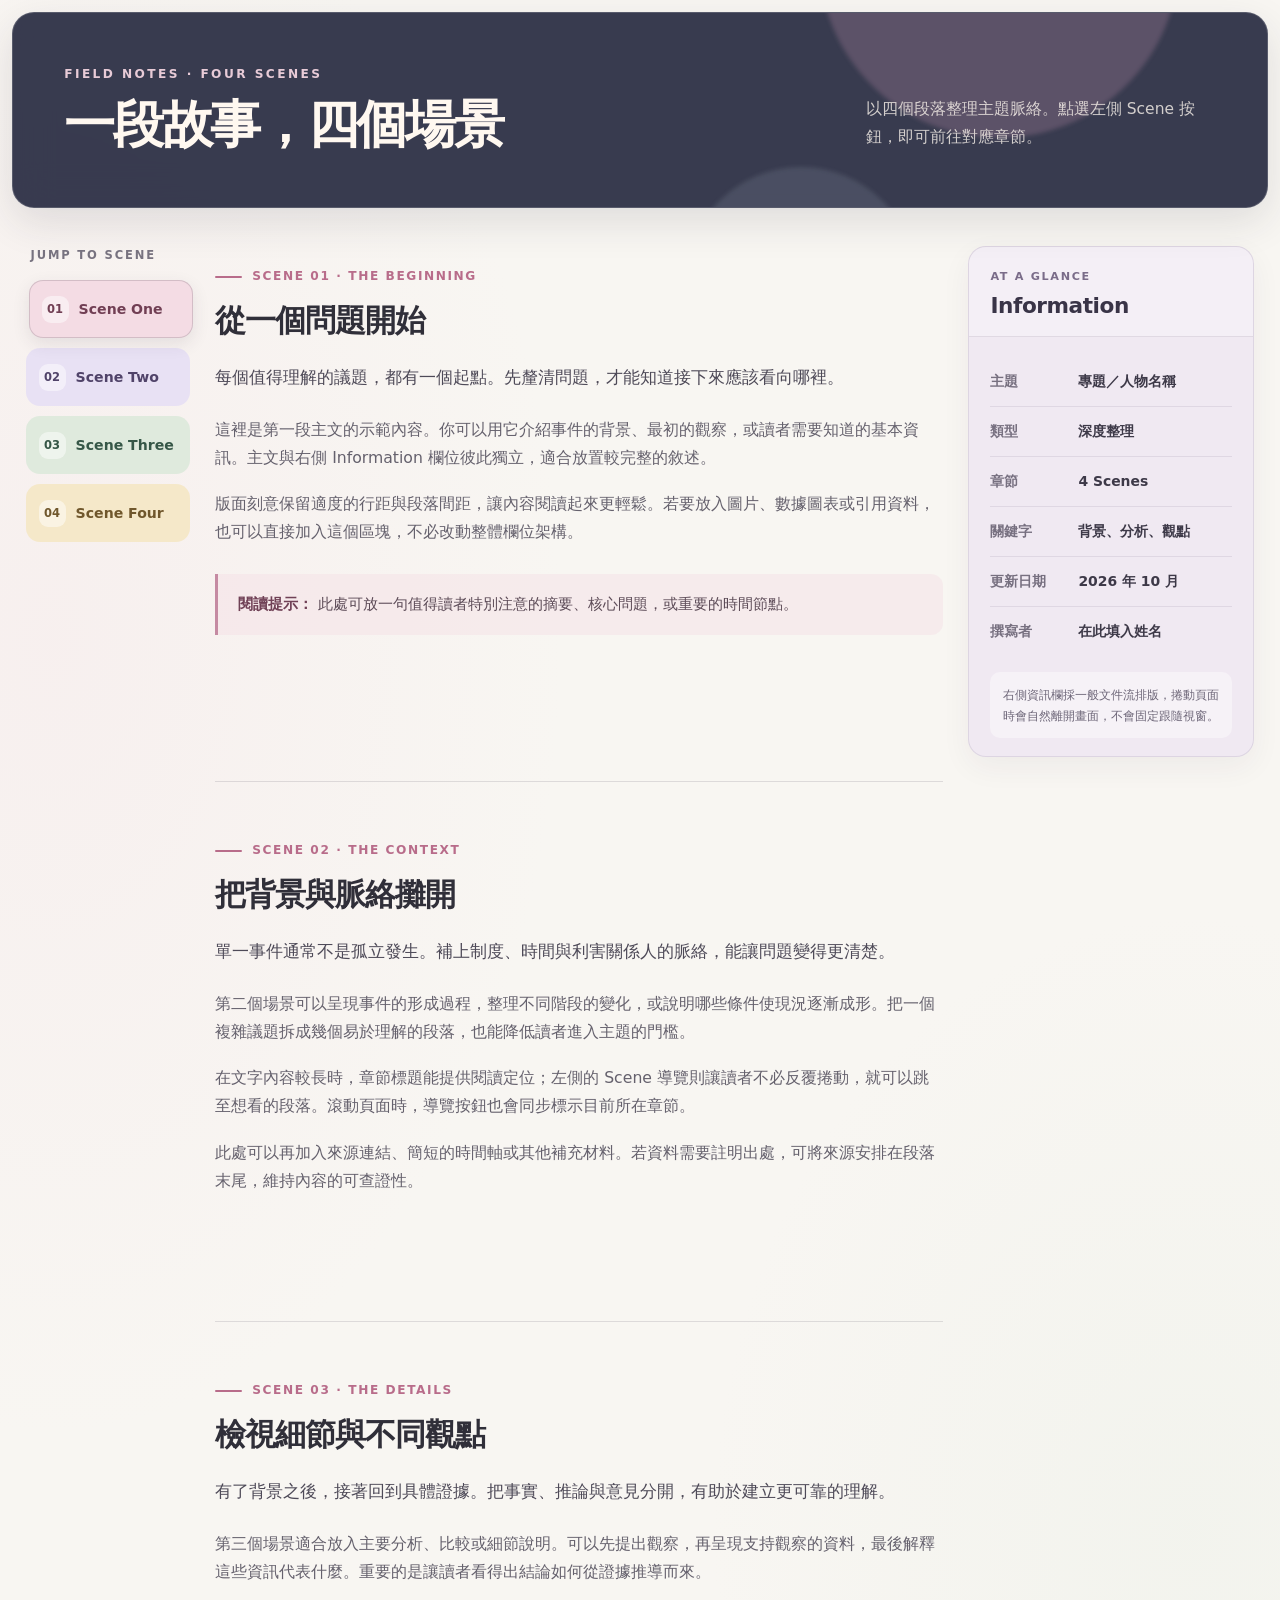
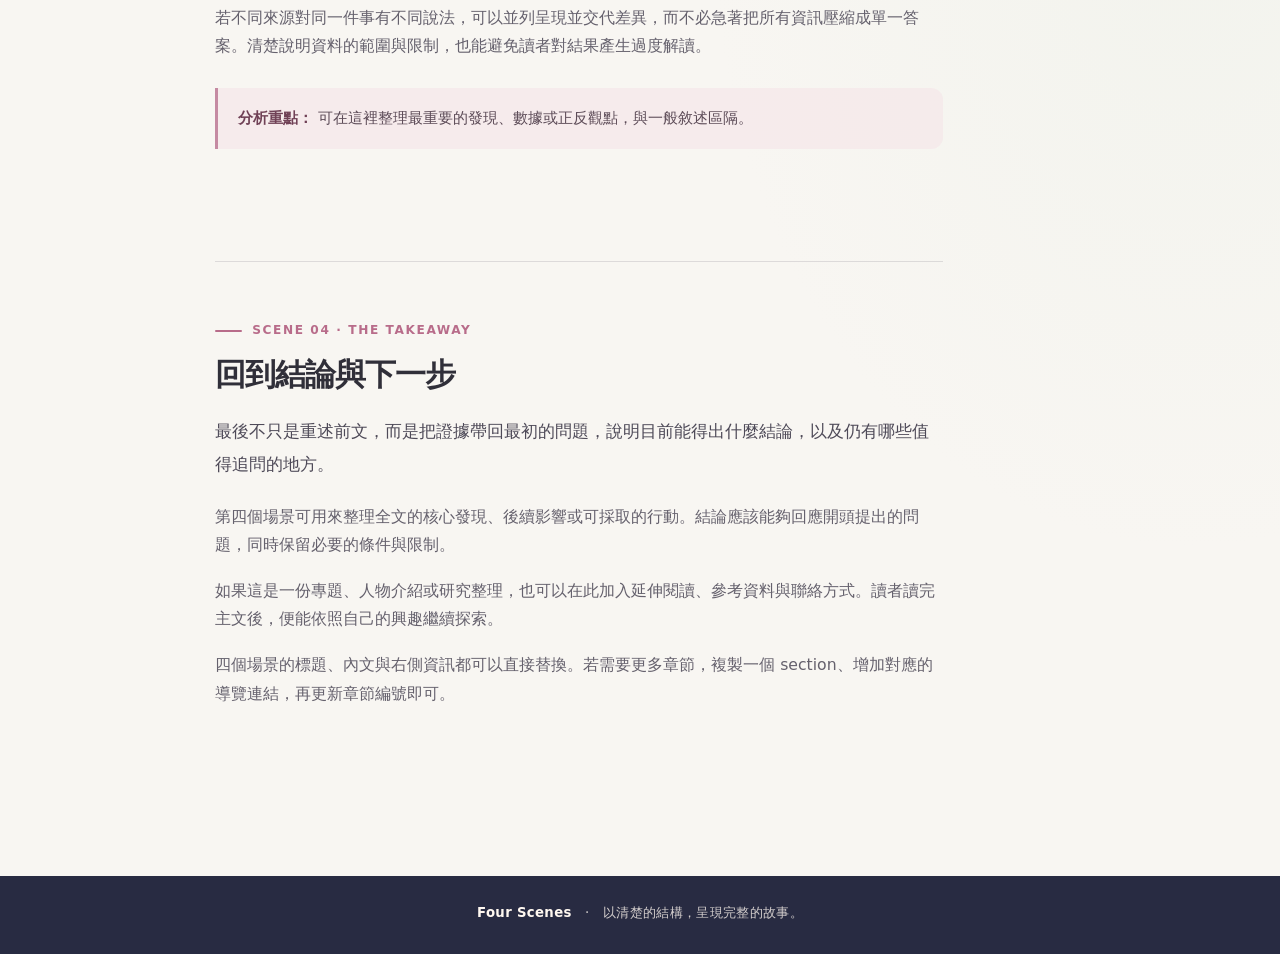
<file: practicew4/Prac. 4.html>
<!doctype html>
<html lang="zh-Hant">
<head>
  <meta charset="utf-8" />
  <meta name="viewport" content="width=device-width, initial-scale=1" />
  <meta name="theme-color" content="#282b42" />
  <title>Four Scenes｜一段故事，四個場景</title>
  <style>
    :root {
      color-scheme: light;
      --page: #f8f6f2;
      --ink: #302f39;
      --muted: #797783;
      --line: rgba(58, 53, 70, .14);
      --banner: rgba(40, 43, 66, .92);
      --banner-ink: #fff8f0;
      --rose: #f4dce4;
      --rose-ink: #713f54;
      --lavender: #e8e1f4;
      --lavender-ink: #504369;
      --sage: #dfeadd;
      --sage-ink: #365747;
      --butter: #f5e8c9;
      --butter-ink: #70572c;
      --info-bg: rgba(237, 230, 242, .78);
      --info-ink: #393447;
      --accent: #b86c8a;
      --content-width: 1840px;
      --outer-gutter: clamp(18px, 2vw, 34px);
    }

    *, *::before, *::after { box-sizing: border-box; }
    html { scroll-behavior: smooth; scroll-padding-top: 28px; }
    body {
      margin: 0;
      color: var(--ink);
      background:
        radial-gradient(ellipse at 4% 25%, rgba(244, 220, 228, .25), transparent 32rem),
        radial-gradient(ellipse at 93% 60%, rgba(223, 234, 221, .22), transparent 30rem),
        var(--page);
      font-family: Inter, "Noto Sans TC", "PingFang TC", "Microsoft JhengHei", system-ui, sans-serif;
      line-height: 1.8;
      -webkit-font-smoothing: antialiased;
    }
    a { color: inherit; }
    a:focus-visible { outline: 3px solid #a95c7b; outline-offset: 4px; }

    /* Top banner: dark, translucent, and softly blurred. */
    .hero-banner {
      position: relative;
      isolation: isolate;
      overflow: hidden;
      width: calc(100% - 24px);
      margin: 12px auto 0;
      padding: clamp(25px, 4vw, 54px) clamp(24px, 4vw, 62px);
      border: 1px solid rgba(255, 255, 255, .16);
      border-radius: 22px;
      color: var(--banner-ink);
      background: var(--banner);
      box-shadow: 0 14px 40px rgba(42, 39, 58, .12);
      backdrop-filter: blur(18px);
      -webkit-backdrop-filter: blur(18px);
    }
    .hero-banner::before,
    .hero-banner::after {
      position: absolute;
      z-index: -1;
      content: "";
      border-radius: 50%;
      pointer-events: none;
      filter: blur(2px);
    }
    .hero-banner::before {
      width: 360px; height: 360px; right: 7%; top: -235px;
      background: rgba(210, 157, 181, .23);
    }
    .hero-banner::after {
      width: 230px; height: 230px; right: 28%; bottom: -190px;
      background: rgba(165, 181, 194, .16);
    }
    .banner-inner {
      display: flex;
      align-items: end;
      justify-content: space-between;
      gap: 30px;
      width: min(100%, var(--content-width));
      margin: 0 auto;
    }
    .eyebrow {
      margin: 0 0 8px;
      color: #e8cbd7;
      font-size: .76rem;
      font-weight: 750;
      letter-spacing: .2em;
      text-transform: uppercase;
    }
    h1 {
      max-width: 850px;
      margin: 0;
      font-size: clamp(2rem, 4vw, 3.7rem);
      font-weight: 760;
      letter-spacing: -.045em;
      line-height: 1.2;
    }
    .banner-description {
      max-width: 350px;
      margin: 0 0 4px;
      color: rgba(255, 248, 240, .78);
      font-size: .97rem;
      line-height: 1.8;
    }

    /* Three-column composition. The left navigation sticks; the information panel does not. */
    .page-shell {
      display: grid;
      grid-template-columns: 164px minmax(0, 1fr) 286px;
      align-items: start;
      gap: clamp(18px, 2vw, 32px);
      width: min(calc(100% - (var(--outer-gutter) * 2)), var(--content-width));
      margin: 0 auto;
      padding: 34px 0 74px;
    }
    .scene-nav {
      position: sticky;
      top: 26px;
      align-self: start;
      z-index: 5;
      padding: 3px 0;
    }
    .nav-title {
      margin: 0 0 15px 5px;
      color: #77727f;
      font-size: .72rem;
      font-weight: 800;
      letter-spacing: .16em;
      text-transform: uppercase;
    }
    .scene-links { display: grid; gap: 10px; }
    .scene-link {
      display: flex;
      align-items: center;
      gap: 10px;
      min-height: 58px;
      padding: 12px 12px;
      border: 1px solid transparent;
      border-radius: 14px;
      font-size: .88rem;
      font-weight: 750;
      line-height: 1.35;
      text-decoration: none;
      transition: transform .18s ease, box-shadow .18s ease, border-color .18s ease, filter .18s ease;
    }
    .scene-link:hover { transform: translateX(3px); filter: saturate(1.06); }
    .scene-link[aria-current="location"] {
      border-color: rgba(72, 53, 70, .19);
      box-shadow: 0 6px 17px rgba(54, 45, 64, .10);
      transform: translateX(3px);
    }
    .scene-link .number {
      display: inline-grid;
      flex: 0 0 27px;
      width: 27px;
      height: 27px;
      place-items: center;
      border-radius: 9px;
      background: rgba(255,255,255,.48);
      font-size: .72rem;
      font-variant-numeric: tabular-nums;
    }
    .scene-link[data-scene="1"] { background: var(--rose); color: var(--rose-ink); }
    .scene-link[data-scene="2"] { background: var(--lavender); color: var(--lavender-ink); }
    .scene-link[data-scene="3"] { background: var(--sage); color: var(--sage-ink); }
    .scene-link[data-scene="4"] { background: var(--butter); color: var(--butter-ink); }

    .story { min-width: 0; }
    .scene-section {
      min-height: 540px;
      padding: 24px 0 58px;
      scroll-margin-top: 26px;
      border-bottom: 1px solid var(--line);
    }
    .scene-section + .scene-section { padding-top: 58px; }
    .scene-section:last-child { border-bottom: 0; }
    .section-kicker {
      display: flex;
      align-items: center;
      gap: 10px;
      margin: 0 0 12px;
      color: var(--accent);
      font-size: .76rem;
      font-weight: 800;
      letter-spacing: .13em;
      text-transform: uppercase;
    }
    .section-kicker::before {
      display: inline-block;
      width: 27px;
      height: 2px;
      content: "";
      background: currentColor;
      border-radius: 2px;
    }
    h2 {
      margin: 0 0 20px;
      font-size: clamp(1.65rem, 2.4vw, 2.35rem);
      font-weight: 760;
      letter-spacing: -.035em;
      line-height: 1.35;
    }
    .lead {
      margin: 0 0 22px;
      color: #4e4a58;
      font-size: clamp(1.05rem, 1.25vw, 1.2rem);
      font-weight: 520;
      line-height: 1.95;
    }
    .story p:not(.section-kicker):not(.lead) {
      max-width: 82ch;
      margin: 0 0 18px;
      color: #65616d;
      font-size: .98rem;
    }
    .inline-note {
      margin: 27px 0 0;
      padding: 17px 20px;
      border-left: 3px solid #c58aa2;
      border-radius: 0 12px 12px 0;
      color: #5c4b57;
      background: rgba(244, 220, 228, .43);
      font-size: .94rem;
    }
    .inline-note strong { color: #704156; }

    /* Encyclopedia-like data panel. It stays in normal document flow. */
    .information {
      min-width: 0;
      margin-top: 4px;
      overflow: hidden;
      border: 1px solid rgba(85, 70, 104, .12);
      border-radius: 18px;
      background: var(--info-bg);
      color: var(--info-ink);
      box-shadow: 0 10px 30px rgba(54, 42, 71, .055);
    }
    .info-heading {
      padding: 20px 21px 16px;
      border-bottom: 1px solid rgba(85, 70, 104, .13);
      background: rgba(255, 255, 255, .25);
    }
    .info-heading p { margin: 0; }
    .info-heading .info-label {
      margin-bottom: 4px;
      color: #7a6c89;
      font-size: .7rem;
      font-weight: 800;
      letter-spacing: .15em;
      text-transform: uppercase;
    }
    .info-heading h2 {
      margin: 0;
      font-size: 1.35rem;
      letter-spacing: -.02em;
    }
    .info-body { padding: 4px 21px 18px; }
    .info-row {
      display: grid;
      grid-template-columns: 76px minmax(0, 1fr);
      gap: 12px;
      padding: 13px 0;
      border-bottom: 1px solid rgba(85, 70, 104, .11);
      font-size: .87rem;
      line-height: 1.65;
    }
    .info-row:last-of-type { border-bottom: 0; }
    .info-row dt { color: #777080; font-weight: 650; }
    .info-row dd { margin: 0; color: #3d3948; font-weight: 650; overflow-wrap: anywhere; }
    .info-footnote {
      margin: 7px 0 0;
      padding: 12px 13px;
      border-radius: 10px;
      background: rgba(255,255,255,.38);
      color: #6d6678;
      font-size: .78rem;
      line-height: 1.7;
    }

    .site-footer {
      padding: 25px var(--outer-gutter) 29px;
      color: rgba(255, 248, 240, .8);
      background: #282b42;
      text-align: center;
      font-size: .83rem;
      letter-spacing: .025em;
    }
    .site-footer p { margin: 0; }
    .site-footer strong { color: #fff8f0; font-weight: 700; }

    @media (min-width: 1500px) {
      .page-shell { grid-template-columns: 178px minmax(0, 1fr) 300px; }
      .scene-link { padding: 13px 14px; }
    }
    @media (max-width: 1050px) {
      .page-shell { grid-template-columns: 142px minmax(0, 1fr) 245px; gap: 17px; }
      .scene-link { gap: 7px; padding: 11px 9px; font-size: .82rem; }
      .information .info-heading { padding-inline: 16px; }
      .info-body { padding-inline: 16px; }
      .info-row { grid-template-columns: 62px minmax(0, 1fr); gap: 8px; }
    }
    @media (max-width: 790px) {
      .hero-banner { width: calc(100% - 16px); margin-top: 8px; padding: 26px 23px 28px; border-radius: 17px; }
      .banner-inner { display: block; }
      .banner-description { max-width: 55ch; margin-top: 15px; }
      .page-shell { display: flex; flex-direction: column; gap: 27px; width: calc(100% - 34px); padding-top: 22px; }
      .scene-nav { position: static; width: 100%; }
      .nav-title { margin-bottom: 10px; }
      .scene-links { grid-template-columns: repeat(4, minmax(0, 1fr)); gap: 8px; }
      .scene-link { display: grid; justify-items: start; align-content: start; gap: 8px; min-height: 82px; padding: 10px; border-radius: 12px; font-size: .78rem; }
      .scene-link:hover, .scene-link[aria-current="location"] { transform: translateY(-2px); }
      .scene-link .number { width: 24px; height: 24px; flex-basis: 24px; }
      .story { width: 100%; }
      .scene-section { min-height: auto; padding: 24px 0 42px; }
      .scene-section + .scene-section { padding-top: 42px; }
      .information { width: 100%; margin-top: 0; }
      .info-row { grid-template-columns: minmax(80px, .42fr) 1fr; }
    }
    @media (max-width: 430px) {
      .hero-banner { padding-inline: 19px; }
      h1 { font-size: 1.95rem; }
      .scene-links { grid-template-columns: repeat(2, minmax(0, 1fr)); }
      .scene-link { min-height: 60px; display: flex; align-items: center; }
      .page-shell { width: calc(100% - 30px); }
      .lead { font-size: 1.02rem; }
    }
    @media (prefers-reduced-motion: reduce) {
      html { scroll-behavior: auto; }
      *, *::before, *::after { transition-duration: .01ms !important; }
    }
  </style>
</head>
<body>
  <header class="hero-banner">
    <div class="banner-inner">
      <div>
        <p class="eyebrow">Field Notes · Four Scenes</p>
        <h1>一段故事，四個場景</h1>
      </div>
      <p class="banner-description">以四個段落整理主題脈絡。點選左側 Scene 按鈕，即可前往對應章節。</p>
    </div>
  </header>

  <main class="page-shell">
    <nav class="scene-nav" aria-label="Scene 導覽">
      <p class="nav-title">Jump to scene</p>
      <div class="scene-links">
        <a class="scene-link" data-scene="1" href="#scene-1" aria-current="location">
          <span class="number">01</span><span>Scene One</span>
        </a>
        <a class="scene-link" data-scene="2" href="#scene-2">
          <span class="number">02</span><span>Scene Two</span>
        </a>
        <a class="scene-link" data-scene="3" href="#scene-3">
          <span class="number">03</span><span>Scene Three</span>
        </a>
        <a class="scene-link" data-scene="4" href="#scene-4">
          <span class="number">04</span><span>Scene Four</span>
        </a>
      </div>
    </nav>

    <article class="story" aria-label="主文">
      <section class="scene-section" id="scene-1" data-section="1">
        <p class="section-kicker">Scene 01 · The Beginning</p>
        <h2>從一個問題開始</h2>
        <p class="lead">每個值得理解的議題，都有一個起點。先釐清問題，才能知道接下來應該看向哪裡。</p>
        <p>這裡是第一段主文的示範內容。你可以用它介紹事件的背景、最初的觀察，或讀者需要知道的基本資訊。主文與右側 Information 欄位彼此獨立，適合放置較完整的敘述。</p>
        <p>版面刻意保留適度的行距與段落間距，讓內容閱讀起來更輕鬆。若要放入圖片、數據圖表或引用資料，也可以直接加入這個區塊，不必改動整體欄位架構。</p>
        <div class="inline-note"><strong>閱讀提示：</strong> 此處可放一句值得讀者特別注意的摘要、核心問題，或重要的時間節點。</div>
      </section>

      <section class="scene-section" id="scene-2" data-section="2">
        <p class="section-kicker">Scene 02 · The Context</p>
        <h2>把背景與脈絡攤開</h2>
        <p class="lead">單一事件通常不是孤立發生。補上制度、時間與利害關係人的脈絡，能讓問題變得更清楚。</p>
        <p>第二個場景可以呈現事件的形成過程，整理不同階段的變化，或說明哪些條件使現況逐漸成形。把一個複雜議題拆成幾個易於理解的段落，也能降低讀者進入主題的門檻。</p>
        <p>在文字內容較長時，章節標題能提供閱讀定位；左側的 Scene 導覽則讓讀者不必反覆捲動，就可以跳至想看的段落。滾動頁面時，導覽按鈕也會同步標示目前所在章節。</p>
        <p>此處可以再加入來源連結、簡短的時間軸或其他補充材料。若資料需要註明出處，可將來源安排在段落末尾，維持內容的可查證性。</p>
      </section>

      <section class="scene-section" id="scene-3" data-section="3">
        <p class="section-kicker">Scene 03 · The Details</p>
        <h2>檢視細節與不同觀點</h2>
        <p class="lead">有了背景之後，接著回到具體證據。把事實、推論與意見分開，有助於建立更可靠的理解。</p>
        <p>第三個場景適合放入主要分析、比較或細節說明。可以先提出觀察，再呈現支持觀察的資料，最後解釋這些資訊代表什麼。重要的是讓讀者看得出結論如何從證據推導而來。</p>
        <p>若不同來源對同一件事有不同說法，可以並列呈現並交代差異，而不必急著把所有資訊壓縮成單一答案。清楚說明資料的範圍與限制，也能避免讀者對結果產生過度解讀。</p>
        <div class="inline-note"><strong>分析重點：</strong> 可在這裡整理最重要的發現、數據或正反觀點，與一般敘述區隔。</div>
      </section>

      <section class="scene-section" id="scene-4" data-section="4">
        <p class="section-kicker">Scene 04 · The Takeaway</p>
        <h2>回到結論與下一步</h2>
        <p class="lead">最後不只是重述前文，而是把證據帶回最初的問題，說明目前能得出什麼結論，以及仍有哪些值得追問的地方。</p>
        <p>第四個場景可用來整理全文的核心發現、後續影響或可採取的行動。結論應該能夠回應開頭提出的問題，同時保留必要的條件與限制。</p>
        <p>如果這是一份專題、人物介紹或研究整理，也可以在此加入延伸閱讀、參考資料與聯絡方式。讀者讀完主文後，便能依照自己的興趣繼續探索。</p>
        <p>四個場景的標題、內文與右側資訊都可以直接替換。若需要更多章節，複製一個 section、增加對應的導覽連結，再更新章節編號即可。</p>
      </section>
    </article>

    <aside class="information" aria-labelledby="information-title">
      <div class="info-heading">
        <p class="info-label">At a glance</p>
        <h2 id="information-title">Information</h2>
      </div>
      <div class="info-body">
        <dl>
          <div class="info-row"><dt>主題</dt><dd>專題／人物名稱</dd></div>
          <div class="info-row"><dt>類型</dt><dd>深度整理</dd></div>
          <div class="info-row"><dt>章節</dt><dd>4 Scenes</dd></div>
          <div class="info-row"><dt>關鍵字</dt><dd>背景、分析、觀點</dd></div>
          <div class="info-row"><dt>更新日期</dt><dd>2026 年 10 月</dd></div>
          <div class="info-row"><dt>撰寫者</dt><dd>在此填入姓名</dd></div>
        </dl>
        <p class="info-footnote">右側資訊欄採一般文件流排版，捲動頁面時會自然離開畫面，不會固定跟隨視窗。</p>
      </div>
    </aside>
  </main>

  <footer class="site-footer">
    <p><strong>Four Scenes</strong>　·　以清楚的結構，呈現完整的故事。</p>
  </footer>

  <script>
    // Scroll to the matching scene and keep the corresponding button highlighted.
    const sceneLinks = [...document.querySelectorAll('.scene-link')];
    const sceneSections = [...document.querySelectorAll('.scene-section')];

    function setActiveScene(sceneNumber) {
      sceneLinks.forEach((link) => {
        if (link.dataset.scene === String(sceneNumber)) {
          link.setAttribute('aria-current', 'location');
        } else {
          link.removeAttribute('aria-current');
        }
      });
    }

    sceneLinks.forEach((link) => {
      link.addEventListener('click', () => setActiveScene(link.dataset.scene));
    });

    if ('IntersectionObserver' in window) {
      const sceneObserver = new IntersectionObserver((entries) => {
        const visibleEntries = entries
          .filter((entry) => entry.isIntersecting)
          .sort((a, b) => b.intersectionRatio - a.intersectionRatio);
        if (visibleEntries.length) {
          setActiveScene(visibleEntries[0].target.dataset.section);
        }
      }, {
        // The middle band of the viewport determines which scene is active.
        rootMargin: '-22% 0px -57% 0px',
        threshold: [0, 0.15, 0.35, 0.6]
      });
      sceneSections.forEach((section) => sceneObserver.observe(section));
    }
  </script>
</body>
</html>
</file>
<file: 2026-dpp-local-elections/styles.css>
@import url('https://fonts.googleapis.com/css2?family=Noto+Sans+TC:wght@400;500;600;700;800&family=Noto+Serif+TC:wght@400;500;600;700;800&display=swap');
:root{--bg:#f3f0e6;--card:#fcfaf5;--ink:#253431;--muted:#65726a;--line:#d6d8cd;--green:#62836d;--green2:#aec8ad;--warm:#b88273;--pink:#d8ad9a;--gold:#a89169;--shadow:0 18px 45px rgba(44,62,50,.08)}*{box-sizing:border-box}html{scroll-behavior:smooth}body{margin:0;background:var(--bg);color:var(--ink);font-family:'Noto Sans TC',sans-serif;letter-spacing:.018em}button,a{font:inherit}button{cursor:pointer}a{color:inherit;text-decoration:none}a:focus-visible,button:focus-visible{outline:3px solid #bd9b71;outline-offset:4px}#app{min-height:75vh}.topbar{position:sticky;top:0;z-index:50;background:rgba(243,240,230,.94);backdrop-filter:blur(14px);border-bottom:1px solid var(--line);height:74px;padding:0 clamp(20px,5vw,88px);display:flex;align-items:center;justify-content:space-between}.brand{display:flex;align-items:center;gap:10px;font-weight:800;font-size:16px}.brand-symbol{font-size:30px;color:var(--green)}.brand small{display:block;font-weight:600;font-size:9px;color:var(--muted);letter-spacing:.23em;margin-top:1px}.topbar nav{display:flex;gap:28px;align-items:center;font-size:12px;font-weight:600}.topbar nav a:hover{color:var(--green)}.nav-tag{border:1px solid var(--line);padding:7px 10px;border-radius:30px;color:var(--muted);font-size:10px}.eyebrow{font-size:11px;letter-spacing:.27em;font-weight:800;color:var(--green);text-transform:uppercase}.page{max-width:1390px;margin:auto;padding:45px clamp(22px,5vw,78px) 110px}.crumb{font-size:12px;color:var(--muted);display:flex;flex-wrap:wrap;align-items:center;gap:9px;margin-bottom:27px}.crumb a:hover{color:var(--green)}.hero{display:grid;grid-template-columns:minmax(0,.95fr) minmax(0,1.05fr);gap:clamp(25px,5vw,75px);align-items:center;min-height:590px}.hero h1,.intro h1{font-family:'Noto Serif TC',serif;letter-spacing:.015em;font-weight:800;font-size:clamp(43px,5.4vw,86px);line-height:1.24;margin:24px 0}.hero h1 em{font-style:normal;color:var(--green)}.hero p,.intro p{font-size:16px;color:var(--muted);max-width:550px;line-height:2}.hero-note{margin-top:35px;display:flex;gap:20px;flex-wrap:wrap}.stat{border-left:2px solid var(--green);padding-left:17px}.stat b{display:block;font-size:28px;line-height:1.2;font-family:Georgia,serif}.stat span{display:block;font-size:11px;color:var(--muted);margin-top:7px}.map-shell{position:relative;border:1px solid var(--line);background:linear-gradient(150deg,#f5f3ec,#e8ebdf);border-radius:15px;box-shadow:var(--shadow);min-height:480px;overflow:hidden;display:flex;align-items:center;justify-content:center}.map-shell:before{content:'';position:absolute;inset:0;background-image:linear-gradient(rgba(86,105,92,.035) 1px,transparent 1px),linear-gradient(90deg,rgba(86,105,92,.035) 1px,transparent 1px);background-size:30px 30px;pointer-events:none}.map-head{position:absolute;top:22px;left:25px;z-index:2;font-size:11px;font-weight:700;color:var(--muted);letter-spacing:.15em}.map-status{position:absolute;bottom:20px;left:24px;right:24px;font-size:11px;color:var(--muted);z-index:2}.map-svg{display:block;width:100%;height:460px;overflow:visible}.map-svg path{stroke:#f3f0e6;stroke-width:1.8;stroke-linejoin:round;transition:fill .28s,opacity .28s,filter .25s,transform .3s;vector-effect:non-scaling-stroke}.map-svg path.clickable:hover{filter:drop-shadow(0 5px 3px rgba(40,65,45,.23));stroke:#fff;stroke-width:2.7;cursor:pointer}.map-svg .svg-label{fill:#50655b;font-family:'Noto Sans TC',sans-serif;font-size:12px;font-weight:700;pointer-events:none}.map-svg .svg-mini-label{font-size:9px}.fallback-map{width:100%;height:450px}.fallback-map .island{fill:#c7d1c4;stroke:#edf0e6;stroke-width:3}.fallback-map .dot{fill:var(--green)}.fallback-map text{fill:var(--ink);font-weight:700;font-size:11px}.scroll-cue{font-size:12px;letter-spacing:.2em;color:var(--green);margin-top:35px}.section-title{display:flex;align-items:end;justify-content:space-between;gap:16px;margin:70px 0 24px;border-bottom:1px solid var(--line);padding-bottom:17px}.section-title h2{margin:9px 0 0;font-size:clamp(24px,3vw,38px);font-family:'Noto Serif TC',serif}.section-title p{max-width:450px;font-size:13px;color:var(--muted);line-height:1.8}.region-grid{display:grid;grid-template-columns:repeat(4,1fr);gap:16px}.region-card{position:relative;display:flex;flex-direction:column;min-height:240px;border:1px solid var(--line);background:var(--card);border-radius:12px;padding:25px;transition:transform .22s,box-shadow .22s,border-color .22s}.region-card:hover,.county-card:hover,.town-card:hover{transform:translateY(-5px);box-shadow:var(--shadow);border-color:#b8c6b7}.region-card .num{font-family:Georgia,serif;font-size:13px;color:var(--gold)}.region-card h3{font-size:29px;font-family:'Noto Serif TC',serif;margin:29px 0 8px}.region-card p{font-size:12px;color:var(--muted);line-height:1.7;margin:0 0 20px}.region-card .arrow{margin-top:auto;align-self:flex-end;color:var(--green);font-size:24px}.region-card .accent{position:absolute;top:24px;right:24px;background:#e4eade;color:var(--green);border-radius:99px;padding:6px 10px;font-size:10px}.intro{max-width:920px;margin:18px 0 35px}.intro h1{font-size:clamp(42px,5vw,74px);margin:10px 0 17px}.region-layout,.county-layout{display:grid;grid-template-columns:minmax(0,.98fr) minmax(0,1.02fr);gap:35px;align-items:start}.region-layout .map-shell,.county-layout .map-shell{position:sticky;top:100px;min-height:550px}.region-layout .map-svg,.county-layout .map-svg{height:510px}.list-heading{display:flex;align-items:center;justify-content:space-between;margin:0 0 14px}.list-heading h2{font-family:'Noto Serif TC',serif;font-size:26px}.list-heading span{font-size:12px;color:var(--muted)}.county-grid,.town-grid{display:grid;grid-template-columns:repeat(2,minmax(0,1fr));gap:12px}.county-card,.town-card{display:flex;flex-direction:column;min-height:127px;padding:20px;background:var(--card);border:1px solid var(--line);border-radius:10px;transition:.23s;position:relative}.county-card strong,.town-card strong{font-size:21px;font-family:'Noto Serif TC',serif}.county-card .sub,.town-card .sub{margin-top:10px;font-size:11px;color:var(--muted);line-height:1.7}.county-card .go,.town-card .go{position:absolute;right:17px;top:19px;color:var(--green)}.county-card.ghost{opacity:.68}.pill{display:inline-block;font-size:10px;padding:6px 10px;background:#e7eee5;color:#537761;border-radius:50px;margin:0 5px 6px 0}.pill.warm{background:#efe2da;color:#9c6456}.county-data{font-size:14px;line-height:1.9;color:var(--muted)}.highlight-row{display:flex;gap:9px;flex-wrap:wrap;margin:18px 0 25px}.highlight-chip{border:1px solid #afc5af;background:#e7eee5;padding:9px 14px;border-radius:99px;color:#3e6950;font-size:12px;font-weight:700}.highlight-chip:hover{background:#cadcc9}.feature-wrap{margin-top:40px;border-top:1px solid var(--line);padding-top:35px}.feature-wrap h2{font-family:'Noto Serif TC',serif;font-size:28px}.candidate-strip{display:grid;grid-template-columns:repeat(2,minmax(0,1fr));gap:14px}.person{border:1px solid var(--line);padding:23px;background:var(--card);border-radius:10px}.person .tag{font-size:10px;font-weight:700;letter-spacing:.07em;color:var(--green)}.person h3{font-family:'Noto Serif TC',serif;font-size:27px;margin:9px 0}.person p{line-height:1.9;color:var(--muted);font-size:12px}.empty-card{padding:28px;border:1px dashed #bdc8ba;border-radius:12px;color:var(--muted);font-size:13px;line-height:1.9;background:#f6f5ee}.back-link{display:inline-flex;align-items:center;gap:10px;color:var(--green);font-size:12px;font-weight:700;margin-top:32px}.town-page{max-width:1000px}.town-lead{background:var(--card);border:1px solid var(--line);border-radius:14px;padding:35px;margin-top:28px}.town-lead h2{font-family:'Noto Serif TC',serif;font-size:30px;margin:8px 0}.town-lead p{line-height:2;color:var(--muted)}.source-line{font-size:11px;line-height:1.8;color:var(--muted);border-top:1px solid var(--line);padding-top:16px;margin-top:24px}.source-line a{text-decoration:underline}.footer{border-top:1px solid var(--line);background:#e8eade}.footer-content{max-width:1250px;margin:auto;padding:95px 40px}.footer h2{font-family:'Noto Serif TC',serif;font-size:clamp(35px,5vw,65px);line-height:1.4;margin:13px 0 20px}.footer-content>p{max-width:710px;line-height:2;color:#52645a}.footer-cols{display:grid;grid-template-columns:1fr 1fr;gap:40px;max-width:880px;margin-top:45px}.footer-cols strong{font-size:16px}.footer-cols p{font-size:12px;line-height:2;color:#52645a}.footer-links{display:flex;gap:25px;margin-top:25px;font-size:12px;text-decoration:underline}.ai-statement{min-height:100vh;padding:clamp(60px,9vw,120px) max(7vw,25px);background:#30453c;color:#f6f1e6;display:flex;flex-direction:column;justify-content:center}.ai-statement .eyebrow{color:#bad2b7}.ai-statement h2{font-size:clamp(38px,5vw,67px)}.ai-statement p{max-width:790px;font-size:15px;line-height:2.2;color:#d8e0d8}.footer-bottom{font-size:11px;letter-spacing:.2em;margin-top:55px;color:#bad2b7}.map-legend{position:absolute;right:20px;bottom:19px;display:flex;gap:12px;font-size:10px;color:#607168}.map-legend i{display:inline-block;width:9px;height:9px;border-radius:50%;margin-right:5px;background:var(--green)}.map-legend i.soft{background:#c6d0c4}.map-legend i.warm{background:var(--warm)}.loading{font-size:12px;color:var(--muted)}.fade-in{animation:fade .5s ease both}@keyframes fade{from{opacity:0;transform:translateY(13px)}to{opacity:1;transform:translateY(0)}}
@media(max-width:1000px){.hero{grid-template-columns:1fr;gap:23px;min-height:unset}.hero .map-shell{order:-1}.hero h1{font-size:60px}.region-grid{grid-template-columns:repeat(2,1fr)}.region-layout,.county-layout{grid-template-columns:1fr}.region-layout .map-shell,.county-layout .map-shell{position:relative;top:auto;min-height:450px}.region-layout .map-svg,.county-layout .map-svg{height:430px}.region-card{min-height:195px}}@media(max-width:600px){.topbar{height:64px;padding:0 18px}.brand{font-size:14px}.brand-symbol{font-size:23px}.topbar nav{gap:12px}.topbar nav a{font-size:11px}.nav-tag{display:none}.page{padding:25px 17px 70px}.crumb{font-size:11px}.hero h1{font-size:43px}.intro h1{font-size:44px}.hero p,.intro p{font-size:14px}.map-shell{min-height:345px;border-radius:9px}.map-svg,.fallback-map{height:335px!important}.region-layout .map-shell,.county-layout .map-shell{min-height:345px}.region-grid,.county-grid,.town-grid,.candidate-strip{grid-template-columns:1fr 1fr;gap:10px}.region-card{min-height:170px;padding:18px}.region-card h3{font-size:24px;margin:22px 0 6px}.region-card p{font-size:10px}.region-card .accent{display:none}.county-card,.town-card{padding:16px;min-height:118px}.county-card strong,.town-card strong{font-size:18px}.county-card .sub,.town-card .sub{font-size:10px}.person{padding:16px}.person h3{font-size:23px}.section-title{display:block;margin-top:48px}.section-title h2{font-size:26px}.section-title p{font-size:12px}.footer-content{padding:65px 23px}.footer-cols{grid-template-columns:1fr;gap:15px}.ai-statement{padding:70px 25px}.ai-statement p{font-size:13px}.map-head{left:15px;top:14px}.map-status{left:15px;bottom:14px;right:15px;font-size:10px}.map-legend{display:none}}@media(max-width:400px){.region-grid,.candidate-strip{grid-template-columns:1fr}.region-card{min-height:145px}.region-card h3{margin:10px 0}.stat b{font-size:24px}}
@media(prefers-reduced-motion:reduce){*{animation:none!important;transition:none!important;scroll-behavior:auto!important}}

/* V2: complete county labels; emphasize only counties with county-administered cities */
.region-card .region-names{display:flex;flex-wrap:wrap;gap:7px 6px;align-content:flex-start;margin-top:3px} .region-card .region-names span{display:inline-block;padding:3px 6px;border-radius:4px;line-height:1.5;color:#6a756d;font-size:12px} .region-card .region-names .city-highlight{font-weight:850;color:#315b43;background:linear-gradient(transparent 28%,rgba(146,186,148,.39) 28%,rgba(146,186,148,.39) 86%,transparent 86%)} .regional-exclusions{margin-top:18px} .regional-exclusions strong{color:#53675b;font-size:14px}.regional-exclusions p{margin:7px 0;font-size:14px;font-weight:650}.data-hint{font-size:12px;color:#6b796d;line-height:1.9;margin-top:20px}.incumbent-tag{display:inline-block;padding:5px 10px;margin-top:6px;border-radius:99px;background:#f2e8d7;color:#79613e;font-size:11px;font-weight:700}@media(max-width:600px){.region-card .region-names{gap:3px}.region-card .region-names span{font-size:11px;padding:2px 4px}}

/* V2.5 readability & home editorial narrative; retain existing map and navigation behavior */
:root{--body-lg:17px}
.topbar nav{font-size:16px;gap:24px}.topbar nav a{padding:9px 2px}.brand{font-size:18px}.brand small{font-size:11px}.nav-tag{font-size:12px}
.eyebrow{font-size:14px;letter-spacing:.13em}.hero{grid-template-columns:minmax(0,1.04fr) minmax(0,.96fr);gap:clamp(25px,4vw,60px);min-height:640px}.hero h1{font-size:clamp(37px,4.4vw,68px);line-height:1.35;letter-spacing:-.035em}.hero p,.intro p{font-size:17px;line-height:1.95;max-width:660px}.stat span{font-size:13px}.map-head,.map-status{font-size:13px}.scroll-cue{font-size:13px}
.section-title{display:block;margin:70px 0 25px}.section-title h2{font-size:clamp(29px,3.3vw,43px)}.section-title p{max-width:none;margin:12px 0 0;font-size:16px;white-space:nowrap;line-height:1.6}
.region-grid{gap:14px}.region-card{min-height:290px;padding:23px}.region-card h3{font-size:31px;margin:25px 0 13px}.region-card .accent{font-size:12px}.region-card .region-names{display:flex;gap:8px 6px}.region-card .region-names span{font-size:clamp(15px,1.22vw,17px);padding:4px 5px;line-height:1.5;font-weight:600}.region-card .region-names .city-highlight{font-weight:900;background:linear-gradient(transparent 17%,rgba(139,181,141,.42) 17%,rgba(139,181,141,.42) 88%,transparent 88%)}
.source-line{font-size:clamp(13px,1.12vw,15px);line-height:1.65;white-space:nowrap;letter-spacing:-.02em}
.crumb{font-size:14px}.list-heading span,.town-card .sub,.county-card .sub{font-size:14px}.regional-exclusions p{font-size:16px}.regional-exclusions span,.empty-card,.data-hint{font-size:14px}.back-link{font-size:15px}.person .tag{font-size:13px}.person p{font-size:15px}.town-lead p{font-size:16px}.incumbent-tag{font-size:13px}
.context-section,.history-section{margin-top:76px}.context-heading,.history-heading{max-width:1140px}.context-heading h2,.history-heading h2{font:800 clamp(29px,3.6vw,47px)/1.35 'Noto Serif TC',serif;margin:13px 0 15px}.context-heading p,.history-heading p{color:var(--muted);font-size:17px;line-height:1.95;margin:0 0 27px}
.comparison-panel,.history-chart{background:var(--card);border:1px solid var(--line);border-radius:17px;padding:clamp(20px,3.5vw,40px);box-shadow:var(--shadow)}.comparison-key{display:flex;justify-content:end;gap:27px;margin-bottom:22px;font-size:15px;font-weight:700}.comparison-key span{display:flex;align-items:center;gap:8px}.comparison-key i{display:block;width:13px;height:13px;border-radius:3px}.key-blue{background:#4e7199}.key-green{background:#6c9d7b}.comparison-rows{display:grid;gap:15px}.comparison-row{display:grid;grid-template-columns:minmax(150px,235px) 1fr;gap:22px;align-items:center}.comparison-row>strong{font-size:16px}.bar-pair{display:grid;gap:5px}.bar-line{height:21px;display:flex;align-items:center;position:relative;background:#eeeDE6;border-radius:4px;overflow:hidden}.bar-filler{height:100%;min-width:3px;display:block;border-radius:4px;flex-shrink:0}.bar-filler.blue{background:#4e7199}.bar-filler.green{background:#6c9d7b}.bar-value{font-size:12px;font-weight:800;margin-left:9px;z-index:1}.chart-note{font-size:13px!important;line-height:1.75!important;color:var(--muted);margin:20px 0 0!important}
.history-chart{display:grid;gap:25px}.history-item{display:grid;grid-template-columns:100px minmax(0,1fr) 110px;gap:24px;align-items:center}.history-year{font:700 30px Georgia,serif}.history-middle{display:grid;gap:9px}.history-track{height:31px;background:#eceee5;border-radius:6px;overflow:hidden}.history-nominations,.history-elected{display:flex;align-items:center;height:100%;padding-left:11px;white-space:nowrap;min-width:105px;font-size:14px;font-weight:700}.history-nominations{background:#abc7af;color:#284b34}.history-elected{background:#57836b;color:white}.history-rate{text-align:right}.history-rate b{font:700 30px Georgia,serif;color:#49725a;display:block}.history-rate small{font-size:13px;color:var(--muted)}.strategy-note{margin-top:26px;padding:26px 31px;border-left:4px solid #7b9d80;background:#e7ece0;border-radius:0 10px 10px 0}.strategy-note h3{font:800 clamp(23px,2.5vw,30px) 'Noto Serif TC',serif;margin:10px 0}.strategy-note p{font-size:17px;line-height:1.95;color:#52645a;margin:0}
.footer{background:#e8eade}.footer-content{max-width:1390px;margin:auto;padding:65px clamp(25px,5vw,78px) 0}.footer h2{font-size:clamp(33px,4.5vw,53px)}.footer-cols{max-width:none;gap:30px;margin-top:25px}.footer-cols strong{font-size:20px}.footer-cols p{font-size:17px;line-height:1.9}.footer-links{display:flex;gap:13px;flex-wrap:wrap;margin-top:24px;text-decoration:none}.footer-links a{padding:14px 20px;background:#faf9f3;border:1px solid #aebfaf;border-radius:8px;font-size:16px;font-weight:700;transition:background .2s,transform .2s}.footer-links a:hover{background:#d3e0d1;transform:translateY(-2px)}.footer-links span{margin-left:12px}.about-inner{padding-bottom:42px}.ai-statement{min-height:100vh;background:transparent;color:var(--ink);padding:55px 0 35px;justify-content:center;border-top:1px solid #c8d2c4}.ai-statement .eyebrow{color:var(--green)}.ai-statement p{max-width:none;font-size:18px;line-height:2;color:#52645a}.footer-bottom{font-size:13px;color:#617869;margin-top:25px}
@media(max-width:1100px){.section-title p,.source-line{white-space:normal}.region-card .region-names span{font-size:16px}.hero{grid-template-columns:1fr;min-height:unset}.hero .map-shell{order:-1}.region-grid{grid-template-columns:repeat(2,minmax(0,1fr))}}
@media(max-width:650px){.topbar nav{font-size:14px;gap:12px}.brand{font-size:15px}.brand small{font-size:9px}.eyebrow{font-size:12px}.hero h1{font-size:clamp(34px,8vw,45px);margin:21px 0}.hero p,.intro p{font-size:16px}.section-title h2{font-size:29px}.section-title p{font-size:15px;white-space:normal}.region-grid{grid-template-columns:repeat(2,minmax(0,1fr));gap:10px}.region-card{padding:15px;min-height:265px}.region-card h3{font-size:23px;margin:18px 0 11px}.region-card .num{font-size:12px}.region-card .region-names{gap:4px}.region-card .region-names span{font-size:15px;padding:2px 3px}.region-card .accent{position:static;align-self:start;margin-top:8px;font-size:11px}.source-line{font-size:14px;white-space:normal}.comparison-row{grid-template-columns:1fr;gap:6px}.comparison-row>strong{font-size:15px}.comparison-rows{gap:19px}.comparison-key{font-size:13px}.history-item{grid-template-columns:55px minmax(0,1fr) 74px;gap:10px}.history-year{font-size:18px}.history-rate b{font-size:20px}.history-rate small{font-size:11px}.history-nominations,.history-elected{font-size:11px;min-width:75px;padding-left:5px}.strategy-note{padding:21px}.strategy-note p{font-size:16px}.footer-content{padding:44px 21px 0}.footer-cols{grid-template-columns:1fr;gap:12px}.footer-cols p{font-size:16px}.ai-statement{padding:40px 0 30px}.ai-statement p{font-size:16px}.nav-tag{display:none}.region-card .arrow{font-size:22px}}
@media(max-width:370px){.region-grid{grid-template-columns:1fr}.region-card{min-height:165px}}

/* V2 complete — legibility, compact boundaries, and scroll-triggered chart motion */
.region-card .region-names span,.region-card .region-names .city-highlight{color:#263b33;font-weight:750}
.region-card .region-names .city-highlight{font-weight:850;background:linear-gradient(transparent 18%,rgba(244,216,122,.56) 18%,rgba(244,216,122,.56) 88%,transparent 88%)}
/* Both parties share the same absolute scale within each office category: KMT + DPP = full track */
.comparison-rows{gap:0}.comparison-row{padding:15px 0;position:relative}.comparison-row:first-child{padding-top:4px}.comparison-row.comparison-separated{border-top:1px dashed #cbd3cd}
.bar-pair{gap:7px}.bar-line{height:24px;display:flex;align-items:center;gap:10px;background:transparent;overflow:visible;border-radius:0}
.bar-track{display:block;flex:1;min-width:0;height:19px;background:#e8eae5;border-radius:4px;overflow:hidden}
.bar-filler{height:100%;width:0;min-width:0;display:block;border-radius:4px;transition:width 1250ms cubic-bezier(.19,1,.22,1)}
.comparison-panel.is-visible .bar-filler{width:var(--target-width)}
.bar-value{width:63px;flex:0 0 63px;font-size:15px;line-height:1;font-weight:850;color:#30433a;margin:0;text-align:left;font-variant-numeric:tabular-nums}
.history-chart{gap:0}.history-item{padding:20px 0;border-bottom:1px dashed #cbd3cd}.history-item:first-child{padding-top:0}.history-item:last-child{padding-bottom:0;border-bottom:none}
.history-middle{gap:10px}.history-track{height:31px;background:transparent;border-radius:0;display:flex;align-items:center;gap:12px;overflow:visible}.history-label{min-width:112px;font-size:15px;font-weight:750;color:#354b3d;white-space:nowrap}.history-label b{font-size:18px;font-variant-numeric:tabular-nums}.history-rail{display:block;flex:1;min-width:0;height:22px;background:#e8eae5;border-radius:5px;overflow:hidden}
.history-bar{display:block;width:0;min-width:0;height:100%;border-radius:5px;transition:width 1300ms cubic-bezier(.19,1,.22,1);transition-delay:100ms}
.history-chart.is-visible .history-bar{width:var(--target-width)}
.history-nominations{background:#a7c6ac}.history-elected{background:#527f66}
/* Reduce the padding at the end of the content and remove the oversized empty footer edges.
   Retain the 100vh AI final-page section required by the assignment. */
.home-page{padding-bottom:28px}.home-page>.source-line{margin:18px 0 0;font-size:clamp(14px,1.1vw,16px)}
.footer-content{padding-top:30px}.about-inner{padding-bottom:20px}.footer-cols{margin-top:16px}.footer-links{margin-top:15px}
.ai-statement{min-height:100vh;padding:18px 0 18px;justify-content:space-between;gap:12px}
.ai-statement h2{margin:4px 0 6px}.ai-statement p{margin:0;line-height:1.8;font-size:18px}.ai-statement .footer-bottom{margin:8px 0 0}
@media(max-width:650px){.comparison-row{padding:13px 0}.bar-value{font-size:14px;width:48px;flex-basis:48px}.history-item{padding:17px 0}.history-label{min-width:82px;font-size:12px}.history-label b{font-size:15px}.history-track{gap:7px}.history-rail{height:20px}.footer-content{padding-top:24px}.about-inner{padding-bottom:16px}.ai-statement{padding:16px 0}.ai-statement p{font-size:16px}.home-page{padding-bottom:20px}.home-page>.source-line{font-size:14px}}
@media(prefers-reduced-motion:reduce){.bar-filler,.history-bar{transition:none!important;width:var(--target-width)!important}}

/* V2 完整版：依使用者回饋調整淺綠標記與 AI 區塊的實際高度 */
.region-card .region-names .city-highlight {
  color:#263b33;
  background:linear-gradient(transparent 18%,rgba(163,194,164,.24) 18%,rgba(163,194,164,.24) 88%,transparent 88%);
}
/* 不再以 100vh 撐開短篇聲明，也不使用 space-between 拉開段落。 */
.ai-statement {
  height:auto;
  min-height:0;
  padding:22px 0 24px;
  display:block;
  border-top:1px solid #c8d2c4;
}
.ai-statement .eyebrow {display:block;margin:0 0 9px;}
.ai-statement h2 {margin:0 0 14px;}
.ai-statement p {margin:0 0 12px;line-height:1.85;}
.ai-statement .footer-bottom {display:block;margin:17px 0 0;}
@media(max-width:650px){
  .ai-statement{height:auto;min-height:0;padding:19px 0 22px;}
  .ai-statement h2{margin:0 0 12px;}
  .ai-statement p{margin:0 0 11px;line-height:1.85;}
}
</file>
